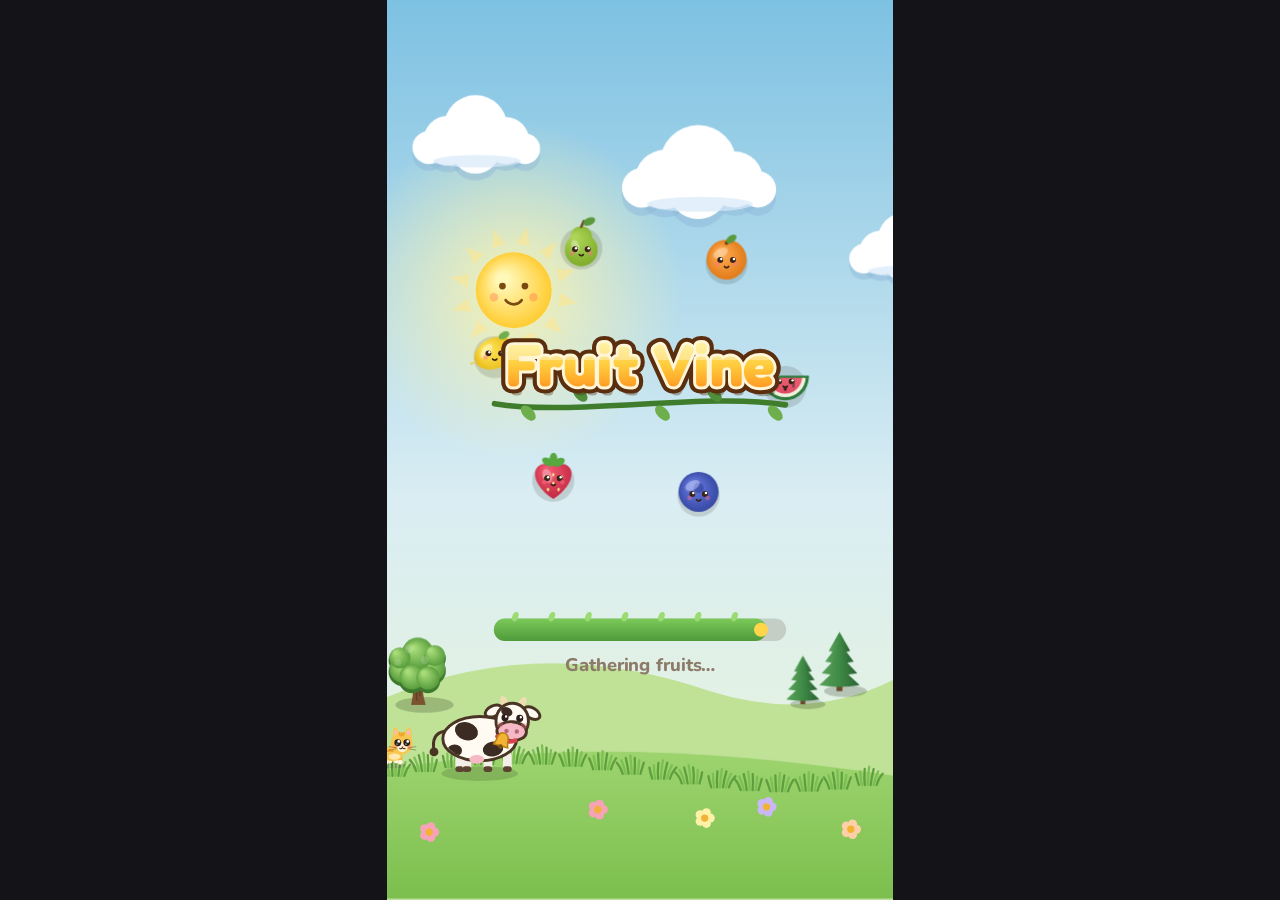
<file: index.html>
<!DOCTYPE html>
<html lang="tr">
<head>
<meta charset="utf-8">
<meta name="viewport" content="width=device-width, initial-scale=1, maximum-scale=1, user-scalable=no, viewport-fit=cover">
<meta name="apple-mobile-web-app-capable" content="yes">
<meta name="mobile-web-app-capable" content="yes">
<meta name="apple-mobile-web-app-status-bar-style" content="black-translucent">
<meta name="apple-mobile-web-app-title" content="Fruit Vine">
<meta name="theme-color" content="#58a23c">
<title>Fruit Vine</title>
<link rel="stylesheet" href="fonts/fonts.css">
<link rel="manifest" href="manifest.webmanifest">
<link rel="icon" type="image/png" href="icons/icon-192.png">
<link rel="apple-touch-icon" href="icons/apple-touch-icon.png">
<style>
:root{--bg:#141418;box-sizing:border-box;padding-top:env(safe-area-inset-top,0px);padding-bottom:env(safe-area-inset-bottom,0px)}
html{scroll-padding-top:env(safe-area-inset-top,0px)}
html,body{height:100%;margin:0;background:var(--bg)}
body{height:100vh;height:100dvh;overscroll-behavior:none;-webkit-touch-callout:none;-webkit-tap-highlight-color:transparent}
body{display:flex;align-items:center;justify-content:center;overflow:hidden;touch-action:none;user-select:none;-webkit-user-select:none}
canvas{display:block;touch-action:none}
</style>
</head>
<body>
<canvas id="cv"></canvas>
<script>
/* =================== CONSTANTS =================== */
let H=640,BY=136,EX=0;
const DEV=/[?&]test\b/.test(location.search); // PWA: ?test ile test modu // test kolaylığı: mağaza sürümünde false yapılacak
const W=360,COLS=7,ROWS=9,CS=44,BX=(W-COLS*CS)/2,FR=13,NREG=6,MAXL=5,REGEN=20*60*1000,KEY='fruit-vine-v9',BALE=8;
const INK='#4a3524',MUTE='#8d7b6a',GREEN='#58a23c',DF='Fredoka,"Baloo 2",Nunito,system-ui,sans-serif';
const JUICE=['#4b5fc4','#e0405a','#f4d03f','#9bc53d','#f28c28','#ef6a7c','#c81e3a','#a3203f'];
/* each tier has its own board RNG: bias = chance a fruit copies its neighbour (more clusters = easier) */
const TIERS=[
  {n:'Kolay',  c:'#4fa33a',bias:.26,brk:false},
  {n:'Orta',   c:'#e0952a',bias:.155,brk:true},
  {n:'Zor',    c:'#e0663a',bias:.085,brk:true},
  {n:'Çok Zor',c:'#c1344f',bias:.043,brk:true}
];
const tierOf=i=>{const w=Math.floor(i/4),p=i%4;return w===0?(p<2?0:1):p;};
const worldOf=i=>Math.floor(i/4);
const FUN=[{secs:45,nc:4,sp:0.025,pre:2,s:[2700,3400,4000]},{secs:50,nc:4,sp:0.028,pre:3,s:[3200,4000,4800]},{secs:55,nc:5,sp:0.03,pre:3,s:[3300,4100,4900]},{secs:60,nc:5,sp:0.032,pre:3,s:[3400,4300,5000]},{secs:60,nc:5,sp:0.034,pre:4,s:[3500,4400,5200]},
  {secs:65,nc:5,sp:0.036,pre:4,s:[3800,5200,6200]},{secs:70,nc:5,sp:0.038,pre:4,s:[4000,5300,6400]},{secs:70,nc:5,sp:0.04,pre:4,s:[4200,5600,7100]},{secs:75,nc:5,sp:0.042,pre:5,s:[4800,6400,7900]},{secs:75,nc:5,sp:0.044,pre:5,s:[4900,6500,8300]},
  {secs:80,nc:5,sp:0.046,pre:5,s:[5300,7100,9000]},{secs:80,nc:5,sp:0.048,pre:5,s:[5400,7200,9200]},{secs:85,nc:5,sp:0.05,pre:6,s:[6200,8300,11000]},{secs:90,nc:5,sp:0.052,pre:6,s:[6500,9100,11200]},{secs:90,nc:5,sp:0.055,pre:6,s:[6900,9600,12100]}];
let funMode=false,funK=0,funTime=0,funTotal=1,funEnd=false,funTick=0,funStars=0,funNewBest=false,funCoins=0,portal=null;
const FS=()=>save.fun||(save.fun={stars:[],best:[],unl:1});
const K5=()=>funMode?4:5,K7=()=>funMode?6:7;
const WORLDS=[
  {n:'Bahçe',       board:'#f3e3c0',bg:'#e8f1d8',map:'#cfe8b2',
   line:"Papatya, köyün Meyve Şenliği için sepet dolduracak. İlk durak güneşli bahçe. Aynı meyveleri sarmaşıkla bağla, sepeti doldur!"},
  {n:'Çayır',       board:'#ecefc6',bg:'#e6f0d0',map:'#bfe39a',
   line:"Bahçeden sonra yemyeşil çayır! Koyunlar otluyor, tavşanlar zıplıyor, yel değirmeni dönüyor. Saman balyalarının yanında eşleşme yap, balyalar sepete gitsin."},
  {n:'Orman',       board:'#c9dfc0',bg:'#d5e6cf',map:'#8fc282',
   line:"Yol sarmaşıklı, serin bir ormana uzanıyor. Ağaç kütükleri yolu kesmiş; yanlarında eşleşme yaparak yolu aç."},
  {n:'Nehir Kıyısı',board:'#d6e8ee',bg:'#e0eef2',map:'#bfe0c8',
   line:"Şırıl şırıl bir nehir! Papatya köprüden geçecek, ördekler selam veriyor. Bazı meyveler su balonlarında; yanlarında eşleşme yap, balonlar patlasın."},
  {n:'Karlı Dağ',   board:'#d7e6f2',bg:'#e3edf5',map:'#dcebf6',
   line:"Karlı dağa tırmanış! Buz kalın, hamleler sayılı. Zirveyi geçince yol yepyeni diyarlara uzanıyor."},
  {n:'Lav Çukuru',  board:'#f0ddd3',bg:'#f3e3db',map:'#c49a8b',
   line:"Dağın ardında sıcacık bir volkan vadisi! Yanardağlar hafif hafif püskürüyor. Kızgın kayaların yanında eşleşme yap, yolu aç."},
  {n:'Çöl',         board:'#f7e8c6',bg:'#fbf0d6',map:'#efd29a',
   line:"Lav Çukuru'nu geçince uçsuz bucaksız bir çöl! Kaktüsler yolu kapatmış, akrepler ve kertenkeleler etrafta. Kaktüslerin yanında eşleşme yap."},
  {n:'Kutup',       board:'#dcebf6',bg:'#e9f3fa',map:'#e2eff8',
   line:"Son durak buz gibi kutup! Penguenler kayıyor, kutup ayıları selam veriyor. Buzları kır; Papatya'nın zili çalsın, şenlik başlasın!"}
];
const LEVELS=[
  {nc:3,moves:8, goals:{0:18},tip:'Aynı meyveleri parmağınla sürükle'},
  {nc:3,moves:8, goals:{0:18,1:16}},
  {nc:4,moves:11,goals:{0:18,1:16}},
  {nc:4,moves:10,goals:{1:18,3:16}},
  {nc:4,moves:13,goals:{0:18,2:16},bale:4,tip:'Yeni: Saman balyası! Yanında eşleşme yap'},
  {nc:4,moves:13,goals:{1:18,3:16},bale:6},
  {nc:5,moves:17,goals:{0:18,4:16},bale:6},
  {nc:5,moves:16,goals:{2:18,3:16,4:16},bale:4},
  {nc:5,moves:18,goals:{0:18,2:16,4:16},bale:4,tip:'Yeni: Kütük! Yanında eşleşme yap'},
  {nc:5,moves:18,goals:{1:18,3:16,4:16},bale:5},
  {nc:5,moves:18,goals:{0:18,1:18,2:16},bale:6},
  {nc:5,moves:15,goals:{1:18,2:16},bale:7},
  {nc:6,moves:28,goals:{0:18,2:16,4:16},ice:3,lay:1,tip:'Yeni: karpuz dilimi ve su balonları!'},
  {nc:6,moves:23,goals:{1:18,3:16,5:14},ice:2,lay:1,bale:5},
  {nc:6,moves:23,goals:{0:18,1:16,5:14},ice:4,lay:2,tip:'Çift balon: iki kez patlatman gerek'},
  {nc:6,moves:22,goals:{2:18,4:16,5:14},ice:3,lay:2,bale:6},
  {nc:6,moves:28,goals:{0:18,2:16,4:16},ice:5,lay:2,tip:'Yeni: Buz! Kalın buz iki kez çözülür'},
  {nc:6,moves:25,goals:{1:18,3:16,4:16,5:14},ice:4,lay:2},
  {nc:6,moves:24,goals:{0:18,1:16,2:16,5:14},ice:5,lay:2},
  {nc:6,moves:24,goals:{0:18,1:18,3:16,5:16},ice:6,lay:2},
  {nc:6,moves:26,goals:{0:18,3:18,5:16},bale:6,tip:'Yeni: Volkanik kaya! Yanında eşleşme yap'},
  {nc:6,moves:27,goals:{1:20,2:18,4:18},bale:7},
  {nc:6,moves:23,goals:{0:18,1:18,5:16},bale:8},
  {nc:6,moves:25,goals:{2:20,3:18,4:18},bale:9},
  {nc:6,moves:26,goals:{0:20,4:18,5:16},bale:6,tip:'Yeni: Kaktüs! Yanında eşleşme yap'},
  {nc:6,moves:26,goals:{1:20,3:20,5:16},bale:8},
  {nc:6,moves:27,goals:{0:20,2:20,4:18},bale:9},
  {nc:6,moves:24,goals:{1:20,3:18,5:18},bale:10},
  {nc:6,moves:28,goals:{0:20,1:18,5:16},ice:6,lay:1,tip:'Yeni: Kutup buzu! Kalın buzlar iki kez kırılır'},
  {nc:6,moves:28,goals:{2:20,3:18,4:18},ice:7,lay:2},
  {nc:6,moves:28,goals:{0:20,4:20,5:16},ice:8,lay:2,bale:3},
  {nc:6,moves:27,goals:{1:20,2:20,3:18},ice:8,lay:2,bale:4}
];
const PRICE={wind:150,mel:220,bask:180,life:300,cont:180};
const PACKS=[{c:100,tl:10,n:'Bir avuç'},{c:280,tl:25,n:'Küçük kese'},{c:600,tl:50,n:'Dolu sepet',tag:'Popüler'},
  {c:1300,tl:100,n:'Meyve arabası',tag:'+%10'},{c:2800,tl:200,n:'Koca ambar',tag:'En iyi değer'},{c:6000,tl:400,n:'Şenlik sandığı',tag:'+%25'}];
const STARTER={c:200,tl:30,n:'Başlangıç paketi',starter:true};
const DAILY=[{c:5},{c:8},{c:10,b:'wind'},{c:12},{c:15},{c:20},{c:30,b:'bask'}];
const ACH=[
  {id:'first', n:'İlk Adım',        d:'İlk bölümü geç',               r:6, p:()=>[save.stats.wins,1]},
  {id:'chain8',n:'Uzun Sarmaşık',   d:'Tek hamlede 8 meyve bağla',    r:12,p:()=>[save.stats.maxChain,8]},
  {id:'sq5',   n:'Kare Ustası',     d:'5 kare kapat',                 r:12,p:()=>[save.stats.squares,5]},
  {id:'bale30',n:'Saman Toplayıcı', d:'30 saman balyası topla',       r:15,p:()=>[save.stats.bales,30]},
  {id:'ice20', n:'Engel Avcısı',    d:'20 engel temizle',                   r:15,p:()=>[save.stats.ice,20]},
  {id:'spec10',n:'Kiraz Bahçesi',   d:'10 özel meyve oluştur',        r:15,p:()=>[save.stats.specials,10]},
  {id:'star30',n:'Yıldız Avcısı',   d:'30 yıldız topla',              r:18,p:()=>[starsTotal(),30]},
  {id:'w1',    n:'Bahçe Tamam',     d:'Bahçe dünyasını bitir',        r:12,p:()=>[Math.min(save.unlocked-1,4),4]},
  {id:'w4',    n:'Nehri Geçtin',    d:'Nehir Kıyısı dünyasını bitir', r:25,p:()=>[Math.max(0,Math.min(4,save.unlocked-13)),4]},
  {id:'all',   n:'Şenlik Başladı',  d:'Tüm bölümleri bitir',          r:37,p:()=>[(save.stars[LEVELS.length-1]||0)>0?1:0,1]},
  {id:'moo',   n:'Möö!',            d:"Papatya'ya 10 kez dokun",      r:6, p:()=>[save.stats.cowTaps,10]},
  {id:'flee',  n:'Utangaç İnek',    d:"Papatya'yı kaçır",             r:6, p:()=>[save.stats.flees,1]},
  {id:'combo3',n:'Kombo Ustası',    d:'Tek hamlede KOMBO x3 yap',     r:15,p:()=>[save.stats.maxCombo||0,3]},
  {id:'super3',n:'Süper Güç',       d:'3 kez SÜPER BOOM yap',         r:15,p:()=>[save.stats.superB||0,3]},
  {id:'mega1', n:'Mega Patlama',    d:'Bir MEGA BOOM yap',            r:20,p:()=>[save.stats.mega||0,1]},
  {id:'fast',  n:'Şimşek Parmak',   d:'Bir bölümü 30 saniyede bitir', r:12,p:()=>[save.stats.fastWin||0,1]},
  {id:'stars60',n:'Yıldız Toplayıcı',d:'60 yıldız topla',             r:25,p:()=>[starsTotal(),60]},
  {id:'chest3',n:'Hazine Avcısı',   d:'3 yıldız sandığı aç',          r:20,p:()=>[save.stats.chests||0,3]},
  {id:'w6',    n:'Lav Ustası',      d:'Lav Çukuru dünyasını bitir',   r:25,p:()=>[worldDone(5),1]},
  {id:'w7',    n:'Çöl Gezgini',     d:'Çöl dünyasını bitir',          r:25,p:()=>[worldDone(6),1]},
  {id:'w8',    n:'Kutup Kâşifi',    d:'Kutup dünyasını bitir',        r:30,p:()=>[worldDone(7),1]},
  {id:'fun3',  n:'Lunapark Yıldızı',d:"Eğlence Diyarı'nda 3 yıldız al",r:15,p:()=>[FS().stars.some(v=>v>=3)?1:0,1]},
  {id:'fun15', n:'Eğlence Kralı',   d:"Eğlence Diyarı'nı bitir",      r:30,p:()=>[FS().stars.filter(v=>v>0).length,15]},
  {id:'pet20', n:'Kedi Dostu',      d:"Minik'i 20 kez sev",           r:10,p:()=>[save.stats.pets||0,20]}
];
const worldDone=w=>(save.stars[4*w+3]||0)>0?1:0;
const worldStars=w=>{let n=0;for(let i=4*w;i<4*w+4;i++)n+=save.stars[i]||0;return n;};
const CHEST_T=[{need:6,c:20,b:['wind']},{need:12,c:50,b:['mel','bask']}];
const chestReadyW=w=>{const cl=(save.starChest||{})[w]||0,ws=worldStars(w);return cl<2&&ws>=CHEST_T[cl].need;};

const EN={"Oyna": "Play", "Bölüm": "Level", "hamle": "moves", "puan": "points", "Devam": "Continue", "Devam et": "Resume", "Tekrar oyna": "Play again", "Tekrar dene": "Try again", "Haritaya dön": "Back to map", "Duraklatıldı": "Paused", "Yeniden başla": "Restart", "Çıkmak 1 can götürür": "Leaving costs 1 life", "Olmadı": "Out of moves", "Hamlelerin bitti": "You ran out of moves", "1 can gitti": "1 life lost", "devam edersen geri gelir": "continue to get it back", "Reklam izle: +5 hamle": "Watch ad: +5 moves", "Reklam hakkı bitti": "No ads left today", "Reklam izle": "Watch ad", "Bölüm geçildi": "Level complete", "Şenlik başladı!": "The festival begins!", "Yeni rekor!": "New record!", "Hedefler": "Goals", "Kolay": "Easy", "Orta": "Medium", "Zor": "Hard", "Çok Zor": "Very Hard", "Bahçe": "Garden", "Çayır": "Meadow", "Orman": "Forest", "Nehir Kıyısı": "Riverside", "Karlı Dağ": "Snowy Peak", "Mağaza": "Shop", "Başarımlar": "Achievements", "Profil": "Profile", "Ayarlar": "Settings", "Günlük": "Daily", "Sandık": "Chest", "Görevler": "Quests", "Ücretsiz": "Free", "Meyveleri birleştir": "Match the fruits", "Zeka oyunu": "Puzzle game", "Dolu": "Full", "Müzik": "Music", "Efektler": "Sound effects", "Titreşim": "Vibration", "Dil": "Language", "Nasıl oynanır": "How to play", "Hesap ve profil": "Account & profile", "Hesap oluştur": "Create account", "İlerlemeyi sıfırla": "Reset progress", "Gizlilik politikası": "Privacy policy", "Kullanım koşulları": "Terms of use", "Destek": "Support", "Simgeler: Font Awesome (CC BY 4.0)": "Icons: Font Awesome (CC BY 4.0)", "Rüzgar": "Wind", "Karpuz": "Watermelon", "Sepet": "Basket", "Can doldur": "Refill lives", "Meyveleri karıştırır": "Shuffles the fruits", "3×3 alanı patlatır": "Blasts a 3×3 area", "+3 hamle verir": "Gives +3 moves", "Tüm canlar dolar": "Refills all lives", "Güçler": "Boosters", "Altın paketleri": "Coin packs", "Başlangıç paketi": "Starter pack", "Tek seferlik özel teklif": "One-time special offer", "Alındı": "Owned", "Bir avuç": "A handful", "Küçük kese": "Small pouch", "Dolu sepet": "Full basket", "Meyve arabası": "Fruit cart", "Koca ambar": "Big barn", "Şenlik sandığı": "Festival chest", "Popüler": "Popular", "En iyi değer": "Best value", "Gerçek parayla satın almalar uygulama sürümünde Google Play ve App Store üzerinden yapılır.": "Real-money purchases are made through Google Play and the App Store in the app version.", "Ödeme uygulama sürümünde Google Play ve App Store üzerinden alınır. Bu önizlemede gerçek ödeme yapılmaz.": "Payment is handled by Google Play and the App Store in the app version. No real payment is taken in this preview.", "Tamam": "OK", "Kapat": "Close", "Al": "Claim", "Aç": "Open", "Evet": "Yes", "Vazgeç": "Cancel", "Başla": "Start", "Harika!": "Great!", "Anladım": "Got it", "Sıfırla": "Reset", "Çık": "Leave", "Yakında": "Soon", "İlk Adım": "First Step", "İlk bölümü geç": "Complete the first level", "Uzun Sarmaşık": "Long Vine", "Tek hamlede 8 meyve bağla": "Link 8 fruits in one move", "Kare Ustası": "Square Master", "5 kare kapat": "Close 5 squares", "Saman Toplayıcı": "Hay Collector", "30 saman balyası topla": "Collect 30 hay bales", "Buz Kıran": "Ice Breaker", "20 buz çöz": "Melt 20 ice", "Kiraz Bahçesi": "Cherry Orchard", "10 özel meyve oluştur": "Create 10 special fruits", "Yıldız Avcısı": "Star Hunter", "30 yıldız topla": "Collect 30 stars", "Bahçe Tamam": "Garden Done", "Bahçe dünyasını bitir": "Finish the Garden world", "Nehri Geçtin": "River Crossed", "Nehir Kıyısı dünyasını bitir": "Finish the Riverside world", "Şenlik Başladı": "Festival Time", "Tüm bölümleri bitir": "Finish all levels", "Möö!": "Moo!", "Papatya'ya 10 kez dokun": "Tap Daisy 10 times", "Utangaç İnek": "Shy Cow", "Papatya'yı kaçır": "Make Daisy run away", "60 meyve topla": "Collect 60 fruits", "2 bölüm geç": "Complete 2 levels", "6’lı zincir yap": "Make a chain of 6", "2 kare kapat": "Close 2 squares", "5 buz çöz": "Melt 5 ice", "2 özel meyve yap": "Make 2 special fruits", "6 saman balyası topla": "Collect 6 hay bales", "Günlük görevler": "Daily quests", "Günlük Ödül": "Daily Reward", "Ödülü al": "Claim reward", "Yarın gel": "Come back tomorrow", "Her gün gir, seriyi büyüt. 7. gün büyük ödül!": "Play every day to grow your streak. Big reward on day 7!", "Haftalık sandık": "Weekly chest", "İçinde: 1 can, 15 altın, 1 Rüzgar": "Inside: 1 life, 15 coins, 1 Wind", "Her pazartesi yeni sandık": "A new chest every Monday", "+1 can": "+1 life", "Ödüllü reklam": "Rewarded ad", "Önizleme: uygulamada burada": "Preview: in the app a real", "gerçek ödüllü reklam oynar": "rewarded ad plays here", "Bugünlük reklam hakkı bitti": "No more ads today", "Yarın yine gel": "Come back tomorrow", "Canlar": "Lives", "Canların dolu": "Your lives are full", "Her 20 dakikada 1 can dolar": "1 life refills every 20 minutes", "Hepsini doldur": "Refill all", "Aynı meyveleri sürükleyerek bağla. En az 2 meyve.": "Drag to link matching fruits. At least 2.", "Kare kapatırsan tüm küme toplanır.": "Close a square to collect the whole group.", "5+ zincir kiraz, 7+ nar yapar. Köşedeki meyveyle bağla, patlasın!": "5+ chain: cherry, 7+: pomegranate. Link it with the fruit in its corner!", "Buzlu meyvenin yanında eşleşme yap, buz çözülsün.": "Match next to a frozen fruit to melt the ice.", "Aynı meyveleri parmağınla sürükle": "Drag your finger across matching fruits", "Yeni: Saman balyası! Yanında eşleşme yap": "New: hay bales! Match next to them", "Yeni: Buz! Yanında eşleşme yap": "New: ice! Match next to it", "Yeni meyve: karpuz dilimi!": "New fruit: watermelon slice!", "Kalın buz: iki kez çözmek gerek": "Thick ice: melt it twice", "Aynı meyveleri sürükleyerek bağla!": "Drag to link matching fruits!", "Bölüm tamam!": "Level complete!", "Meyve yağmuru!": "Fruit shower!", "Son 3 hamle!": "Last 3 moves!", "Rüzgar!": "Wind!", "Muhteşem!": "Amazing!", "SÜPER!": "SUPER!", "Kiraz oluştu!": "Cherry made!", "Nar oluştu!": "Pomegranate made!", "Köşesindeki meyveyle bağla, patlasın": "Link it with the fruit shown in its corner", "Karpuz: bir yere dokun, 3×3 patlasın": "Watermelon: tap a spot to blast 3×3", "Hamle kalmadı": "No moves left", "Meyveler karıştırıldı": "Fruits shuffled", "Satın alındı": "Purchased", "Yetersiz altın": "Not enough coins", "Bölüm geçerek altın kazan": "Earn coins by completing levels", "Canlar doldu": "Lives refilled", "Giriş yapıldı": "Signed in", "İlerlemen bulutla eşitlendi": "Progress synced to the cloud", "Çıkış yapıldı": "Signed out", "Misafir olarak devam ediyorsun": "Continuing as a guest", "Günlük ödül alındı": "Daily reward claimed", "Bulut kaydı yüklendi": "Cloud save loaded", "İlerlemen bu cihaza geldi": "Your progress is now on this device", "Papatya yola devam ediyor": "Daisy keeps walking", "İlerleme sıfırlandı": "Progress reset", "Giriş tamamlanmadı": "Sign-in not completed", "Tekrar deneyebilirsin": "You can try again", "Hesabını oluştur": "Create your account", "İlerlemen bulutta güvende": "Progress saved to the cloud", "Tüm cihazlarında devam et": "Continue on all your devices", "Liderlik tablosunda yarış": "Compete on the leaderboard", "Hoş geldin: 60 altın + Rüzgar": "Welcome gift: 60 coins + Wind", "Claude hesabınla devam et": "Continue with Claude account", "Google ile giriş yap": "Sign in with Google", "Apple ile giriş yap": "Sign in with Apple", "E-postayla giriş bağlantısı al": "Get a sign-in link by email", "Giriş yapmadan devam et": "Continue without signing in", "Bu önizlemede bulut kaydı Claude hesabınla çalışır": "In this preview, cloud save uses your Claude account", "Google ve Apple girişi uygulama sürümünde çalışır": "Google and Apple sign-in work in the app version", "Bu önizleme bir web sayfası olduğu için bu yöntem burada çalışamaz. İlerlemen yine de bu cihazda kayıtlı.": "This preview is a web page, so this method can't work here. Your progress is still saved on this device.", "Claude hesabıyla bulut kaydı": "Cloud save with Claude", "Uygulama sürümünde telefonunda açık Google hesabınla tek dokunuşla girersin. Açık hesap yoksa hesabını seçer ya da e-postana gelen bağlantıyla girersin.": "In the app you sign in with one tap using the Google account on your phone. If none is signed in, pick an account or use the link sent to your email.", "Uygulama sürümünde iPhone’undaki Apple kimliğinle (iCloud) ve Game Center ile tek dokunuşla girersin.": "In the app you sign in with one tap using your iPhone's Apple ID (iCloud) and Game Center.", "Uygulama sürümünde e-posta adresini yazarsın; gelen tek kullanımlık bağlantıya dokununca hesabın açılır.": "In the app you enter your email, then tap the one-time link you receive to sign in.", "Hoş geldin!": "Welcome!", "ve 1 Rüzgar gücü": "and 1 Wind booster", "İlerlemen artık bulutta güvende.": "Your progress is now safe in the cloud.", "Misafir": "Guest", "Oyuncu": "Player", "İlerleme sadece bu cihazda": "Progress only on this device", "Yıldız": "Stars", "En uzun zincir": "Longest chain", "Kare": "Squares", "Saman balyası": "Hay bales", "Möö": "Moos", "Buz çözüldü": "Ice melted", "Çıkış yap": "Sign out", "Claude hesabı": "Claude account", "bağlantı bekleniyor": "waiting for connection", "bulutta kayıtlı": "saved to cloud", "Hesabından çıkmak istediğine emin misin? İlerlemen bu cihazda kalır ama artık buluta kaydedilmez.": "Are you sure you want to sign out? Your progress stays on this device but won't be saved to the cloud.", "Bölümden çık": "Leave level", "Bölümden çıkarsan 1 can gider.": "Leaving the level costs 1 life.", "Baştan başlamak 1 can götürür.": "Restarting costs 1 life.", "Tüm yıldızlar, altınlar, güçler ve açılan bölümler silinecek.": "All stars, coins, boosters and unlocked levels will be deleted.", "Emin misin?": "Are you sure?", "Bu işlem geri alınamaz.": "This can't be undone.", "Meyveler toplanıyor…": "Gathering fruits…", "Hazır!": "Ready!", "BENEKLİ": "SPOT", "hav!": "woof!", "Haftalık": "Weekly", "Papatya, köyün Meyve Şenliği için sepet dolduracak. İlk durak güneşli bahçe. Aynı meyveleri sarmaşıkla bağla, sepeti doldur!": "Daisy is filling a basket for the village Fruit Festival. First stop: the sunny garden. Link matching fruits with the vine and fill the basket!", "Bahçeden sonra yemyeşil çayır! Koyunlar otluyor, tavşanlar zıplıyor, yel değirmeni dönüyor. Saman balyalarının yanında eşleşme yap, balyalar sepete gitsin.": "After the garden comes a green meadow! Sheep are grazing, bunnies are hopping and the windmill turns. Match next to hay bales to collect them.", "Yol sarmaşıklı, serin bir ormana uzanıyor. Ağaç kütükleri yolu kesmiş; yanlarında eşleşme yaparak yolu aç.": "The road leads into a cool forest. Some fruits are frozen here. Match next to them to melt the ice.", "Şırıl şırıl bir nehir! Papatya köprüden geçecek, ördekler selam veriyor. Bazı meyveler su balonlarında; yanlarında eşleşme yap, balonlar patlasın.": "A babbling river! Daisy crosses the bridge while the ducks wave hello. Every fruit is here, so link carefully.", "Karlı dağa tırmanış! Buz kalın, hamleler sayılı. Zirveyi geçince yol yepyeni diyarlara uzanıyor.": "Last stop: the snowy peak. The ice is thick and moves are few. Ring Daisy's bell and let the festival begin!","Kirazı patlatmak için": "To pop the cherry", "Narı patlatmak için": "To pop the pomegranate", "yaban mersini": "a blueberry", "çilek": "a strawberry", "limon": "a lemon", "armut": "a pear", "portakal": "an orange", "karpuz": "a watermelon slice","Yeni: Sarmaşık! Yanında eşleşme yap": "New: vines! Match next to them", "Yeni: karpuz dilimi ve su balonları!": "New: watermelon slices and water bubbles!", "Çift balon: iki kez patlatman gerek": "Double bubble: pop it twice", "Yeni: Buz! Kalın buz iki kez çözülür": "New: ice! Thick ice melts in two hits", "Yol sarmaşıklı, serin bir ormana uzanıyor. Ağaç kütükleri yolu kesmiş; yanlarında eşleşme yaparak yolu aç.": "The road leads into a cool forest. Vines have wrapped around some fruits here. Match next to them to set them free.", "Şırıl şırıl bir nehir! Papatya köprüden geçecek, ördekler selam veriyor. Bazı meyveler su balonlarında; yanlarında eşleşme yap, balonlar patlasın.": "A babbling river! Daisy crosses the bridge while the ducks wave hello. Some fruits are inside water bubbles; match next to them to pop the bubbles.", "Engel Avcısı": "Obstacle Hunter", "20 engel temizle": "Clear 20 obstacles", "5 engel temizle": "Clear 5 obstacles", "Sarmaşık, balon ya da buzla kaplı meyvenin yanında eşleşme yap.": "Match next to fruits covered by vines, bubbles or ice.","Yeni: Kütük! Yanında eşleşme yap": "New: tree stumps! Match next to them", "Yol sarmaşıklı, serin bir ormana uzanıyor. Ağaç kütükleri yolu kesmiş; yanlarında eşleşme yaparak yolu aç.": "The road winds into a cool, vine-covered forest. Tree stumps block the way; match next to them to clear the path.","Test modu": "Test mode", "+10 Karpuz": "+10 Watermelon","5+ zincir kiraz, 7+ nar yapar. Yanındaki bir meyveyle bağla, patlasın!": "5+ chain: cherry, 7+: pomegranate. Link it with any neighbour to pop it!", "Yanındaki herhangi bir meyveyle bağla": "Link it with any fruit next to it", "yanındaki bir meyveyle bağla": "link it with any fruit next to it", "Aynı meyveleri sürükleyerek bağla, çapraz da olur.": "Drag to link matching fruits, diagonals too.","SÜPER BOOM!": "SUPER BOOM!", "ÇİFT BOOM!": "DOUBLE BOOM!", "ÜÇLÜ BOOM!": "TRIPLE BOOM!", "DÖRTLÜ BOOM!": "QUAD BOOM!", "KİRAZ KOMBOSU!": "CHERRY COMBO!", "NAR KOMBOSU!": "POMEGRANATE COMBO!", "Yeni rekor süre!": "New best time!","Volkan": "Volcano", "Lav Çukuru": "Lava Pit", "Büyük macera bitti!": "Adventure complete!", "Sıradaki macera:": "Next adventure:", "Yola çık!": "Let's go!", "Çiftliğe dön": "Back to the farm", "Papatya bahçedeki bütün meyveleri topladı, karnını da güzelce doyurdu. Ama canı taze, yemyeşil otlar istiyor! Uzaklarda rüzgârda dalgalanan kocaman bir çayır görünüyor.": "Daisy gathered every fruit in the garden and ate her fill. But now she's craving fresh, green grass! Far away, a huge meadow is rippling in the wind.", "Çayırın otları çok lezzetliydi ama koyunlar her köşeyi kapmıştı. Papatya kendine sakin, gölgeli bir yer arıyor. Ağaçların arasından serin bir esinti geliyor...": "The meadow grass was delicious, but the sheep had claimed every corner. Daisy is looking for a quiet, shady spot. A cool breeze is drifting out of the trees...", "Ormanın gölgesi güzeldi ama Papatya çok susadı! Kuşlar ona şırıl şırıl akan bir nehrin yolunu gösterdi. Nehir kıyısında otlar hem taze hem de bol.": "The forest shade was lovely, but Daisy got very thirsty! The birds showed her the way to a babbling river. The grass on the riverbank is fresh and plentiful.", "Papatya nehirden kana kana su içti. Karşı kıyıdan bakınca karla kaplı bir dağ gördü. 'Acaba zirvede otlar nasıldır?' diye merak etti, zili çınladı ve yola koyuldu.": "Daisy drank her fill from the river. Looking across, she spotted a snow-covered mountain. 'I wonder what the grass is like at the top?' Her bell jingled and off she went.", "Dağın tepesi buz gibiydi, Papatya'nın burnu bile üşüdü! Aşağıda sıcacık dumanlar tüten bir vadi var. 'Biraz ısınmak iyi gelir' dedi ve yokuş aşağı indi.": "The mountaintop was freezing; even Daisy's nose got cold! Down below lies a valley with warm smoke rising. 'A little warmth would be nice,' she said, and headed downhill.", "Lav Çukuru fazlasıyla sıcaktı, Papatya'nın zili bile ısındı! Uzakta güneşin altında uzanan altın rengi kumlar parlıyor. Belki bir vahada taze ot vardır...": "The Lava Pit was far too hot; even Daisy's bell warmed up! In the distance, golden sand shimmers under the sun. Maybe there's fresh grass at an oasis...", "Çölde kaktüsten başka ot yoktu ama vahanın suyu harikaydı. Papatya serinlemek istiyor. Kuzeyden buz gibi bir rüzgâr esti; penguenler onu çağırıyor!": "The desert had nothing but cacti, but the oasis water was wonderful. Daisy wants to cool off. An icy wind blows from the north; the penguins are calling her!", "Papatya bahçeleri, çayırları, ormanları, nehirleri, karlı dağları, Lav Çukuru'nu, çölü ve kutbu dolaştı; her yerde yeni arkadaşlar edindi. Ama hiçbir yerin otu çiftliğindeki kadar tatlı değildi. Artık vakti geldi: Papatya çiftliğine geri dönüyor ve en sevdiği çayırda mutlu mutlu otlamaya devam ediyor. Teşekkürler!": "Daisy roamed the gardens, meadows, forests, rivers, snowy peaks, the Lava Pit, the desert and the pole, making new friends everywhere. But nowhere was the grass as sweet as on her farm. Now the time has come: Daisy is heading back to her farm to happily graze in her favourite meadow. Thank you!", "Çöl": "Desert", "Kutup": "Polar", "Karlı dağa tırmanış! Buz kalın, hamleler sayılı. Zirveyi geçince yol yepyeni diyarlara uzanıyor.": "Up the snowy peak! The ice is thick and moves are few. Past the summit, the road leads to brand-new lands.", "Dağın ardında sıcacık bir volkan vadisi! Yanardağlar hafif hafif püskürüyor. Kızgın kayaların yanında eşleşme yap, yolu aç.": "Beyond the mountain lies a warm volcano valley! The volcanoes puff gently. Match next to the hot rocks to clear the way.", "Lav Çukuru'nu geçince uçsuz bucaksız bir çöl! Kaktüsler yolu kapatmış, akrepler ve kertenkeleler etrafta. Kaktüslerin yanında eşleşme yap.": "Past the Lava Pit, an endless desert! Cacti block the road, with scorpions and lizards all around. Match next to the cacti.", "Son durak buz gibi kutup! Penguenler kayıyor, kutup ayıları selam veriyor. Buzları kır; Papatya'nın zili çalsın, şenlik başlasın!": "Last stop: the icy pole! Penguins slide and polar bears wave hello. Break the ice; let Daisy's bell ring and the festival begin!", "Yeni: Volkanik kaya! Yanında eşleşme yap": "New: volcanic rocks! Match next to them", "Yeni: Kaktüs! Yanında eşleşme yap": "New: cacti! Match next to them", "Yeni: Kutup buzu! Kalın buzlar iki kez kırılır": "New: polar ice! Thick ice breaks in two hits", "Her şey dolduruldu": "Everything topped up","Eğlence Diyarı": "Fun Land", "Eğlence": "Fun", "Bol kiraz, bol nar, bol kombo!": "Loads of cherries, pomegranates and combos!", "Can harcamaz": "No lives needed", "Vazgeç": "Cancel", "Süre doldu!": "Time's up!", "Sonraki": "Next", "Tekrar": "Again", "Diyar": "Fun Land", "Diyara dön": "Back to Fun Land", "Kombo yap, puanı patlat!": "Combo up and blow up your score!", "sn": "s", "Eğlence Diyarı can harcamaz": "Fun Land never costs lives", "Bu dünyada": "In this world", "Bu bölümde:": "In this level:", "Aynı meyveleri parmağınla bağla, çapraz da olur. Hedefteki meyveleri topla!": "Link matching fruits with your finger, diagonals too. Collect the fruits in the goals!", "Saman balyasının yanında eşleşme yap. Kırılan balyalar hedefe sayılır.": "Match next to hay bales. Every bale you break counts toward the goal.", "Kütüklerin yanında eşleşme yap ve hepsini temizle.": "Match next to the stumps and clear them all.", "Su balonundaki meyvenin yanında eşleşme yap; balon patlar, meyve kurtulur.": "Match next to a fruit in a bubble; the bubble pops and the fruit is free.", "Buzlu meyvenin yanında eşleşme yap. Kalın buz iki kez çözülür.": "Match next to frozen fruits. Thick ice needs two hits.", "Kızgın kayaların yanında eşleşme yap, kayaları kır.": "Match next to the hot rocks to break them.", "Kaktüslerin yanında eşleşme yap, kaktüsleri topla.": "Match next to the cacti to collect them.", "Kutup buzunu kır, kar bloklarının yanında da eşleşme yap.": "Break the polar ice and match next to the snow blocks too.","Miyav!": "Meow!", "Minik": "Minik","Kombo Ustası": "Combo Master", "Tek hamlede KOMBO x3 yap": "Make a COMBO x3 in one move", "Süper Güç": "Super Power", "3 kez SÜPER BOOM yap": "Make 3 SUPER BOOMs", "Mega Patlama": "Mega Blast", "Bir MEGA BOOM yap": "Make a MEGA BOOM", "Şimşek Parmak": "Lightning Fingers", "Bir bölümü 30 saniyede bitir": "Finish a level in 30 seconds", "Yıldız Toplayıcı": "Star Collector", "60 yıldız topla": "Collect 60 stars", "Hazine Avcısı": "Treasure Hunter", "3 yıldız sandığı aç": "Open 3 star chests", "Lav Ustası": "Lava Master", "Lav Çukuru dünyasını bitir": "Finish the Lava Pit", "Çöl Gezgini": "Desert Wanderer", "Çöl dünyasını bitir": "Finish the Desert", "Kutup Kâşifi": "Polar Explorer", "Kutup dünyasını bitir": "Finish the Polar world", "Lunapark Yıldızı": "Funfair Star", "Eğlence Diyarı'nda 3 yıldız al": "Get 3 stars in Fun Land", "Eğlence Kralı": "King of Fun", "Eğlence Diyarı'nı bitir": "Finish Fun Land", "Kedi Dostu": "Cat Friend", "Minik'i 20 kez sev": "Pet Minik 20 times", "Tahtadaki bütün meyveleri karıştırır. Hamle harcamaz, sıkışınca kurtarır!": "Shuffles every fruit on the board. Costs no move and gets you unstuck!", "Önce karpuza, sonra tahtada bir meyveye dokun: etrafındaki 3x3 alanı patlatır.": "Tap the watermelon, then tap a fruit on the board: it blasts the 3x3 area around it.", "Anında +3 hamle verir. Bölümün sonunda kurtarıcıdır!": "Gives +3 moves instantly. A lifesaver at the end of a level!", "Kullan": "Use", "Sonra": "Later", "Elindeki": "You have", "Zorlanırsan güçlerini kullan!": "Stuck? Use your boosters!", "Rüzgar": "Wind", "Karpuz": "Watermelon", "Sepet": "Basket", "Alındı": "Claimed", "Kapat": "Close", "Aç": "Open", "Sandık açıldı!": "Chest opened!", "Yakında yeni diyarlar!": "New lands coming soon!", "Papatya yeni otlaklar arıyor…": "Daisy is looking for new pastures…", "Adını yaz": "Your name", "İsmin kaydedildi": "Name saved", "Misafir": "Guest", "Oyuncu": "Player", "Fruit Vine'ı sevdin mi?": "Enjoying Fruit Vine?", "Yıldızlara dokun": "Tap the stars", "Harika! Mağazada bizi değerlendirir misin? Çok yardımcı olur.": "Awesome! Would you rate us on the store? It helps a lot.", "Değerlendir": "Rate", "Neyi daha iyi yapabiliriz? Görüşün bizim için çok değerli.": "What could we do better? Your feedback means a lot.", "Görüş gönder": "Send feedback", "Daha sonra": "Later", "Teşekkürler!": "Thank you!", "Uygulama sürümünde mağaza sayfası açılır": "The store page opens in the app version", "Şans Çarkı": "Lucky Wheel", "Çark": "Wheel", "Çevir!": "Spin!", "Reklam izle: 1 çevirme daha": "Watch ad: 1 more spin", "Yarın yine gel": "Come back tomorrow", "Kazandın!": "You won!", "Her gün 1 bedava çevirme": "1 free spin every day", "Satın al": "Buy", "Satın alma tamamlandı": "Purchase complete", "Satın alma tamamlanamadı": "Purchase failed","Gizlilik ve koşullar": "Privacy & terms", "Fruit Vine kişisel veri satmaz. İlerlemen cihazında saklanır; hesap açarsan buluta yedeklenir. Reklamlar çocuklara uygun ve kişiselleştirilmemiştir. Ödemeler sadece Google Play ve App Store üzerinden yapılır.": "Fruit Vine never sells personal data. Your progress is stored on your device and backed up to the cloud if you create an account. Ads are child-safe and non-personalised. Payments go only through Google Play and the App Store.","Hesabımı sil": "Delete my account", "Hesabı sil": "Delete account", "Hesabın ve buluttaki ilerlemen kalıcı olarak silinir. Bu işlem geri alınamaz.": "Your account and cloud progress will be permanently deleted. This cannot be undone.", "Sil": "Delete", "Hesabın silindi": "Account deleted"};
const PAT=[
  [/^Bölüm (\d+)$/,m=>'Level '+m[1]],[/^(\d+) hamle$/,m=>m[1]+' moves'],[/^rekor (\d+)$/,m=>'best '+m[1]],[/^Gün (\d+)$/,m=>'Day '+m[1]],
  [/^(\d+)\. gün serisi$/,m=>'Day '+m[1]+' streak'],[/^(\d+)\/(\d+) açıldı$/,m=>m[1]+'/'+m[2]+' unlocked'],[/^(\d+) ödül bekliyor$/,m=>m[1]+' rewards waiting'],
  [/^Yeni dünya: (.+)$/,m=>'New world: '+tx(m[1])],[/^Yeni görevler: (.+)$/,m=>'New quests in '+tx(m[1])],[/^(\d+)s (\d+)d$/,m=>m[1]+'h '+m[2]+'m'],
  [/^(\d+) gün$/,m=>m[1]+(m[1]==='1'?' day':' days')],[/^Sonraki sandık (\d+) gün sonra$/,m=>'Next chest in '+m[1]+(m[1]==='1'?' day':' days')],
  [/^(.+) ile giriş$/,m=>tx(m[1])+' sign-in'],[/^(.+) ile bağlanılıyor…$/,m=>'Connecting with '+m[1]+'…'],[/^(.+) hesabı$/,m=>m[1]+' account'],
  [/^(.+) olarak devam et$/,m=>'Continue as '+m[1]],[/^Topla (\d+)$/,m=>'Claim '+m[1]],[/^\+(\d+) hamle$/,m=>'+'+m[1]+' moves'],
  [/^\+(\d+) altın( ve bir güç| ve tüm güçler)?$/,m=>'+'+m[1]+' coins'+(m[2]?(m[2].includes('tüm')?' and all boosters':' and a booster'):'')],
  [/^([\d.,]+) altın( \+ her güçten 2)?$/,m=>m[1]+' coins'+(m[2]?' + 2 of each booster':'')],[/^−(\d+) altın$/,m=>'−'+m[1]+' coins'],
  [/^Ödül için izle: (.+)$/,m=>'Watch for '+tx(m[1])],[/^Ödülü al: (.+)$/,m=>'Claim '+tx(m[1])],[/^Sonraki can: (.+)$/,m=>'Next life: '+m[1]],
  [/^kalan hamle: \+(\d+)$/,m=>'moves left: +'+m[1]],[/^(\d+) puan$/,m=>m[1]+' points'],[/^Fruit Vine · sürüm (.+)$/,m=>'Fruit Vine · version '+m[1]],[/^\+(\d+) can$/,m=>'+'+m[1]+' life'],[/^(\d+)\+ hamle kala$/,m=>m[1]+'+ moves left'],[/^(.+) ile bağla$/,m=>'link it with '+tx(m[1])],[/^(.+) tamamlandı!$/,m=>tx(m[1])+' complete!'],[/^(.+) Sandığı$/,m=>tx(m[1])+' Chest'],[/^(\d+) yıldız kaldı$/,m=>m[1]+' stars to go'],[/^(\d+) yıldızda açılır$/,m=>'Opens at '+m[1]+' stars'],[/^KOMBO x(\d+)!$/,m=>'COMBO x'+m[1]+'!'],[/^Kombo x(\d+)!$/,m=>'Combo x'+m[1]+'!'],[/^Eğlence (\d+)$/,m=>'Fun '+m[1]],[/^(\d+) sn · Puan topla!$/,m=>m[1]+' s · Score points!'],[/^En iyi: (\d+)$/,m=>'Best: '+m[1]],[/^1 yıldız için (\d+) puan gerek$/,m=>'You need '+m[1]+' points for 1 star'],[/^\+(\d+) hız bonusu$/,m=>'+'+m[1]+' speed bonus']];
const TXC=new Map();
function tx(v){
  if(v===null||v===undefined)return v;const s=String(v);if(save.lang!=='en'||!/[A-Za-zÇĞİÖŞÜçğıöşü]/.test(s))return s;
  const c=TXC.get(s);if(c!==undefined)return c;let r=EN[s];
  if(r===undefined)for(const[re,f]of PAT){const m=s.match(re);if(m){r=f(m);break;}}
  if(r===undefined&&s.includes('·'))r=s.split('·').map(q=>{const tt=q.trim();return tt?q.replace(tt,tx(tt)):q;}).join('·');
  if(r===undefined)r=s;TXC.set(s,r);return r;
}
/* =================== CANVAS =================== */
const cv=document.getElementById('cv');let ctx=cv.getContext('2d');
let QDPR=2;try{const q=parseFloat(localStorage.getItem('fv_q'));if(q>=1&&q<=2)QDPR=q;}catch(e){}
let perfAcc=0,perfN=0,SPR_RENDER=false,lastInputT=0,frameSkip=0,idleNow=false;const FSPR=new Map(),DSPR=new Map();let boardCache=null,landCache=null;
function clearSprites(){FSPR.clear();DSPR.clear();boardCache=null;landCache=null;}
function offCanvas(w,h){const c=document.createElement('canvas');c.width=Math.max(1,Math.ceil(w*scale));c.height=Math.max(1,Math.ceil(h*scale));return c;}
function renderTo(c,x0,y0,draw){const g=c.getContext('2d');g.setTransform(scale,0,0,scale,-x0*scale,-y0*scale);const pc=ctx;ctx=g;SPR_RENDER=true;try{draw();}finally{ctx=pc;SPR_RENDER=false;}}
function spr(key,w,h,ax,ay,draw,x,y){let c=DSPR.get(key);if(!c){c=offCanvas(w,h);renderTo(c,0,0,()=>draw(ax,ay));if(DSPR.size>260)DSPR.clear();DSPR.set(key,c);}ctx.drawImage(c,x-ax,y-ay,w,h);}
let scale=1;
function resize(){
  const aw=document.body.clientWidth||360,ah=document.body.clientHeight||640;
  H=Math.max(640,Math.min(800,Math.round(W*ah/aw)));EX=H-640;BY=136+Math.round(EX*.45);
  let w=aw,h=w*H/W;if(h>ah){h=ah;w=h*W/H;}
  const dpr=Math.min(window.devicePixelRatio||1,QDPR);clearSprites();cv.style.width=w+'px';cv.style.height=h+'px';cv.width=Math.round(w*dpr);cv.height=Math.round(h*dpr);scale=cv.width/W;
}
addEventListener('resize',resize);if(typeof window!=='undefined'&&window.visualViewport)window.visualViewport.addEventListener('resize',resize);addEventListener('orientationchange',()=>setTimeout(resize,250));resize();

/* =================== SAVE =================== */
const DEF={unlocked:1,stars:[],best:[],coins:40,lives:5,lifeT:0,inv:{wind:1,mel:1,bask:1},
  musicVol:.45,sfxVol:.8,vibe:true,account:null,loginSeen:false,welcomeGiven:false,avatar:1,
  storySeen:[],lastClaim:'',streak:0,ach:{},achClaimed:{},stats:{wins:0,maxChain:0,squares:0,ice:0,specials:0,cowTaps:0,bales:0,flees:0,fruits:0,chain6:0,maxCombo:0,mega:0,superB:0,fastWin:0,pets:0,chests:0},
  name:'',boostTut:{},boostHint:false,starChest:{},wheelDay:'',rated:false,ratePending:false,rateLater:false,
  tutDone:false,tipSpecial:false,cowAt:0,updated:0,starterBought:false,chestWeek:'',q:null,adDay:'',ads:{}};
let save=JSON.parse(JSON.stringify(DEF));
function mergeSave(s,old){
  const o=Object.assign(JSON.parse(JSON.stringify(DEF)),s);
  o.inv=Object.assign({},DEF.inv,s.inv||{});o.stats=Object.assign({},DEF.stats,s.stats||{});o.ach=s.ach||{};
  o.achClaimed=old?Object.assign({},s.ach||{}):(s.achClaimed||{});
  if(typeof o.musicVol!=='number')o.musicVol=DEF.musicVol;if(typeof o.sfxVol!=='number')o.sfxVol=DEF.sfxVol;
  if(old)o.account=null;
  return o;
}
try{let raw=localStorage.getItem(KEY),old=false;if(!raw){raw=localStorage.getItem('fruit-vine-v8');old=!!raw;}
  const s=JSON.parse(raw||'null');if(s)save=mergeSave(s,old);}catch(e){}
let CL={db:null,uid:null,name:'',ready:false,last:0,pushT:null};
if(!save.lifeT)save.lifeT=Date.now();
if(save.lang!=='tr'&&save.lang!=='en')save.lang=(typeof navigator!=='undefined'&&/^tr/i.test(navigator.language||''))?'tr':'en';
function persist(){save.updated=Date.now();persistLocal();cloudPush();}
function persistLocal(){try{localStorage.setItem(KEY,JSON.stringify(save));}catch(e){}}
/* ---- cloud save: real, runs on claude.ai via the artifact runtime (user + db) ---- */
async function initCloud(){
  try{
    if(typeof window==='undefined'||!window.claude||!window.claude.use)return;
    const [u,db]=await Promise.all([window.claude.use('user'),window.claude.use('db')]);
    if(!u||!db)return;const me=await u.me();if(!me||!me.id)return;
    CL.db=db;CL.uid=me.id;CL.name=me.name||'';CL.ready=true;
    if(save.account&&save.account.provider==='Claude')await cloudPull();
  }catch(e){}
}
const cloudDoc=()=>CL.db.doc('data/users/'+CL.uid+'/save');
async function cloudPull(){
  if(!CL.ready)return;
  try{const snap=await cloudDoc().get();
    if(snap.exists){const d=snap.data();if(d&&typeof d.json==='string'){const r=JSON.parse(d.json);
      const better=(r.unlocked||1)>save.unlocked||((r.unlocked||1)===save.unlocked&&(r.updated||0)>(save.updated||0));
      if(better){const keep={musicVol:save.musicVol,sfxVol:save.sfxVol,vibe:save.vibe,account:save.account};save=Object.assign(mergeSave(r,false),keep);dispCoins=save.coins;persistLocal();toast('Bulut kaydı yüklendi','İlerlemen bu cihaza geldi');}}}
    CL.last=Date.now();
  }catch(e){}
}
function cloudPush(){
  if(!CL.ready||!save.account||save.account.provider!=='Claude')return;
  clearTimeout(CL.pushT);
  CL.pushT=setTimeout(async()=>{try{await cloudDoc().set({json:JSON.stringify(save),updated:save.updated||Date.now()});CL.last=Date.now();}catch(e){}},1500);
}
const starsTotal=()=>save.stars.reduce((a,b)=>a+(b||0),0);
function tickLives(){
  if(save.lives>=MAXL){save.lifeT=Date.now();return;}
  const n=Math.floor((Date.now()-save.lifeT)/REGEN);
  if(n>0){save.lives=Math.min(MAXL,save.lives+n);save.lifeT+=n*REGEN;if(save.lives>=MAXL)save.lifeT=Date.now();persist();}
}
function lifeTimer(){const ms=Math.max(0,REGEN-(Date.now()-save.lifeT)),s=Math.ceil(ms/1000),m=Math.floor(s/60);return m+':'+String(s%60).padStart(2,'0');}
function loseLife(){if(save.lives>=MAXL)save.lifeT=Date.now();save.lives=Math.max(0,save.lives-1);persist();uiFx.push({t:'hb',x:W/2,y:H*.36,t0:now,l:1});sBreak();buzz([40,30,60]);lifeFlash=1;}
tickLives();
function dstr(d){const z=n=>(n<10?'0':'')+n;return d.getFullYear()+'-'+z(d.getMonth()+1)+'-'+z(d.getDate());}
const today=()=>dstr(new Date());
function yday(){const d=new Date();d.setDate(d.getDate()-1);return dstr(d);}
const dailyReady=()=>save.lastClaim!==today();
const nextDay=()=>save.lastClaim===yday()?(save.streak%7)+1:1;

/* =================== AUDIO =================== */
let ac=null,sfxG=null,musG=null,ambG=null,master=null,noiseBuf=null,mstep=0,stretch=null,musIn=null,KS={};
function initAudio(){
  if(ac)return;try{ac=new(window.AudioContext||window.webkitAudioContext)();}catch(e){ac=null;return;}
  master=ac.createDynamicsCompressor();master.threshold.value=-18;master.knee.value=12;master.ratio.value=5;master.attack.value=.003;master.release.value=.25;master.connect(ac.destination);
  sfxG=ac.createGain();sfxG.connect(master);musG=ac.createGain();musG.connect(master);ambG=ac.createGain();ambG.connect(master);applyVol();buildMusicBus();
  const nb=ac.createBuffer(1,ac.sampleRate,ac.sampleRate),d=nb.getChannelData(0);for(let i=0;i<d.length;i++)d[i]=Math.random()*2-1;noiseBuf=nb;
  setInterval(musicTick,30);setTimeout(ambient,14000);
}
function applyVol(){if(sfxG)sfxG.gain.value=save.sfxVol;if(musG)musG.gain.value=save.musicVol*.5;if(ambG)ambG.gain.value=save.musicVol*.8;}
function setMusicVol(v){save.musicVol=v;applyVol();}
function setSfxVol(v){save.sfxVol=v;applyVol();}
function tone(f,type,vol,len,dest,when=0){
  if(!ac)return;const t=ac.currentTime+when,o=ac.createOscillator(),g=ac.createGain();
  o.type=type;o.frequency.value=f;g.gain.setValueAtTime(.0001,t);g.gain.exponentialRampToValueAtTime(vol,t+.012);
  g.gain.exponentialRampToValueAtTime(.0001,t+len);o.connect(g);g.connect(dest||sfxG);o.start(t);o.stop(t+len+.05);
}
const SC=[0,2,4,7,9,12,14,16,19,21];
function note(s,vol=.08,len=.45){if(!ac||save.sfxVol<=0)return;tone(261.63*Math.pow(2,SC[Math.min(s,9)]/12),'sine',vol,len);}
function click(){if(!ac||save.sfxVol<=0)return;tone(500,'triangle',.045,.06);noiseHit(0,.015,'highpass',4200,.7,.018);}
function bell(){if(!ac||save.sfxVol<=0)return;[[1318,.045,.9],[1976,.022,.6],[2637,.012,.4]].forEach(([f,v,l])=>tone(f,'sine',v,l));tone(988,'triangle',.015,.3);}
function mooVoice(dest,vol,pitch,far){
  if(!ac)return;const t=ac.currentTime,o=ac.createOscillator();o.type='sawtooth';
  o.frequency.setValueAtTime(104*pitch,t);o.frequency.linearRampToValueAtTime(128*pitch,t+.25);
  o.frequency.linearRampToValueAtTime(121*pitch,t+.7);o.frequency.exponentialRampToValueAtTime(88*pitch,t+1.1);
  const v=ac.createOscillator(),vg=ac.createGain();v.frequency.value=5;vg.gain.value=2;v.connect(vg);vg.connect(o.frequency);
  const f1=ac.createBiquadFilter();f1.type='bandpass';f1.Q.value=4;f1.frequency.setValueAtTime(260,t);f1.frequency.linearRampToValueAtTime(420,t+.3);
  const f2=ac.createBiquadFilter();f2.type='bandpass';f2.Q.value=6;f2.frequency.setValueAtTime(700,t);f2.frequency.linearRampToValueAtTime(1450,t+.3);
  const lp=ac.createBiquadFilter();lp.type='lowpass';lp.frequency.setValueAtTime(380,t);lp.frequency.linearRampToValueAtTime(far?900:2200,t+.25);
  const g=ac.createGain();g.gain.setValueAtTime(.0001,t);g.gain.exponentialRampToValueAtTime(vol,t+.2);g.gain.setValueAtTime(vol,t+.75);g.gain.exponentialRampToValueAtTime(.0001,t+1.2);
  o.connect(f1);o.connect(f2);f1.connect(lp);f2.connect(lp);lp.connect(g);g.connect(dest);o.start(t);o.stop(t+1.3);v.start(t);v.stop(t+1.3);
}
function moo(){}
function pluck(f,vol,len,dest,type){
  const t=ac.currentTime,o=ac.createOscillator(),lp=ac.createBiquadFilter(),g=ac.createGain();o.type=type||'square';o.frequency.value=f;
  lp.type='lowpass';lp.frequency.setValueAtTime(2400,t);lp.frequency.exponentialRampToValueAtTime(700,t+len);
  g.gain.setValueAtTime(.0001,t);g.gain.exponentialRampToValueAtTime(vol,t+.008);g.gain.exponentialRampToValueAtTime(.0001,t+len);
  o.connect(lp);lp.connect(g);g.connect(dest);o.start(t);o.stop(t+len+.05);
}
function perc(vol,len,hp,dest){const t=ac.currentTime,sN=ac.createBufferSource(),f=ac.createBiquadFilter(),g=ac.createGain();sN.buffer=noiseBuf;f.type='highpass';f.frequency.value=hp;
  g.gain.setValueAtTime(vol,t);g.gain.exponentialRampToValueAtTime(.0001,t+len);sN.connect(f);f.connect(g);g.connect(dest);sN.start(t);sN.stop(t+len+.02);}
const SFX=()=>!!ac&&save.sfxVol>0&&!!noiseBuf;
function env(g,t,a,peak,dec){g.gain.setValueAtTime(.0001,t);g.gain.exponentialRampToValueAtTime(peak,t+a);g.gain.exponentialRampToValueAtTime(.0001,t+a+dec);}
function noiseHit(when,dur,type,freq,q,vol,dest){if(!ac||!noiseBuf)return;const t=ac.currentTime+when,sN=ac.createBufferSource(),f=ac.createBiquadFilter(),g=ac.createGain();
  sN.buffer=noiseBuf;f.type=type;f.frequency.value=freq;f.Q.value=q;env(g,t,.004,vol,dur);sN.connect(f);f.connect(g);g.connect(dest||sfxG);sN.start(t);sN.stop(t+dur+.05);}
function sPop(i,when){if(!SFX())return;const t=ac.currentTime+(when||0),o=ac.createOscillator(),g=ac.createGain(),f0=320+i*38;o.type='sine';
  o.frequency.setValueAtTime(f0,t);o.frequency.exponentialRampToValueAtTime(f0*2.6,t+.05);o.frequency.exponentialRampToValueAtTime(f0*1.8,t+.12);
  env(g,t,.005,.1,.13);o.connect(g);g.connect(sfxG);o.start(t);o.stop(t+.16);noiseHit(when||0,.05,'bandpass',2600,1.2,.035);}
const PENT=[0,2,4,7,9,12,14,16,19,21,24,26,28];
function sTwang(n){if(!SFX())return;const t=ac.currentTime,f=392*Math.pow(2,PENT[Math.min(n,12)]/12);
  const o=ac.createOscillator(),o2=ac.createOscillator(),g=ac.createGain(),g2=ac.createGain();o.type='sine';o.frequency.value=f;o2.type='sine';o2.frequency.value=f*3.93;
  env(g,t,.004,.07,.34);env(g2,t,.002,.02,.06);o.connect(g);o2.connect(g2);g.connect(sfxG);g2.connect(sfxG);o.start(t);o2.start(t);o.stop(t+.4);o2.stop(t+.1);
  const sN=ac.createBufferSource(),bp=ac.createBiquadFilter(),gn=ac.createGain();sN.buffer=noiseBuf;bp.type='bandpass';bp.Q.value=1.2;
  bp.frequency.setValueAtTime(900,t);bp.frequency.exponentialRampToValueAtTime(3200,t+.1);env(gn,t,.01,.028,.1);sN.connect(bp);bp.connect(gn);gn.connect(sfxG);sN.start(t);sN.stop(t+.14);}
function stretchStart(){}
function stretchSet(k){}
function stretchStop(snap){}
function sCrack(){if(!SFX())return;noiseHit(0,.07,'highpass',3500,.8,.07);tone(1900,'square',.012,.05);}
function sRustle(){if(!SFX())return;for(let i=0;i<3;i++)noiseHit(i*.05,.08,'bandpass',1300+i*300,.6,.05);}
function sCharge(){if(!SFX())return;const t=ac.currentTime,o=ac.createOscillator(),g=ac.createGain();o.type='sine';o.frequency.setValueAtTime(260,t);o.frequency.exponentialRampToValueAtTime(980,t+.3);env(g,t,.02,.04,.3);o.connect(g);g.connect(sfxG);o.start(t);o.stop(t+.35);}
function sBoom(big){if(!SFX())return;const t=ac.currentTime,o=ac.createOscillator(),g=ac.createGain();o.type='sine';o.frequency.setValueAtTime(140,t);o.frequency.exponentialRampToValueAtTime(36,t+.45);
  env(g,t,.005,big?.5:.38,.5);o.connect(g);g.connect(sfxG);o.start(t);o.stop(t+.56);
  const sN=ac.createBufferSource(),f=ac.createBiquadFilter(),g2=ac.createGain();sN.buffer=noiseBuf;f.type='lowpass';f.frequency.setValueAtTime(3200,t);f.frequency.exponentialRampToValueAtTime(180,t+.6);
  env(g2,t,.003,.24,.6);sN.connect(f);f.connect(g2);g2.connect(sfxG);sN.start(t);sN.stop(t+.7);
  if(musG){musG.gain.setTargetAtTime(save.musicVol*.08,t,.02);musG.gain.setTargetAtTime(save.musicVol*.5,t+.45,.35);}}
function sWind(){if(!SFX())return;const t=ac.currentTime,sN=ac.createBufferSource(),bp=ac.createBiquadFilter(),g=ac.createGain();sN.buffer=noiseBuf;sN.loop=true;
  bp.type='bandpass';bp.Q.value=1.1;bp.frequency.setValueAtTime(320,t);bp.frequency.linearRampToValueAtTime(1300,t+.45);bp.frequency.linearRampToValueAtTime(520,t+1.25);
  g.gain.setValueAtTime(.0001,t);g.gain.linearRampToValueAtTime(.17,t+.35);g.gain.linearRampToValueAtTime(.1,t+.75);g.gain.linearRampToValueAtTime(.0001,t+1.3);
  const lfo=ac.createOscillator(),lg=ac.createGain();lfo.frequency.value=3.1;lg.gain.value=280;lfo.connect(lg);lg.connect(bp.frequency);
  sN.connect(bp);bp.connect(g);g.connect(sfxG);sN.start(t);sN.stop(t+1.35);lfo.start(t);lfo.stop(t+1.35);
  const o=ac.createOscillator(),og=ac.createGain();o.type='sine';o.frequency.setValueAtTime(650,t);o.frequency.linearRampToValueAtTime(1050,t+.5);o.frequency.linearRampToValueAtTime(760,t+1.2);
  og.gain.setValueAtTime(.0001,t);og.gain.linearRampToValueAtTime(.011,t+.4);og.gain.linearRampToValueAtTime(.0001,t+1.2);o.connect(og);og.connect(sfxG);o.start(t);o.stop(t+1.25);}
function sGoal(){if(!SFX())return;tone(1568,'sine',.025,.09);tone(2093,'sine',.015,.08,null,.03);}
function sLevelStart(){if(!SFX())return;[0,4,7].forEach((q,i)=>tone(523*Math.pow(2,q/12),'triangle',.04,.3,null,.12+i*.09));}
function sLose(){if(!SFX())return;[7,4,0].forEach((q,i)=>tone(392*Math.pow(2,q/12),'triangle',.04,.38,null,i*.16));}
function sWarn(){if(!SFX())return;tone(660,'triangle',.035,.09);tone(660,'triangle',.035,.09,null,.14);}
function sModal(){if(!SFX())return;tone(784,'sine',.022,.08);tone(1175,'sine',.016,.1,null,.04);}
function sBasket(){if(!SFX())return;noiseHit(0,.06,'lowpass',700,.8,.08);[0,4,7,12].forEach((q,i)=>tone(659*Math.pow(2,q/12),'triangle',.035,.22,null,.05+i*.06));}
function sWood(){if(!SFX())return;tone(260,'triangle',.07,.12);tone(170,'sine',.05,.16,null,.02);noiseHit(0,.05,'bandpass',900,2,.07);}
const CSCALE=[0,2,4,5,7,9,11,12,14,16,17,19,21,23,24,26,28];
function sChain(n){if(!SFX())return;const t=ac.currentTime,f=784*Math.pow(2,CSCALE[Math.min(n-1,16)]/12),v=Math.min(.07,.042+n*.003);
  [[1,1,.28],[2,.32,.16],[4.01,.12,.05]].forEach(([m,a,len])=>{const o=ac.createOscillator(),g=ac.createGain();o.type='sine';o.frequency.value=f*m;g.gain.setValueAtTime(.0001,t);g.gain.exponentialRampToValueAtTime(v*a,t+.004);g.gain.exponentialRampToValueAtTime(.0001,t+len);o.connect(g);g.connect(sfxG);o.start(t);o.stop(t+len+.03);});
  const o2=ac.createOscillator(),g2=ac.createGain();o2.type='sine';o2.frequency.value=f*1.004;g2.gain.setValueAtTime(.0001,t+.012);g2.gain.exponentialRampToValueAtTime(v*.35,t+.016);g2.gain.exponentialRampToValueAtTime(.0001,t+.22);o2.connect(g2);g2.connect(sfxG);o2.start(t+.012);o2.stop(t+.25);
  if(n===K5()||n===K7()){(n===K5()?[0,4,7,12]:[0,4,7,12,16]).forEach((q,i)=>tone(1047*Math.pow(2,q/12),'sine',.03,.3,null,.05+i*.045));}}
function sChainBack(n){if(!SFX())return;tone(784*Math.pow(2,CSCALE[Math.max(0,Math.min(n-1,16))]/12)*.94,'sine',.025,.1);}
function sLoopForm(){if(!SFX())return;[0,4,7,12,16].forEach((q,i)=>tone(1047*Math.pow(2,q/12),'sine',.032,.28,null,i*.035));}
function sRock(){if(!SFX())return;noiseHit(0,.14,'lowpass',650,.7,.13);tone(105,'triangle',.06,.2);}
function sCoin(){if(!SFX())return;tone(1318,'sine',.035,.12);tone(1760,'sine',.03,.18,null,.06);}
function sStar(i){if(!SFX())return;const f=880*Math.pow(2,i*4/12);tone(f,'triangle',.05,.5);tone(f*2,'sine',.02,.4);}
function sChime(){if(!SFX())return;[0,7,12].forEach((q,i)=>tone(784*Math.pow(2,q/12),'triangle',.045,.4,null,i*.06));}
function sSuper(){if(!SFX())return;[0,4,7,12].forEach((q,i)=>tone(523*Math.pow(2,q/12),'triangle',.05,.35,null,i*.05));}
function sBreak(){if(!SFX())return;
  for(let i=0;i<8;i++){const w=i*.016+Math.random()*.008;noiseHit(w,.014,'highpass',2600+Math.random()*2800,.9,.045+Math.random()*.03);}
  tone(520,'triangle',.045,.1,null,.15);tone(390,'triangle',.04,.16,null,.23);}
function sBark(){if(!SFX())return;for(let i=0;i<2;i++){const t=ac.currentTime+i*.17,o=ac.createOscillator(),bp=ac.createBiquadFilter(),g=ac.createGain();o.type='sawtooth';
  o.frequency.setValueAtTime(820,t);o.frequency.exponentialRampToValueAtTime(480,t+.08);bp.type='bandpass';bp.frequency.value=1200;bp.Q.value=1.6;env(g,t,.005,.11,.09);o.connect(bp);bp.connect(g);g.connect(sfxG);o.start(t);o.stop(t+.13);}}
function rooster(){
  if(!ac)return;const t=ac.currentTime,o=ac.createOscillator(),g=ac.createGain();o.type='sawtooth';g.gain.value=.0001;
  [[0,.13,560,700],[.18,.13,620,760],[.36,.5,740,960]].forEach(([st,d,f0,f1])=>{o.frequency.setValueAtTime(f0,t+st);o.frequency.linearRampToValueAtTime(f1,t+st+d*.6);
    g.gain.setValueAtTime(.0001,t+st);g.gain.exponentialRampToValueAtTime(.05,t+st+.03);g.gain.setValueAtTime(.05,t+st+d*.7);g.gain.exponentialRampToValueAtTime(.0001,t+st+d);});
  o.frequency.linearRampToValueAtTime(620,t+.86);
  const bp=ac.createBiquadFilter();bp.type='bandpass';bp.frequency.value=1300;bp.Q.value=1.5;const out=ac.createGain();out.gain.value=.3;
  o.connect(bp);bp.connect(g);g.connect(out);out.connect(ambG);o.start(t);o.stop(t+.95);
}
function chicks(){if(!ac)return;for(let i=0;i<3;i++){const t=ac.currentTime+i*.14,o=ac.createOscillator(),g=ac.createGain();o.type='sine';
  o.frequency.setValueAtTime(3000,t);o.frequency.exponentialRampToValueAtTime(4300,t+.05);o.frequency.exponentialRampToValueAtTime(3400,t+.09);
  g.gain.setValueAtTime(.0001,t);g.gain.exponentialRampToValueAtTime(.012,t+.01);g.gain.exponentialRampToValueAtTime(.0001,t+.1);o.connect(g);g.connect(ambG);o.start(t);o.stop(t+.12);}}
function ambient(){
  if(ac&&save.musicVol>0&&screen!=='splash'){const r=Math.random();if(r<.4)rooster();else chicks();}
  setTimeout(ambient,22000+Math.random()*30000);
}
const MEL=[0,null,4,null,7,null,4,null, 9,7,4,null,2,null,0,null, 9,null,12,null,9,7,5,null, 4,null,2,null,0,null,null,null,
  0,0,4,4,7,null,9,null, 7,null,6,null,2,null,9,null, 12,null,9,7,4,null,2,null, 0,null,7,null,0,null,null,null];
const ROOTS=[0,0,5,0,0,7,0,0];
function musicStep(){}
const nf=(b,q)=>b*Math.pow(2,q/12);
function envAt(g,t,a,v,len){g.gain.setValueAtTime(.0001,t);g.gain.exponentialRampToValueAtTime(Math.max(.0002,v),t+a);g.gain.exponentialRampToValueAtTime(.0001,t+Math.max(a+.03,len));}
function inst(kind,f,t,vol,len){
  if(typeof mus!=='undefined'&&(mus.track==='menu'||(TRACKS[mus.track]&&TRACKS[mus.track].boost)))vol*=1.7;
  const dest=musIn||musG,g=ac.createGain();g.connect(dest);
  if(kind==='pluck'||kind==='banjo'){const o=ac.createOscillator(),lp=ac.createBiquadFilter();o.type=kind==='banjo'?'sawtooth':'square';o.frequency.value=f;
    lp.type='lowpass';lp.frequency.setValueAtTime(kind==='banjo'?3400:2400,t);lp.frequency.exponentialRampToValueAtTime(600,t+len);envAt(g,t,.005,vol,len);o.connect(lp);lp.connect(g);o.start(t);o.stop(t+len+.05);}
  else if(kind==='marimba'||kind==='harp'){const o=ac.createOscillator(),o2=ac.createOscillator(),g2=ac.createGain();g2.connect(dest);o.type=kind==='harp'?'triangle':'sine';o2.type='sine';o.frequency.value=f;o2.frequency.value=f*(kind==='harp'?2:3.93);
    envAt(g,t,.004,vol,len);envAt(g2,t,.002,vol*(kind==='harp'?.3:.22),kind==='harp'?len*.6:.07);o.connect(g);o2.connect(g2);o.start(t);o2.start(t);o.stop(t+len+.05);o2.stop(t+len+.05);}
  else if(kind==='flute'||kind==='fiddle'){const o=ac.createOscillator(),v=ac.createOscillator(),vg=ac.createGain(),lp=ac.createBiquadFilter();o.type=kind==='flute'?'sine':'sawtooth';o.frequency.value=f;
    v.frequency.value=kind==='flute'?4.5:5.5;vg.gain.value=f*(kind==='flute'?.008:.012);v.connect(vg);vg.connect(o.frequency);lp.type='lowpass';lp.frequency.value=kind==='flute'?2600:1700;
    g.gain.setValueAtTime(.0001,t);g.gain.exponentialRampToValueAtTime(vol,t+(kind==='flute'?.07:.09));g.gain.setValueAtTime(vol,t+len*.75);g.gain.exponentialRampToValueAtTime(.0001,t+len);
    o.connect(lp);lp.connect(g);o.start(t);o.stop(t+len+.05);v.start(t);v.stop(t+len+.05);}
  else if(kind==='bell'){const o=ac.createOscillator(),o2=ac.createOscillator(),g2=ac.createGain();g2.connect(dest);o.type='sine';o2.type='sine';o.frequency.value=f;o2.frequency.value=f*2.76;
    envAt(g,t,.003,vol,len);envAt(g2,t,.002,vol*.35,len*.5);o.connect(g);o2.connect(g2);o.start(t);o2.start(t);o.stop(t+len+.05);o2.stop(t+len+.05);}
  else if(kind==='bass'){const o=ac.createOscillator();o.type='triangle';o.frequency.value=f;envAt(g,t,.008,vol,len);o.connect(g);o.start(t);o.stop(t+len+.05);}
  else if(kind==='pad'){[0,.006].forEach(dt=>{const o=ac.createOscillator();o.type='triangle';o.frequency.value=f*(1+dt);o.connect(g);o.start(t);o.stop(t+len+.1);});
    g.gain.setValueAtTime(.0001,t);g.gain.linearRampToValueAtTime(vol,t+len*.35);g.gain.linearRampToValueAtTime(.0001,t+len);}
  else if(kind==='shaker'||kind==='wood'||kind==='jingle'){const sN=ac.createBufferSource(),fl=ac.createBiquadFilter();sN.buffer=noiseBuf;
    fl.type=kind==='wood'?'bandpass':'highpass';fl.frequency.value=kind==='wood'?1700:(kind==='jingle'?8000:6000);fl.Q.value=kind==='wood'?3:.7;
    envAt(g,t,.002,vol,len);sN.connect(fl);fl.connect(g);sN.start(t,Math.random()*.5);sN.stop(t+len+.02);
    if(kind==='jingle'){const o=ac.createOscillator(),g3=ac.createGain();g3.connect(dest);o.type='sine';o.frequency.value=5200+Math.random()*900;envAt(g3,t,.002,vol*.25,.05);o.connect(g3);o.start(t);o.stop(t+.08);}}
}
const _=null;
const TRACKS={
  menu:{bpm:120,play(st,t,d){const s2=st%64,bar=Math.floor(s2/8),b=s2%8,R=[0,0,5,0,0,7,0,0][bar],G=196,L=Math.floor(st/64);
    const M=[0,_,4,_,7,_,4,_,9,7,4,_,2,_,0,_,9,_,12,_,9,7,5,_,4,_,2,_,0,_,_,_,0,0,4,4,7,_,9,_,7,_,6,_,2,_,9,_,12,_,9,7,4,_,2,_,0,_,7,_,0,_,_,_];
    if(b===0||b===4)inst('bass',nf(G/2,R+(b===4?7:0)),t,.05,d*1.8);if(b===2||b===6)[0,4,7].forEach(q=>inst('pluck',nf(G,R+q),t,.011,d*.9));
    if(M[s2]!==_&&!(L%4===3&&bar>=4))inst('pluck',nf(G*2,M[s2]),t,.02,d*1.7);inst('shaker',0,t,b%2?.005:.01,.04);if(b===4)inst('wood',0,t,.02,.06);}},
  w0:{bpm:116,play(st,t,d){const s2=st%64,bar=Math.floor(s2/8),b=s2%8,R=[0,5,7,0,9,5,7,0][bar],C=261.63,q=[0,4,7][b%3];
    const M=[12,_,16,_,19,_,16,14,12,_,9,_,7,_,_,_,14,_,17,_,21,_,19,_,19,17,16,_,14,_,_,_,12,_,16,_,19,_,24,_,21,_,19,_,16,_,14,_,17,_,16,_,14,_,11,_,12,_,_,_,_,_,_,_];
    if(b===0)inst('bass',nf(C/2,R),t,.055,d*2.5);if(b===4)inst('bass',nf(C/2,R+7),t,.045,d*2);
    if(b%2===1)inst('pluck',nf(C,R+q),t,.009,d*.8);if(M[s2]!==_)inst('marimba',nf(C,M[s2]),t,.05,d*3);if(b===2||b===6)inst('wood',0,t,.014,.05);}},
  w1:{bpm:128,play(st,t,d){const s2=st%64,bar=Math.floor(s2/8),b=s2%8,R=[0,0,5,0,7,7,0,0][bar],G=196,ARP=[0,7,12,16,12,7,4,7];
    const F=[[0,19,4],[4,16,4],[8,17,4],[12,16,2],[14,14,2],[16,12,4],[20,14,4],[24,16,6],[32,19,4],[36,21,4],[40,19,4],[44,17,2],[46,16,2],[48,14,4],[52,16,4],[56,12,6]];
    inst('banjo',nf(G,R+ARP[b]),t,.017,d*1.2);if(b===0||b===4)inst('bass',nf(G/2,R+(b===4?7:0)),t,.055,d*1.6);
    for(const[a,n,l]of F)if(a===s2)inst('fiddle',nf(G*2,n-12+R*0),t,.018,d*l);if(b%2===1)inst('shaker',0,t,.009,.04);if(b===2||b===6)inst('wood',0,t,.016,.05);}},
  w2:{bpm:96,play(st,t,d){const s2=st%64,bar=Math.floor(s2/8),b=s2%8,R=[0,0,-4,-4,3,3,-2,-2][bar],A=220,CH=[0,3,7,12,7,3,0,7];
    const M=[[0,12,4],[4,15,4],[8,14,6],[16,10,4],[20,12,4],[24,7,8],[32,12,4],[36,15,4],[40,17,6],[48,15,4],[52,14,4],[56,12,8]];
    inst('harp',nf(A,R+CH[b]),t,.021,d*3);if(b===0)inst('pad',nf(A/2,R),t,.015,d*8);if(b===0)inst('bass',nf(A/2,R),t,.04,d*3);
    for(const[a,n,l]of M)if(a===s2)inst('flute',nf(A*2,n-12),t,.028,d*l);if(b===0)inst('wood',0,t,.008,.05);}},
  w3:{bpm:106,play(st,t,d){const s2=st%64,bar=Math.floor(s2/8),b=s2%8,R=[0,7,9,5,0,7,5,7][bar],D=293.66,AR=[0,4,7,12,16,12,7,4];
    inst('marimba',nf(D,R+AR[b]-12),t,.03,d*2.2);if(b===0)inst('bass',nf(D/2,R-12),t,.05,d*4);if(b===4)inst('bass',nf(D/2,R-5),t,.04,d*3);
    if((s2%16)===6)inst('bell',nf(D*2,R+12),t,.02,.6);if(b%2===1)inst('shaker',0,t,.006,.035);
    const M=[[0,16,6],[8,14,6],[16,12,4],[20,14,4],[24,9,8],[32,16,4],[36,19,4],[40,21,6],[48,19,4],[52,16,4],[56,14,8]];for(const[a,n,l]of M)if(a===s2)inst('flute',nf(D,n),t,.016,d*l);}},
  w4:{bpm:112,play(st,t,d){const s2=st%64,bar=Math.floor(s2/8),b=s2%8,R=[0,0,-4,-4,3,3,-2,-5][bar],E=329.63;
    const M=[12,_,15,_,19,_,15,_,14,_,12,_,10,_,_,_,12,_,15,_,19,_,22,_,19,_,_,_,_,_,_,_,17,_,15,_,14,_,12,_,10,_,12,_,15,_,_,_,14,_,12,_,10,_,7,_,_,_,_,_,_,_];
    if(b===0)inst('pad',nf(E/2,R),t,.02,d*8);if(b===0||b===4)inst('bass',nf(E/4,R+(b===4?7:0)),t,.04,d*2);
    if(M[s2]!==_)inst('bell',nf(E*2,M[s2]-12),t,.035,d*4);inst('jingle',0,t,b%2?.006:.011,.05);}}
};
function buildMusicBus(){
  musIn=ac.createGain();musIn.gain.value=.58;const lp=ac.createBiquadFilter();lp.type='lowpass';lp.frequency.value=3800;lp.Q.value=.5;musIn.connect(lp);lp.connect(musG);
  const sr=ac.sampleRate,len=Math.floor(sr*1.9),ir=ac.createBuffer(2,len,sr);for(let ch=0;ch<2;ch++){const d=ir.getChannelData(ch);for(let i=0;i<len;i++)d[i]=(Math.random()*2-1)*Math.pow(1-i/len,3.2);}
  const rv=ac.createConvolver();rv.buffer=ir;const wet=ac.createGain();wet.gain.value=.16;lp.connect(rv);rv.connect(wet);wet.connect(musG);
}
const mf=m=>440*Math.pow(2,(m-69)/12);
function ksBuf(m){const sr=ac.sampleRate,key=m+'@'+sr;if(KS[key])return KS[key];
  const f=mf(m),N=Math.max(2,Math.round(sr/f)),len=Math.floor(sr*1.7),b=ac.createBuffer(1,len,sr),o=b.getChannelData(0),ring=new Float32Array(N);
  for(let i=0;i<N;i++)ring[i]=Math.random()*2-1;for(let k=0;k<2;k++)for(let i=0;i<N;i++)ring[i]=.5*(ring[i]+ring[(i+1)%N]);
  let idx=0;const damp=.9965;for(let i=0;i<len;i++){const cur=ring[idx],nx=ring[(idx+1)%N];ring[idx]=damp*.5*(cur+nx);o[i]=cur;idx=(idx+1)%N;}
  let pk=0;for(let i=0;i<len;i++)pk=Math.max(pk,Math.abs(o[i]));for(let i=0;i<len;i++)o[i]/=(pk||1);return(KS[key]=b);}
function gtr(m,t,vol,len){const src=ac.createBufferSource();src.buffer=ksBuf(m);const lp=ac.createBiquadFilter();lp.type='lowpass';lp.frequency.value=2200;const g=ac.createGain();
  g.gain.setValueAtTime(vol,t);g.gain.setTargetAtTime(.0001,t+len,.09);src.connect(lp);lp.connect(g);g.connect(musIn||musG);src.start(t);src.stop(t+len+.7);}
function strum(ms,t,vol,len,up){ms.forEach((m,i)=>gtr(m,t+(up?ms.length-1-i:i)*.016,vol*(1-i*.07),len));}
function ubass(m,t,vol,len){const o=ac.createOscillator(),o2=ac.createOscillator(),g=ac.createGain(),g2=ac.createGain();o.type='sine';o2.type='triangle';o.frequency.value=mf(m);o2.frequency.value=mf(m);
  g2.gain.value=.22;o2.connect(g2);g2.connect(g);o.connect(g);envAt(g,t,.015,vol,len);g.connect(musIn||musG);o.start(t);o2.start(t);o.stop(t+len+.1);o2.stop(t+len+.1);}
function harp(m,t,len,vol){const f=mf(m),dest=musIn||musG,o1=ac.createOscillator(),o2=ac.createOscillator(),mx=ac.createGain();o1.type='sawtooth';o2.type='square';
  [o1,o2].forEach(o=>{o.frequency.setValueAtTime(f*.975,t);o.frequency.linearRampToValueAtTime(f,t+.07);});
  const v=ac.createOscillator(),vg=ac.createGain();v.frequency.value=5.2;vg.gain.setValueAtTime(0,t);vg.gain.linearRampToValueAtTime(f*.011,t+Math.min(.35,len*.6));v.connect(vg);vg.connect(o1.frequency);vg.connect(o2.frequency);
  mx.gain.value=.45;o1.connect(mx);o2.connect(mx);const bp=ac.createBiquadFilter();bp.type='bandpass';bp.frequency.value=1250;bp.Q.value=.8;const lp=ac.createBiquadFilter();lp.type='lowpass';lp.frequency.value=2200;
  const g=ac.createGain(),rel=Math.min(.12,len*.3);g.gain.setValueAtTime(.0001,t);g.gain.linearRampToValueAtTime(vol,t+.06);g.gain.setValueAtTime(vol*.85,t+Math.max(.07,len-rel));g.gain.linearRampToValueAtTime(.0001,t+len);
  mx.connect(bp);bp.connect(lp);lp.connect(g);g.connect(dest);
  const sN=ac.createBufferSource(),nb=ac.createBiquadFilter(),ng=ac.createGain();sN.buffer=noiseBuf;nb.type='bandpass';nb.frequency.value=2200;nb.Q.value=.6;ng.gain.setValueAtTime(.0001,t);ng.gain.linearRampToValueAtTime(vol*.18,t+.04);ng.gain.linearRampToValueAtTime(.0001,t+Math.min(len,.25));
  sN.connect(nb);nb.connect(ng);ng.connect(dest);[o1,o2,v].forEach(o=>{o.start(t);o.stop(t+len+.05);});sN.start(t,Math.random()*.6);sN.stop(t+.3);}
function mbox(m,t,len,vol){const f=mf(m),dest=musIn||musG,o=ac.createOscillator(),o2=ac.createOscillator(),g=ac.createGain(),g2=ac.createGain();o.type='sine';o2.type='sine';o.frequency.value=f;o2.frequency.value=f*4;
  envAt(g,t,.003,vol,len);envAt(g2,t,.002,vol*.12,.12);o.connect(g);o2.connect(g2);g.connect(dest);g2.connect(dest);o.start(t);o2.start(t);o.stop(t+len+.05);o2.stop(t+.2);}
function brush(t,vol){const sN=ac.createBufferSource(),f=ac.createBiquadFilter(),g=ac.createGain();sN.buffer=noiseBuf;f.type='bandpass';f.frequency.value=3200;f.Q.value=.5;
  g.gain.setValueAtTime(.0001,t);g.gain.linearRampToValueAtTime(vol,t+.03);g.gain.exponentialRampToValueAtTime(.0001,t+.22);sN.connect(f);f.connect(g);g.connect(musIn||musG);sN.start(t,Math.random()*.6);sN.stop(t+.25);}
function softKick(t,vol){const o=ac.createOscillator(),g=ac.createGain();o.type='sine';o.frequency.setValueAtTime(95,t);o.frequency.exponentialRampToValueAtTime(48,t+.14);envAt(g,t,.004,vol,.18);o.connect(g);g.connect(musIn||musG);o.start(t);o.stop(t+.22);}
function farmMoo(t){if(!ac)return;const d=musIn||musG,o=ac.createOscillator();o.type='sawtooth';o.frequency.setValueAtTime(118,t);o.frequency.linearRampToValueAtTime(132,t+.35);o.frequency.exponentialRampToValueAtTime(96,t+1.25);
  const f1=ac.createBiquadFilter();f1.type='bandpass';f1.Q.value=3;f1.frequency.setValueAtTime(300,t);f1.frequency.linearRampToValueAtTime(520,t+.4);const f2=ac.createBiquadFilter();f2.type='bandpass';f2.Q.value=4;f2.frequency.setValueAtTime(700,t);f2.frequency.linearRampToValueAtTime(950,t+.4);
  const lp=ac.createBiquadFilter();lp.type='lowpass';lp.frequency.setValueAtTime(320,t);lp.frequency.linearRampToValueAtTime(900,t+.3);const g=ac.createGain();g.gain.setValueAtTime(.0001,t);g.gain.linearRampToValueAtTime(.09,t+.3);g.gain.setValueAtTime(.09,t+.9);g.gain.linearRampToValueAtTime(.0001,t+1.35);
  o.connect(f1);o.connect(f2);f1.connect(lp);f2.connect(lp);lp.connect(g);g.connect(d);o.start(t);o.stop(t+1.4);}
function cluck(t){for(let i=0;i<3;i++){const tt=t+i*.13,o=ac.createOscillator(),bp=ac.createBiquadFilter(),g=ac.createGain();o.type='triangle';o.frequency.setValueAtTime(760,tt);o.frequency.exponentialRampToValueAtTime(520,tt+.05);
  bp.type='bandpass';bp.frequency.value=1100;bp.Q.value=2;envAt(g,tt,.004,.03,.06);o.connect(bp);bp.connect(g);g.connect(musIn||musG);o.start(tt);o.stop(tt+.08);}}
function birdie(t){for(let i=0;i<3;i++){const tt=t+i*.09,o=ac.createOscillator(),g=ac.createGain();o.type='sine';o.frequency.setValueAtTime(2600,tt);o.frequency.exponentialRampToValueAtTime(3600,tt+.05);envAt(g,tt,.005,.012,.07);o.connect(g);g.connect(musIn||musG);o.start(tt);o.stop(tt+.09);}}
function drip(t){const o=ac.createOscillator(),g=ac.createGain();o.type='sine';o.frequency.setValueAtTime(900,t);o.frequency.exponentialRampToValueAtTime(1900,t+.07);envAt(g,t,.003,.025,.14);o.connect(g);g.connect(musIn||musG);o.start(t);o.stop(t+.16);}
const MAJ=[0,2,4,5,7,9,11],MIN=[0,2,3,5,7,8,10];
const dsemi=(n,sc)=>sc[((n-1)%7+7)%7]+12*Math.floor((n-1)/7);
/* songs: 32 bars = A, A', B, A'' (about 80 s per pass), each pass varies slightly */
const SONGS={
  w0:{bpm:114,key:55,mel:67,sc:MAJ,style:'strum',lead:'harp',groove:1,prog:[1,1,4,1,5,4,5,1],animal:'cluck',
    A:[[0,5,2],[2,6,2],[4,5,2],[6,3,2],[8,1,4],[12,3,4],[16,4,2],[18,6,2],[20,8,3],[23,6,1],[24,5,6],[32,5,2],[34,6,2],[36,7,2],[38,8,2],[40,6,4],[44,4,4],[48,5,2],[50,3,2],[52,2,4],[56,1,7]],
    B:[[0,8,6],[8,7,2],[10,6,2],[12,5,4],[16,6,6],[24,5,8],[32,10,4],[36,9,2],[38,8,2],[40,6,8],[48,5,4],[52,6,2],[54,7,2],[56,8,7]]},
  w1:{bpm:110,key:48,mel:72,sc:MAJ,style:'strum',lead:'whistle',groove:.8,prog:[1,4,1,5,1,4,5,1],animal:'bird',
    A:[[0,3,4],[4,2,2],[6,1,2],[8,5,8],[16,6,4],[20,5,2],[22,3,2],[24,2,8],[32,3,4],[36,5,4],[40,6,6],[46,5,2],[48,3,4],[52,2,4],[56,1,8]],
    B:[[8,5,6],[24,6,6],[40,8,6],[56,5,8]]},
  w2:{bpm:102,key:45,mel:69,sc:MIN,style:'flow',lead:'harp',groove:.7,prog:[1,1,6,6,3,3,7,7],animal:'bird',
    A:[[0,5,6],[8,4,2],[10,3,6],[16,1,7],[24,3,4],[28,4,4],[32,5,6],[40,7,2],[42,6,6],[48,5,7],[56,3,7]],
    B:[[0,8,7],[8,7,7],[16,6,7],[24,5,7],[32,3,7],[40,4,7],[48,5,7],[56,5,7]]},
  w3:{bpm:106,key:50,mel:74,sc:MAJ,style:'flow',lead:'mar',groove:.9,prog:[1,5,6,4,1,5,4,5],animal:'drip',
    A:[[0,3,4],[4,5,4],[8,6,2],[10,5,6],[16,3,4],[20,2,4],[24,1,7],[32,3,4],[36,5,4],[40,8,4],[44,7,4],[48,6,4],[52,5,4],[56,5,7]],
    B:[[0,8,7],[8,9,4],[12,8,4],[16,6,7],[24,5,7],[32,6,7],[40,4,7],[48,5,7],[56,2,7]]},
  w4:{bpm:106,key:52,mel:64,sc:MIN,style:'pick',lead:'mbox',groove:.8,prog:[1,6,3,7,1,6,4,5],animal:'jingle',
    A:[[0,8,2],[2,10,2],[4,12,4],[8,10,2],[10,9,2],[12,8,4],[16,6,4],[20,8,4],[24,5,7],[32,8,2],[34,10,2],[36,12,4],[40,13,4],[44,12,4],[48,10,4],[52,9,4],[56,8,7]],
    B:[[0,5,7],[8,3,7],[16,4,7],[24,5,7],[32,8,7],[40,6,7],[48,5,7],[56,4,7]]}
};
function songPlay(S,st,t,d){
  const s2=st%256,pass=Math.floor(st/256),sec=Math.floor(s2/64),ss=s2%64,bar=Math.floor(ss/8),b=ss%8,tt=t+((b%2)?d*(S.swing||0):0);
  const deg=S.prog[bar],rootSemi=dsemi(deg,S.sc),third=((dsemi(deg+2,S.sc)-rootSemi)%12+12)%12,fifth=((dsemi(deg+4,S.sc)-rootSemi)%12+12)%12;
  let r=S.key+rootSemi;while(r>S.key+5)r-=12;const g0=r+12,ch=[g0,g0+fifth,g0+12,g0+12+third];
  const breather=(pass%2===1&&sec===0);
  if(S.style==='strum'){if(b===0)ubass(r,t,.09,d*1.8);if(b===4)ubass(r+fifth,t,.075,d*1.6);if(b===2||b===6)strum(ch,tt,.05,d*1.7,false);if(b===7&&sec>0)strum(ch.slice(1),tt,.025,d*.8,true);}
  else if(S.style==='boom'){if(b===0)ubass(r,t,.09,d*1.6);if(b===4)ubass(r+fifth,t,.08,d*1.4);if(b===2||b===6)strum(ch.slice(1),tt,.045,d*.9,false);if(b===7)strum(ch.slice(1),tt,.02,d*.5,true);}
  else if(S.style==='travis'){if(b===0){gtr(g0,tt,.042,d*3);ubass(r,t,.05,d*3);}if(b===4){gtr(g0+fifth,tt,.038,d*3);ubass(r+fifth,t,.042,d*3);}
    if(b===2)gtr(g0+12+third,tt,.027,d*2.5);if(b===3)gtr(g0+12,tt,.018,d*2);if(b===6)gtr(g0+12+fifth,tt,.024,d*2.5);}
  else{const P=S.style==='flow'?[0,1,2,3,4,3,2,1]:[0,1,2,3,2,1,2,3],tones=[g0,g0+fifth,g0+12,g0+12+third,g0+12+fifth];gtr(tones[P[b]],tt,.05,d*3.2);if(b===0)ubass(r,t,.08,d*4);if(b===4&&S.style==='flow')ubass(r+fifth,t,.06,d*3);}
  if(S.groove&&!breather){const gv=S.groove;if(b===0||b===4)softKick(t,.055*gv);if(b===2||b===6)brush(tt,.011*gv);inst('shaker',0,tt,(b%2?.006:.01)*gv,.035);
    if(sec===1||sec===3){if(b===7)inst('wood',0,tt,.012*gv,.04);if(S.style==='strum'&&b===3)strum(ch.slice(1),tt,.02,d*.6,true);}}
  else if(!S.noDrums&&sec>0&&sec!==2){if(b===2||b===6)brush(tt,.007);if(b===0||b===4)softKick(t,.05);}
  if(!breather){const mel=(sec===2?S.B:S.A);for(const[a,n,l]of mel)if(a===ss){let m=S.mel+dsemi(n,S.sc);if(sec===1&&pass%2===0&&(a%16===0))m+=0;
      if(S.lead==='mar')inst('marimba',mf(m),tt,sec===2?.03:.04,d*Math.max(2,l)*.9);else if(S.lead==='whistle')inst('flute',mf(m),tt,sec===2?.019:.026,d*l*.95);else if(S.lead==='mbox'&&sec!==2)mbox(m+12,tt,d*l*.9,.032);else harp(m,tt,d*l*.95,sec===2?.032:.04);
      if(sec===3&&a===56&&pass%3===2)harp(m+12,tt+d*2,d*4,.02);}}
  if(ss===0&&sec===2&&b===0){if(S.animal==='moo'&&pass%2===0)farmMoo(t+d*2);else if(S.animal==='cluck')cluck(t+d*3);else if(S.animal==='bird'){birdie(t+d*2);birdie(t+d*20);}
    else if(S.animal==='drip'){drip(t+d*3);drip(t+d*9);}else if(S.animal==='jingle')for(let q=0;q<6;q++)inst('jingle',0,t+q*d*.5,.006,.05);}
  if(S.animal==='moo'&&ss===40&&sec===0&&pass%2===1)farmMoo(t);
  if(S.animal==='cluck'&&sec===3&&ss===24)cluck(t);
}
function steel(f,t,vol,len){const dest=musIn||musG;[[1,1],[2,.42],[3,.16],[4.2,.06]].forEach(([m,a])=>{const o=ac.createOscillator(),g=ac.createGain();o.type='sine';o.frequency.value=f*m;
  g.gain.setValueAtTime(.0001,t);g.gain.exponentialRampToValueAtTime(vol*a,t+.007);g.gain.exponentialRampToValueAtTime(.0001,t+len*(m===1?1:.45));o.connect(g);g.connect(dest);o.start(t);o.stop(t+len+.05);});}
function bongo(hi,t,vol){const o=ac.createOscillator(),g=ac.createGain(),f=hi?340:235;o.type='sine';o.frequency.setValueAtTime(f*1.35,t);o.frequency.exponentialRampToValueAtTime(f,t+.03);envAt(g,t,.002,vol,.13);o.connect(g);g.connect(musIn||musG);o.start(t);o.stop(t+.16);}
function gtrB(m,t,vol,len){const src=ac.createBufferSource();src.buffer=ksBuf(m);const lp=ac.createBiquadFilter();lp.type='lowpass';lp.frequency.value=3600;const g=ac.createGain();
  g.gain.setValueAtTime(vol,t);g.gain.setTargetAtTime(.0001,t+len,.05);src.connect(lp);lp.connect(g);g.connect(musIn||musG);src.start(t);src.stop(t+len+.5);}
function ukeStrum(ms,t,vol,up){ms.forEach((m,i)=>gtrB(m,t+(up?ms.length-1-i:i)*.012,vol*(1-i*.08),.2));}
const MELP=str=>str.replace(/\|/g,' ').trim().split(/\s+/).map(x=>x==='.'?null:+x);
const HAPPY={
  garden:{bpm:116,key:72,bassKey:48,prog:[0,5,7,0,9,5,7,0,5,7,4,9,2,7,0,0],lead:'mar',comp:'pizz',wood:true,
    mel:MELP("7 . 7 9 7 . 4 .|5 . 9 . 12 . 9 .|7 . 11 . 14 . 11 .|12 . . . 7 . . .|9 . 9 12 9 . 4 .|5 . 9 . 12 . 14 .|11 . 9 . 7 . 2 .|0 . . . . . . .|9 . 12 . 9 . 5 .|7 . 11 . 14 . 11 .|7 . 4 . 7 . 11 .|9 . . . 4 . . .|2 . 5 . 9 . 5 .|7 . 11 . 14 . 17 .|16 . 14 . 12 . 7 .|12 . . . . . . .")},
  meadow:{bpm:108,key:67,bassKey:43,prog:[0,0,5,0,7,5,7,0,5,5,0,9,2,7,0,0],lead:'flute',comp:'pizz',
    mel:MELP("12 . 11 . 9 . 7 .|4 . 7 . 9 . . .|12 . . 9 12 . 16 .|14 . . . . . . .|14 . 12 . 11 . 9 .|12 . 9 . 5 . 4 .|2 . 6 . 9 . 6 .|7 . . . . . . .|4 . 7 . 12 . 9 .|9 . 7 . 4 . . .|7 . 11 . 14 . 11 .|9 . . . 4 . . .|9 . 14 . 17 . 14 .|14 . 11 . 9 . 6 .|7 . 11 . 14 . 11 .|7 . . . . . . .")},
  forest:{bpm:118,key:77,bassKey:41,prog:[0,7,9,5,0,7,5,0,5,0,7,9,5,7,0,0],lead:'steel',comp:'uke',bongo:true,harm:true,island:true,
    mel:MELP("0 . 4 . 7 . 9 7|7 . . 5 4 . 2 .|4 . 0 . 4 . 7 .|5 . . . 9 . 7 .|0 . 4 . 7 . 12 .|11 . 9 . 7 . . .|9 . 7 . 5 . 4 .|0 . . . . . . .|5 . 9 . 12 . 9 .|7 . 4 . 0 . 4 .|2 . 7 . 11 . 7 .|9 . . . 4 . . .|5 . 9 . 12 . 14 .|12 . 11 . 7 . . .|4 . 7 . 12 . 7 .|0 . . . . . . .")},
  river:{bpm:112,key:74,bassKey:38,prog:[0,9,5,7,0,9,5,7,4,9,2,7,0,7,0,0],lead:'mar',comp:'arp',
    mel:MELP("4 . 7 . 9 . 7 .|4 . 2 . 0 . . .|5 . 9 . 12 . 9 .|7 . . . . . . .|4 . 7 . 9 . 12 .|14 . 12 . 9 . . .|9 . 12 . 14 . 12 .|11 . . . 7 . . .|11 . 9 . 7 . 4 .|9 . 7 . 4 . . .|2 . 5 . 9 . 5 .|7 . . . 11 . . .|12 . 11 . 9 . 7 .|7 . 11 . 14 . 11 .|12 . . . 7 . 4 .|0 . . . . . . .")},
  volcano:{bpm:122,key:76,bassKey:40,prog:[0,0,5,7,0,0,10,7,5,5,0,0,5,7,0,0],lead:'mar',comp:'pizz',toms:true,
    mel:MELP("0 . 4 . 7 . 4 .|9 . 7 . 4 . . .|5 . 9 . 12 . 9 .|7 . . . 11 . . .|12 . 11 . 9 . 7 .|10 . 9 . 7 . . .|5 . 7 . 9 . 10 .|7 . . . . . . .|0 . 4 . 7 . 12 .|10 . 9 . 7 . 4 .|5 . 9 . 12 . 14 .|12 . . . 7 . . .|9 . 12 . 14 . 12 .|11 . 9 . 7 . 4 .|7 . 4 . 2 . 4 .|0 . . . . . . .")},
  desert:{bpm:108,key:74,bassKey:38,prog:[0,1,0,0,10,1,0,0,5,1,0,10,5,1,0,0],minorRoots:[5,10],lead:'flute',comp:'uke',bongo:true,
    mel:MELP("7 . 8 7 5 . 4 .|5 . 4 . 1 . 0 .|4 . 5 . 7 . 8 .|7 . . . . . . .|12 . 10 . 8 . 7 .|8 . 7 . 5 . 4 .|5 . 4 . 1 . 4 .|0 . . . . . . .|7 . 7 . 8 . 10 .|12 . 10 . 8 . 7 .|5 . 7 . 8 . 7 .|5 . 4 . . . . .|4 . 5 . 7 . 8 .|10 . 8 . 7 . 5 .|4 . 1 . 4 . 5 .|4 . . . 0 . . .")},
  polar:{bpm:114,key:79,bassKey:43,prog:[0,0,5,7,9,2,7,0,5,7,2,9,0,7,0,0],lead:'mar',comp:'pizz',wood:true,
    mel:MELP("0 . 0 4 7 . 7 .|9 . 7 . 4 . . .|5 . 5 9 12 . 12 .|11 . 9 . 7 . . .|4 . 4 7 9 . 9 .|11 . 12 . 14 . . .|12 . 11 . 9 . 7 .|7 . . . . . . .|12 . 12 . 11 . 9 .|7 . 9 . 11 . . .|9 . 9 . 7 . 5 .|4 . 5 . 7 . . .|0 . 4 . 7 . 12 .|11 . 9 . 7 . 2 .|4 . 7 . 5 . 2 .|0 . . . . . . .")},
  fun:{bpm:132,key:72,bassKey:48,prog:[0,0,7,7,0,0,5,7,5,5,0,9,2,7,0,0],lead:'calliope',comp:'pizz',wood:true,jingle:true,
    mel:MELP("7 . 7 . 9 7 5 4|2 . 4 . 5 . 7 .|11 . 11 . 12 11 9 7|5 . 7 . 9 . 11 .|12 . 12 . 14 12 11 9|7 . 4 . 0 . 4 .|9 . 7 . 5 . 2 .|0 . . . . . . .|5 . 5 . 9 . 12 .|14 . 12 . 9 . 5 .|7 . 7 . 12 . 16 .|14 . 12 . 9 . 7 .|5 . 9 . 12 . 9 .|7 . 11 . 14 . 11 .|12 . 7 . 4 . 2 .|0 . . . . . . .")},
  snow:{bpm:112,key:79,bassKey:43,prog:[0,0,5,0,7,5,7,0,9,5,0,7,9,7,0,0],lead:'mbox',comp:'pizz',jingle:true,
    mel:MELP("7 . 7 . 9 . 7 .|4 . . . 0 . . .|5 . 5 . 9 . 5 .|4 . . . . . . .|2 . 2 . 7 . 5 .|4 . 0 . 4 . 7 .|9 . 7 . 5 . 2 .|0 . . . . . . .|9 . 9 . 12 . 9 .|5 . . . 9 . . .|7 . 7 . 4 . 7 .|11 . . . 7 . . .|9 . 12 . 16 . 12 .|14 . 11 . 7 . . .|4 . 7 . 12 . 7 .|12 . . . . . . .")}
};
const MAJS=[0,2,4,5,7,9,11];
function playHappy(S,st,t,d){
  const s2=st%128,pass=Math.floor(st/128),bar=Math.floor(s2/8),b=s2%8,root=S.prog[bar],third=(S.minorRoots||[2,4,9]).includes(((root%12)+12)%12)?3:4;
  let bm=S.bassKey+root;if(bm>S.bassKey+6)bm-=12;
  if(S.island){if(b===0)ubass(bm,t,.1,d*1.3);if(b===3)ubass(bm+7,t,.075,d*.9);if(b===4)ubass(bm,t,.09,d*1.3);if(b===6)ubass(bm+12,t,.05,d*.8);}
  else{if(b===0)ubass(bm,t,.1,d*1.8);if(b===4)ubass(bm+7,t,.085,d*1.6);}
  const cm=S.bassKey+12+root,tri=[cm,cm+third,cm+7,cm+12];
  if(S.comp==='uke'){if(b===2||b===6)ukeStrum(tri.map(x=>x+12),t,.042,false);if(b===3||b===7)ukeStrum(tri.slice(1).map(x=>x+12),t,.022,true);}
  else if(S.comp==='pizz'){if(b===2||b===6)tri.slice(0,3).forEach(m=>inst('pluck',mf(m+12),t,.011,d*.9));}
  else if(S.comp==='arp'){const A=[0,1,2,3,2,1,2,1];inst('marimba',mf(tri[A[b]]+12),t,.02,d*1.6);}
  const n=S.mel[s2];
  if(n!==null){let len=1;while(s2+len<128&&S.mel[s2+len]===null&&len<4)len++;const m=S.key+n,f=mf(m);
    if(S.lead==='calliope'){inst('pluck',f,t,.026,d*len*1.05);inst('pluck',f*2,t,.008,d*len*.9);}else if(S.lead==='steel')steel(f,t,.055,d*len*1.3);else if(S.lead==='mar')inst('marimba',f,t,.05,d*len*1.3);else if(S.lead==='flute')inst('flute',f,t,.032,d*len*.95);else mbox(m,t,d*len*1.1,.04);
    if(S.harm&&pass%2===1){let h=n-3;if(!MAJS.includes(((h%12)+12)%12))h=n-4;inst('marimba',mf(S.key+h-12),t,.026,d*len*1.2);}
    if(!S.harm&&pass%2===1&&b===0)inst('bell',mf(m+12),t,.012,.5);}
  inst('shaker',0,t,b%2?.006:.01,.035);if(b===0||b===4)softKick(t,.045);if(b===2||b===6)brush(t,.009);
  if(S.bongo&&b%2===1)bongo(b%4===1,t,.05);if(S.toms&&(b===0||b===3||b===6))bongo(false,t,.075);if(S.wood&&b===4)inst('wood',0,t,.015,.05);if(S.jingle&&(b===2||b===6))inst('jingle',0,t,.008,.05);
}
function playLively(S,st,t,d){const s2=st%128,pass=Math.floor(st/128),bar=Math.floor(s2/8),b=s2%8,root=S.prog[bar],third=(S.minorRoots||[2,4,9]).includes(((root%12)+12)%12)?3:4,K=S.lk;
  if(b===0||b===4)inst('bass',mf(K-24+root+(b===4?7:0)),t,.05,d*1.8);if(b===6&&S.walk)inst('bass',mf(K-24+root+12),t,.035,d*.9);
  if(b===2||b===6)[0,third,7].forEach(q=>inst('pluck',mf(K-12+root+q),t,.011,d*.9));if(S.skank&&(b===3||b===7))[third,7].forEach(q=>inst('pluck',mf(K-12+root+q),t,.006,d*.5));
  const n=S.mel[s2];if(n!==null){let len=1;while(s2+len<128&&S.mel[s2+len]===null&&len<3)len++;inst('pluck',mf(K+n),t,.02,d*Math.max(1.7,len*1.15));if(pass%2===1&&b%4===0)inst('pluck',mf(K+n+12),t,.006,d*1.2);}
  inst('shaker',0,t,b%2?.005:.01,.04);if(b===4)inst('wood',0,t,.02,.06);if(S.drive&&(b===0||b===4))softKick(t,.035);
  if(S.toms&&(b===3||b===7))bongo(false,t,.05);if(S.bongo&&b%2===1)bongo(b%4===1,t,.04);if(S.jingle&&(b===2||b===6))inst('jingle',0,t,.006,.05);}
const LIVELY={w0:['garden',67,126,{drive:1}],w1:['meadow',65,124,{walk:1}],w2:['forest',65,128,{bongo:1,skank:1}],w3:['river',62,124,{walk:1}],w4:['snow',67,122,{jingle:1}],
  w5:['volcano',64,132,{toms:1,drive:1}],w6:['desert',62,120,{bongo:1}],w7:['polar',67,128,{jingle:1,drive:1}]};
['w0','w1','w2','w3','w4'].forEach(k=>{TRACKS[k]={bpm:SONGS[k].bpm,play:(st,t,d)=>songPlay(SONGS[k],st,t,d)};});
TRACKS.w0={bpm:HAPPY.garden.bpm,play:(st,t,d)=>playHappy(HAPPY.garden,st,t,d)};TRACKS.w1={bpm:HAPPY.meadow.bpm,play:(st,t,d)=>playHappy(HAPPY.meadow,st,t,d)};
TRACKS.w2={bpm:HAPPY.forest.bpm,play:(st,t,d)=>playHappy(HAPPY.forest,st,t,d)};TRACKS.w3={bpm:HAPPY.river.bpm,play:(st,t,d)=>playHappy(HAPPY.river,st,t,d)};
TRACKS.w4={bpm:HAPPY.snow.bpm,play:(st,t,d)=>playHappy(HAPPY.snow,st,t,d)};
TRACKS.fun={bpm:HAPPY.fun.bpm,play:(st,t,d)=>playHappy(HAPPY.fun,st,t,d)};
TRACKS.w5={bpm:HAPPY.volcano.bpm,play:(st,t,d)=>playHappy(HAPPY.volcano,st,t,d)};TRACKS.w6={bpm:HAPPY.desert.bpm,play:(st,t,d)=>playHappy(HAPPY.desert,st,t,d)};TRACKS.w7={bpm:HAPPY.polar.bpm,play:(st,t,d)=>playHappy(HAPPY.polar,st,t,d)};
Object.keys(LIVELY).forEach(k=>{const[n,lk,bpm,ex]=LIVELY[k],S=Object.assign({},HAPPY[n],ex,{lk});TRACKS[k]={bpm,boost:true,play:(st,t,d)=>playLively(S,st,t,d)};});
let mus={track:null,step:0,next:0};
function musicTarget(){return(screen==='funmap'||(screen==='game'&&funMode))?'fun':screen==='game'?'w'+worldOf(lvl):'menu';}
function musTempo(){if(screen==='game'&&funMode)return 1+(1-funTime/funTotal)*.07+(funTime<10000?.04:0);if(screen!=='game'||!movesStart)return 1;const used=Math.max(0,Math.min(1,(movesStart-moves)/movesStart));return 1+used*.06+((moves<=3&&gstate==='play')?.03:0);}
function musicTick(){
  if(!ac||!noiseBuf)return;const now2=ac.currentTime,tg=musicTarget();
  if(tg!==mus.track){mus.track=tg;mus.step=0;mus.next=now2+.12;if(musG){musG.gain.cancelScheduledValues(now2);musG.gain.setValueAtTime(.0001,now2);musG.gain.linearRampToValueAtTime(Math.max(.0001,save.musicVol*.5),now2+1);}}
  if(save.musicVol<=0||(typeof document!=='undefined'&&document.hidden)){mus.next=now2+.05;return;}
  if(mus.next<now2-.3)mus.next=now2+.05;
  const T=TRACKS[mus.track],d=60/T.bpm/2/musTempo();
  while(mus.next<now2+.15){try{T.play(mus.step,mus.next,d);}catch(e){}mus.step++;mus.next+=d;}
}
function setMusic(on){setMusicVol(on?.45:0);persist();}
function buzz(p){if(save.vibe&&typeof navigator!=='undefined'&&navigator.vibrate){try{navigator.vibrate(p);}catch(e){}}}

/* =================== GAME CORE =================== */
let RND=Math.random,introT=-9999,warned=false;
const skinFor=w=>w===2?'log':w===5?'rock':w===6?'cactus':w===7?'snow':'bale';
let blockSkin='bale',chainQ=[],comboN=0,elapsed=0,timeBonus=0,newBestTime=false,blasts=[],INSTANT=false,flashA=0,lifeFlash=0,windFx=null,movesBump=0,hudMoves=-1,goalBump={};
let L=null,grid=[],total={},prog={},moves=0,movesStart=0,score=0,gstate='idle',pending=false,lvl=0,reason='';
let path=[],loop=false,drawing=false,fx=[],bigs=[],melArm=false,winStars=0,coinsEarned=0,newBest=false,celebT=0,contUsed=false,shake=0,vineTip=null,lastPtr=null,tut=null;
const rc=()=>Math.floor(RND()*L.nc);
const baseOf=d=>d.c===BALE?-1:d.c>=NREG?d.base:d.c;
const sel=d=>!!d&&d.ice===0&&d.c!==BALE;
const goalsOf=Lv=>Object.entries(Lv.goals).concat(Lv.bale?[['b',Lv.bale]]:[]);

function build(i,LV){
  lvl=i;L=LV||LEVELS[i];const T=TIERS[LV?0:tierOf(i)];grid=[];funMode=false;
  for(let r=0;r<ROWS;r++){grid[r]=[];for(let c=0;c<COLS;c++){
    let col=rc();
    if(RND()<T.bias){const o=[];if(r>0)o.push(grid[r-1][c].c);if(c>0)o.push(grid[r][c-1].c);if(o.length)col=o[Math.floor(RND()*o.length)];}
    grid[r][c]={c:col,y:r-ROWS-c*.15,v:0,sq:0,ice:0};}}
  if(T.brk)for(let pass=0;pass<3;pass++)for(let r=0;r<ROWS;r++)for(let c=0;c<COLS;c++){const d=grid[r][c];
    if((c+2<COLS&&grid[r][c+1].c===d.c&&grid[r][c+2].c===d.c)||(r+2<ROWS&&grid[r+1][c].c===d.c&&grid[r+2][c].c===d.c))d.c=rc();}
  let need=L.ice||0,g=0;
  while(need>0&&g++<300){const r=1+Math.floor(RND()*(ROWS-1)),c=Math.floor(RND()*COLS);if(!grid[r][c].ice){grid[r][c].ice=L.lay||1;need--;}}
  let nbl=L.bale||0;g=0;while(nbl>0&&g++<300){const r=2+Math.floor(RND()*(ROWS-2)),c=Math.floor(RND()*COLS),d=grid[r][c];if(!d.ice&&d.c!==BALE){d.c=BALE;nbl--;}}
  total={};prog={};goalsOf(L).forEach(([k,n])=>{total[k]=n;prog[k]=0;});
  moves=movesStart=L.moves;score=0;path=[];loop=false;fx=[];bigs=[];pending=false;melArm=false;
  chainQ=[];comboN=0;elapsed=0;timeBonus=0;newBestTime=false;boostHintUntil=(i===2&&!save.boostHint)?1:0;gstate='play';contUsed=false;celebT=0;shake=0;tut=null;goalDone={};lastAct=now;hintCells=null;introT=now;warned=false;windFx=null;hudMoves=-1;goalBump={};sLevelStart();
}
const busy=()=>blasts.length>0||!!windFx||grid.some((row,r)=>row.some(d=>d&&Math.abs(d.y-r)>.001));
function hasMove(){
  for(let r=0;r<ROWS;r++)for(let c=0;c<COLS;c++){const d=grid[r][c];if(!sel(d))continue;
    for(const[dr,dc]of[[0,1],[1,0],[1,1],[1,-1]]){const e=grid[r+dr]&&grid[r+dr][c+dc];if(!sel(e))continue;
      if(d.c===6||d.c===7||e.c===6||e.c===7||baseOf(e)===baseOf(d))return true;}}
  return false;
}
const gc=p=>{const d=grid[p[0]][p[1]];return sel(d)?baseOf(d):-2;};
const cellXY=(r,c)=>[BX+(c+.5)*CS,BY+(grid[r][c].y+.5)*CS];
function compOf(p0){
  const col=baseOf(grid[p0[0]][p0[1]]),cells=[p0.slice()],seen=new Set([p0[0]*COLS+p0[1]]);
  for(let i=0;i<cells.length;i++){const[a,b]=cells[i];
    [[a-1,b],[a+1,b],[a,b-1],[a,b+1]].forEach(([x,y])=>{
      if(y<0||y>=COLS)return;const e=grid[x]&&grid[x][y];
      if(sel(e)&&baseOf(e)===col&&!seen.has(x*COLS+y)){seen.add(x*COLS+y);cells.push([x,y]);}});}
  return cells;
}
function fmtTime(ms){const s=Math.max(0,ms)/1000,m=Math.floor(s/60),r=s-m*60;return(m>0?m+':'+(r<10?'0':''):'')+r.toFixed(2);}
function monoTxt(str,x,y,size,col){const adv=size*.62,w0=adv*str.length;ctx.font=`800 ${size}px ${DF}`;ctx.fillStyle=col;ctx.textAlign='center';ctx.textBaseline='middle';
  for(let i=0;i<str.length;i++){const ch=str[i],aw=(ch===':'||ch==='.')?adv*.55:adv;}let xx=x-w0/2;for(let i=0;i<str.length;i++){ctx.fillText(str[i],xx+adv/2,y);xx+=adv;}}
function stopwatchIcon(x,y,r){dot(x,y+1,r,'rgba(0,0,0,.18)');dot(x,y,r,'#fffaf0');ctx.strokeStyle='#7f5329';ctx.lineWidth=1.8;ctx.beginPath();ctx.arc(x,y,r,0,6.283);ctx.stroke();
  ctx.fillStyle='#7f5329';ctx.fillRect(x-2,y-r-4,4,3.5);ctx.lineCap='round';ctx.beginPath();ctx.moveTo(x,y);ctx.lineTo(x,y-r*.6);ctx.stroke();const a=(elapsed/1000)*Math.PI/30*6;ctx.strokeStyle='#e0405a';ctx.beginPath();ctx.moveTo(x,y);ctx.lineTo(x+Math.sin(a)*r*.7,y-Math.cos(a)*r*.7);ctx.stroke();}
function goalPos(k){const ks=Object.keys(total),i=ks.indexOf(String(k));if(i<0)return null;const gw=50,gx0=(W/2-6)-(ks.length-1)*gw/2;return[gx0+i*gw,56];}
function clearAndRefill(list){let flyN=0;
  const set=new Set();list.forEach(([r,c])=>{if(r>=0&&r<ROWS&&c>=0&&c<COLS&&grid[r][c]&&grid[r][c].ice===0)set.add(r*COLS+c);});
  const adj=(r,c)=>[[r-1,c],[r+1,c],[r,c-1],[r,c+1]].some(([a,b])=>a>=0&&a<ROWS&&b>=0&&b<COLS&&set.has(a*COLS+b));
  const extra=[];
  for(let r=0;r<ROWS;r++)for(let c=0;c<COLS;c++){const d=grid[r][c];if(!d||set.has(r*COLS+c)||!adj(r,c))continue;
    if(d.ice>0){d.ice--;save.stats.ice++;const[x,y]=cellXY(r,c),wo=worldOf(lvl);if(wo===2)sRustle();else if(wo===3)sBubble();else sCrack();
      const pc=wo===2?['#5fae45','#3f7d2c']:wo===3?['#bfe6fb','#ffffff']:['#d6efff','#ffffff'];
      for(let k=0;k<7;k++){const a=RND()*6.28;fx.push({t:'drop',x,y,vx:Math.cos(a)*1.7,vy:Math.sin(a)*1.7-.6,l:1,col:pc[k%2],s:wo===2?2.6:2.2});}}
    else if(d.c===BALE)extra.push(r*COLS+c);}
  extra.forEach(i=>set.add(i));
  let pi=0,rus=false;
  set.forEach(idx=>{const r=(idx/COLS)|0,c=idx%COLS,d=grid[r][c],[x,y]=cellXY(r,c);if((d.c===6||d.c===7)&&!d.fired&&gstate==='play'){d.fired=true;chainQ.push({k:d.c,r,c});}if(d.c===BALE){if(!rus){rus=true;const sk0=skinFor(worldOf(lvl));sk0==='log'?sWood():sk0==='rock'?sRock():sk0==='snow'?sCrack():sRustle();}}else if(pi<8){sPop(pi,pi*.028);pi++;}
    if(d.c===BALE){if(prog.b!==undefined&&prog.b<total.b&&flyN<10){const gp=goalPos('b');if(gp)uiFx.push({t:'fly',k:8,kk:'b',x,y,tx:gp[0],ty:gp[1],d:flyN*40,l:1});flyN++;}if(prog.b!==undefined)prog.b=Math.min(total.b,prog.b+1);save.stats.bales++;const PCOL={log:['#d9a066','#6d4826'],rock:['#ff7a2a','#4a3a36'],cactus:['#5fae45','#e8d9a0'],snow:['#ffffff','#cfe3f2'],bale:['#e9c46a','#c9962f']}[skinFor(worldOf(lvl))];fx.push({t:'ring',x,y,l:1,col:PCOL[1]});
      for(let k=0;k<10;k++){const a=RND()*6.28,sp=.8+RND()*2;fx.push({t:'drop',x,y,vx:Math.cos(a)*sp,vy:Math.sin(a)*sp-1,l:1,col:PCOL[k%2],s:1.4+RND()*1.4});}}
    else{const b=baseOf(d),col=JUICE[b];save.stats.fruits++;fx.push({t:'ghost',k:d.c,x,y,l:1});fx.push({t:'ring',x,y,l:1,col});if(!INSTANT)burstFx(x,y,1,col,set.size>=5?1.3:.8);
      for(let k=0;k<8;k++){const a=RND()*6.28,sp=1+RND()*2.4;fx.push({t:'drop',x,y,vx:Math.cos(a)*sp,vy:Math.sin(a)*sp-1,l:1,col,s:1.8+RND()*2});}
      if(prog[b]!==undefined&&prog[b]<total[b]&&flyN<10){const gp=goalPos(b);if(gp)uiFx.push({t:'fly',k:b,kk:String(b),x,y,tx:gp[0],ty:gp[1],d:flyN*40,l:1});flyN++;}
      if(prog[b]!==undefined)prog[b]=Math.min(total[b],prog[b]+1);}
    grid[r][c]=null;});
  const bias=TIERS[tierOf(lvl)].bias;
  for(let c=0;c<COLS;c++){
    const keep=[];for(let r=ROWS-1;r>=0;r--)if(grid[r][c])keep.push(grid[r][c]);
    const nn=ROWS-keep.length;for(let r=0;r<ROWS;r++)grid[r][c]=null;keep.forEach((d,i)=>grid[ROWS-1-i][c]=d);
    let below=nn<ROWS?baseOf(grid[nn][c]):null;if(below!==null&&below<0)below=null;
    for(let k=nn-1;k>=0;k--){let col=rc();if(below!==null&&RND()<bias)col=below;grid[k][c]={c:col,y:k-nn-1-c*.1,v:0,sq:0,ice:0};if(funMode&&RND()<FUN[funK].sp){const o=grid[k][c];o.base=col;o.c=RND()<.3?7:6;}below=col;}
  }
  pending=true;if(set.size)buzz(10);return set.size;
}
function blastCells(r,c){const d=grid[r][c],out=[[r,c]];for(let cc=0;cc<COLS;cc++)out.push([r,cc]);if(d.c===7)for(let rr_=0;rr_<ROWS;rr_++)out.push([rr_,c]);return out;}
function bigText(s,col,arc,big){if(arc&&typeof kit!=='undefined'&&screen==='game'&&kit.state!=='sleep')kit.jump=.01;bigs.push({s:tx(s),col,l:1,arc:!!arc,big:!!big});if(bigs.length>2)bigs.shift();}
function commit(p,isLoop){
  const chain=isLoop?compOf(p[0]):p;
  const specials=chain.filter(([r,c])=>grid[r][c].c===6||grid[r][c].c===7);
  let clear=chain.filter(([r,c])=>grid[r][c].c<NREG);
  const[lr,lc]=p[p.length-1],[ex,ey]=cellXY(lr,lc);
  save.stats.maxChain=Math.max(save.stats.maxChain,chain.length);if(chain.length>=6)save.stats.chain6++;
  if(specials.length===0&&!isLoop&&p.length>=K5()){
    const sd=grid[lr][lc];sd.base=sd.c;sd.c=p.length>=K7()?7:6;sd.sq=1;clear=p.slice(0,-1);save.stats.specials++;
    if(!INSTANT)megaPop(ex,ey,p.length,JUICE[sd.base]);
    for(let q=0;q<12;q++){const an=q*.5236;fx.push({t:'drop',x:ex,y:ey,vx:Math.cos(an)*2.5,vy:Math.sin(an)*2.5,l:1,col:'#ffd54a',s:2.4});}
    bigText(p.length>=K7()?'Muhteşem!':'Harika!',p.length>=K7()?'#c1344f':'#e0952a');sChime();
    if(!save.tipSpecial){save.tipSpecial=true;toast(p.length>=K7()?'Nar oluştu!':'Kiraz oluştu!','Yanındaki herhangi bir meyveyle bağla');}
    const pts=clear.length*10+40;score+=pts;fx.push({t:'txt',x:ex,y:ey-16,s:'+'+pts,l:1});
    moves--;clearAndRefill(clear);afterMove();return;
  }
  const all=clear.slice();let blast=0;comboN=0;
  const pts=clear.length*10+(isLoop?80:0)+(!isLoop&&p.length>=3?(p.length-2)*10:0)+blast*15;
  score+=pts;moves--;fx.push({t:'txt',x:ex,y:ey-16,s:'+'+pts,l:1});
  if(isLoop){save.stats.squares++;let mx=0,my=0;p.forEach(([r,c])=>{const[a2,b2]=cellXY(r,c);mx+=a2;my+=b2;});
    fx.push({t:'rainbow',x:mx/p.length,y:my/p.length,l:1});if(!INSTANT)megaPop(mx/p.length,my/p.length,K5(),'#7bd389');bigText('SÜPER!',GREEN,true);sSuper();buzz(20);}
  if(specials.length){specials.forEach(([r,c])=>{grid[r][c].fired=true;});const P=blastPlan(specials),[ar,ac2]=specials[specials.length-1],[sx,sy]=cellXY(ar,ac2);
    if(P.kind==='row'&&P.rows.length>1){const L=['BOOM!','ÇİFT BOOM!','ÜÇLÜ BOOM!','DÖRTLÜ BOOM!'];
      P.rows.forEach((row,i)=>detonatePlan({kind:'row',rows:[row],cols:[],x:sx,y:cellXY(row,0)[1],label:L[i],col:'#c81e3a',extra:i===0?clear.concat(specials):[],delay:i*300,big:i===P.rows.length-1}));}
    else{P.x=sx;P.y=sy;P.extra=clear.concat(specials);detonatePlan(P);}}
  else clearAndRefill(all);
  if(INSTANT){let g=0;while(chainQ.length&&g++<20)fireChain();}
  afterMove();
}
function detonate(cells,kind,x,y,label,col){if(INSTANT){clearAndRefill(cells);return;}blasts.push({cells,kind,x,y,label,col,t:now});sCharge();}
function cellsOf(rows,cols){const o=[];(rows||[]).forEach(r=>{for(let c=0;c<COLS;c++)o.push([r,c]);});(cols||[]).forEach(c=>{for(let r=0;r<ROWS;r++)o.push([r,c]);});return o;}
function pickLines(anchor,pref,n,max){const out=[],add=v=>{if(v>=0&&v<max&&!out.includes(v)&&out.length<n)out.push(v);};add(anchor);pref.forEach(add);for(let k=1;out.length<n&&k<max;k++){add(anchor+k);add(anchor-k);}return out;}
function blastPlan(sp){const nN=sp.filter(([r,c])=>grid[r][c].c===7).length,nK=sp.length-nN,[ar,ac]=sp[sp.length-1],rs=sp.map(q=>q[0]),cs=sp.map(q=>q[1]);
  if(nN>=2)return{kind:'mega',rows:pickLines(ar,rs,4,ROWS),cols:pickLines(ac,cs,4,COLS),label:'MEGA BOOM!',col:'#7a1030',big:true};
  if(nN===1&&nK>=1)return{kind:'super',rows:pickLines(ar,rs,2,ROWS),cols:pickLines(ac,cs,2,COLS),label:'SÜPER BOOM!',col:'#a3203f',big:true};
  if(nN===1)return{kind:'cross',rows:[ar],cols:[ac],label:'KA-BOOM!',col:'#a3203f'};
  return{kind:'row',rows:pickLines(ar,rs,Math.min(4,nK),ROWS),cols:[],label:'BOOM!',col:'#c81e3a'};}
function detonatePlan(b){b.extra=b.extra||[];if(INSTANT){const ln=cellsOf(b.rows,b.cols);score+=new Set(ln.map(([r,c])=>r*COLS+c)).size*15+(b.combo?Math.min(5,b.combo)*100:0);clearAndRefill(b.extra.concat(ln));return;}
  b.t=now+(b.delay||0);blasts.push(b);if(!b.delay)sCharge();else setTimeout(()=>{if(screen==='game')sCharge();},b.delay);}
function fireChain(){const q=chainQ.shift();if(!q)return;comboN++;save.stats.maxCombo=Math.max(save.stats.maxCombo||0,comboN+1);if(comboN>=8){chainQ=[];}const[x,y]=cellXY(q.r,q.c);
  const label=comboN===1?(q.k===7?'NAR KOMBOSU!':'KİRAZ KOMBOSU!'):'KOMBO x'+(comboN+1)+'!';
  detonatePlan({kind:q.k===7?'cross':'row',rows:[q.r],cols:q.k===7?[q.c]:[],x,y,label,col:q.k===7?'#a3203f':'#c81e3a',combo:comboN});}
function updateBlasts(){
  for(const b of blasts){if(now-b.t<300)continue;b.done=true;
    const line=b.cells?b.cells:cellsOf(b.rows,b.cols),cells=b.cells?b.cells:b.extra.concat(line);
    if(!b.cells){const n=new Set(line.map(([r,c])=>r*COLS+c)).size,pts=n*15+(b.combo?Math.min(5,b.combo)*100:0);score+=pts;fx.push({t:'txt',x:b.x,y:b.y-18,s:'+'+pts,l:1});}
    clearAndRefill(cells);
    const K=b.kind;if(K==='mega')save.stats.mega=(save.stats.mega||0)+1;if(K==='super')save.stats.superB=(save.stats.superB||0)+1;sBoom(K!=='row');if(K==='mega'||K==='super')setTimeout(()=>sBoom(true),150);
    shake=K==='mega'?24:K==='super'?17:K==='cross'?13:10;flashA=K==='mega'?.8:K==='super'?.6:.45;
    bigText(b.label,b.col,true,b.big);buzz(K==='mega'?[60,30,80,30,60]:[30,20,40]);
    fx.push({t:'shock',x:b.x,y:b.y,l:1,col:b.col});fx.push({t:'rays',x:b.x,y:b.y,l:1,n:K==='mega'?22:14,col:'#fff1c2',R:K==='mega'?320:200});punch=K==='mega'?1.4:.8;
    for(let q=0;q<(K==='mega'?26:12);q++){const an=Math.random()*6.28,sp=2+Math.random()*5;fx.push({t:'star',x:b.x,y:b.y,vx:Math.cos(an)*sp,vy:Math.sin(an)*sp-1,l:1,s:3+Math.random()*4,col:q%3?'#ffe066':'#fff',rot:Math.random()*3});}
    (b.rows||[]).forEach(r=>{const yy=cellXY(r,0)[1];for(let q=0;q<5;q++)fx.push({t:'star',x:BX+Math.random()*COLS*CS,y:yy+(Math.random()-.5)*10,vx:(Math.random()-.5)*2,vy:-1-Math.random()*1.5,l:1,s:2.5+Math.random()*2,col:'#fff7c2',rot:0});});
    if(K==='mega'||K==='super'){setTimeout(()=>fx.push({t:'shock',x:b.x,y:b.y,l:1,col:'#ffd54a'}),110);if(K==='mega')setTimeout(()=>fx.push({t:'shock',x:b.x,y:b.y,l:1,col:'#ffffff'}),230);
      for(let q=0;q<(K==='mega'?36:20);q++){const an=Math.random()*6.28,sp=2+Math.random()*4;fx.push({t:'drop',x:b.x,y:b.y,vx:Math.cos(an)*sp,vy:Math.sin(an)*sp-1.5,l:1,col:q%3?'#c81e3a':'#ffd54a',s:2.6});}}
    (b.rows||[]).forEach(r=>fx.push({t:'beamH',y:cellXY(r,0)[1],l:1,col:b.col}));
    (b.cols||[]).forEach(c=>fx.push({t:'beamV',x:cellXY(0,c)[0],l:1,col:b.col}));
    if(K==='melon')for(let q=0;q<18;q++){const an=Math.random()*6.28,sp=2+Math.random()*3;fx.push({t:'drop',x:b.x,y:b.y,vx:Math.cos(an)*sp,vy:Math.sin(an)*sp-1.5,l:1,col:q%3?'#ef6a7c':'#2b1d1a',s:q%3?3:1.6});}}
  blasts=blasts.filter(b=>!b.done);
}
function drawBlasts(t){
  for(const b of blasts){if(now<b.t)continue;const p=Math.min(1,(now-b.t)/300),big=b.kind==='mega'||b.kind==='super',k=1+p*p*(b.kind==='mega'?2.4:big?2:1.6),w=Math.sin(now/25)*p*(big?5:3);
    ctx.fillStyle=`rgba(255,240,200,${(.4*p).toFixed(3)})`;
    (b.rows||[]).forEach(r=>{const yy=cellXY(r,0)[1];ctx.fillRect(BX-8,yy-CS/2,COLS*CS+16,CS);});
    (b.cols||[]).forEach(c=>{const xx=cellXY(0,c)[0];ctx.fillRect(xx-CS/2,BY-8,CS,ROWS*CS+16);});
    if(b.kind==='melon'){ctx.fillStyle=`rgba(255,190,190,${.4*p})`;rr(b.x-CS*1.5,b.y-CS*1.5,CS*3,CS*3,10);ctx.fill();}
    dot(b.x,b.y,FR*k*1.35,`rgba(255,230,120,${(.5*p).toFixed(3)})`);
    if(b.kind==='mega'){fruit(7,b.x+w-FR*.55,b.y,FR*k*.85);fruit(7,b.x+w+FR*.55,b.y-FR*.2,FR*k*.85);}
    else if(b.kind==='super'){fruit(7,b.x+w-FR*.45,b.y,FR*k*.85);fruit(6,b.x+w+FR*.6,b.y-FR*.25,FR*k*.7);}
    else fruit(b.kind==='melon'?5:b.kind==='cross'?7:6,b.x+w,b.y,FR*k);}
}
function afterMove(){if(tut){tut=null;save.tutDone=true;}persist();checkAch();}
function shuffle(){
  const ds=grid.flat().filter(d=>d&&d.ice===0&&d.c<NREG),cs=ds.map(d=>d.c);
  for(let i=cs.length-1;i>0;i--){const j=Math.floor(RND()*(i+1));[cs[i],cs[j]]=[cs[j],cs[i]];}
  ds.forEach((d,i)=>{d.c=cs[i];d.y-=windFx?.9:.3;d.v=0;d.rot=windFx?(Math.random()-.5)*7:0;});[0,4,7].forEach((s,i)=>setTimeout(()=>note(s+3,.07,.5),i*70));pending=true;
}
function evaluate(){
  if(gstate!=='play')return;
  if(funMode){if(!hasMove())windShuffle();return;}
  if(Object.keys(total).every(k=>prog[k]>=total[k]))return onWin();
  if(moves<=0){gstate='lose';reason='Hamlelerin bitti';loseLife();sLose();openModal('lose');return;}
  if(!hasMove()){windShuffle();toast('Hamle kalmadı','Meyveler karıştırıldı');}
}
function onWin(){
  gstate='celebrate';celebT=-700;const f=moves/movesStart;winStars=f>=.25?3:f>=.1?2:1;
  bigText('Bölüm tamam!',GREEN);[0,2,4,7].forEach((s,i)=>setTimeout(()=>note(s+5,.09,.9),i*130));buzz([20,40,20]);
  if(moves>0)setTimeout(()=>bigText('Meyve yağmuru!','#e0952a'),600);
}
function updateCelebrate(){
  celebT+=dt;if(celebT<150)return;celebT=0;
  if(moves>0){
    moves--;const cand=[];
    grid.forEach((row,r)=>row.forEach((d,c)=>{if(d&&d.ice===0&&Math.abs(d.y-r)<.01)cand.push([r,c]);}));
    if(cand.length){const q=cand[Math.floor(Math.random()*cand.length)],[x,y]=cellXY(q[0],q[1]);score+=40;
      fx.push({t:'txt',x,y:y-14,s:'+40',l:1});note(5+(moves%4),.06,.3);clearAndRefill([q]);}
  }else if(!busy()&&!fx.some(f=>f.t==='ring'))finishWin();
}
function finishWin(){
  gstate='win';const first=!(save.stars[lvl]>0);if(elapsed>0&&elapsed<30000)save.stats.fastWin=(save.stats.fastWin||0)+1;if(lvl===7&&first&&!save.rated)save.ratePending=true;if(lvl===19&&first&&save.rateLater&&!save.rated)save.ratePending=true;
  {const par=movesStart*3.5;timeBonus=Math.min(400,Math.round(Math.max(0,par-elapsed/1000)*8));score+=timeBonus;save.bestTime=save.bestTime||{};const bt=save.bestTime[lvl];newBestTime=!!bt&&elapsed<bt;if(!bt||elapsed<bt)save.bestTime[lvl]=Math.round(elapsed);}
  coinsEarned=2+winStars*2+(first?3:0);save.coins+=coinsEarned;coinPending+=coinsEarned;coinDeferred+=coinsEarned;
  newBest=(save.best[lvl]||0)>0&&score>save.best[lvl];save.best[lvl]=Math.max(save.best[lvl]||0,score);
  save.stars[lvl]=Math.max(save.stars[lvl]||0,winStars);
  save.unlocked=Math.max(save.unlocked,Math.min(lvl+2,LEVELS.length));save.stats.wins++;persist();checkAch();
  openModal('win');confetti(70);for(let q=0;q<4;q++)uiFx.push({t:'fw',x:60+Math.random()*240,y:110+Math.random()*180,d:250+q*380,l:1,col:['#ffd54a','#e0405a','#58a23c','#4b5fc4'][q]});
}
function windShuffle(){if(INSTANT){shuffle();return;}if(windFx)return;windFx={t0:now,done:false};sWind();buzz([15,30,15]);}
function updateWind(){if(!windFx)return;const a=now-windFx.t0;if(!windFx.done&&a>480){windFx.done=true;shuffle();}if(a>1350)windFx=null;}
function drawWind(t){if(!windFx)return;const a=now-windFx.t0,p=a/1350,cx=BX+COLS*CS/2,cy=BY+ROWS*CS/2,fade=Math.min(1,a/200)*Math.min(1,(1350-a)/300);
  ctx.save();ctx.globalAlpha=.22*fade;ctx.fillStyle='#dff3ff';ctx.fillRect(0,0,W,H);ctx.restore();
  ctx.save();ctx.lineCap='round';
  for(let k=0;k<9;k++){const dl=k*.06,q=Math.max(0,Math.min(1,(p-dl)/.7));if(q<=0||q>=1)continue;const y0=BY+20+k*(ROWS*CS-40)/8,x0=-160+q*(W+320);
    ctx.globalAlpha=Math.sin(q*Math.PI)*.85*fade;ctx.strokeStyle='#ffffff';ctx.lineWidth=3.2-k%3*.6;ctx.beginPath();ctx.moveTo(x0-120,y0+Math.sin(q*6+k)*10);
    ctx.bezierCurveTo(x0-70,y0-26+Math.sin(k)*8,x0-30,y0+22,x0,y0+Math.sin(q*6+k+1)*10);ctx.stroke();
    if(k%3===0){ctx.beginPath();ctx.arc(x0+10,y0-8,10,Math.PI*.6,Math.PI*2.1);ctx.stroke();}}
  for(let r=0;r<3;r++){const rad=40+r*38+p*30,rot=a/180+r*2;ctx.globalAlpha=.5*fade*(1-r*.25);ctx.strokeStyle='#eaf8ff';ctx.lineWidth=3;ctx.beginPath();ctx.arc(cx,cy,rad,rot,rot+2.1);ctx.stroke();ctx.beginPath();ctx.arc(cx,cy,rad,rot+Math.PI,rot+Math.PI+1.6);ctx.stroke();}
  for(let k=0;k<12;k++){const q=(p*1.2+k*.083)%1,x=-20+q*(W+40),y=BY+((k*53)%(ROWS*CS))+Math.sin(a/120+k)*18;ctx.globalAlpha=fade;leaf(x,y,a/90+k,10,k%3?'#79b05a':'#e0952a');}
  ctx.restore();}
function useBoost(k){
  if(screen!=='game'||gstate!=='play')return;
  if(!(save.boostTut||{})[k]){openModal('boostinfo',{k});return;}
  if(save.inv[k]<=0){
    if(save.coins>=PRICE[k]){save.coins-=PRICE[k];save.inv[k]++;sCoin();toast('Satın alındı','−'+PRICE[k]+' altın');}
    else{toast('Yetersiz altın','Bölüm geçerek altın kazan');return;}
  }
  if(k==='wind'){if(busy())return;save.inv.wind--;melArm=false;windShuffle();bigText('Rüzgar!','#4b5fc4');}
  else if(k==='mel'){melArm=!melArm;}
  else if(k==='bask'){save.inv.bask--;moves+=3;bigText('+3 hamle',GREEN);sBasket();uiFx.push({t:'basketFly',x:168,y:583+EX,tx:W-46,ty:60,l:1});}
  persist();
}
function checkAch(){let ch=false;ACH.forEach(a=>{const[c,m]=a.p();if(!save.ach[a.id]&&c>=m){save.ach[a.id]=true;ch=true;}});if(ch)persist();}
function claimAch(a){if(!save.ach[a.id]||save.achClaimed[a.id])return;save.achClaimed[a.id]=true;award(a.r,W-70,H/2);sChime();}

/* =================== UI STATE =================== */
let screen='splash',modal=null,fadeA=1,splashT=0,now=0,dt=16,lastTick=0,hits=[],levelHits=[],toasts=[],uiFx=[];
let dispCoins=save.coins,mapScroll=0,mapScrollT=0,cowAnim=null,cowJump=0,cowHit=null,storyLvl=0,confirmReset=false;
let press=null,pressHit=null,pd=null,sliders=[],dragSl=null;
let ctrans=null,mapVel=0,scr={shop:0,ach:0},scrMax={shop:0,ach:0},sd=null,scrVel=0,lastAct=0,hintCells=null,goalDone={},coinBump=0,coinPending=0,coinDeferred=0,coinGlow=0,coinPos=[W-183,36],tinkN=0,tinkT=0,punch=0;
function sliderAt(x,y){for(const q of sliders)if(y>q.y-20&&y<q.y+20&&x>q.x0-14&&x<q.x1+14)return q;return null;}
const GAP=112,TOP=150;
const mapMax=()=>TOP+(LEVELS.length-1)*GAP+170-H;
function go(s){screen=s;fadeA=ctrans?0:1;scrVel=0;uiFx=uiFx.filter(f=>f.t!=='leafF');modal=null;confirmReset=false;melArm=false;}
function openModal(type,data){modal=Object.assign({type,t:now},data||{});if(type!=='connecting'&&type!=='ad')sModal();}
function toast(title,sub){toasts.push({title,sub,t:null});if(toasts.length>3)toasts.shift();}
let boostHintUntil=0,signHits=[];
const BDESC={"wind": "Tahtadaki bütün meyveleri karıştırır. Hamle harcamaz, sıkışınca kurtarır!", "mel": "Önce karpuza, sonra tahtada bir meyveye dokun: etrafındaki 3x3 alanı patlatır.", "bask": "Anında +3 hamle verir. Bölümün sonunda kurtarıcıdır!"},BNAME={wind:'Rüzgar',mel:'Karpuz',bask:'Sepet'};
function claimChest(w,i){const T=CHEST_T[i];save.starChest=save.starChest||{};if(((save.starChest[w]||0)!==i)||worldStars(w)<T.need)return;save.starChest[w]=i+1;save.stats.chests=(save.stats.chests||0)+1;
  T.b.forEach(k=>save.inv[k]++);award(T.c,W/2,H/2);sChime();confetti(50);checkAch();toast('Sandık açıldı!',`+${T.c} altın · `+T.b.map(k=>tx(BNAME[k])).join(' + '));}
const WHEEL=[{c:5,w:24},{c:10,w:20},{b:'wind',w:12},{c:15,w:14},{b:'bask',w:10},{c:25,w:9},{b:'mel',w:8},{c:50,w:3}],WCOL=['#ff8fb0','#ffd166','#8fd694','#7cc4f0','#ffb36b','#c9a6ff','#ff9a9a','#ffe066'];
const wheelFree=()=>save.wheelDay!==today();
function drawWheel(cx,cy,R,ang){const sg=6.283/WHEEL.length;ctx.save();ctx.translate(cx,cy);dot(0,4,R+10,'rgba(0,0,0,.18)');dot(0,0,R+9,'#8a5e33');dot(0,0,R+5,'#ffd54a');ctx.rotate(ang);
  WHEEL.forEach((S,i)=>{ctx.fillStyle=WCOL[i];ctx.beginPath();ctx.moveTo(0,0);ctx.arc(0,0,R,i*sg,(i+1)*sg);ctx.closePath();ctx.fill();ctx.strokeStyle='rgba(255,255,255,.85)';ctx.lineWidth=2;ctx.stroke();
    ctx.save();ctx.rotate(i*sg+sg/2);ctx.translate(R*.66,0);ctx.rotate(Math.PI/2);if(S.c){coinIcon(0,-6,7.5);otxt(String(S.c),0,9,12,'#fff','#6b4220',3.5);}else{dot(0,0,12,'#fff');if(S.b==='wind')windIcon(0,0,'#4b5fc4');else if(S.b==='mel')fruit(5,0,0,9);else basketIcon(0,0);}ctx.restore();});
  ctx.restore();for(let i=0;i<16;i++){const a=i*6.283/16;dot(cx+Math.cos(a)*(R+7),cy+Math.sin(a)*(R+7),2.2,(Math.floor(now/250)+i)%2?'#fff':'#ffe9a0');}
  dot(cx,cy,15,'#fff');dot(cx,cy,11,'#e0405a');dot(cx-3,cy-3,3,'rgba(255,255,255,.6)');
  ctx.fillStyle='#e0405a';ctx.beginPath();ctx.moveTo(cx-11,cy-R-14);ctx.lineTo(cx+11,cy-R-14);ctx.lineTo(cx,cy-R+6);ctx.closePath();ctx.fill();ctx.strokeStyle='#fff';ctx.lineWidth=2;ctx.stroke();}
function spinWheel(m,viaAd){const tot=WHEEL.reduce((a,b)=>a+b.w,0);let r=Math.random()*tot,idx=0;for(;idx<WHEEL.length;idx++){r-=WHEEL[idx].w;if(r<0)break;}idx=Math.min(idx,WHEEL.length-1);
  if(!viaAd)save.wheelDay=today();persist();const sg=6.283/WHEEL.length,fin=-Math.PI/2-idx*sg-sg/2+(Math.random()-.5)*sg*.6;let to=fin;while(to<(m.ang||0)+6.283*6)to+=6.283;
  m.spin={t0:now,from:m.ang||0,to,idx,last:-1};m.res=null;whoosh();}
function wheelReward(S){if(S.c)award(S.c,W/2,H/2-30);else{save.inv[S.b]++;persist();toast('Kazandın!',tx(BNAME[S.b])+' +1');}sChime();confetti(45);}
function grantPack(P){save.coins+=P.c;flyCoins(P.c,W/2,H/2);if(P.starter){['wind','mel','bask'].forEach(k=>save.inv[k]+=2);save.starterBought=true;}persist();sChime();confetti(50);toast('Satın alma tamamlandı','+'+P.c+' altın');}
function buildFun(k){const F=FUN[k];build(0,{nc:F.nc,moves:999,goals:{}});funMode=true;funK=k;funTotal=funTime=F.secs*1000;funEnd=false;funTick=0;moves=movesStart=999;total={};prog={};
  let n=F.pre,g=0;while(n>0&&g++<300){const r=Math.floor(RND()*ROWS),c=Math.floor(RND()*COLS),d=grid[r][c];if(d.c<6&&d.c!==BALE){d.base=d.c;d.c=n%3===0?7:6;n--;}}}
function finishFun(){gstate='funover';const F=FUN[funK],fs=FS(),st=score>=F.s[2]?3:score>=F.s[1]?2:score>=F.s[0]?1:0,old=fs.stars[funK]||0;
  funStars=st;funNewBest=score>(fs.best[funK]||0);fs.best[funK]=Math.max(fs.best[funK]||0,score);funCoins=Math.max(0,st-old)*3;save.coins+=funCoins;coinPending+=funCoins;coinDeferred+=funCoins;fs.stars[funK]=Math.max(old,st);
  if(st>=1)fs.unl=Math.max(fs.unl,Math.min(FUN.length,funK+2));persist();sChime();if(st>0)confetti(60);openModal('funend');}
function portalTo(fn,x,y){if(portal||ctrans)return;portal={t0:now,x,y,fn,fired:false};whoosh();[0,4,7,12,16,19].forEach((q,i)=>tone(523*Math.pow(2,q/12),'sine',.035,.25,null,i*.06));}
function drawPortal(){if(!portal)return;const a=now-portal.t0,cols=['#ff5fa2','#ffb347','#ffe066','#7bd389','#5bc0eb','#9b6bff'];
  if(a<520){const R=Math.pow(a/520,1.6)*900;for(let i=0;i<6;i++){const r=R-i*42;if(r>0){ctx.fillStyle=cols[i];ctx.beginPath();ctx.arc(portal.x,portal.y,r,0,6.283);ctx.fill();}}}
  else{if(!portal.fired){portal.fired=true;portal.fn();fadeA=0;confetti(50);}const q=Math.min(1,(a-520)/520),R=(1-q)*900;ctx.save();ctx.globalAlpha=1-q*q;
    for(let i=0;i<6;i++){const r=R-i*42;if(r>0){ctx.fillStyle=cols[i];ctx.beginPath();ctx.arc(W/2,H/2,r,0,6.283);ctx.fill();}}ctx.restore();if(a>1040)portal=null;}}
function startLevel(i){
  tickLives();
  if(save.lives<=0){openModal('nolives');return;}
  const w=worldOf(i);
  if(!save.storySeen[w]){storyLvl=i;go('story');return;}
  build(i);go('game');
}
function openMap(fromWin){
  go('map');const target=Math.min(save.unlocked-1,LEVELS.length-1);
  if(save.cowAt<target)cowAnim={from:save.cowAt,to:target,p:0,lb:-1,open:!!fromWin};
  mapScroll=mapScrollT=Math.max(0,Math.min(mapMax(),TOP+save.cowAt*GAP-H*.45));
}
async function finishLogin(prov,name){
  if(prov==='Claude')await cloudPull();
  save.account={provider:prov};save.loginSeen=true;
  const gift=!save.welcomeGiven;
  if(gift){save.welcomeGiven=true;save.coins+=60;coinPending+=60;coinDeferred+=60;save.inv.wind++;}
  persist();go('menu');if(gift)openModal('welcome');else toast('Giriş yapıldı',prov==='Claude'?'İlerlemen bulutla eşitlendi':'');
}
function signIn(prov){
  if(typeof window!=='undefined'&&window.FruitAuth&&window.FruitAuth.signIn){
    openModal('connecting',{prov,real:true});
    window.FruitAuth.signIn(prov).then(u=>{modal=null;finishLogin(prov,u&&u.name);}).catch(()=>{modal=null;toast('Giriş tamamlanmadı','Tekrar deneyebilirsin');});
  }else openModal('apponly',{prov});
}
function hm(ms){const d=new Date(ms);return String(d.getHours()).padStart(2,'0')+':'+String(d.getMinutes()).padStart(2,'0');}
const ADCAP={coins:3,moves:5,life:3,wheel:1};
function adsLeft(kind){if(save.adDay!==today()){save.adDay=today();save.ads={};}return ADCAP[kind]-(save.ads[kind]||0);}
function watchAd(kind,onReward){
  if(adsLeft(kind)<=0){toast('Bugünlük reklam hakkı bitti','Yarın yine gel');return;}
  const ok=()=>{save.ads[kind]=(save.ads[kind]||0)+1;persist();onReward();};
  if(typeof window!=='undefined'&&window.FruitAds&&window.FruitAds.showRewarded){window.FruitAds.showRewarded(kind).then(r=>{if(r)ok();}).catch(()=>{});}
  else openModal('ad',{kind,ok});
}
function weekKey(){const d=new Date();d.setDate(d.getDate()-((d.getDay()+6)%7));return dstr(d);}
function daysToMonday(){const g=(8-new Date().getDay())%7;return g===0?7:g;}
function tillMidnight(){const d=new Date(),m=new Date(d);m.setHours(24,0,0,0);const q=Math.floor((m-d)/1000);return Math.floor(q/3600)+'s '+Math.floor(q%3600/60)+'d';}
function openChest(m){m.lifeFull=save.lives>=MAXL;save.chestWeek=weekKey();if(save.lives<MAXL)save.lives++;else save.coins+=10;save.coins+=15;flyCoins(m.lifeFull?25:15,W/2,H/2+20,750);save.inv.wind++;persist();m.open=now;
  setTimeout(()=>{sChime();confetti(30);},600);}
const QPOOL=[{id:'fruits',n:'60 meyve topla',k:'fruits',g:60,r:{c:8}},{id:'wins',n:'2 bölüm geç',k:'wins',g:2,r:{c:10}},{id:'chain6',n:'6’lı zincir yap',k:'chain6',g:1,r:{b:'wind'}},
  {id:'sq',n:'2 kare kapat',k:'squares',g:2,r:{c:8}},{id:'ice',n:'5 engel temizle',k:'ice',g:5,r:{c:8}},{id:'spec',n:'2 özel meyve yap',k:'specials',g:2,r:{b:'bask'}},{id:'bales',n:'6 saman balyası topla',k:'bales',g:6,r:{c:8}}];
function quests(){const d=today();if(!save.q||save.q.day!==d){let h=0;for(const ch of d)h=(h*31+ch.charCodeAt(0))>>>0;const ids=[];let i=0;
  while(ids.length<3&&i<60){const q=QPOOL[(h+i*3)%QPOOL.length];if(!ids.includes(q.id))ids.push(q.id);i++;}save.q={day:d,ids,base:Object.assign({},save.stats),cl:{}};persist();}
  return save.q.ids.map(id=>QPOOL.find(q=>q.id===id));}
const qProg=q=>Math.max(0,Math.min(q.g,(save.stats[q.k]||0)-(save.q.base[q.k]||0)));
function claimQuest(q){if(save.q.cl[q.id]||qProg(q)<q.g)return;save.q.cl[q.id]=1;if(q.r.c){save.coins+=q.r.c;flyCoins(q.r.c,W/2,H/2);}if(q.r.b)save.inv[q.r.b]++;persist();sChime();}
function claimDaily(){
  if(!dailyReady())return;const d=nextDay(),R=DAILY[d-1];
  save.coins+=R.c;flyCoins(R.c,W/2,H/2+100);if(R.b==='all')['wind','mel','bask'].forEach(k=>save.inv[k]++);else if(R.b)save.inv[R.b]++;
  save.streak=d;save.lastClaim=today();persist();bell();
  toast('Günlük ödül alındı','+'+R.c+' altın'+(R.b?(R.b==='all'?' ve tüm güçler':' ve bir güç'):''));modal=null;
}
function buy(k){
  if(k==='life'){if(save.lives>=MAXL)return;if(save.coins<PRICE.life){toast('Yetersiz altın','');return;}save.coins-=PRICE.life;save.lives=MAXL;save.lifeT=Date.now();persist();toast('Canlar doldu','−'+PRICE.life+' altın');bell();return;}
  if(save.coins<PRICE[k]){toast('Yetersiz altın','Bölüm geçerek altın kazan');note(1,.06,.3);return;}
  save.coins-=PRICE[k];save.inv[k]++;persist();note(7,.08,.4);toast('Satın alındı','−'+PRICE[k]+' altın');
}
let cowFlee=null,cowTapLog=[];
function tapCow(x,y,dir){
  if(cowFlee)return;bell();note(9,.035,.15);cowJump=1;save.stats.cowTaps++;
  for(let k=0;k<4;k++)uiFx.push({t:'heart',x:x+(Math.random()-.5)*34,y:y-24,vy:-.6-Math.random()*.6,l:1});
  cowTapLog=cowTapLog.filter(q=>now-q<3000);cowTapLog.push(now);
  if(cowTapLog.length>=4){cowTapLog=[];cowFlee={t:now,dir:dir||-1};save.stats.flees++;whoosh();}
  buzz(15);checkAch();
}
function fleeState(){
  if(!cowFlee)return{dx:0,walk:false,face:0,run:false};const a=now-cowFlee.t,d=cowFlee.dir;
  if(a<900){const p=a/900;return{dx:d*p*p*430,walk:true,face:d,run:true};}
  if(a<4200)return{dx:d*430,walk:false,face:d,run:false};
  if(a<6000){const p=(a-4200)/1800;return{dx:d*430*(1-p),walk:true,face:-d,run:false};}
  cowFlee=null;return{dx:0,walk:false,face:0,run:false};
}
function coinTink(){if(now-tinkT>450)tinkN=0;tinkT=now;tinkN++;if(!SFX())return;const f=1320*Math.pow(2,Math.min(tinkN,16)/24);tone(f,'sine',.028,.08);tone(f*1.5,'triangle',.012,.06,null,.018);}
function flyCoins(amount,x,y,delay,already){amount=Math.round(amount);if(amount<=0)return;if(!already)coinPending+=amount;const n=Math.min(amount,24),base=Math.floor(amount/n);let rem=amount-base*n;const gap=Math.max(32,Math.min(70,700/n));
  for(let i=0;i<n;i++){const v=base+(rem>0?1:0);if(rem>0)rem--;const a=Math.random()*6.283,r=10+Math.random()*26;uiFx.push({t:'coinF',x,y,ox:Math.cos(a)*r,oy:Math.sin(a)*r-10,v,d:(delay||0)+i*gap,sw:(Math.random()-.5)*110,ph:Math.random()*6,l:1,trail:[]});}}
function award(amount,x,y,delay){save.coins+=amount;persist();flyCoins(amount,x,y,delay);}
function coinBurst(x,y,n){for(let i=0;i<n;i++)uiFx.push({t:'coin',x,y,tx:W-184,ty:34,d:i*45,sw:(Math.random()-.5)*70,l:1});}
function confetti(n){const cols=['#e0405a','#f4d03f','#58a23c','#4b5fc4','#f28c28'];
  for(let i=0;i<n;i++)uiFx.push({t:'conf',x:Math.random()*W,y:-10-Math.random()*120,vx:(Math.random()-.5)*1.5,vy:1+Math.random()*2,rot:Math.random()*6,vr:(Math.random()-.5)*.2,col:cols[i%5],l:1});}

/* =================== INPUT =================== */
function pos(e){const b=cv.getBoundingClientRect();return[(e.clientX-b.left)/b.width*W,(e.clientY-b.top)/b.height*H];}
function hitAt(x,y){for(let i=hits.length-1;i>=0;i--){const h=hits[i];if(x>=h.x&&x<=h.x+h.w&&y>=h.y&&y<=h.y+h.h)return h;}return null;}
function cellAt(x,y){const c=Math.floor((x-BX)/CS),r=Math.floor((y-BY)/CS);
  if(r<0||c<0||r>=ROWS||c>=COLS||!grid[r]||!grid[r][c])return null;
  const[cx,cy]=cellXY(r,c);if(Math.hypot(x-cx,y-cy)>CS*.38)return null;return[r,c];}
const same=(a,b)=>a[0]===b[0]&&a[1]===b[1];
function chainCol(pa){for(const q of pa){const d=grid[q[0]][q[1]];if(d&&d.c!==6&&d.c!==7)return gc(q);}return null;}
function chainPop(cell,n){const d=grid[cell[0]][cell[1]];if(!d)return;d.pop=1;const[x,y]=cellXY(cell[0],cell[1]);fx.push({t:'cpop',x,y:y-16,n,l:1,kind:n>=K7()?2:n>=K5()?1:0,morph:n===K5()||n===K7()});}
const FRUITN=['yaban mersini','çilek','limon','armut','portakal','karpuz'];let lastSpecHint=-9999;
function specHint(d){if(!d||now-lastSpecHint<2200)return;lastSpecHint=now;d.sq=1;tone(220,'triangle',.04,.12);toast(d.c===6?'Kirazı patlatmak için':'Narı patlatmak için','yanındaki bir meyveyle bağla');}
cv.addEventListener('pointerdown',e=>{
  initAudio();if(ac&&ac.state==='suspended'){try{ac.resume();}catch(_){}}const[x,y]=pos(e);press={x,y};
  if(ctrans||portal){press=null;return;}lastAct=now;hintCells=null;
  if((screen==='shop'||screen==='ach')&&!modal)sd={sy:y,s0:scr[screen],moved:false,v:0};
  const sl=sliderAt(x,y);if(sl){dragSl=sl;sl.set(clamp((x-sl.x0)/(sl.x1-sl.x0),0,1));return;}
  const h=hitAt(x,y);if(h){pressHit=h;return;}
  if(modal)return;
  if(screen==='map'){pd={sx:x,sy:y,s0:mapScroll,moved:false};return;}
  if(screen!=='game'||gstate!=='play'||busy()||(funMode&&funEnd))return;
  const p=cellAt(x,y);if(!p)return;
  if(melArm){
    melArm=false;save.inv.mel--;moves--;
    const cells=[];for(let dr=-1;dr<=1;dr++)for(let dc=-1;dc<=1;dc++){const r2=p[0]+dr,c2=p[1]+dc;if(r2>=0&&r2<ROWS&&c2>=0&&c2<COLS&&grid[r2][c2]&&grid[r2][c2].ice===0)cells.push([r2,c2]);}
    const[mx2,my2]=cellXY(p[0],p[1]);detonate(cells,'melon',mx2,my2,'BOOM!','#e0405a');afterMove();return;
  }
  if(gc(p)<0)return;
  path=[p];loop=false;drawing=true;{const[vx,vy]=cellXY(p[0],p[1]);vineTip={x:vx,y:vy};}lastPtr={x,y};sChain(1);chainPop(p,1);
});
cv.addEventListener('pointermove',e=>{
  const[x,y]=pos(e);if(press){press.x=x;press.y=y;}
  if(dragSl){dragSl.set(clamp((x-dragSl.x0)/(dragSl.x1-dragSl.x0),0,1));return;}
  if(sd){const dy=y-sd.sy;if(Math.abs(dy)>8){sd.moved=true;pressHit=null;}if(sd.moved){const ns=clamp(sd.s0-dy,0,scrMax[screen]);sd.v=ns-scr[screen];scr[screen]=ns;}return;}
  if(pd){const ny=Math.max(0,Math.min(mapMax(),pd.s0-(y-pd.sy)));pd.v=ny-mapScroll;mapScroll=mapScrollT=ny;if(Math.hypot(x-pd.sx,y-pd.sy)>8)pd.moved=true;return;}
  if(!drawing)return;lastPtr={x,y};const p=cellAt(x,y);if(!p)return;
  const h=path[path.length-1];if(same(p,h))return;
  if(Math.max(Math.abs(p[0]-h[0]),Math.abs(p[1]-h[1]))!==1)return;
  if(gc(p)<0)return;{const dp=grid[p[0]][p[1]],pc=chainCol(path);if(!(dp.c===6||dp.c===7)&&pc!==null&&gc(p)!==pc)return;}
  if(path.length>1&&same(p,path[path.length-2])){path.pop();loop=false;sChainBack(path.length);return;}
  if(loop)return;
  if(path.some(q=>same(q,p))){if(path.length>=4){loop=true;sLoopForm();buzz(15);const[lx,ly]=cellXY(p[0],p[1]);fx.push({t:'rainbow',x:lx,y:ly,l:.6});}return;}
  path.push(p);sChain(path.length);chainPop(p,path.length);buzz(6);
});
function release(e){
  const[x,y]=e&&e.clientX!==undefined?pos(e):[press?press.x:-1,press?press.y:-1];
  if(dragSl){dragSl=null;press=null;persist();note(5,.08,.3);return;}
  if(sd){const q=sd;sd=null;if(q.moved){scrVel=q.v;press=null;pressHit=null;return;}}
  if(pressHit){const h=pressHit;pressHit=null;press=null;
    if(x>=h.x-8&&x<=h.x+h.w+8&&y>=h.y-8&&y<=h.y+h.h+8){click();h.fn();}return;}
  press=null;
  if(pd){const t=pd;pd=null;if(t.moved)mapVel=t.v||0;if(!t.moved){
      for(const n of levelHits)if(Math.hypot(t.sx-n.cx,t.sy-n.cy)<n.r){click();n.fn();return;}
      if(cowHit&&Math.hypot(t.sx-cowHit.x,t.sy-cowHit.y)<32){tapCow(cowHit.x,cowHit.y,cowHit.x<W/2?-1:1);return;}
      if(dogHit&&Math.hypot(t.sx-dogHit.x,t.sy-dogHit.y)<26){tapDog();return;}
      if(kennelHit&&Math.hypot(t.sx-kennelHit.x,t.sy-(kennelHit.y+8))<36){tapKennel();return;}
      for(const bh of bushHits)if(Math.hypot(t.sx-bh.x,t.sy-bh.y)<26){tapBush(bh);return;}}
    return;}
  if(!drawing)return;drawing=false;stretchStop(path.length>=2);
  if(path.length>=2)commit(path,loop);else if(path.length===1){const d1=grid[path[0][0]][path[0][1]];if(d1&&(d1.c===6||d1.c===7))specHint(d1);}
  path=[];loop=false;vineTip=null;lastPtr=null;
}
addEventListener('pointerup',release);
addEventListener('pointercancel',()=>{pressHit=null;press=null;pd=null;drawing=false;path=[];loop=false;vineTip=null;stretchStop(false);});
cv.addEventListener('wheel',e=>{if(e.cancelable)e.preventDefault();if(modal||ctrans)return;const d=e.deltaY*(e.deltaMode===1?16:1)*.6;
  if(screen==='map'){mapVel=0;mapScrollT=Math.max(0,Math.min(mapMax(),mapScrollT+d));}
  else if(screen==='shop'||screen==='ach'){scrVel=0;scr[screen]=clamp(scr[screen]+d,0,scrMax[screen]);}},{passive:false});

/* =================== ICONS: Font Awesome Free 6 (CC BY 4.0, fontawesome.com) =================== */
const FA={"gear": [512, 512, "M495.9 166.6c3.2 8.7 .5 18.4-6.4 24.6l-43.3 39.4c1.1 8.3 1.7 16.8 1.7 25.4s-.6 17.1-1.7 25.4l43.3 39.4c6.9 6.2 9.6 15.9 6.4 24.6c-4.4 11.9-9.7 23.3-15.8 34.3l-4.7 8.1c-6.6 11-14 21.4-22.1 31.2c-5.9 7.2-15.7 9.6-24.5 6.8l-55.7-17.7c-13.4 10.3-28.2 18.9-44 25.4l-12.5 57.1c-2 9.1-9 16.3-18.2 17.8c-13.8 2.3-28 3.5-42.5 3.5s-28.7-1.2-42.5-3.5c-9.2-1.5-16.2-8.7-18.2-17.8l-12.5-57.1c-15.8-6.5-30.6-15.1-44-25.4L83.1 425.9c-8.8 2.8-18.6 .3-24.5-6.8c-8.1-9.8-15.5-20.2-22.1-31.2l-4.7-8.1c-6.1-11-11.4-22.4-15.8-34.3c-3.2-8.7-.5-18.4 6.4-24.6l43.3-39.4C64.6 273.1 64 264.6 64 256s.6-17.1 1.7-25.4L22.4 191.2c-6.9-6.2-9.6-15.9-6.4-24.6c4.4-11.9 9.7-23.3 15.8-34.3l4.7-8.1c6.6-11 14-21.4 22.1-31.2c5.9-7.2 15.7-9.6 24.5-6.8l55.7 17.7c13.4-10.3 28.2-18.9 44-25.4l12.5-57.1c2-9.1 9-16.3 18.2-17.8C227.3 1.2 241.5 0 256 0s28.7 1.2 42.5 3.5c9.2 1.5 16.2 8.7 18.2 17.8l12.5 57.1c15.8 6.5 30.6 15.1 44 25.4l55.7-17.7c8.8-2.8 18.6-.3 24.5 6.8c8.1 9.8 15.5 20.2 22.1 31.2l4.7 8.1c6.1 11 11.4 22.4 15.8 34.3zM256 336a80 80 0 1 0 0-160 80 80 0 1 0 0 160z"], "bag-shopping": [448, 512, "M160 112c0-35.3 28.7-64 64-64s64 28.7 64 64l0 48-128 0 0-48zm-48 48l-64 0c-26.5 0-48 21.5-48 48L0 416c0 53 43 96 96 96l256 0c53 0 96-43 96-96l0-208c0-26.5-21.5-48-48-48l-64 0 0-48C336 50.1 285.9 0 224 0S112 50.1 112 112l0 48zm24 48a24 24 0 1 1 0 48 24 24 0 1 1 0-48zm152 24a24 24 0 1 1 48 0 24 24 0 1 1 -48 0z"], "trophy": [576, 512, "M400 0L176 0c-26.5 0-48.1 21.8-47.1 48.2c.2 5.3 .4 10.6 .7 15.8L24 64C10.7 64 0 74.7 0 88c0 92.6 33.5 157 78.5 200.7c44.3 43.1 98.3 64.8 138.1 75.8c23.4 6.5 39.4 26 39.4 45.6c0 20.9-17 37.9-37.9 37.9L192 448c-17.7 0-32 14.3-32 32s14.3 32 32 32l192 0c17.7 0 32-14.3 32-32s-14.3-32-32-32l-26.1 0C337 448 320 431 320 410.1c0-19.6 15.9-39.2 39.4-45.6c39.9-11 93.9-32.7 138.2-75.8C542.5 245 576 180.6 576 88c0-13.3-10.7-24-24-24L446.4 64c.3-5.2 .5-10.4 .7-15.8C448.1 21.8 426.5 0 400 0zM48.9 112l84.4 0c9.1 90.1 29.2 150.3 51.9 190.6c-24.9-11-50.8-26.5-73.2-48.3c-32-31.1-58-76-63-142.3zM464.1 254.3c-22.4 21.8-48.3 37.3-73.2 48.3c22.7-40.3 42.8-100.5 51.9-190.6l84.4 0c-5.1 66.3-31.1 111.2-63 142.3z"], "user": [448, 512, "M224 256A128 128 0 1 0 224 0a128 128 0 1 0 0 256zm-45.7 48C79.8 304 0 383.8 0 482.3C0 498.7 13.3 512 29.7 512l388.6 0c16.4 0 29.7-13.3 29.7-29.7C448 383.8 368.2 304 269.7 304l-91.4 0z"], "gift": [512, 512, "M190.5 68.8L225.3 128l-1.3 0-72 0c-22.1 0-40-17.9-40-40s17.9-40 40-40l2.2 0c14.9 0 28.8 7.9 36.3 20.8zM64 88c0 14.4 3.5 28 9.6 40L32 128c-17.7 0-32 14.3-32 32l0 64c0 17.7 14.3 32 32 32l448 0c17.7 0 32-14.3 32-32l0-64c0-17.7-14.3-32-32-32l-41.6 0c6.1-12 9.6-25.6 9.6-40c0-48.6-39.4-88-88-88l-2.2 0c-31.9 0-61.5 16.9-77.7 44.4L256 85.5l-24.1-41C215.7 16.9 186.1 0 154.2 0L152 0C103.4 0 64 39.4 64 88zm336 0c0 22.1-17.9 40-40 40l-72 0-1.3 0 34.8-59.2C329.1 55.9 342.9 48 357.8 48l2.2 0c22.1 0 40 17.9 40 40zM32 288l0 176c0 26.5 21.5 48 48 48l144 0 0-224L32 288zM288 512l144 0c26.5 0 48-21.5 48-48l0-176-192 0 0 224z"], "clipboard-list": [384, 512, "M192 0c-41.8 0-77.4 26.7-90.5 64L64 64C28.7 64 0 92.7 0 128L0 448c0 35.3 28.7 64 64 64l256 0c35.3 0 64-28.7 64-64l0-320c0-35.3-28.7-64-64-64l-37.5 0C269.4 26.7 233.8 0 192 0zm0 64a32 32 0 1 1 0 64 32 32 0 1 1 0-64zM72 272a24 24 0 1 1 48 0 24 24 0 1 1 -48 0zm104-16l128 0c8.8 0 16 7.2 16 16s-7.2 16-16 16l-128 0c-8.8 0-16-7.2-16-16s7.2-16 16-16zM72 368a24 24 0 1 1 48 0 24 24 0 1 1 -48 0zm88 0c0-8.8 7.2-16 16-16l128 0c8.8 0 16 7.2 16 16s-7.2 16-16 16l-128 0c-8.8 0-16-7.2-16-16z"], "tv": [640, 512, "M64 64l0 288 512 0 0-288L64 64zM0 64C0 28.7 28.7 0 64 0L576 0c35.3 0 64 28.7 64 64l0 288c0 35.3-28.7 64-64 64L64 416c-35.3 0-64-28.7-64-64L0 64zM128 448l384 0c17.7 0 32 14.3 32 32s-14.3 32-32 32l-384 0c-17.7 0-32-14.3-32-32s14.3-32 32-32z"], "music": [512, 512, "M499.1 6.3c8.1 6 12.9 15.6 12.9 25.7l0 72 0 264c0 44.2-43 80-96 80s-96-35.8-96-80s43-80 96-80c11.2 0 22 1.6 32 4.6L448 147 192 223.8 192 432c0 44.2-43 80-96 80s-96-35.8-96-80s43-80 96-80c11.2 0 22 1.6 32 4.6L128 200l0-72c0-14.1 9.3-26.6 22.8-30.7l320-96c9.7-2.9 20.2-1.1 28.3 5z"], "volume-high": [640, 512, "M533.6 32.5C598.5 85.2 640 165.8 640 256s-41.5 170.7-106.4 223.5c-10.3 8.4-25.4 6.8-33.8-3.5s-6.8-25.4 3.5-33.8C557.5 398.2 592 331.2 592 256s-34.5-142.2-88.7-186.3c-10.3-8.4-11.8-23.5-3.5-33.8s23.5-11.8 33.8-3.5zM473.1 107c43.2 35.2 70.9 88.9 70.9 149s-27.7 113.8-70.9 149c-10.3 8.4-25.4 6.8-33.8-3.5s-6.8-25.4 3.5-33.8C475.3 341.3 496 301.1 496 256s-20.7-85.3-53.2-111.8c-10.3-8.4-11.8-23.5-3.5-33.8s23.5-11.8 33.8-3.5zm-60.5 74.5C434.1 199.1 448 225.9 448 256s-13.9 56.9-35.4 74.5c-10.3 8.4-25.4 6.8-33.8-3.5s-6.8-25.4 3.5-33.8C393.1 284.4 400 271 400 256s-6.9-28.4-17.7-37.3c-10.3-8.4-11.8-23.5-3.5-33.8s23.5-11.8 33.8-3.5zM301.1 34.8C312.6 40 320 51.4 320 64l0 384c0 12.6-7.4 24-18.9 29.2s-25 3.1-34.4-5.3L131.8 352 64 352c-35.3 0-64-28.7-64-64l0-64c0-35.3 28.7-64 64-64l67.8 0L266.7 40.1c9.4-8.4 22.9-10.4 34.4-5.3z"], "mobile-screen-button": [384, 512, "M16 64C16 28.7 44.7 0 80 0L304 0c35.3 0 64 28.7 64 64l0 384c0 35.3-28.7 64-64 64L80 512c-35.3 0-64-28.7-64-64L16 64zM224 448a32 32 0 1 0 -64 0 32 32 0 1 0 64 0zM304 64L80 64l0 320 224 0 0-320z"], "language": [640, 512, "M0 128C0 92.7 28.7 64 64 64l192 0 48 0 16 0 256 0c35.3 0 64 28.7 64 64l0 256c0 35.3-28.7 64-64 64l-256 0-16 0-48 0L64 448c-35.3 0-64-28.7-64-64L0 128zm320 0l0 256 256 0 0-256-256 0zM178.3 175.9c-3.2-7.2-10.4-11.9-18.3-11.9s-15.1 4.7-18.3 11.9l-64 144c-4.5 10.1 .1 21.9 10.2 26.4s21.9-.1 26.4-10.2l8.9-20.1 73.6 0 8.9 20.1c4.5 10.1 16.3 14.6 26.4 10.2s14.6-16.3 10.2-26.4l-64-144zM160 233.2L179 276l-38 0 19-42.8zM448 164c11 0 20 9 20 20l0 4 44 0 16 0c11 0 20 9 20 20s-9 20-20 20l-2 0-1.6 4.5c-8.9 24.4-22.4 46.6-39.6 65.4c.9 .6 1.8 1.1 2.7 1.6l18.9 11.3c9.5 5.7 12.5 18 6.9 27.4s-18 12.5-27.4 6.9l-18.9-11.3c-4.5-2.7-8.8-5.5-13.1-8.5c-10.6 7.5-21.9 14-34 19.4l-3.6 1.6c-10.1 4.5-21.9-.1-26.4-10.2s.1-21.9 10.2-26.4l3.6-1.6c6.4-2.9 12.6-6.1 18.5-9.8l-12.2-12.2c-7.8-7.8-7.8-20.5 0-28.3s20.5-7.8 28.3 0l14.6 14.6 .5 .5c12.4-13.1 22.5-28.3 29.8-45L448 228l-72 0c-11 0-20-9-20-20s9-20 20-20l52 0 0-4c0-11 9-20 20-20z"], "circle-question": [512, 512, "M256 512A256 256 0 1 0 256 0a256 256 0 1 0 0 512zM169.8 165.3c7.9-22.3 29.1-37.3 52.8-37.3l58.3 0c34.9 0 63.1 28.3 63.1 63.1c0 22.6-12.1 43.5-31.7 54.8L280 264.4c-.2 13-10.9 23.6-24 23.6c-13.3 0-24-10.7-24-24l0-13.5c0-8.6 4.6-16.5 12.1-20.8l44.3-25.4c4.7-2.7 7.6-7.7 7.6-13.1c0-8.4-6.8-15.1-15.1-15.1l-58.3 0c-3.4 0-6.4 2.1-7.5 5.3l-.4 1.2c-4.4 12.5-18.2 19-30.6 14.6s-19-18.2-14.6-30.6l.4-1.2zM224 352a32 32 0 1 1 64 0 32 32 0 1 1 -64 0z"], "rotate-left": [512, 512, "M48.5 224L40 224c-13.3 0-24-10.7-24-24L16 72c0-9.7 5.8-18.5 14.8-22.2s19.3-1.7 26.2 5.2L98.6 96.6c87.6-86.5 228.7-86.2 315.8 1c87.5 87.5 87.5 229.3 0 316.8s-229.3 87.5-316.8 0c-12.5-12.5-12.5-32.8 0-45.3s32.8-12.5 45.3 0c62.5 62.5 163.8 62.5 226.3 0s62.5-163.8 0-226.3c-62.2-62.2-162.7-62.5-225.3-1L185 183c6.9 6.9 8.9 17.2 5.2 26.2s-12.5 14.8-22.2 14.8L48.5 224z"], "chevron-left": [320, 512, "M9.4 233.4c-12.5 12.5-12.5 32.8 0 45.3l192 192c12.5 12.5 32.8 12.5 45.3 0s12.5-32.8 0-45.3L77.3 256 246.6 86.6c12.5-12.5 12.5-32.8 0-45.3s-32.8-12.5-45.3 0l-192 192z"], "chevron-up": [512, 512, "M233.4 105.4c12.5-12.5 32.8-12.5 45.3 0l192 192c12.5 12.5 12.5 32.8 0 45.3s-32.8 12.5-45.3 0L256 173.3 86.6 342.6c-12.5 12.5-32.8 12.5-45.3 0s-12.5-32.8 0-45.3l192-192z"], "chevron-down": [512, 512, "M233.4 406.6c12.5 12.5 32.8 12.5 45.3 0l192-192c12.5-12.5 12.5-32.8 0-45.3s-32.8-12.5-45.3 0L256 338.7 86.6 169.4c-12.5-12.5-32.8-12.5-45.3 0s-12.5 32.8 0 45.3l192 192z"], "xmark": [384, 512, "M342.6 150.6c12.5-12.5 12.5-32.8 0-45.3s-32.8-12.5-45.3 0L192 210.7 86.6 105.4c-12.5-12.5-32.8-12.5-45.3 0s-12.5 32.8 0 45.3L146.7 256 41.4 361.4c-12.5 12.5-12.5 32.8 0 45.3s32.8 12.5 45.3 0L192 301.3 297.4 406.6c12.5 12.5 32.8 12.5 45.3 0s12.5-32.8 0-45.3L237.3 256 342.6 150.6z"], "pause": [320, 512, "M48 64C21.5 64 0 85.5 0 112L0 400c0 26.5 21.5 48 48 48l32 0c26.5 0 48-21.5 48-48l0-288c0-26.5-21.5-48-48-48L48 64zm192 0c-26.5 0-48 21.5-48 48l0 288c0 26.5 21.5 48 48 48l32 0c26.5 0 48-21.5 48-48l0-288c0-26.5-21.5-48-48-48l-32 0z"], "lock": [448, 512, "M144 144l0 48 160 0 0-48c0-44.2-35.8-80-80-80s-80 35.8-80 80zM80 192l0-48C80 64.5 144.5 0 224 0s144 64.5 144 144l0 48 16 0c35.3 0 64 28.7 64 64l0 192c0 35.3-28.7 64-64 64L64 512c-35.3 0-64-28.7-64-64L0 256c0-35.3 28.7-64 64-64l16 0z"], "heart": [512, 512, "M47.6 300.4L228.3 469.1c7.5 7 17.4 10.9 27.7 10.9s20.2-3.9 27.7-10.9L464.4 300.4c30.4-28.3 47.6-68 47.6-109.5v-5.8c0-69.9-50.5-129.5-119.4-141C347 36.5 300.6 51.4 268 84L256 96 244 84c-32.6-32.6-79-47.5-124.6-39.9C50.5 55.6 0 115.2 0 185.1v5.8c0 41.5 17.2 81.2 47.6 109.5z"], "star": [576, 512, "M316.9 18C311.6 7 300.4 0 288.1 0s-23.4 7-28.8 18L195 150.3 51.4 171.5c-12 1.8-22 10.2-25.7 21.7s-.7 24.2 7.9 32.7L137.8 329 113.2 474.7c-2 12 3 24.2 12.9 31.3s23 8 33.8 2.3l128.3-68.5 128.3 68.5c10.8 5.7 23.9 4.9 33.8-2.3s14.9-19.3 12.9-31.3L438.5 329 542.7 225.9c8.6-8.5 11.7-21.2 7.9-32.7s-13.7-19.9-25.7-21.7L381.2 150.3 316.9 18z"], "bone": [576, 512, "M153.7 144.8c6.9 16.3 20.6 31.2 38.3 31.2l192 0c17.7 0 31.4-14.9 38.3-31.2C434.4 116.1 462.9 96 496 96c44.2 0 80 35.8 80 80c0 30.4-17 56.9-42 70.4c-3.6 1.9-6 5.5-6 9.6s2.4 7.7 6 9.6c25 13.5 42 40 42 70.4c0 44.2-35.8 80-80 80c-33.1 0-61.6-20.1-73.7-48.8C415.4 350.9 401.7 336 384 336l-192 0c-17.7 0-31.4 14.9-38.3 31.2C141.6 395.9 113.1 416 80 416c-44.2 0-80-35.8-80-80c0-30.4 17-56.9 42-70.4c3.6-1.9 6-5.5 6-9.6s-2.4-7.7-6-9.6C17 232.9 0 206.4 0 176c0-44.2 35.8-80 80-80c33.1 0 61.6 20.1 73.7 48.8z"], "paw": [512, 512, "M226.5 92.9c14.3 42.9-.3 86.2-32.6 96.8s-70.1-15.6-84.4-58.5s.3-86.2 32.6-96.8s70.1 15.6 84.4 58.5zM100.4 198.6c18.9 32.4 14.3 70.1-10.2 84.1s-59.7-.9-78.5-33.3S-2.7 179.3 21.8 165.3s59.7 .9 78.5 33.3zM69.2 401.2C121.6 259.9 214.7 224 256 224s134.4 35.9 186.8 177.2c3.6 9.7 5.2 20.1 5.2 30.5l0 1.6c0 25.8-20.9 46.7-46.7 46.7c-11.5 0-22.9-1.4-34-4.2l-88-22c-15.3-3.8-31.3-3.8-46.6 0l-88 22c-11.1 2.8-22.5 4.2-34 4.2C84.9 480 64 459.1 64 433.3l0-1.6c0-10.4 1.6-20.8 5.2-30.5zM421.8 282.7c-24.5-14-29.1-51.7-10.2-84.1s54-47.3 78.5-33.3s29.1 51.7 10.2 84.1s-54 47.3-78.5 33.3zM310.1 189.7c-32.3-10.6-46.9-53.9-32.6-96.8s52.1-69.1 84.4-58.5s46.9 53.9 32.6 96.8s-52.1 69.1-84.4 58.5z"], "check": [448, 512, "M438.6 105.4c12.5 12.5 12.5 32.8 0 45.3l-256 256c-12.5 12.5-32.8 12.5-45.3 0l-128-128c-12.5-12.5-12.5-32.8 0-45.3s32.8-12.5 45.3 0L160 338.7 393.4 105.4c12.5-12.5 32.8-12.5 45.3 0z"], "cloud": [640, 512, "M0 336c0 79.5 64.5 144 144 144l368 0c70.7 0 128-57.3 128-128c0-61.9-44-113.6-102.4-125.4c4.1-10.7 6.4-22.4 6.4-34.6c0-53-43-96-96-96c-19.7 0-38.1 6-53.3 16.2C367 64.2 315.3 32 256 32C167.6 32 96 103.6 96 192c0 2.7 .1 5.4 .2 8.1C40.2 219.8 0 273.2 0 336z"], "crown": [576, 512, "M309 106c11.4-7 19-19.7 19-34c0-22.1-17.9-40-40-40s-40 17.9-40 40c0 14.4 7.6 27 19 34L209.7 220.6c-9.1 18.2-32.7 23.4-48.6 10.7L72 160c5-6.7 8-15 8-24c0-22.1-17.9-40-40-40S0 113.9 0 136s17.9 40 40 40c.2 0 .5 0 .7 0L86.4 427.4c5.5 30.4 32 52.6 63 52.6l277.2 0c30.9 0 57.4-22.1 63-52.6L535.3 176c.2 0 .5 0 .7 0c22.1 0 40-17.9 40-40s-17.9-40-40-40s-40 17.9-40 40c0 9 3 17.3 8 24l-89.1 71.3c-15.9 12.7-39.5 7.5-48.6-10.7L309 106z"]};
const FAP={};
function fa(n,x,y,size,col){const d=FA[n];if(!d||typeof Path2D==='undefined')return;if(!FAP[n])FAP[n]=new Path2D(d[2]);const sc=size/Math.max(d[0],d[1]);
  ctx.save();ctx.translate(x-d[0]*sc/2,y-d[1]*sc/2);ctx.scale(sc,sc);ctx.fillStyle=col;ctx.fill(FAP[n]);ctx.restore();}
function fas(n,x,y,size,col){fa(n,x,y+Math.max(1,size*.06),size,'rgba(40,20,5,.32)');fa(n,x,y,size,col);}
/* =================== DRAW HELPERS =================== */
const clamp=(v,a,b)=>Math.max(a,Math.min(b,v));
function easeOutBack(x){const c1=1.70158,c3=c1+1;return 1+c3*Math.pow(x-1,3)+c1*Math.pow(x-1,2);}
function tint(hex,f){const n=parseInt(hex.slice(1),16),m=v=>Math.round(v+(255-v)*f);return `rgb(${m(n>>16)},${m((n>>8)&255)},${m(n&255)})`;}
function shade(hex,f){const n=parseInt(hex.slice(1),16);return `rgb(${((n>>16)*f)|0},${(((n>>8)&255)*f)|0},${((n&255)*f)|0})`;}
function rr(x,y,w,h,r){r=Math.min(r,w/2,h/2);ctx.beginPath();ctx.moveTo(x+r,y);ctx.arcTo(x+w,y,x+w,y+h,r);ctx.arcTo(x+w,y+h,x,y+h,r);ctx.arcTo(x,y+h,x,y,r);ctx.arcTo(x,y,x+w,y,r);ctx.closePath();}
function txt(s,x,y,size,col,al='center',wt=800){ctx.font=(wt===900||(wt===800&&size>=18))?`700 ${size}px ${DF}`:`${wt} ${size}px Nunito,system-ui,sans-serif`;ctx.fillStyle=col;ctx.textAlign=al;ctx.textBaseline='middle';ctx.fillText(tx(s),x,y);}
function otxt(s,x,y,size,col,stroke,lw){s=tx(s);ctx.font=`700 ${size}px ${DF}`;ctx.textAlign='center';ctx.textBaseline='middle';ctx.lineJoin='round';ctx.lineWidth=lw;ctx.strokeStyle=stroke;ctx.strokeText(s,x,y);ctx.fillStyle=col;ctx.fillText(s,x,y);}
function wrap(str,x,y,maxw,size,col,al='center',lh=1.4){ctx.font=`700 ${size}px Nunito,system-ui,sans-serif`;ctx.fillStyle=col;ctx.textAlign=al;ctx.textBaseline='middle';
  const words=String(tx(str)).split(' ');let line='',yy=y;for(const w of words){const t=line?line+' '+w:w;if(ctx.measureText(t).width>maxw&&line){ctx.fillText(line,x,yy);line=w;yy+=size*lh;}else line=t;}ctx.fillText(line,x,yy);return yy;}
function dot(x,y,r,col){ctx.fillStyle=col;ctx.beginPath();ctx.arc(x,y,r,0,6.283);ctx.fill();}
function star(x,y,r,col){ctx.fillStyle=col;ctx.beginPath();for(let i=0;i<10;i++){const a=-1.5708+i*.6283,q=i%2?r*.45:r;ctx.lineTo(x+Math.cos(a)*q,y+Math.sin(a)*q);}ctx.closePath();ctx.fill();}
function leaf(x,y,a,l,col='#5a9a3c'){ctx.save();ctx.translate(x,y);ctx.rotate(a);ctx.fillStyle=col;ctx.beginPath();ctx.ellipse(l/2,0,l/2,l*.3,0,0,6.283);ctx.fill();ctx.restore();}
function btn(x,y,w,h,label,col,fn,size=18,o={}){label=tx(label);
  const pr=(!o.dis&&press&&pressHit&&press.x>=x&&press.x<=x+w&&press.y>=y&&press.y<=y+h)?3:0,rad=o.rad||h/2;
  ctx.save();if(o.dis)ctx.globalAlpha=.45;
  ctx.save();ctx.shadowColor='rgba(0,0,0,.18)';ctx.shadowBlur=6;ctx.shadowOffsetY=3;rr(x,y+4,w,h,rad);ctx.fillStyle=shade(col,.7);ctx.fill();ctx.restore();
  const gg=ctx.createLinearGradient(0,y+pr,0,y+pr+h);gg.addColorStop(0,tint(col,.28));gg.addColorStop(1,col);rr(x,y+pr,w,h,rad);ctx.fillStyle=gg;ctx.fill();
  if(o.border){ctx.strokeStyle=o.border;ctx.lineWidth=1.5;ctx.stroke();}
  rr(x+5,y+pr+3,w-10,h*.36,rad);ctx.fillStyle='rgba(255,255,255,.22)';ctx.fill();
  const tc=o.tc||'#fff';
  const lab=(s2,xx,yy,al)=>{ctx.font=`700 ${size}px ${DF}`;ctx.textAlign=al;ctx.textBaseline='middle';ctx.lineJoin='round';
    if(tc==='#fff'){ctx.lineWidth=Math.max(2.5,size*.2);ctx.strokeStyle=shade(col,.5);ctx.strokeText(s2,xx,yy);}ctx.fillStyle=tc;ctx.fillText(s2,xx,yy);};
  if(o.coin){ctx.font=`700 ${size}px ${DF}`;const lw=ctx.measureText(label).width,sx=x+w/2-(lw+22)/2;lab(label,sx,y+h/2+pr+1,'left');coinIcon(sx+lw+13,y+h/2+pr,size*.52);}
  else lab(label,x+w/2,y+h/2+pr+1,'center');
  ctx.restore();if(!o.dis)hits.push({x,y,w,h,fn});
}
function rg(r,c1,c2){const g=ctx.createRadialGradient(-r*.32,-r*.36,r*.1,0,0,r*1.08);g.addColorStop(0,c1);g.addColorStop(1,c2);return g;}
function gloss(r){ctx.fillStyle='rgba(255,255,255,.34)';ctx.beginPath();ctx.ellipse(-r*.32,-r*.34,r*.42,r*.24,-.5,0,6.283);ctx.fill();}
const FACE=[[.1,.36],[.06,.34],[0,.26],[.22,.46],[.02,.32],[-.08,.14]];
function kawaii(k,x,y,r,ex){const ey=FACE[k][0]*r,my=FACE[k][1]*r,dx=r*.3,er=Math.max(1,r*.14),bl=((now/1000+x*.37+y*.11)%4.6+4.6)%4.6<.13;
  if(bl){ctx.strokeStyle='#3a2416';ctx.lineWidth=Math.max(1,r*.09);ctx.lineCap='round';ctx.beginPath();ctx.moveTo(-dx-er,ey);ctx.lineTo(-dx+er,ey);ctx.moveTo(dx-er,ey);ctx.lineTo(dx+er,ey);ctx.stroke();}
  else{dot(-dx,ey,er,'#3a2416');dot(dx,ey,er,'#3a2416');dot(-dx+er*.35,ey-er*.35,er*.42,'#fff');dot(dx+er*.35,ey-er*.35,er*.42,'#fff');}
  dot(-dx-r*.13,ey+r*.19,r*.11,'rgba(255,110,140,.45)');dot(dx+r*.13,ey+r*.19,r*.11,'rgba(255,110,140,.45)');
  if(ex){ctx.fillStyle='#5a2a1a';ctx.beginPath();ctx.ellipse(0,my,r*.13,r*.11,0,0,6.283);ctx.fill();}
  else{ctx.strokeStyle='#3a2416';ctx.lineWidth=Math.max(1,r*.08);ctx.lineCap='round';ctx.beginPath();ctx.arc(0,my-r*.06,r*.12,.2*Math.PI,.8*Math.PI);ctx.stroke();}}
function fruitDraw(k,x,y,r,sx=1,sy=1,ex=false){
  ctx.save();ctx.translate(x,y);ctx.scale(sx,sy);
  dot(0,r*.18,r*1.0,'rgba(40,28,16,.14)');
  if(k===0){ctx.fillStyle=rg(r*.95,'#6c7ee6','#33469f');ctx.beginPath();ctx.arc(0,0,r*.95,0,6.283);ctx.fill();dot(0,-r*.18,r*.24,'rgba(40,60,150,.55)');gloss(r*.9);}
  else if(k===1){
    ctx.fillStyle=rg(r,'#f15a72','#c22742');ctx.beginPath();ctx.moveTo(0,r*1.05);ctx.bezierCurveTo(r*1.3,r*.2,r,-r*.9,0,-r*.55);ctx.bezierCurveTo(-r,-r*.9,-r*1.3,r*.2,0,r*1.05);ctx.fill();
    [[-.4,0],[.4,0],[0,.3],[-.25,.6],[.25,.6],[0,-.1]].forEach(([a,b])=>{ctx.fillStyle='#ffe38a';ctx.beginPath();ctx.ellipse(a*r,b*r,r*.055,r*.085,a*.6,0,6.283);ctx.fill();});
    [-2.6,-1.55,-.5].forEach(an=>leaf(0,-r*.55,an,r*.6,'#57a83f'));
    ctx.fillStyle='rgba(255,255,255,.32)';ctx.beginPath();ctx.ellipse(-r*.28,-r*.05,r*.22,r*.34,-.4,0,6.283);ctx.fill();
  }else if(k===2){
    ctx.rotate(-.42);
    ctx.fillStyle='#f0c516';ctx.beginPath();ctx.moveTo(r*.98,0);ctx.lineTo(r*1.24,-r*.05);ctx.lineTo(r*1.24,r*.05);ctx.closePath();ctx.fill();
    ctx.beginPath();ctx.moveTo(-r*.98,0);ctx.lineTo(-r*1.24,-r*.05);ctx.lineTo(-r*1.24,r*.05);ctx.closePath();ctx.fill();
    ctx.fillStyle=rg(r,'#ffe75c','#e6b40c');ctx.beginPath();ctx.ellipse(0,0,r*1.0,r*.72,0,0,6.283);ctx.fill();
    ctx.fillStyle='rgba(255,255,255,.42)';ctx.beginPath();ctx.ellipse(-r*.32,-r*.26,r*.4,r*.2,-.5,0,6.283);ctx.fill();
    ctx.rotate(.42);leaf(r*.2,-r*.72,-.5,r*.55,'#6fae4c');
  }else if(k===3){
    ctx.fillStyle=rg(r,'#aed558','#7cab28');ctx.beginPath();ctx.arc(0,-r*.35,r*.52,0,6.283);ctx.fill();ctx.beginPath();ctx.arc(0,r*.25,r*.78,0,6.283);ctx.fill();
    ctx.strokeStyle='#6b4a2b';ctx.lineWidth=r*.12;ctx.lineCap='round';ctx.beginPath();ctx.moveTo(0,-r*.85);ctx.lineTo(r*.12,-r*1.12);ctx.stroke();
    leaf(r*.1,-r*.98,-.4,r*.6);ctx.fillStyle='rgba(255,255,255,.35)';ctx.beginPath();ctx.ellipse(-r*.28,r*.08,r*.18,r*.3,-.3,0,6.283);ctx.fill();
  }else if(k===4){ctx.fillStyle=rg(r*.95,'#ffae55','#e07816');ctx.beginPath();ctx.arc(0,0,r*.95,0,6.283);ctx.fill();dot(0,-r*.78,r*.09,'#6f4318');leaf(0,-r*.82,-.6,r*.55);gloss(r*.9);}
  else if(k===5){const cy=-r*.3;
    ctx.fillStyle='#2f7a3c';ctx.beginPath();ctx.arc(0,cy,r*1.12,0,Math.PI);ctx.fill();
    ctx.fillStyle='#eef3dd';ctx.beginPath();ctx.arc(0,cy,r*.97,0,Math.PI);ctx.fill();
    const g=ctx.createLinearGradient(0,cy-r,0,cy+r*.8);g.addColorStop(0,'#ff7d8f');g.addColorStop(1,'#df4a61');ctx.fillStyle=g;ctx.beginPath();ctx.arc(0,cy,r*.8,0,Math.PI);ctx.fill();
    ctx.strokeStyle='#2f7a3c';ctx.lineWidth=r*.1;ctx.beginPath();ctx.moveTo(-r*1.12,cy);ctx.lineTo(r*1.12,cy);ctx.stroke();
    [[-.4,.4],[0,.55],[.4,.4]].forEach(([a,b])=>{ctx.fillStyle='#2b1d1a';ctx.beginPath();ctx.ellipse(a*r,cy+b*r,r*.07,r*.12,0,0,6.283);ctx.fill();});
  }else if(k===6){
    ctx.strokeStyle='#5a8a3a';ctx.lineWidth=r*.12;ctx.lineCap='round';ctx.beginPath();ctx.moveTo(-r*.45,r*.3);ctx.quadraticCurveTo(-r*.3,-r*.6,r*.1,-r*1.05);ctx.moveTo(r*.45,r*.35);ctx.quadraticCurveTo(r*.3,-r*.6,r*.1,-r*1.05);ctx.stroke();
    ctx.fillStyle=rg(r*.5,'#e34363','#a5152f');ctx.beginPath();ctx.arc(-r*.45,r*.4,r*.5,0,6.283);ctx.fill();ctx.beginPath();ctx.arc(r*.45,r*.45,r*.5,0,6.283);ctx.fill();
    dot(-r*.6,r*.24,r*.13,'rgba(255,255,255,.55)');dot(r*.3,r*.3,r*.13,'rgba(255,255,255,.55)');leaf(r*.1,-r*1.05,-.3,r*.6);
  }else if(k===7){
    ctx.fillStyle=rg(r*.92,'#cf4060','#7c122c');ctx.beginPath();ctx.arc(0,r*.05,r*.92,0,6.283);ctx.fill();
    ctx.fillStyle='#7a1530';ctx.beginPath();ctx.moveTo(-r*.4,-r*.7);ctx.lineTo(-r*.25,-r*1.15);ctx.lineTo(0,-r*.85);ctx.lineTo(r*.25,-r*1.15);ctx.lineTo(r*.4,-r*.7);ctx.closePath();ctx.fill();
    gloss(r*.85);
  }else if(blockSkin==='rock'){
    const g=ctx.createRadialGradient(-r*.3,-r*.4,1,0,0,r*1.1);g.addColorStop(0,'#7a6660');g.addColorStop(1,'#3e302d');ctx.fillStyle=g;ctx.beginPath();
    ctx.moveTo(-r*.9,r*.5);ctx.lineTo(-r*.95,-r*.2);ctx.lineTo(-r*.45,-r*.85);ctx.lineTo(r*.35,-r*.8);ctx.lineTo(r*.95,-r*.25);ctx.lineTo(r*.85,r*.55);ctx.lineTo(r*.2,r*.85);ctx.lineTo(-r*.5,r*.8);ctx.closePath();ctx.fill();
    ctx.strokeStyle='#ff7a2a';ctx.lineWidth=r*.13;ctx.lineCap='round';ctx.beginPath();ctx.moveTo(-r*.5,-r*.3);ctx.lineTo(-r*.1,r*.05);ctx.lineTo(-r*.25,r*.45);ctx.moveTo(-r*.1,r*.05);ctx.lineTo(r*.45,-r*.15);ctx.stroke();
    ctx.strokeStyle='#ffd166';ctx.lineWidth=r*.05;ctx.stroke();ctx.fillStyle='rgba(255,255,255,.18)';ctx.beginPath();ctx.ellipse(-r*.35,-r*.5,r*.3,r*.14,-.5,0,6.283);ctx.fill();
  }else if(blockSkin==='cactus'){
    ctx.fillStyle='#c8673a';ctx.beginPath();ctx.moveTo(-r*.7,r*.25);ctx.lineTo(r*.7,r*.25);ctx.lineTo(r*.55,r*.95);ctx.lineTo(-r*.55,r*.95);ctx.closePath();ctx.fill();ctx.fillStyle='#e07b47';rr(-r*.8,r*.12,r*1.6,r*.28,r*.1);ctx.fill();
    const g=ctx.createRadialGradient(-r*.25,-r*.45,1,0,-r*.2,r*.9);g.addColorStop(0,'#86c95e');g.addColorStop(1,'#3f8a30');ctx.fillStyle=g;ctx.beginPath();ctx.ellipse(0,-r*.22,r*.68,r*.62,0,0,6.283);ctx.fill();
    ctx.strokeStyle='rgba(30,70,25,.45)';ctx.lineWidth=r*.06;[-.35,0,.35].forEach(q=>{ctx.beginPath();ctx.ellipse(q*r*.9,-r*.22,r*.12,r*.58,0,0,6.283);ctx.stroke();});
    dot(0,-r*.84,r*.17,'#ff7aa2');dot(0,-r*.84,r*.07,'#ffe08a');
  }else if(blockSkin==='snow'){
    const g=ctx.createLinearGradient(0,-r,0,r);g.addColorStop(0,'#ffffff');g.addColorStop(1,'#cfe3f2');rr(-r*.9,-r*.8,r*1.8,r*1.65,r*.35);ctx.fillStyle=g;ctx.fill();ctx.strokeStyle='#9cc3e0';ctx.lineWidth=r*.08;ctx.stroke();
    ctx.strokeStyle='rgba(140,180,215,.6)';ctx.lineWidth=r*.06;ctx.beginPath();ctx.moveTo(-r*.9,0);ctx.lineTo(r*.9,0);ctx.moveTo(0,-r*.8);ctx.lineTo(0,0);ctx.moveTo(-r*.4,0);ctx.lineTo(-r*.4,r*.85);ctx.moveTo(r*.45,0);ctx.lineTo(r*.45,r*.85);ctx.stroke();
    ctx.fillStyle='#fff';ctx.beginPath();ctx.ellipse(-r*.3,-r*.62,r*.35,r*.15,-.2,0,6.283);ctx.fill();
  }else if(blockSkin==='log'){
    ctx.fillStyle='#5e3d20';rr(-r*.95,-r*.3,r*1.9,r*1.15,r*.3);ctx.fill();ctx.fillStyle='#7a5230';rr(-r*.95,-r*.3,r*1.9,r*1.05,r*.3);ctx.fill();
    ctx.strokeStyle='rgba(40,25,10,.35)';ctx.lineWidth=r*.07;for(let q=-2;q<=2;q++){ctx.beginPath();ctx.moveTo(q*r*.38,-r*.1);ctx.lineTo(q*r*.38+r*.05,r*.7);ctx.stroke();}
    const tg=ctx.createRadialGradient(-r*.2,-r*.45,1,0,-r*.3,r);tg.addColorStop(0,'#f1cf98');tg.addColorStop(1,'#cf9a5c');ctx.fillStyle=tg;ctx.beginPath();ctx.ellipse(0,-r*.32,r*.95,r*.52,0,0,6.283);ctx.fill();
    ctx.strokeStyle='rgba(140,90,45,.6)';ctx.lineWidth=r*.06;[.68,.42,.18].forEach(q=>{ctx.beginPath();ctx.ellipse(0,-r*.32,r*.95*q,r*.52*q,0,0,6.283);ctx.stroke();});
    ctx.fillStyle='#6fae4c';ctx.beginPath();ctx.ellipse(-r*.62,-r*.05,r*.28,r*.16,-.4,0,6.283);ctx.fill();
  }else{
    const g=ctx.createLinearGradient(0,-r,0,r);g.addColorStop(0,'#f6dc8a');g.addColorStop(1,'#d6a43f');
    rr(-r,-r*.82,r*2,r*1.64,r*.35);ctx.fillStyle=g;ctx.fill();ctx.strokeStyle='#b0832a';ctx.lineWidth=r*.08;ctx.stroke();
    ctx.strokeStyle='rgba(176,131,42,.55)';ctx.lineWidth=r*.06;ctx.beginPath();
    for(let i=0;i<5;i++){const yy=-r*.55+i*r*.27;ctx.moveTo(-r*.8,yy);ctx.lineTo(-r*.2,yy+r*.05);ctx.moveTo(r*.15,yy+r*.04);ctx.lineTo(r*.8,yy);}ctx.stroke();
    ctx.fillStyle='#8a5e33';ctx.fillRect(-r*.52,-r*.82,r*.16,r*1.64);ctx.fillRect(r*.36,-r*.82,r*.16,r*1.64);
  }
  if(!SPR_RENDER&&k<=5&&r>=7&&(screen==='menu'||screen==='splash'))kawaii(k,x,y,r,false);
  ctx.restore();
}
function fruit(k,x,y,r,sx=1,sy=1,ex=false){
  if(r<2.5||r>70){fruitDraw(k,x,y,r,sx,sy,ex);return;}
  const rq=Math.max(3,Math.round(r)),key=k+'|'+rq+'|'+(k===8?blockSkin:'');let c=FSPR.get(key);
  if(!c){const hf=rq*1.8;c=offCanvas(hf*2,hf*2);renderTo(c,0,0,()=>fruitDraw(k,hf,hf,rq,1,1,false));c.hf=hf;if(FSPR.size>500)FSPR.clear();FSPR.set(key,c);}
  const h=c.hf*r/rq;
  if(sx!==1||sy!==1){ctx.save();ctx.translate(x,y);ctx.scale(sx,sy);ctx.drawImage(c,-h,-h,2*h,2*h);ctx.restore();}else ctx.drawImage(c,x-h,y-h,2*h,2*h);
  if(k<=5&&r>=7&&(screen==='menu'||screen==='splash')){ctx.save();ctx.translate(x,y);ctx.scale(sx,sy);kawaii(k,x,y,r,false);ctx.restore();}
}
function vineCover(x,y,layers){ctx.save();ctx.translate(x,y);ctx.lineCap='round';
  ctx.fillStyle='rgba(60,110,40,.18)';ctx.beginPath();ctx.arc(0,0,FR+2,0,6.283);ctx.fill();
  ctx.strokeStyle='#3f7d2c';ctx.lineWidth=2.8;ctx.beginPath();ctx.moveTo(-FR-2,-6);ctx.bezierCurveTo(-4,-FR-4,4,FR+4,FR+2,5);ctx.stroke();
  ctx.beginPath();ctx.moveTo(-FR-1,8);ctx.bezierCurveTo(-2,-2,6,-FR,FR+1,-8);ctx.stroke();
  ctx.strokeStyle='#6fbf52';ctx.lineWidth=1;ctx.beginPath();ctx.moveTo(-FR-2,-6);ctx.bezierCurveTo(-4,-FR-4,4,FR+4,FR+2,5);ctx.stroke();
  leaf(-7,-7,-.9,8,'#5fae45');leaf(5,4,.5,8,'#4f9a3a');leaf(-3,9,2.5,7,'#6fbf52');leaf(8,-9,-2.3,7,'#5fae45');
  if(layers>1){ctx.strokeStyle='#2e6a22';ctx.lineWidth=3.4;ctx.beginPath();ctx.moveTo(-FR-2,1);ctx.quadraticCurveTo(0,-11,FR+2,1);ctx.stroke();leaf(-1,-6,-1.57,8,'#3f8a30');leaf(-9,2,3,6,'#3f8a30');}
  ctx.restore();}
function bubbleCover(x,y,layers){ctx.save();ctx.translate(x,y);const g=ctx.createRadialGradient(-5,-6,2,0,0,FR+4);g.addColorStop(0,'rgba(255,255,255,.6)');g.addColorStop(.7,'rgba(170,220,250,.22)');g.addColorStop(1,'rgba(110,185,240,.55)');
  ctx.fillStyle=g;ctx.beginPath();ctx.arc(0,0,FR+3,0,6.283);ctx.fill();ctx.strokeStyle='rgba(80,155,215,.9)';ctx.lineWidth=1.6;ctx.stroke();
  ctx.fillStyle='rgba(255,255,255,.9)';ctx.beginPath();ctx.ellipse(-6,-7,4,2.3,-.6,0,6.283);ctx.fill();dot(6,6,1.4,'rgba(255,255,255,.75)');
  if(layers>1){ctx.strokeStyle='rgba(80,155,215,.75)';ctx.lineWidth=1.4;ctx.beginPath();ctx.arc(0,0,FR+6,0,6.283);ctx.stroke();}
  ctx.restore();}
function cover(x,y,layers){const w=worldOf(lvl);if(w===2)vineCover(x,y,layers);else if(w===3)bubbleCover(x,y,layers);else ice(x,y,layers);}
function sBubble(){if(!SFX())return;const t=ac.currentTime,o=ac.createOscillator(),g=ac.createGain();o.type='sine';o.frequency.setValueAtTime(520,t);o.frequency.exponentialRampToValueAtTime(1500,t+.07);env(g,t,.004,.07,.1);o.connect(g);g.connect(sfxG);o.start(t);o.stop(t+.13);noiseHit(0,.03,'highpass',3500,.7,.02);}
function ice(x,y,layers){ctx.save();ctx.translate(x,y);
  ctx.fillStyle='rgba(200,232,255,.62)';ctx.strokeStyle='rgba(120,180,225,.95)';ctx.lineWidth=2;
  rr(-FR-2,-FR-2,(FR+2)*2,(FR+2)*2,7);ctx.fill();ctx.stroke();
  ctx.strokeStyle='rgba(255,255,255,.85)';ctx.lineWidth=1.5;ctx.beginPath();ctx.moveTo(-6,-9);ctx.lineTo(2,-2);ctx.lineTo(-3,6);ctx.moveTo(8,-6);ctx.lineTo(1,0);ctx.stroke();
  if(layers>1)for(let i=0;i<layers;i++)dot(-FR+4+i*7,-FR+2,2.5,'#4a86b8');
  ctx.restore();}
/* icons */
function coinIcon(x,y,r){
  const g=ctx.createRadialGradient(x-r*.3,y-r*.3,r*.1,x,y,r);g.addColorStop(0,'#fff0a0');g.addColorStop(.6,'#f6c52e');g.addColorStop(1,'#d99a10');ctx.fillStyle=g;ctx.beginPath();ctx.arc(x,y,r,0,6.283);ctx.fill();
  ctx.strokeStyle='#c68a0c';ctx.lineWidth=Math.max(1,r*.16);ctx.beginPath();ctx.arc(x,y,r*.66,0,6.283);ctx.stroke();
  const gp=((now/1700+(x*.013+y*.007))%1.8+1.8)%1.8;
  if(gp<1){ctx.save();ctx.beginPath();ctx.arc(x,y,r,0,6.283);ctx.clip();ctx.fillStyle='rgba(255,255,255,.7)';const gx=x-r*1.4+gp*r*2.8;
    ctx.beginPath();ctx.moveTo(gx-r*.25,y-r);ctx.lineTo(gx+r*.15,y-r);ctx.lineTo(gx-r*.15,y+r);ctx.lineTo(gx-r*.55,y+r);ctx.closePath();ctx.fill();ctx.restore();}
  const ts=1-Math.abs(gp-1.68)*8;if(r>=8&&ts>0)star(x+r*.6,y-r*.65,r*.45*ts,'#fff');
  dot(x-r*.3,y-r*.35,r*.16,'rgba(255,255,255,.75)');
}
function cartoonHeart(x,y,s,col,outline){ctx.save();ctx.translate(x,y);ctx.scale(s/20,s/20);
  const path=()=>{ctx.beginPath();ctx.moveTo(0,16);ctx.bezierCurveTo(-4,12,-20,4,-20,-6);ctx.bezierCurveTo(-20,-15,-9,-19,0,-10);ctx.bezierCurveTo(9,-19,20,-15,20,-6);ctx.bezierCurveTo(20,4,4,12,0,16);ctx.closePath();};
  path();ctx.fillStyle=col||'#ff4d6d';ctx.fill();if(outline!==false){ctx.lineWidth=3;ctx.strokeStyle='#8a1a2c';ctx.lineJoin='round';ctx.stroke();}
  ctx.fillStyle='rgba(255,255,255,.75)';ctx.beginPath();ctx.ellipse(-10,-8,4.5,3,-.6,0,6.283);ctx.fill();ctx.restore();}
function heartIcon(x,y,s,col){ctx.fillStyle=col;ctx.beginPath();ctx.moveTo(x,y+s*.95);ctx.bezierCurveTo(x-s*1.5,y-s*.1,x-s*.75,y-s*1.2,x,y-s*.4);ctx.bezierCurveTo(x+s*.75,y-s*1.2,x+s*1.5,y-s*.1,x,y+s*.95);ctx.fill();}
function gearIcon(x,y,r,col){fas('gear',x,y,r*2.1,col);}
function bagIcon(x,y){fas('bag-shopping',x,y,24,'#fff');}
function trophyIcon(x,y,col='#e6b40c'){ctx.fillStyle=col;ctx.beginPath();ctx.moveTo(x-10,y-11);ctx.lineTo(x+10,y-11);ctx.quadraticCurveTo(x+10,y+3,x,y+4);ctx.quadraticCurveTo(x-10,y+3,x-10,y-11);ctx.fill();
  ctx.strokeStyle=col;ctx.lineWidth=2.5;ctx.beginPath();ctx.arc(x-10,y-5,4,Math.PI*.5,Math.PI*1.5);ctx.stroke();ctx.beginPath();ctx.arc(x+10,y-5,4,-Math.PI*.5,Math.PI*.5);ctx.stroke();
  ctx.fillRect(x-2,y+3,4,5);rr(x-7,y+8,14,4,2);ctx.fill();}
function cloudIcon(x,y,col='#6fb4ef'){ctx.fillStyle=col;[[-6,2,6],[1,-3,8],[8,2,6]].forEach(([a,b,r])=>{ctx.beginPath();ctx.arc(x+a,y+b,r,0,6.283);ctx.fill();});ctx.fillRect(x-6,y+2,14,6);}
function phoneIcon(x,y,col='#4b5fc4'){rr(x-7,y-11,14,22,3);ctx.fillStyle=col;ctx.fill();rr(x-5,y-8,10,14,1.5);ctx.fillStyle='#fff';ctx.fill();dot(x,y+8,1.4,'#fff');}
function crownIcon(x,y,col='#e6b40c'){ctx.fillStyle=col;ctx.beginPath();ctx.moveTo(x-11,y+7);ctx.lineTo(x-11,y-6);ctx.lineTo(x-5,y);ctx.lineTo(x,y-9);ctx.lineTo(x+5,y);ctx.lineTo(x+11,y-6);ctx.lineTo(x+11,y+7);ctx.closePath();ctx.fill();}
function lockIcon(x,y,col){fa('lock',x,y,17,col);}
function giftIcon(x,y){ctx.save();ctx.translate(x,y);ctx.fillStyle='#e0405a';rr(-11,-4,22,15,3);ctx.fill();ctx.fillStyle='#c22f48';rr(-12,-9,24,7,3);ctx.fill();ctx.fillStyle='#f4d03f';ctx.fillRect(-2,-9,4,20);dot(-4,-11,3.5,'#f4d03f');dot(4,-11,3.5,'#f4d03f');ctx.restore();}
function windIcon(x,y,col=INK){ctx.strokeStyle=col;ctx.lineWidth=2.4;ctx.lineCap='round';
  ctx.beginPath();ctx.moveTo(x-10,y-5);ctx.lineTo(x+3,y-5);ctx.arc(x+3,y-8.5,3.5,Math.PI/2,-Math.PI*.9,true);ctx.stroke();
  ctx.beginPath();ctx.moveTo(x-11,y+1);ctx.lineTo(x+6,y+1);ctx.arc(x+6,y-2.8,3.8,Math.PI/2,-Math.PI*.85,true);ctx.stroke();
  ctx.beginPath();ctx.moveTo(x-7,y+7);ctx.lineTo(x+1,y+7);ctx.arc(x+1,y+10.2,3.2,-Math.PI/2,Math.PI*.85,false);ctx.stroke();}
function basketIcon(x,y){ctx.strokeStyle='#8a5e33';ctx.lineWidth=2.4;ctx.beginPath();ctx.arc(x,y-1,7,Math.PI,0);ctx.stroke();rr(x-10,y-1,20,11,4);ctx.fillStyle='#b98752';ctx.fill();txt('+3',x,y+4.5,8,'#fff');}
function noteIcon(x,y,col){ctx.fillStyle=col;ctx.strokeStyle=col;ctx.lineWidth=2.2;dot(x-4,y+6,4,col);ctx.beginPath();ctx.moveTo(x-.5,y+6);ctx.lineTo(x-.5,y-8);ctx.lineTo(x+7,y-5);ctx.stroke();}
function speakerIcon(x,y,col){ctx.fillStyle=col;ctx.beginPath();ctx.moveTo(x-9,y-4);ctx.lineTo(x-4,y-4);ctx.lineTo(x+2,y-9);ctx.lineTo(x+2,y+9);ctx.lineTo(x-4,y+4);ctx.lineTo(x-9,y+4);ctx.closePath();ctx.fill();ctx.strokeStyle=col;ctx.lineWidth=2;ctx.beginPath();ctx.arc(x+3,y,6,-.8,.8);ctx.stroke();}
function slash(x,y){ctx.strokeStyle='#c1344f';ctx.lineWidth=3;ctx.lineCap='round';ctx.beginPath();ctx.moveTo(x-11,y-11);ctx.lineTo(x+11,y+11);ctx.stroke();}
function check(x,y,s,col){ctx.strokeStyle=col;ctx.lineWidth=s*.28;ctx.lineCap='round';ctx.lineJoin='round';ctx.beginPath();ctx.moveTo(x-s*.5,y);ctx.lineTo(x-s*.12,y+s*.4);ctx.lineTo(x+s*.55,y-s*.4);ctx.stroke();}
function backBtn(x,y,fn){dot(x,y+3,19,'#c9a36b');dot(x,y,19,'#fff');fa('chevron-left',x-1,y,15,INK);hits.push({x:x-24,y:y-24,w:48,h:48,fn});}
function closeX(x,y,fn){dot(x,y+2,15,'#a8243b');dot(x,y,15,'#e0405a');fa('xmark',x,y,13,'#fff');hits.push({x:x-20,y:y-20,w:40,h:40,fn});}

function giftBox(x,y,s){ctx.save();ctx.translate(x,y);ctx.scale(s,s);
  ctx.fillStyle='#c22f48';rr(-12,-3,24,17,3);ctx.fill();ctx.fillStyle='#ff5a76';rr(-14,-9,28,8,3);ctx.fill();ctx.fillStyle='rgba(255,255,255,.28)';ctx.fillRect(-11,-2,4,15);
  ctx.fillStyle='#ffd54a';ctx.fillRect(-2.5,-9,5,23);ctx.beginPath();ctx.ellipse(-6,-12,6,4,-.5,0,6.283);ctx.fill();ctx.beginPath();ctx.ellipse(6,-12,6,4,.5,0,6.283);ctx.fill();dot(0,-11,3,'#f2b233');ctx.restore();}
function chestIcon(x,y,s,open){ctx.save();ctx.translate(x,y);ctx.scale(s,s);
  if(open){ctx.fillStyle='#ffe58a';rr(-13,-4,26,6,2);ctx.fill();ctx.save();ctx.translate(0,-3);ctx.rotate(-.35);ctx.fillStyle='#b8733c';ctx.beginPath();ctx.moveTo(-14,-14);ctx.lineTo(-14,-20);ctx.quadraticCurveTo(0,-29,14,-20);ctx.lineTo(14,-14);ctx.closePath();ctx.fill();ctx.restore();}
  ctx.fillStyle='#9a5b2c';rr(-14,-2,28,16,3);ctx.fill();ctx.fillStyle='#f2b233';ctx.fillRect(-14,2,28,3);ctx.fillRect(-2,-2,4,16);
  if(!open){ctx.fillStyle='#b8733c';ctx.beginPath();ctx.moveTo(-14,-2);ctx.lineTo(-14,-8);ctx.quadraticCurveTo(0,-17,14,-8);ctx.lineTo(14,-2);ctx.closePath();ctx.fill();ctx.fillStyle='#f2b233';ctx.fillRect(-2,-12,4,10);}
  dot(0,4,2.6,'#ffe58a');ctx.restore();}
function tvIcon(x,y){ctx.strokeStyle='#2b2140';ctx.lineWidth=2;ctx.lineCap='round';ctx.beginPath();ctx.moveTo(x-5,y-14);ctx.lineTo(x,y-9);ctx.lineTo(x+5,y-14);ctx.stroke();
  rr(x-13,y-9,26,19,4);ctx.fillStyle='#2b2140';ctx.fill();rr(x-10,y-6,20,13,2);ctx.fillStyle='#6fd0ff';ctx.fill();ctx.fillStyle='#fff';ctx.beginPath();ctx.moveTo(x-3,y-3.5);ctx.lineTo(x+5,y);ctx.lineTo(x-3,y+3.5);ctx.closePath();ctx.fill();}
function scrollIcon(x,y){rr(x-11,y-13,22,26,4);ctx.fillStyle='#fff6e0';ctx.fill();ctx.strokeStyle='#b98752';ctx.lineWidth=2;ctx.stroke();
  [-6,0,6].forEach((d,i)=>{dot(x-5,y+d,2.3,i<2?GREEN:'#d9c9a8');ctx.fillStyle='#cdb892';ctx.fillRect(x-1,y+d-1.2,9,2.4);});}
function sideTile(x,y,col,icon,label,badge,sub,fn,t,glow){
  const b=1+.035*Math.sin(t/300+x*.05);
  if(glow){ctx.globalAlpha=.3+.25*Math.sin(t/200);dot(x,y,38,glow);ctx.globalAlpha=1;}
  ctx.save();ctx.translate(x,y);ctx.scale(b,b);
  rr(-28,-25,56,56,17);ctx.fillStyle=shade(col,.62);ctx.fill();
  const g=ctx.createLinearGradient(0,-29,0,27);g.addColorStop(0,tint(col,.35));g.addColorStop(1,col);rr(-28,-29,56,54,17);ctx.fillStyle=g;ctx.fill();
  ctx.strokeStyle='rgba(255,255,255,.55)';ctx.lineWidth=2;rr(-28,-29,56,54,17);ctx.stroke();rr(-23,-25,46,16,9);ctx.fillStyle='rgba(255,255,255,.25)';ctx.fill();
  icon(0,-3);ctx.restore();
  otxt(label,x,y+38,12,'#fff','#4a3524',4);
  if(sub){rr(x-27,y+14,54,16,8);ctx.fillStyle='rgba(40,25,10,.78)';ctx.fill();txt(sub,x,y+22,9.5,'#fff');}
  if(badge){dot(x+24,y-25,10,'#e0405a');otxt(String(badge),x+24,y-24,12,'#fff','#8a1a2c',3);}
  hits.push({x:x-32,y:y-32,w:64,h:80,fn});
}
function playButton(t){
  const n=Math.min(save.unlocked,LEVELS.length),x=W/2-120,y=248+Math.round(EX*.3),w=240,h=80,ps=1+.03*Math.sin(t/260);
  ctx.save();ctx.translate(W/2,y+h/2);ctx.scale(ps,ps);ctx.translate(-W/2,-(y+h/2));
  ctx.globalAlpha=.35+.2*Math.sin(t/260);rr(x-8,y-6,w+16,h+16,34);ctx.fillStyle='#fff6a8';ctx.fill();ctx.globalAlpha=1;
  btn(x,y,w,h,'',GREEN,()=>cloudTo(()=>openMap(false)),30,{rad:30});
  ctx.save();rr(x,y,w,h,30);ctx.clip();const sp=((t/7)%(w+360))-180;ctx.fillStyle='rgba(255,255,255,.3)';ctx.beginPath();ctx.moveTo(x+sp,y);ctx.lineTo(x+sp+34,y);ctx.lineTo(x+sp-6,y+h);ctx.lineTo(x+sp-40,y+h);ctx.closePath();ctx.fill();ctx.restore();
  otxt('Oyna',W/2,y+32,34,'#fff','#2a6a1c',7);txt(`Bölüm ${n} · ${WORLDS[worldOf(n-1)].n}`,W/2,y+62,12.5,'#effed8','center',800);
  ctx.restore();
}
function dock(t,unc){
  const y0=566+EX;ctx.save();ctx.shadowColor='rgba(0,0,0,.25)';ctx.shadowBlur=10;ctx.shadowOffsetY=-2;
  const g=ctx.createLinearGradient(0,y0,0,H);g.addColorStop(0,'#dcb178');g.addColorStop(1,'#a87542');rr(0,y0,W,H-y0+30,26);ctx.fillStyle=g;ctx.fill();ctx.restore();
  rr(0,y0,W,10,8);ctx.fillStyle='rgba(255,255,255,.22)';ctx.fill();
  const items=[['Mağaza','#f28c28',(x,y)=>fas('bag-shopping',x,y,22,'#fff'),()=>go('shop'),0],['Başarımlar','#8a63d2',(x,y)=>fas('trophy',x,y,22,'#fff'),()=>go('ach'),unc],
    ['Profil','#3f9fd8',(x,y)=>fruit(save.avatar,x,y,12),()=>go('profile'),save.account?0:'!'],['Ayarlar','#7d8a8f',(x,y)=>fas('gear',x,y,22,'#fff'),()=>go('settings'),0]];
  items.forEach(([l,col,ic,fn,bd],i)=>{const x=45+i*90,y=y0+31,p=press&&pressHit&&Math.abs(press.x-x)<40&&press.y>y0?2:0;
    rr(x-27,y-20,54,44,14);ctx.fillStyle=shade(col,.62);ctx.fill();const tg=ctx.createLinearGradient(0,y-24,0,y+20);tg.addColorStop(0,tint(col,.35));tg.addColorStop(1,col);
    rr(x-27,y-24+p,54,42,14);ctx.fillStyle=tg;ctx.fill();rr(x-23,y-21+p,46,13,8);ctx.fillStyle='rgba(255,255,255,.25)';ctx.fill();ic(x,y-3+p);
    otxt(l,x,y+30,11,'#fff','#5a3a1a',3.5);if(bd){dot(x+22,y-22,9,'#e0405a');otxt(String(bd),x+22,y-21,11,'#fff','#8a1a2c',3);}
    hits.push({x:x-40,y:y0+2,w:80,h:H-y0,fn});});
}
/* =================== COW (Papatya) =================== */
function cow(x,y,s,t,walking,jump,face=1,eat=false){
  ctx.save();ctx.translate(x,y-(jump>0?Math.sin((1-jump)*Math.PI)*22*s:0));ctx.scale(s*face,s);
  ctx.fillStyle='rgba(0,0,0,.14)';ctx.beginPath();ctx.ellipse(0,27,26,5,0,0,6.283);ctx.fill();
  [-16,-7,8,17].forEach((lx,i)=>{const sw=walking?Math.sin(t/110+i*Math.PI/2)*3:0;ctx.fillStyle='#f4efe6';rr(lx-3+sw,12,6,13,3);ctx.fill();ctx.fillStyle='#5b4332';rr(lx-3+sw,22,6,4,2);ctx.fill();});
  const bob=walking?-Math.abs(Math.sin(t/110))*2:Math.sin(t/700)*.8;ctx.translate(0,bob);
  ctx.strokeStyle=INK;ctx.lineWidth=2;ctx.lineCap='round';ctx.beginPath();ctx.moveTo(-24,0);ctx.quadraticCurveTo(-33,4+Math.sin(t/300)*3,-31,13);ctx.stroke();dot(-31,14,3,INK);
  ctx.fillStyle='#fffaf2';ctx.beginPath();ctx.ellipse(0,5,25,15,0,0,6.283);ctx.fill();ctx.stroke();
  ctx.save();ctx.beginPath();ctx.ellipse(0,5,24,14,0,0,6.283);ctx.clip();ctx.fillStyle='#3b2b22';
  ctx.beginPath();ctx.ellipse(-9,0,8,6,.3,0,6.283);ctx.fill();ctx.beginPath();ctx.ellipse(9,12,7,5,-.2,0,6.283);ctx.fill();ctx.beginPath();ctx.ellipse(-17,13,5,4,0,0,6.283);ctx.fill();ctx.restore();
  ctx.fillStyle='#f6b8c4';ctx.beginPath();ctx.ellipse(-2,19,5,3,0,0,6.283);ctx.fill();
  ctx.save();const ea=eat?Math.max(0,Math.sin(t/1500))*.5:0;ctx.translate(22+ea*4,-7+ea*13);ctx.rotate(Math.sin(t/800)*.06+ea);
  ctx.fillStyle='#efdcb0';ctx.beginPath();ctx.ellipse(-6,-12,2.5,5,-.4,0,6.283);ctx.fill();ctx.beginPath();ctx.ellipse(6,-12,2.5,5,.4,0,6.283);ctx.fill();
  ctx.fillStyle='#fffaf2';ctx.strokeStyle=INK;ctx.lineWidth=2;
  ctx.beginPath();ctx.ellipse(-13,-6,6,3.5,-.5,0,6.283);ctx.fill();ctx.stroke();ctx.beginPath();ctx.ellipse(13,-6,6,3.5,.5,0,6.283);ctx.fill();ctx.stroke();
  ctx.fillStyle='#fffaf2';ctx.beginPath();ctx.ellipse(0,0,11,12,0,0,6.283);ctx.fill();ctx.stroke();
  ctx.fillStyle='#3b2b22';ctx.beginPath();ctx.ellipse(-4,-6,4,3,.4,0,6.283);ctx.fill();
  ctx.fillStyle='#f6b8c4';ctx.beginPath();ctx.ellipse(0,7,10,6.5,0,0,6.283);ctx.fill();ctx.stroke();
  dot(-3.5,7,1.5,'#b36b7a');dot(3.5,7,1.5,'#b36b7a');
  if(Math.floor(t/2600)%3===0&&(t%2600)<140){ctx.strokeStyle='#2b1d1a';ctx.lineWidth=1.6;ctx.beginPath();ctx.moveTo(-7,-2);ctx.lineTo(-3,-2);ctx.moveTo(3,-2);ctx.lineTo(7,-2);ctx.stroke();}
  else{dot(-5,-2,2.4,'#2b1d1a');dot(5,-2,2.4,'#2b1d1a');dot(-4.3,-2.8,.8,'#fff');dot(5.7,-2.8,.8,'#fff');}
  dot(-8,3,2,'rgba(240,120,140,.35)');dot(8,3,2,'rgba(240,120,140,.35)');
  ctx.restore();
  ctx.strokeStyle='#d8434f';ctx.lineWidth=3;ctx.beginPath();ctx.arc(20,-4,11,1.2,2.4);ctx.stroke();
  ctx.save();ctx.translate(15,7);ctx.rotate(Math.sin(t/(walking?120:400))*.35);
  ctx.fillStyle='#f2b233';ctx.beginPath();ctx.moveTo(-4,0);ctx.quadraticCurveTo(-4,-6,0,-6);ctx.quadraticCurveTo(4,-6,4,0);ctx.lineTo(5,3);ctx.lineTo(-5,3);ctx.closePath();ctx.fill();
  ctx.strokeStyle='#b77d10';ctx.lineWidth=1;ctx.stroke();dot(0,3.5,1.6,'#7a5210');ctx.restore();
  ctx.restore();
}

/* =================== FARM LIFE =================== */
function slider(x0,x1,y,val,set){
  rr(x0,y-4,x1-x0,8,4);ctx.fillStyle='#e6dccb';ctx.fill();rr(x0,y-4,Math.max(8,(x1-x0)*val),8,4);ctx.fillStyle=GREEN;ctx.fill();
  const kx=x0+(x1-x0)*val;dot(kx,y+2,11,'rgba(0,0,0,.15)');dot(kx,y,11,'#fff');ctx.strokeStyle=GREEN;ctx.lineWidth=2.5;ctx.beginPath();ctx.arc(kx,y,11,0,6.283);ctx.stroke();
  sliders.push({x0,x1,y,set});
}
function goat(x,y,t,face){
  const graze=Math.max(0,Math.sin(t/1100)),walk=Math.sin(t/5200)*12,mv=Math.abs(Math.cos(t/5200))>.35,st=mv?Math.sin(t/180)*2:0;
  ctx.save();ctx.translate(x+walk,y);ctx.scale(face*.74,.74);
  ctx.fillStyle='rgba(0,0,0,.15)';ctx.beginPath();ctx.ellipse(0,19,21,4.5,0,0,6.283);ctx.fill();
  [-11,-5,6,12].forEach((lx,i)=>{const sw=(i%2?1:-1)*st;ctx.fillStyle='#9a8d7e';rr(lx-2+sw,5,4,13,2);ctx.fill();ctx.fillStyle='#3b2f2a';rr(lx-2.3+sw,16,4.6,3,1);ctx.fill();});
  const g=ctx.createLinearGradient(0,-9,0,13);g.addColorStop(0,'#ffffff');g.addColorStop(1,'#d9d1c4');ctx.fillStyle=g;ctx.strokeStyle='#8a7d70';ctx.lineWidth=1.3;
  ctx.beginPath();ctx.ellipse(0,2,17,10.5,0,0,6.283);ctx.fill();ctx.stroke();
  ctx.fillStyle='#c9a27a';ctx.beginPath();ctx.ellipse(-5,-1,6,4,0,0,6.283);ctx.fill();
  ctx.fillStyle='#f3efe8';ctx.beginPath();ctx.moveTo(-16,-3);ctx.lineTo(-21,-10);ctx.lineTo(-14,-6);ctx.closePath();ctx.fill();
  ctx.save();ctx.translate(14,-5);ctx.rotate(graze*.95);
  ctx.fillStyle=g;ctx.beginPath();ctx.ellipse(2,1,6,7,0,0,6.283);ctx.fill();ctx.beginPath();ctx.ellipse(9,0,7.5,5.5,.35,0,6.283);ctx.fill();ctx.stroke();
  ctx.strokeStyle='#9b8f80';ctx.lineWidth=2.2;ctx.lineCap='round';ctx.beginPath();ctx.moveTo(5,-5);ctx.quadraticCurveTo(1,-13,-5,-12);ctx.moveTo(8,-5);ctx.quadraticCurveTo(5,-13,0,-14);ctx.stroke();
  ctx.fillStyle='#e8dccb';ctx.beginPath();ctx.ellipse(2,-3,4.5,2,-.5,0,6.283);ctx.fill();
  dot(10,-1.5,1.9,'#fff');dot(10.5,-1.5,1.1,'#2b1d1a');dot(15,2,1.2,'#a89c8e');
  ctx.fillStyle='#d9d0c4';ctx.beginPath();ctx.moveTo(11,4);ctx.lineTo(13,11);ctx.lineTo(8.5,6);ctx.closePath();ctx.fill();
  ctx.restore();ctx.restore();
}
function sheep(x,y,t,face){
  const graze=Math.max(0,Math.sin(t/1300)),walk=Math.sin(t/6000)*10;
  ctx.save();ctx.translate(x+walk,y);ctx.scale(face*.72,.72);
  ctx.fillStyle='rgba(0,0,0,.15)';ctx.beginPath();ctx.ellipse(0,19,22,5,0,0,6.283);ctx.fill();
  [-10,-4,5,11].forEach(lx=>{ctx.fillStyle='#3b2f2a';rr(lx-2,6,4,12,2);ctx.fill();});
  const blobs=[[-12,0,9],[-4,-6,10],[6,-6,10],[13,0,9],[4,4,10],[-6,4,10],[0,-1,10]];
  ctx.fillStyle='#ddd5c7';blobs.forEach(([a,b,r])=>{ctx.beginPath();ctx.arc(a,b+2,r,0,6.283);ctx.fill();});
  ctx.fillStyle='#fdfbf6';blobs.forEach(([a,b,r])=>{ctx.beginPath();ctx.arc(a,b,r*.92,0,6.283);ctx.fill();});
  ctx.save();ctx.translate(15,-2);ctx.rotate(graze*.9);
  ctx.fillStyle='#3b2f2a';ctx.beginPath();ctx.ellipse(1,-2,4,2,-.6,0,6.283);ctx.fill();ctx.beginPath();ctx.ellipse(6,2,6,7.5,.2,0,6.283);ctx.fill();
  dot(8,0,1.7,'#fff');dot(8.4,0,1,'#111');dot(3,-5,4.2,'#fdfbf6');dot(7,-6,3.4,'#fdfbf6');
  ctx.restore();ctx.restore();
}
function oak(x,y,s,apples){
  ctx.fillStyle='rgba(30,40,20,.22)';ctx.beginPath();ctx.ellipse(x+6*s,y+20*s,26*s,7*s,0,0,6.283);ctx.fill();
  ctx.fillStyle='#7a5230';ctx.beginPath();ctx.moveTo(x-6*s,y+20*s);ctx.quadraticCurveTo(x-3*s,y+6*s,x-3.5*s,y-8*s);ctx.lineTo(x+3.5*s,y-8*s);ctx.quadraticCurveTo(x+3*s,y+6*s,x+7*s,y+20*s);ctx.closePath();ctx.fill();
  ctx.strokeStyle='rgba(60,35,15,.45)';ctx.lineWidth=1*s;ctx.beginPath();ctx.moveTo(x-1*s,y+16*s);ctx.lineTo(x-1*s,y);ctx.moveTo(x+2*s,y+12*s);ctx.lineTo(x+1.5*s,y+2*s);ctx.stroke();
  const C=[[-13,-12,13],[12,-13,13],[0,-26,15],[-5,-5,12],[9,-4,11],[-16,-22,10],[15,-24,10]];
  ctx.fillStyle='#3e7a2e';C.forEach(([a,b,r])=>{ctx.beginPath();ctx.arc(x+a*s,y+(b+2.5)*s,r*s,0,6.283);ctx.fill();});
  C.forEach(([a,b,r])=>{const g=ctx.createRadialGradient(x+(a-4)*s,y+(b-5)*s,1,x+a*s,y+b*s,r*s);g.addColorStop(0,'#a9de7a');g.addColorStop(1,'#559a3a');ctx.fillStyle=g;ctx.beginPath();ctx.arc(x+a*s,y+b*s,r*.94*s,0,6.283);ctx.fill();});
  ctx.fillStyle='rgba(255,255,255,.14)';[[-8,-30,4],[-18,-18,3],[6,-20,3.5]].forEach(([a,b,r])=>{ctx.beginPath();ctx.arc(x+a*s,y+b*s,r*s,0,6.283);ctx.fill();});
  if(apples)[[-10,-10],[8,-18],[-2,-24],[14,-6],[-16,-20]].forEach(([a,b])=>{dot(x+a*s,y+b*s,2.4*s,'#d8304a');dot(x+(a-.8)*s,y+(b-.8)*s,.8*s,'#fff');});
}
let bushHits=[],bushSt={},dog=null,dogHit=null,kennelHit=null,kennelSt={n:0,t:-9999},dogAway=0;
function bushShake(id){const q=bushSt[id];if(!q)return 0;const a=now-q.t;return a<450?Math.sin(a/22)*5*(1-a/450):0;}
function tapBush(bh){const q=bushSt[bh.id]||(bushSt[bh.id]={n:0,t:0});q.n++;q.t=now;sRustle();buzz(10);
  for(let k=0;k<5;k++)uiFx.push({t:'leafB',x:bh.x,y:bh.y-6,vx:(Math.random()-.5)*3,vy:-2-Math.random()*2,rot:Math.random()*6,l:1,col:Math.random()<.5?'#6fae4c':'#4d8a34'});
}
function tapDog(){sBark();for(let k=0;k<3;k++)uiFx.push({t:'heart',x:dogHit.x+(Math.random()-.5)*20,y:dogHit.y-16,vy:-.7,l:1});}
function tapKennel(){kennelSt.n++;kennelSt.t=now;sRustle();buzz(10);if(kennelSt.n>=3&&!dog&&kennelHit&&now>dogAway){kennelSt.n=0;dog={x0:kennelHit.x-8,wy:kennelHit.y+24+mapScroll,t0:now,dir:-1,b:0};dogAway=now+9000;}}
function hayPile(x,y){ctx.fillStyle='rgba(0,0,0,.15)';ctx.beginPath();ctx.ellipse(x,y+6,19,4,0,0,6.283);ctx.fill();
  const g=ctx.createLinearGradient(0,y-13,0,y+6);g.addColorStop(0,'#f6dc8a');g.addColorStop(1,'#d6a43f');ctx.fillStyle=g;ctx.beginPath();ctx.moveTo(x-19,y+5);ctx.quadraticCurveTo(x-12,y-13,x,y-14);ctx.quadraticCurveTo(x+12,y-13,x+19,y+5);ctx.closePath();ctx.fill();
  ctx.strokeStyle='rgba(176,131,42,.75)';ctx.lineWidth=1;for(let i=0;i<10;i++){const a=x-15+i*3.4;ctx.beginPath();ctx.moveTo(a,y+3);ctx.lineTo(a+((i%3)-1)*4,y-9+(i%2)*3);ctx.stroke();}}
function bone(x,y){ctx.fillStyle='#f6f1e6';ctx.strokeStyle='#cbbfa8';ctx.lineWidth=1;rr(x-6,y-1.6,12,3.2,1.5);ctx.fill();[[-6,-1.6],[-6,1.6],[6,-1.6],[6,1.6]].forEach(([a,b])=>{ctx.beginPath();ctx.arc(x+a,y+b,2.2,0,6.283);ctx.fill();ctx.stroke();});rr(x-6,y-1.6,12,3.2,1.5);ctx.fill();}
function sleepyDog(x,y,t){ctx.save();ctx.translate(x,y);const br=Math.sin(t/650)*.7;
  ctx.fillStyle='rgba(0,0,0,.16)';ctx.beginPath();ctx.ellipse(1,7,19,4,0,0,6.283);ctx.fill();
  ctx.strokeStyle='#fdfbf7';ctx.lineWidth=3.4;ctx.lineCap='round';ctx.beginPath();ctx.moveTo(-14,2);ctx.quadraticCurveTo(-19,8,-9,7);ctx.stroke();
  ctx.fillStyle='#fdfbf7';ctx.strokeStyle='#cfc6b8';ctx.lineWidth=1;ctx.beginPath();ctx.ellipse(0,-.5,15,7+br*.5,0,0,6.283);ctx.fill();ctx.stroke();
  dot(-6,-3,2.3,'#2b2b2b');dot(2,-5,1.8,'#2b2b2b');dot(7,1,2,'#2b2b2b');dot(-11,2,1.5,'#2b2b2b');dot(-1,2,1.3,'#2b2b2b');
  ctx.fillStyle='#fdfbf7';ctx.beginPath();ctx.ellipse(12,4.5,5,2.4,0,0,6.283);ctx.fill();ctx.stroke();
  ctx.beginPath();ctx.ellipse(15,-1.5,6.5,5,-.15,0,6.283);ctx.fill();ctx.stroke();
  ctx.beginPath();ctx.ellipse(20.5,.5,3.2,2.3,0,0,6.283);ctx.fill();dot(23.3,0,1.1,'#2b1d1a');
  ctx.fillStyle='#2b2b2b';ctx.beginPath();ctx.ellipse(12.2,-3.6,2.3,4.6,.85,0,6.283);ctx.fill();dot(17.5,-4.4,1.2,'#2b2b2b');
  ctx.strokeStyle='#2b1d1a';ctx.lineWidth=1;ctx.beginPath();ctx.arc(16.6,-2.2,1.6,.15*Math.PI,.85*Math.PI);ctx.stroke();
  for(let i=0;i<3;i++){const ph=((t/1300)+i/3)%1;ctx.globalAlpha=1-ph;txt('z',20+ph*12,-10-ph*20,6+ph*6,'#5d6fa8');}ctx.globalAlpha=1;
  ctx.restore();}
function kennel(x,y){const a=now-kennelSt.t,sh=a<450?Math.sin(a/22)*4*(1-a/450):0;
  ctx.save();ctx.translate(x+sh,y);
  ctx.fillStyle='rgba(0,0,0,.18)';ctx.beginPath();ctx.ellipse(0,16,28,6,0,0,6.283);ctx.fill();
  const g=ctx.createLinearGradient(0,-8,0,16);g.addColorStop(0,'#d6a066');g.addColorStop(1,'#a8703a');ctx.fillStyle=g;ctx.fillRect(-21,-8,42,24);
  ctx.strokeStyle='rgba(90,55,25,.35)';ctx.lineWidth=1;for(let i=-8;i<16;i+=5){ctx.beginPath();ctx.moveTo(-21,i);ctx.lineTo(21,i);ctx.stroke();}
  ctx.fillStyle='#7d2219';ctx.beginPath();ctx.moveTo(-27,-5);ctx.lineTo(0,-30);ctx.lineTo(27,-5);ctx.lineTo(22,-1);ctx.lineTo(0,-23);ctx.lineTo(-22,-1);ctx.closePath();ctx.fill();
  ctx.fillStyle='#b8342a';ctx.beginPath();ctx.moveTo(-22,-1);ctx.lineTo(0,-23);ctx.lineTo(22,-1);ctx.closePath();ctx.fill();
  ctx.strokeStyle='rgba(90,20,15,.4)';ctx.lineWidth=1;for(let i=1;i<4;i++){ctx.beginPath();ctx.moveTo(-27+i*6.5,-5-i*6);ctx.lineTo(27-i*6.5,-5-i*6);ctx.stroke();}
  ctx.fillStyle='#2e1b10';ctx.beginPath();ctx.moveTo(-8,16);ctx.lineTo(-8,4);ctx.arc(0,4,8,Math.PI,0);ctx.lineTo(8,16);ctx.closePath();ctx.fill();
  rr(-18,-16,36,10,3);ctx.fillStyle='#f6e3c8';ctx.fill();ctx.strokeStyle='#8a5e33';ctx.lineWidth=1;ctx.stroke();txt('BENEKLİ',0,-10.8,7,'#7a4a20','center',800);
  ctx.fillStyle='#9fb0b8';ctx.beginPath();ctx.ellipse(27,15,6.5,2.6,0,0,6.283);ctx.fill();dot(27,14,3.2,'#c98a4b');
  ctx.restore();
  bone(x+22,y+28);if(!dog&&now>dogAway)sleepyDog(x-8,y+24,now);
}
function puppy(x,y,s,t,face,run){ctx.save();ctx.translate(x,y);ctx.scale(face*s,s);
  ctx.fillStyle='rgba(0,0,0,.16)';ctx.beginPath();ctx.ellipse(0,10,14,3,0,0,6.283);ctx.fill();
  ctx.strokeStyle='#e9e3d8';ctx.lineWidth=2.8;ctx.lineCap='round';
  [-7,-3,5,9].forEach((lx,i)=>{const sw=run?Math.sin(t/45+i*Math.PI*.5+(i>1?Math.PI:0))*2.6:0;ctx.beginPath();ctx.moveTo(lx,2);ctx.lineTo(lx+sw,9.5);ctx.stroke();});
  ctx.save();ctx.translate(-10,-2);ctx.rotate(-.6+Math.sin(t/70)*.5);ctx.strokeStyle='#fdfbf7';ctx.beginPath();ctx.moveTo(0,0);ctx.quadraticCurveTo(-4,-3,-4,-8);ctx.stroke();ctx.restore();
  ctx.fillStyle='#fdfbf7';ctx.strokeStyle='#cfc6b8';ctx.lineWidth=1;ctx.beginPath();ctx.ellipse(0,-1,11,5.5,0,0,6.283);ctx.fill();ctx.stroke();
  dot(-5,-2.5,2,'#2b2b2b');dot(1,-4,1.5,'#2b2b2b');dot(5,0,1.7,'#2b2b2b');dot(-8,1.5,1.3,'#2b2b2b');
  ctx.fillStyle='#fdfbf7';ctx.beginPath();ctx.ellipse(10,-5,3.4,4.5,-.4,0,6.283);ctx.fill();dot(12,-8,5,'#fdfbf7');ctx.beginPath();ctx.arc(12,-8,5,0,6.283);ctx.stroke();
  ctx.fillStyle='#fdfbf7';ctx.beginPath();ctx.ellipse(16,-6.8,3.4,2.4,0,0,6.283);ctx.fill();dot(19,-7.4,1.2,'#2b1d1a');dot(13,-9.5,1.05,'#2b1d1a');dot(13.3,-9.9,.35,'#fff');dot(15,-11,1,'#2b2b2b');
  ctx.save();ctx.translate(10,-11);ctx.rotate(.45+Math.sin(t/90)*.25);ctx.fillStyle='#2b2b2b';ctx.beginPath();ctx.ellipse(0,3,2,4.2,0,0,6.283);ctx.fill();ctx.restore();
  ctx.fillStyle='#e0405a';ctx.fillRect(8.3,-6,2.2,4.5);dot(9.4,-1.2,1,'#ffd54a');
  if(run){ctx.fillStyle='#e86a7a';ctx.beginPath();ctx.ellipse(17.5,-4.6,1.1,1.8,0,0,6.283);ctx.fill();}
  ctx.restore();}
function drawDog(t){
  dogHit=null;if(!dog)return;const a=now-dog.t0;let x=dog.x0,y=dog.wy-mapScroll,sc=1,run=true;
  if(a<420){sc=.35+.65*(a/420);run=false;x+=dog.dir*(a/420)*10;}
  else{const u=(a-420)/1000;x+=dog.dir*(10+u*115);y+=-Math.abs(Math.sin(a/85))*3;}
  if(x<-40||x>W+40){dog=null;return;}
  if(dog.b===0&&a>320){dog.b=1;sBark();}if(dog.b===1&&a>1500){dog.b=2;sBark();}
  puppy(x,y,sc,t,dog.dir,run);dogHit={x,y};
  if((a>320&&a<850)||(a>1500&&a<2000)){rr(x-15,y-32,30,16,8);ctx.fillStyle='#fff';ctx.fill();txt('hav!',x,y-24,10,INK);}
}
function chicken(x,y,t,face){
  const peck=Math.sin(t/380)>.85;ctx.save();ctx.translate(x,y);ctx.scale(face*.8,.8);
  ctx.fillStyle='rgba(0,0,0,.12)';ctx.beginPath();ctx.ellipse(0,9,9,2.5,0,0,6.283);ctx.fill();
  ctx.strokeStyle='#e0952a';ctx.lineWidth=1.5;ctx.beginPath();ctx.moveTo(-2,4);ctx.lineTo(-3,9);ctx.moveTo(2,4);ctx.lineTo(3,9);ctx.stroke();
  ctx.fillStyle='#fff';ctx.beginPath();ctx.ellipse(0,0,8,6,0,0,6.283);ctx.fill();ctx.beginPath();ctx.moveTo(-6,-2);ctx.lineTo(-11,-7);ctx.lineTo(-8,1);ctx.fill();
  const hx=6,hy=peck?2:-6;dot(hx,hy,4,'#fff');dot(hx+1,hy-4,2,'#e0405a');ctx.fillStyle='#f2b233';ctx.beginPath();ctx.moveTo(hx+3,hy);ctx.lineTo(hx+7,hy+1);ctx.lineTo(hx+3,hy+2);ctx.fill();dot(hx+1,hy-.5,.9,'#2b1d1a');
  ctx.restore();
}
function barn(x,y,s){ctx.save();ctx.translate(x,y);ctx.scale(s,s);
  ctx.fillStyle='rgba(0,0,0,.17)';ctx.beginPath();ctx.ellipse(4,25,46,7,0,0,6.283);ctx.fill();
  ctx.fillStyle='#9c958a';ctx.fillRect(-34,16,68,8);ctx.strokeStyle='rgba(60,50,40,.35)';ctx.lineWidth=1;for(let i=-30;i<34;i+=9){ctx.strokeRect(i,16,9,8);}
  const wall=()=>{ctx.beginPath();ctx.moveTo(-32,16);ctx.lineTo(-32,-12);ctx.lineTo(-22,-29);ctx.lineTo(0,-39);ctx.lineTo(22,-29);ctx.lineTo(32,-12);ctx.lineTo(32,16);ctx.closePath();};
  const wg=ctx.createLinearGradient(-32,0,32,0);wg.addColorStop(0,'#c0402f');wg.addColorStop(1,'#8f2a22');wall();ctx.fillStyle=wg;ctx.fill();
  ctx.save();wall();ctx.clip();ctx.strokeStyle='rgba(60,15,10,.32)';ctx.lineWidth=1;for(let i=-29;i<32;i+=5){ctx.beginPath();ctx.moveTo(i,-40);ctx.lineTo(i,16);ctx.stroke();}ctx.restore();
  ctx.strokeStyle='#4b3f3a';ctx.lineWidth=6;ctx.lineJoin='round';ctx.lineCap='round';ctx.beginPath();ctx.moveTo(-36,-10);ctx.lineTo(-24,-31);ctx.lineTo(0,-42);ctx.lineTo(24,-31);ctx.lineTo(36,-10);ctx.stroke();
  ctx.strokeStyle='#fff6ea';ctx.lineWidth=2.4;ctx.beginPath();ctx.moveTo(-31,16);ctx.lineTo(-31,-11);ctx.moveTo(31,16);ctx.lineTo(31,-11);ctx.stroke();
  rr(-12,-4,24,20,1);ctx.fillStyle='#7d2219';ctx.fill();ctx.strokeStyle='#fff6ea';ctx.lineWidth=2.2;ctx.strokeRect(-12,-4,24,20);ctx.beginPath();ctx.moveTo(-12,-4);ctx.lineTo(12,16);ctx.moveTo(12,-4);ctx.lineTo(-12,16);ctx.moveTo(0,-4);ctx.lineTo(0,16);ctx.stroke();
  ctx.fillStyle='#3b2416';ctx.fillRect(-7,-28,14,11);ctx.fillStyle='#e9c46a';ctx.beginPath();ctx.moveTo(-7,-17);ctx.lineTo(-5,-22);ctx.lineTo(-1,-19);ctx.lineTo(3,-23);ctx.lineTo(7,-17);ctx.closePath();ctx.fill();
  ctx.strokeStyle='#fff6ea';ctx.lineWidth=1.8;ctx.strokeRect(-7,-28,14,11);
  [[-23,-2],[23,-2]].forEach(([a,b])=>{ctx.fillStyle='#bfe3f2';ctx.fillRect(a-4.5,b-4.5,9,9);ctx.strokeStyle='#fff6ea';ctx.lineWidth=1.6;ctx.strokeRect(a-4.5,b-4.5,9,9);ctx.beginPath();ctx.moveTo(a,b-4.5);ctx.lineTo(a,b+4.5);ctx.moveTo(a-4.5,b);ctx.lineTo(a+4.5,b);ctx.stroke();});
  ctx.strokeStyle='#5a4a3a';ctx.lineWidth=1.2;ctx.beginPath();ctx.moveTo(0,-42);ctx.lineTo(0,-50);ctx.stroke();ctx.fillStyle='#5a4a3a';ctx.beginPath();ctx.moveTo(0,-50);ctx.lineTo(6,-48);ctx.lineTo(0,-46);ctx.fill();
  ctx.restore();}
function duck(x,y,t){ctx.save();ctx.translate(x,y+Math.sin(t/400+x)*1);
  ctx.fillStyle='#fff';ctx.beginPath();ctx.ellipse(0,0,8,4.5,0,0,6.283);ctx.fill();ctx.beginPath();ctx.moveTo(-7,-1);ctx.lineTo(-11,-4);ctx.lineTo(-8,1);ctx.fill();
  dot(5,-5,3.5,'#3f8f4a');ctx.fillStyle='#f2b233';ctx.beginPath();ctx.moveTo(8,-5);ctx.lineTo(12,-4);ctx.lineTo(8,-3);ctx.fill();dot(6,-6,.8,'#111');
  ctx.strokeStyle='rgba(255,255,255,.6)';ctx.lineWidth=1;ctx.beginPath();ctx.ellipse(0,4,11,2,0,0,6.283);ctx.stroke();ctx.restore();}
function butterfly(x,y,t,col){const f=Math.abs(Math.sin(t/90));ctx.save();ctx.translate(x,y);ctx.fillStyle=col;
  ctx.beginPath();ctx.ellipse(-3*f,-1,4*f+.5,3,-.4,0,6.283);ctx.fill();ctx.beginPath();ctx.ellipse(3*f,-1,4*f+.5,3,.4,0,6.283);ctx.fill();ctx.fillStyle='#3a2a1a';ctx.fillRect(-.6,-3,1.2,6);ctx.restore();}
function mushroom(x,y){ctx.fillStyle='#f3e9d7';rr(x-2.5,y-2,5,8,2);ctx.fill();ctx.fillStyle='#d94b3a';ctx.beginPath();ctx.arc(x,y-1,7,Math.PI,0);ctx.fill();dot(x-3,y-4,1.3,'#fff');dot(x+2.5,y-5,1.1,'#fff');}
function reeds(x,y){ctx.strokeStyle='#5a8a3a';ctx.lineWidth=1.6;[-5,0,5].forEach((d,i)=>{ctx.beginPath();ctx.moveTo(x+d,y+8);ctx.quadraticCurveTo(x+d+2,y-4,x+d+(i-1)*2,y-12-i*2);ctx.stroke();});ctx.fillStyle='#8a5e33';ctx.beginPath();ctx.ellipse(x+1,y-10,1.8,4,0,0,6.283);ctx.fill();}
function tuft(x,y){const sw=Math.sin(now/900+x*.13)*1.4;ctx.lineCap='round';
  for(let i=-3;i<=3;i++){ctx.strokeStyle=i%2?'#5f9e3f':'#7cbf52';ctx.lineWidth=1.6;ctx.beginPath();ctx.moveTo(x+i*2.1,y);ctx.quadraticCurveTo(x+i*2.6,y-5,x+i*3.2+sw,y-8-(3-Math.abs(i))*1.7);ctx.stroke();}}
function windmill(x,y,t,sc=1){ctx.save();ctx.translate(x,y);ctx.scale(sc,sc);
  ctx.fillStyle='rgba(0,0,0,.15)';ctx.beginPath();ctx.ellipse(3,21,14,4,0,0,6.283);ctx.fill();
  const g=ctx.createLinearGradient(-9,0,9,0);g.addColorStop(0,'#fbf3e6');g.addColorStop(1,'#d9cbb4');ctx.fillStyle=g;ctx.beginPath();ctx.moveTo(-9,20);ctx.lineTo(-5,-14);ctx.lineTo(5,-14);ctx.lineTo(9,20);ctx.closePath();ctx.fill();
  ctx.fillStyle='#8a5e33';rr(-2.5,9,5,11,2);ctx.fill();ctx.fillStyle='#9fd0ee';ctx.fillRect(-1.6,-4,3.2,4);
  ctx.fillStyle='#8e2a20';ctx.beginPath();ctx.moveTo(-7.5,-13);ctx.lineTo(0,-22);ctx.lineTo(7.5,-13);ctx.closePath();ctx.fill();
  ctx.save();ctx.translate(0,-14);ctx.rotate(t/900);for(let i=0;i<4;i++){ctx.rotate(Math.PI/2);ctx.fillStyle='#b98752';ctx.fillRect(-1.2,-24,2.4,22);ctx.fillStyle='rgba(250,240,220,.92)';ctx.fillRect(1.2,-23,5,17);
    ctx.strokeStyle='rgba(120,80,40,.5)';ctx.lineWidth=.7;for(let q=0;q<4;q++){ctx.beginPath();ctx.moveTo(1.2,-21+q*4.5);ctx.lineTo(6.2,-21+q*4.5);ctx.stroke();}}ctx.restore();
  dot(0,-14,2.4,'#6b4a2b');ctx.restore();}
function bridge(x,y,ang){ctx.save();ctx.translate(x,y);ctx.rotate(ang);
  ctx.fillStyle='rgba(0,0,0,.15)';ctx.fillRect(-36,-12,72,30);ctx.fillStyle='#b98752';ctx.fillRect(-36,-15,72,30);
  ctx.strokeStyle='#7f5329';ctx.lineWidth=1.5;for(let i=-30;i<=30;i+=8){ctx.beginPath();ctx.moveTo(i,-15);ctx.lineTo(i,15);ctx.stroke();}
  ctx.fillStyle='#7f5329';ctx.fillRect(-38,-18,76,4);ctx.fillRect(-38,14,76,4);ctx.restore();}
function bunny(x,y,t){const ph=(t%2600)/2600,hop=ph<.25?Math.sin(ph/.25*Math.PI)*7:0;ctx.save();ctx.translate(x+(ph<.25?ph/.25*6:6)-3,y-hop);
  ctx.fillStyle='rgba(0,0,0,.14)';ctx.beginPath();ctx.ellipse(0,7+hop,8,2,0,0,6.283);ctx.fill();
  ctx.fillStyle='#f4efe8';ctx.beginPath();ctx.ellipse(0,1,7,5.5,0,0,6.283);ctx.fill();dot(6,-3,4,'#f4efe8');ctx.beginPath();ctx.ellipse(5,-9,1.6,4.5,-.2,0,6.283);ctx.fill();ctx.beginPath();ctx.ellipse(8,-9,1.6,4.5,.25,0,6.283);ctx.fill();
  ctx.fillStyle='#f6b8c4';ctx.beginPath();ctx.ellipse(5,-9,.7,3,-.2,0,6.283);ctx.fill();dot(7.5,-3.5,.9,'#2b1d1a');dot(9.6,-2.2,.8,'#e58aa0');dot(-6.5,0,2.2,'#fff');ctx.restore();}
function snowman(x,y){ctx.fillStyle='rgba(0,0,0,.12)';ctx.beginPath();ctx.ellipse(x+2,y+14,13,3.5,0,0,6.283);ctx.fill();dot(x,y+6,10,'#fff');dot(x,y-7,7.5,'#fff');
  ctx.strokeStyle='#d5e3ef';ctx.lineWidth=1;ctx.beginPath();ctx.arc(x,y+6,10,0,6.283);ctx.stroke();ctx.beginPath();ctx.arc(x,y-7,7.5,0,6.283);ctx.stroke();
  dot(x-2.5,y-9,1,'#2b1d1a');dot(x+2.5,y-9,1,'#2b1d1a');ctx.fillStyle='#f28c28';ctx.beginPath();ctx.moveTo(x,y-7);ctx.lineTo(x+7,y-6);ctx.lineTo(x,y-5);ctx.fill();
  ctx.fillStyle='#e0405a';ctx.fillRect(x-7,y-1.5,14,3);ctx.fillRect(x+3,y-1.5,3,7);dot(x,y+3,1.1,'#2b1d1a');dot(x,y+7,1.1,'#2b1d1a');
  ctx.fillStyle='#2b2140';ctx.fillRect(x-6,y-15,12,2.5);ctx.fillRect(x-4,y-22,8,8);ctx.strokeStyle='#7a5230';ctx.lineWidth=1.5;ctx.beginPath();ctx.moveTo(x-9,y+3);ctx.lineTo(x-16,y-3);ctx.moveTo(x+9,y+3);ctx.lineTo(x+16,y-4);ctx.stroke();}
function skyBirds(t){for(let k=0;k<3;k++){const x=((t*.03*(1+k*.2)+k*190)%(W+120))-60,y=110+k*26+Math.sin(t/700+k)*6,fl=Math.sin(t/120+k)*3;
  ctx.strokeStyle='rgba(60,50,60,.6)';ctx.lineWidth=1.4;ctx.lineCap='round';ctx.beginPath();ctx.moveTo(x-6,y-fl);ctx.quadraticCurveTo(x-3,y-3,x,y);ctx.quadraticCurveTo(x+3,y-3,x+6,y-fl);ctx.stroke();}}
function volcanoCone(x,y,t,s,seed){ctx.save();ctx.translate(x,y);ctx.scale(s,s);
  ctx.fillStyle='rgba(0,0,0,.18)';ctx.beginPath();ctx.ellipse(2,24,42,7,0,0,6.283);ctx.fill();
  const gl=.32+.12*Math.sin(t/320+seed),hg=ctx.createRadialGradient(0,-20,2,0,-20,34);hg.addColorStop(0,`rgba(255,140,50,${gl.toFixed(3)})`);hg.addColorStop(1,'rgba(255,140,50,0)');ctx.fillStyle=hg;ctx.beginPath();ctx.arc(0,-20,34,0,6.283);ctx.fill();
  const g=ctx.createLinearGradient(-40,0,40,0);g.addColorStop(0,'#94695a');g.addColorStop(.45,'#734d40');g.addColorStop(1,'#4a2f28');ctx.fillStyle=g;
  ctx.beginPath();ctx.moveTo(-42,24);ctx.bezierCurveTo(-27,18,-17,2,-12,-17);ctx.quadraticCurveTo(0,-21,12,-17);ctx.bezierCurveTo(17,2,27,18,42,24);ctx.closePath();ctx.fill();
  ctx.strokeStyle='rgba(40,20,15,.32)';ctx.lineWidth=1.6;ctx.lineCap='round';[[-7,-15,-19,21],[2,-16,6,23],[9,-14,25,21]].forEach(([a,b,c,d])=>{ctx.beginPath();ctx.moveTo(a,b);ctx.quadraticCurveTo((a+c)/2+3,(b+d)/2,c,d);ctx.stroke();});
  ctx.fillStyle='rgba(255,255,255,.12)';ctx.beginPath();ctx.moveTo(-11,-15);ctx.bezierCurveTo(-16,2,-24,14,-36,22);ctx.lineTo(-28,22);ctx.bezierCurveTo(-20,12,-13,0,-9,-15);ctx.closePath();ctx.fill();
  ctx.fillStyle='#3a2420';ctx.beginPath();ctx.ellipse(0,-17.5,12.5,4.2,0,0,6.283);ctx.fill();
  const cg=ctx.createRadialGradient(0,-18,1,0,-18,11);cg.addColorStop(0,'#fff1a8');cg.addColorStop(.5,'#ffb238');cg.addColorStop(1,'#e2541b');ctx.fillStyle=cg;ctx.beginPath();ctx.ellipse(0,-17.8,9.5,2.9,0,0,6.283);ctx.fill();
  const flow=(pts,w)=>{ctx.lineJoin='round';ctx.strokeStyle='#d9481a';ctx.lineWidth=w;ctx.beginPath();pts.forEach(([px,py],i)=>i?ctx.lineTo(px,py):ctx.moveTo(px,py));ctx.stroke();ctx.strokeStyle='#ffb238';ctx.lineWidth=w*.42;ctx.stroke();};
  flow([[-4,-16],[-7,-8],[-5,-1],[-10,8],[-9,15]],3.6);flow([[5,-16],[8,-9],[13,-3],[16,6]],2.8);
  for(let k=0;k<4;k++){const ph=((t/2600)+k/4+seed*.13)%1,sx=Math.sin(ph*4+k+seed)*5+ph*10,sy=-24-ph*46,r=5+ph*11;ctx.globalAlpha=(1-ph)*.55;
    const sg=ctx.createRadialGradient(sx,sy,1,sx,sy,r);sg.addColorStop(0,'#ece6e3');sg.addColorStop(1,'rgba(165,155,152,0)');ctx.fillStyle=sg;ctx.beginPath();ctx.arc(sx,sy,r,0,6.283);ctx.fill();}ctx.globalAlpha=1;
  const ep=((t+seed*1300)%5600)/5600;if(ep<.13){const q=ep/.13;for(let k=0;k<9;k++){const vx=(k-4)*2.8;ctx.globalAlpha=1-q*.7;dot(vx*q*6,-20-(42*q-40*q*q)*1.4,2.2,k%2?'#ffd166':'#ff5a1f');}ctx.globalAlpha=1;}
  ctx.restore();}
function rockPile(x,y){[[0,0,9],[10,4,7],[-9,5,6]].forEach(([dx,dy,r])=>{dot(x+dx,y+dy+2,r,'rgba(0,0,0,.15)');dot(x+dx,y+dy,r,'#4a3a36');dot(x+dx-r*.3,y+dy-r*.35,r*.35,'rgba(255,255,255,.15)');});ctx.strokeStyle='#ff7a2a';ctx.lineWidth=1.4;ctx.beginPath();ctx.moveTo(x-3,y-3);ctx.lineTo(x+1,y+1);ctx.lineTo(x-1,y+5);ctx.stroke();}
function deadTree(x,y,fc){ctx.strokeStyle='#3b2a24';ctx.lineCap='round';ctx.lineWidth=4;ctx.beginPath();ctx.moveTo(x,y+18);ctx.lineTo(x,y-10);ctx.stroke();ctx.lineWidth=2.4;ctx.beginPath();ctx.moveTo(x,y-2);ctx.lineTo(x+fc*12,y-12);ctx.moveTo(x,y-8);ctx.lineTo(x-fc*9,y-18);ctx.moveTo(x+fc*8,y-9);ctx.lineTo(x+fc*12,y-19);ctx.stroke();}
function lavaPool(x,y,t){ctx.fillStyle='#4a3a36';ctx.beginPath();ctx.ellipse(x,y,16,7,0,0,6.283);ctx.fill();const g=ctx.createRadialGradient(x,y,1,x,y,13);g.addColorStop(0,'#ffd166');g.addColorStop(1,'#ff5a1f');ctx.fillStyle=g;ctx.beginPath();ctx.ellipse(x,y,13,5,0,0,6.283);ctx.fill();
  const ph=(t%1600)/1600;ctx.globalAlpha=1-ph;dot(x-4+ph*3,y-1-ph*6,2+ph*2,'#ffe08a');ctx.globalAlpha=1;}
function cactus(x,y,s){ctx.save();ctx.translate(x,y);ctx.scale(s,s);ctx.fillStyle='rgba(0,0,0,.15)';ctx.beginPath();ctx.ellipse(2,20,12,3,0,0,6.283);ctx.fill();
  ctx.fillStyle='#4f9a3a';rr(-5,-20,10,40,5);ctx.fill();rr(-15,-8,7,16,3.5);ctx.fill();rr(-15,4,10,6,3);ctx.fill();rr(8,-14,7,14,3.5);ctx.fill();rr(5,-4,10,6,3);ctx.fill();
  ctx.fillStyle='#79c25a';rr(-3.5,-19,3,30,1.5);ctx.fill();ctx.strokeStyle='rgba(30,70,25,.35)';ctx.lineWidth=1;ctx.beginPath();ctx.moveTo(1.5,-17);ctx.lineTo(1.5,18);ctx.stroke();dot(0,-21,3,'#ff7aa2');dot(0,-21,1.2,'#ffe08a');ctx.restore();}
function pyramid(x,y,s){ctx.save();ctx.translate(x,y);ctx.scale(s,s);ctx.fillStyle='rgba(0,0,0,.14)';ctx.beginPath();ctx.ellipse(4,20,32,5,0,0,6.283);ctx.fill();
  ctx.fillStyle='#e9c27a';ctx.beginPath();ctx.moveTo(-30,20);ctx.lineTo(0,-24);ctx.lineTo(30,20);ctx.closePath();ctx.fill();ctx.fillStyle='#c99a52';ctx.beginPath();ctx.moveTo(0,-24);ctx.lineTo(30,20);ctx.lineTo(6,20);ctx.closePath();ctx.fill();
  ctx.strokeStyle='rgba(150,105,50,.4)';ctx.lineWidth=1;for(let k=1;k<5;k++){const yy2=-24+k*9;ctx.beginPath();ctx.moveTo(-30*(yy2+24)/44,yy2);ctx.lineTo(30*(yy2+24)/44,yy2);ctx.stroke();}ctx.restore();}
function dune(x,y){ctx.fillStyle='rgba(214,170,100,.55)';ctx.beginPath();ctx.moveTo(x-22,y+6);ctx.quadraticCurveTo(x-4,y-10,x+22,y+6);ctx.closePath();ctx.fill();}
function palmOasis(x,y,t){ctx.fillStyle='#7cc4e4';ctx.beginPath();ctx.ellipse(x,y+16,22,7,0,0,6.283);ctx.fill();ctx.strokeStyle='rgba(255,255,255,.6)';ctx.lineWidth=1.2;ctx.beginPath();ctx.ellipse(x-4,y+15,8,2,0,0,6.283);ctx.stroke();
  ctx.strokeStyle='#8a5e33';ctx.lineWidth=4;ctx.lineCap='round';ctx.beginPath();ctx.moveTo(x+8,y+12);ctx.quadraticCurveTo(x+4,y-6,x+12,y-22);ctx.stroke();const sw=Math.sin(t/900)*.12;
  for(let k=0;k<5;k++)leaf(x+12,y-22,-2.9+k*.7+sw,16,k%2?'#4f9a3a':'#6fbf52');dot(x+12,y-20,2.4,'#7a5230');}
function tumbleweed(x,y,t){ctx.save();ctx.translate(x,y);ctx.rotate(t/180);ctx.strokeStyle='#b08850';ctx.lineWidth=1.3;for(let k=0;k<6;k++){ctx.beginPath();ctx.arc(0,0,7-k%3,k,k+3.6);ctx.stroke();}ctx.restore();}
function scorpion(x,y,t,fc){const ph=(t%6000)/6000,dx=Math.sin(ph*6.283)*16,dir=Math.cos(ph*6.283)>=0?1:-1,leg=Math.sin(t/70)*1.5;
  ctx.save();ctx.translate(x+dx,y);ctx.scale(dir,1);ctx.fillStyle='rgba(0,0,0,.15)';ctx.beginPath();ctx.ellipse(0,5,11,2.5,0,0,6.283);ctx.fill();
  ctx.strokeStyle='#8a4b1f';ctx.lineWidth=1.3;for(let k=0;k<3;k++){const lx=-4+k*4;ctx.beginPath();ctx.moveTo(lx,1);ctx.lineTo(lx-2+(k%2?leg:-leg),5);ctx.moveTo(lx,1);ctx.lineTo(lx+2+(k%2?-leg:leg),5);ctx.stroke();}
  ctx.fillStyle='#c46a2a';ctx.beginPath();ctx.ellipse(0,0,7,3.6,0,0,6.283);ctx.fill();
  const curl=.55+.15*Math.sin(t/300);let tx=-6,ty=-1;for(let k=0;k<4;k++){const a=Math.PI-(k+1)*curl;tx+=Math.cos(a)*3.4;ty-=Math.abs(Math.sin(a))*3.4;dot(tx,ty,2.3-k*.25,'#b65d22');}
  ctx.fillStyle='#3a2a20';ctx.beginPath();ctx.moveTo(tx,ty);ctx.lineTo(tx+3.2,ty+1.5);ctx.lineTo(tx+1,ty+3.2);ctx.closePath();ctx.fill();
  ctx.strokeStyle='#b65d22';ctx.lineWidth=1.6;ctx.beginPath();ctx.moveTo(5,-1);ctx.lineTo(9,-3);ctx.moveTo(5,1);ctx.lineTo(9,2);ctx.stroke();dot(10,-3.5,2,'#c46a2a');dot(10,2.5,2,'#c46a2a');dot(5.5,-1.2,.8,'#2b1d1a');ctx.restore();}
function lizard(x,y,t){const c=t%3600;let dx,dir;if(c<500){dx=-14+28*(c/500);dir=1;}else if(c<1800){dx=14;dir=1;}else if(c<2300){dx=14-28*((c-1800)/500);dir=-1;}else{dx=-14;dir=-1;}
  const mv=c<500||(c>=1800&&c<2300),wig=mv?Math.sin(t/40)*2.2:0,bob=(!mv&&(c%1300)<200)?-1.4:0;
  ctx.save();ctx.translate(x+dx,y);ctx.scale(dir,1);ctx.fillStyle='rgba(0,0,0,.14)';ctx.beginPath();ctx.ellipse(0,3.5,12,2,0,0,6.283);ctx.fill();
  ctx.strokeStyle='#5aa83a';ctx.lineCap='round';ctx.lineWidth=2.6;ctx.beginPath();ctx.moveTo(-6,0);ctx.quadraticCurveTo(-11,wig+2,-17,-wig);ctx.stroke();
  ctx.lineWidth=1.4;[[-3,1],[4,1]].forEach(([lx],i)=>{ctx.beginPath();ctx.moveTo(lx,0);ctx.lineTo(lx-2+(mv?Math.sin(t/40+i)*2:0),3.5);ctx.moveTo(lx,0);ctx.lineTo(lx+2-(mv?Math.sin(t/40+i)*2:0),-3.5);ctx.stroke();});
  ctx.fillStyle='#6dbb45';ctx.beginPath();ctx.ellipse(0,0,7,2.8,0,0,6.283);ctx.fill();ctx.beginPath();ctx.ellipse(8,bob,3.4,2.4,0,0,6.283);ctx.fill();dot(-2,-.5,.9,'#3f8a30');dot(2,.6,.8,'#3f8a30');dot(9,bob-.8,.8,'#2b1d1a');ctx.restore();}
function iceberg(x,y,s){ctx.save();ctx.translate(x,y);ctx.scale(s,s);ctx.fillStyle='rgba(90,150,200,.25)';ctx.beginPath();ctx.ellipse(0,16,28,5,0,0,6.283);ctx.fill();
  ctx.fillStyle='#ffffff';ctx.beginPath();ctx.moveTo(-24,16);ctx.lineTo(-16,-4);ctx.lineTo(-6,-20);ctx.lineTo(4,-10);ctx.lineTo(12,-16);ctx.lineTo(24,16);ctx.closePath();ctx.fill();
  ctx.fillStyle='#bcdcf2';ctx.beginPath();ctx.moveTo(-6,-20);ctx.lineTo(4,-10);ctx.lineTo(0,16);ctx.lineTo(-10,16);ctx.closePath();ctx.fill();ctx.beginPath();ctx.moveTo(12,-16);ctx.lineTo(24,16);ctx.lineTo(14,16);ctx.closePath();ctx.fill();ctx.restore();}
function igloo(x,y){ctx.fillStyle='rgba(0,0,0,.1)';ctx.beginPath();ctx.ellipse(x+2,y+16,26,5,0,0,6.283);ctx.fill();ctx.fillStyle='#fbfdff';ctx.beginPath();ctx.arc(x,y+14,22,Math.PI,0);ctx.closePath();ctx.fill();
  ctx.strokeStyle='#b7d3ea';ctx.lineWidth=1.2;[7,0,-7].forEach(dy=>{const h=14-(y+14-(y+dy))+0,r=Math.sqrt(Math.max(0,484-Math.pow(14-dy,2)));ctx.beginPath();ctx.moveTo(x-r,y+dy);ctx.lineTo(x+r,y+dy);ctx.stroke();});
  ctx.fillStyle='#e3eef8';ctx.beginPath();ctx.arc(x+12,y+14,8,Math.PI,0);ctx.closePath();ctx.fill();ctx.fillStyle='#3a4a5c';ctx.beginPath();ctx.arc(x+12,y+14,5,Math.PI,0);ctx.closePath();ctx.fill();}
function polarBear(x,y,t){const ph=(t%9000)/9000,dx=Math.sin(ph*6.283)*22,dir=Math.cos(ph*6.283)>=0?1:-1,lg=Math.sin(t/160)*2;
  ctx.save();ctx.translate(x+dx,y);ctx.scale(dir,1);ctx.fillStyle='rgba(80,120,160,.2)';ctx.beginPath();ctx.ellipse(0,12,18,3.5,0,0,6.283);ctx.fill();
  ctx.fillStyle='#eef1ee';[[-9,lg],[-4,-lg],[5,-lg],[10,lg]].forEach(([lx,o])=>{rr(lx-2.5,2,5,9+o*.3,2);ctx.fill();});
  ctx.fillStyle='#fbfbf7';ctx.beginPath();ctx.ellipse(0,0,15,9,0,0,6.283);ctx.fill();ctx.strokeStyle='#d8dde3';ctx.lineWidth=1;ctx.stroke();
  dot(14,-5,6.5,'#fbfbf7');dot(11,-10.5,2.2,'#fbfbf7');dot(16,-11,2.2,'#fbfbf7');dot(11,-10.5,1,'#d8c8c0');ctx.fillStyle='#f0f0ea';ctx.beginPath();ctx.ellipse(19,-4,3.4,2.5,0,0,6.283);ctx.fill();
  dot(21.5,-4.6,1.4,'#222');dot(15.5,-7,1,'#222');dot(-15,-3,2.2,'#fbfbf7');ctx.restore();}
function penguin(x,y,t,k){const c=(t+k*2100)%8000,slide=c<900,q=c/900,sd=k%2?1:-1;let dx=Math.sin(t/900+k)*5,rot=Math.sin(t/140+k)*.14;
  if(slide){dx+=sd*Math.sin(q*Math.PI)*26;rot=sd*1.3*Math.sin(q*Math.PI);}
  ctx.save();ctx.translate(x+dx,y);ctx.fillStyle='rgba(80,120,160,.2)';ctx.beginPath();ctx.ellipse(0,5,8,2,0,0,6.283);ctx.fill();ctx.rotate(rot);
  ctx.fillStyle='#ff9a2a';ctx.beginPath();ctx.ellipse(-3,4,2.6,1.4,0,0,6.283);ctx.fill();ctx.beginPath();ctx.ellipse(3,4,2.6,1.4,0,0,6.283);ctx.fill();
  ctx.fillStyle='#22263a';ctx.beginPath();ctx.ellipse(0,-6,7,10,0,0,6.283);ctx.fill();const fl=Math.sin(t/120+k)*.3;
  ctx.save();ctx.translate(-6,-6);ctx.rotate(.35+fl);ctx.beginPath();ctx.ellipse(0,3,2,6,0,0,6.283);ctx.fill();ctx.restore();ctx.save();ctx.translate(6,-6);ctx.rotate(-.35-fl);ctx.beginPath();ctx.ellipse(0,3,2,6,0,0,6.283);ctx.fill();ctx.restore();
  ctx.fillStyle='#fff';ctx.beginPath();ctx.ellipse(0,-4,4.6,7.5,0,0,6.283);ctx.fill();dot(0,-15,5.6,'#22263a');dot(-1.7,-14.2,2.7,'#fff');dot(1.7,-14.2,2.7,'#fff');dot(0,-12.6,2.4,'#fff');dot(-1.6,-14.9,1.05,'#1c1c24');dot(1.6,-14.9,1.05,'#1c1c24');dot(-1.25,-15.25,.4,'#fff');dot(1.95,-15.25,.4,'#fff');
  ctx.fillStyle='#ff9a2a';ctx.beginPath();ctx.moveTo(-1.6,-13);ctx.lineTo(1.6,-13);ctx.lineTo(0,-10.6);ctx.closePath();ctx.fill();dot(-3.4,-12.6,1,'rgba(255,140,160,.6)');dot(3.4,-12.6,1,'rgba(255,140,160,.6)');ctx.restore();}
function stoneBridge(x,y,ang){ctx.save();ctx.translate(x,y);ctx.rotate(ang);ctx.fillStyle='rgba(0,0,0,.28)';rr(-38,-12,76,32,6);ctx.fill();
  ctx.fillStyle='#a8a097';rr(-38,-16,76,32,6);ctx.fill();ctx.strokeStyle='rgba(85,76,70,.5)';ctx.lineWidth=1.1;
  for(let r=0;r<3;r++){const yy=-16+r*10.67;if(r){ctx.beginPath();ctx.moveTo(-38,yy);ctx.lineTo(38,yy);ctx.stroke();}for(let i=-38+(r%2?7:0);i<38;i+=14){ctx.beginPath();ctx.moveTo(i,yy);ctx.lineTo(i,yy+10.67);ctx.stroke();}}
  ctx.fillStyle='rgba(255,255,255,.14)';rr(-36,-15,72,5,3);ctx.fill();
  ctx.fillStyle='#776e66';rr(-40,-21,80,6,3);ctx.fill();rr(-40,15,80,6,3);ctx.fill();ctx.fillStyle='#8d847b';[-33,-11,11,33].forEach(px=>{rr(px-3.5,-24,7,9,2.5);ctx.fill();rr(px-3.5,15,7,9,2.5);ctx.fill();});ctx.restore();}
function iceBridge(x,y,ang){ctx.save();ctx.translate(x,y);ctx.rotate(ang);ctx.fillStyle='rgba(40,90,140,.22)';rr(-38,-12,76,32,6);ctx.fill();
  const g=ctx.createLinearGradient(0,-16,0,16);g.addColorStop(0,'#ffffff');g.addColorStop(1,'#d6eaf8');ctx.fillStyle=g;rr(-38,-16,76,32,6);ctx.fill();
  ctx.strokeStyle='rgba(150,195,230,.7)';ctx.lineWidth=1.2;for(let i=-30;i<=30;i+=10){ctx.beginPath();ctx.moveTo(i,-16);ctx.lineTo(i+2,16);ctx.stroke();}
  ctx.fillStyle='#bcdcf2';rr(-40,-21,80,6,3);ctx.fill();rr(-40,15,80,6,3);ctx.fill();ctx.fillStyle='#fff';[-30,0,30].forEach(px=>{ctx.beginPath();ctx.ellipse(px,-20,6,2.5,0,0,6.283);ctx.fill();});ctx.restore();}
function waterBand(wy,t,cols,glints,bridgeFn,extra){const y0=wy-mapScroll;if(y0<-70||y0>H+70)return;const yy=x=>y0+Math.sin(x*.022+wy*.01)*12;
  const line=(lw,col,dash,off,dy)=>{ctx.lineWidth=lw;ctx.strokeStyle=col;ctx.lineCap='round';ctx.setLineDash(dash||[]);ctx.lineDashOffset=off||0;ctx.beginPath();
    for(let x=-20;x<=W+20;x+=10){const y=yy(x)+(dy||0);x>-20?ctx.lineTo(x,y):ctx.moveTo(x,y);}ctx.stroke();ctx.setLineDash([]);ctx.lineDashOffset=0;};
  cols.forEach(([lw,c])=>line(lw,c));line(2.5,glints,[14,26],-t*.04,-8);line(2,glints,[8,30],-t*.06+11,7);
  if(extra)extra(yy);
  const i=Math.floor((wy-TOP)/GAP),fr=(wy-TOP)/GAP-i,x1=nodeX(i),x2=nodeX(i+1),bx=x1+(x2-x1)*fr;bridgeFn(bx,yy(bx),Math.atan2(GAP,2*(x2-x1)));}
function lavaRiver(wy,t){waterBand(wy,t,[[70,'rgba(255,110,40,'+(.18+.08*Math.sin(t/400)).toFixed(3)+')'],[54,'#3a2a28'],[44,'#e2541b'],[28,'#ff8a2a'],[12,'#ffc04a']],'rgba(255,240,180,.75)',stoneBridge,yy=>{
  for(let k=0;k<5;k++){const ph=((t/1400)+k*.37)%1,bx=(k*83+40)%W;ctx.globalAlpha=1-ph;dot(bx,yy(bx)-ph*8,2+ph*3,'#ffe08a');ctx.globalAlpha=1;}});}
function iceSea(wy,t){waterBand(wy,t,[[56,'#e8f4fb'],[46,'#3f87bf'],[28,'#5aa3d6']],'rgba(255,255,255,.7)',iceBridge,yy=>{
  for(let k=0;k<3;k++){const fx2=((t*.008+k*140)%(W+60))-30;ctx.fillStyle='#f6fbff';ctx.beginPath();ctx.ellipse(fx2,yy(fx2)+3,12,5,0,0,6.283);ctx.fill();ctx.strokeStyle='#bcdcf2';ctx.lineWidth=1;ctx.stroke();}
  const px=((t*.02+90)%(W+60))-30;dot(px,yy(px),4,'#22263a');dot(px+1.6,yy(px)-.4,2,'#fff');dot(px+2,yy(px)-.7,.8,'#1c1c24');ctx.fillStyle='#ff9a2a';ctx.beginPath();ctx.moveTo(px+4,yy(px)-1);ctx.lineTo(px+7,yy(px));ctx.lineTo(px+4,yy(px)+1);ctx.fill();
  ctx.strokeStyle='rgba(255,255,255,.6)';ctx.lineWidth=1;ctx.beginPath();ctx.ellipse(px-3,yy(px)+3,7,2,0,0,6.283);ctx.stroke();});}
function river(wy,t){
  const y0=wy-mapScroll;if(y0<-70||y0>H+70)return;const yy=x=>y0+Math.sin(x*.022+wy*.01)*12;
  const line=(lw,col,dash,off,dy)=>{ctx.lineWidth=lw;ctx.strokeStyle=col;ctx.lineCap='round';ctx.setLineDash(dash||[]);ctx.lineDashOffset=off||0;ctx.beginPath();
    for(let x=-20;x<=W+20;x+=10){const y=yy(x)+(dy||0);x>-20?ctx.lineTo(x,y):ctx.moveTo(x,y);}ctx.stroke();ctx.setLineDash([]);ctx.lineDashOffset=0;};
  line(54,'#c9b48a');line(46,'#4f9fcd');line(28,'#74bde4');
  line(2.5,'rgba(255,255,255,.75)',[14,26],-t*.05,-8);line(2,'rgba(255,255,255,.55)',[8,30],-t*.07+11,7);line(1.6,'rgba(255,255,255,.4)',[5,40],-t*.09+23,0);
  reeds(14,yy(14)-24);reeds(W-16,yy(W-16)+26);
  for(let k=0;k<2;k++){const dx=((t*.011+k*200+wy*.3)%(W+80))-40;duck(dx,yy(dx),t);}
  {const cyc=Math.floor((t+wy)/3800),ph=((t+wy)%3800)/3800;if(ph<.22){const q=ph/.22,fx0=40+((cyc*97+wy)%260),jx=fx0+q*34,jy=yy(fx0)-Math.sin(q*Math.PI)*26;
    ctx.save();ctx.translate(jx,jy);ctx.rotate(-1.1+q*2.2);ctx.fillStyle='#f28c28';ctx.beginPath();ctx.ellipse(0,0,6,3,0,0,6.283);ctx.fill();ctx.beginPath();ctx.moveTo(-5,0);ctx.lineTo(-10,-3);ctx.lineTo(-10,3);ctx.closePath();ctx.fill();dot(3,-1,.8,'#2b1d1a');ctx.restore();}
    else if(ph<.32){const q=(ph-.22)/.1,fx0=40+((cyc*97+wy)%260)+34;ctx.strokeStyle=`rgba(255,255,255,${(1-q).toFixed(2)})`;ctx.lineWidth=1.5;ctx.beginPath();ctx.ellipse(fx0,yy(fx0),4+q*12,2+q*4,0,0,6.283);ctx.stroke();}}
  const i=Math.floor((wy-TOP)/GAP),fr=(wy-TOP)/GAP-i,x1=nodeX(i),x2=nodeX(i+1),bx=x1+(x2-x1)*fr;bridge(bx,yy(bx),Math.atan2(GAP,2*(x2-x1)));
}
function decor(w,a,b,t,RIV){
  const top=TOP+(4*w-.5)*GAP;
  for(let j=0;j<11;j++){const wy=top+26+j*42,y=wy-mapScroll;if(y<a-50||y>b+50)continue;if(RIV.some(r=>Math.abs(r-wy)<50))continue;
    const left=j%2===0,x=left?24+((j*37+w*11)%26):W-24-((j*29+w*7)%26),fc=left?1:-1,id=w*20+j,bx=x+bushShake(id);
    if(w===0){if(j===1)barn(W-34,y,1);else if(j===3||j===7)chicken(x,y,t+j*517,fc);else if(j===5){kennel(W-48,y);kennelHit={x:W-48,y};}
      else if(j%4===0){bush(bx,y);bushHits.push({id,x,y});}else if(j===9){flower(x-6,y,'#f7a3b7');flower(x+6,y+4,'#fff1a8');flower(x,y+10,'#c9b8f5');tuft(x+12,y+12);}else oak(x,y,1.05,true);}
    else if(w===1){if(j===8){bunny(x,y+4,t+j*400);bunny(x+fc*16,y+12,t+j*400+1300);}else if(j===2)windmill(x+(x<W/2?6:-6),y,t,1.55);else if(j===6)oak(x,y,1.05);else{tuft(x+fc*10,y+12);if(j%2)sheep(x,y,t+j*733,fc);else goat(x,y,t+j*733,fc);}}
    else if(w===2){const ox=left?-1:1;pine(x-ox*-0+(left?-16:16),y+12,1.3,false);
      if(j%4===1){mushroom(x+fc*6,y+18);bush(x+fc*22+bushShake(id),y+4);bushHits.push({id,x:x+fc*22,y:y+4});pine(x,y-6,.95,false);}
      else if(j%5===2){oak(x+fc*4,y,.95);ctx.fillStyle='#7a5230';rr(x+fc*14-12,y+18,24,7,3);ctx.fill();dot(x+fc*14+(left?12:-12),y+21.5,3.5,'#d9a066');}
      else pine(x+fc*4,y-4,1.1+((j*13)%5)/14,false);
      tuft(x+fc*24,y+20);
      if(j%2===0){ctx.strokeStyle='#3f7d2c';ctx.lineWidth=1.8;ctx.lineCap='round';const vx=x+fc*10,sw=Math.sin(t/1300+j)*2;ctx.beginPath();ctx.moveTo(vx,y-28);ctx.bezierCurveTo(vx+fc*14,y-14,vx+fc*6+sw,y-2,vx+fc*16+sw,y+8);ctx.stroke();
        leaf(vx+fc*9,y-18,fc>0?-.4:-2.7,7,'#5fae45');leaf(vx+fc*10+sw,y-3,fc>0?.3:2.8,7,'#79c25a');leaf(vx+fc*16+sw,y+8,fc>0?-.8:-2.3,6,'#4f9a3a');}
      if(j%3===1){const fx3=x+fc*30+Math.sin(t/700+j)*8,fy3=y-10+Math.cos(t/900+j)*6;ctx.globalAlpha=.5+.5*Math.sin(t/300+j);dot(fx3,fy3,4,'rgba(230,255,120,.35)');dot(fx3,fy3,1.6,'#f4ffb0');ctx.globalAlpha=1;}}
    else if(w===3){if(j%3===0)reeds(x,y);else if(j%3===1)oak(x,y,1);else{bush(bx,y);bushHits.push({id,x,y});}}
    else if(w===4){if(j===4)snowman(x,y);else if(j%3===0)peak(x,y);else pine(x,y,1,true);}
    else if(w===5){if(j===1||j===2)volcanoCone(x-fc*4,y,t,.95,j);else if(j===9)volcanoCone(x-fc*2,y,t,.75,j);else if(j===6)lavaPool(x+fc*8,y+8,t);else if(j%3===0)rockPile(x,y);else if(j%3===2)deadTree(x,y,fc);else lavaPool(x+fc*8,y+8,t);}
    else if(w===6){if(j===2){pyramid(x-fc*12,y+2,1.75);pyramid(x+fc*30,y+16,.85);}else if(j===7){pyramid(x-fc*10,y+4,1.5);}else if(j===3||j===8)scorpion(x+fc*10,y+10,t+j*700,fc);else if(j===6)lizard(x+fc*8,y+8,t+j*500);else if(j===10)lizard(x+fc*6,y+6,t+1700);else if(j===9)palmOasis(x,y,t);else if(j%2===0)cactus(x,y,1);else{cactus(x,y+4,.7);dune(x+fc*14,y+16);}}
    else{if(j===3||j===8)polarBear(x+fc*10,y+4,t+j*900);else if(j===5){penguin(x,y,t,0);penguin(x+fc*14,y+6,t,1);penguin(x+fc*26,y+2,t,2);}else if(j===1)igloo(x,y);else if(j===10){penguin(x,y,t,3);penguin(x+fc*12,y+5,t,4);}else iceberg(x,y,.9+((j*7)%4)/10);}
  }
  if(w===5){for(let k=0;k<18;k++){const ex=(k*61+Math.sin(t/900+k)*12)%W,ey=b-((t*.025*(1+k%3)+k*67)%Math.max(1,b-a));ctx.globalAlpha=.4+.4*Math.sin(t/200+k);dot(ex,ey,1.6,k%2?'#ffb703':'#ff6a1f');}ctx.globalAlpha=1;}
  if(w===6){const ty=top+3.1*GAP-mapScroll,tx=((t*.06)%(W+80))-40;if(ty>a-20&&ty<b+20)tumbleweed(tx,ty-Math.abs(Math.sin(t/220))*7,t);}
  if(w===4||w===7){for(let k=0;k<26;k++){const sx=(k*53+t*.02*(1+k%3))%W,sy=a+((k*97+t*.04*(1+k%2))%Math.max(1,b-a));dot(sx,sy,1.8+(k%3)*.6,'#fff');}}
}
/* =================== TRANSITIONS & HERO =================== */
const CPUFFS=(()=>{const a=[];for(let r=0;r<7;r++)for(let c=0;c<4;c++)a.push({x:-20+c*130+(r%2)*55,y:-30+r*130,s:1+((r*3+c*7)%5)/10});return a;})();
function whoosh(){if(!ac||save.sfxVol<=0||!noiseBuf)return;const t=ac.currentTime,sN=ac.createBufferSource(),f=ac.createBiquadFilter(),g=ac.createGain();sN.buffer=noiseBuf;
  f.type='bandpass';f.Q.value=.8;f.frequency.setValueAtTime(400,t);f.frequency.exponentialRampToValueAtTime(1800,t+.28);
  g.gain.setValueAtTime(.0001,t);g.gain.exponentialRampToValueAtTime(.07,t+.1);g.gain.exponentialRampToValueAtTime(.0001,t+.29);sN.connect(f);f.connect(g);g.connect(sfxG);sN.start(t);sN.stop(t+.3);}
function cloudTo(fn,cx,cy){if(ctrans)return;ctrans={ph:0,t:now,fn,cx:cx===undefined?W/2:cx,cy:cy===undefined?H/2:cy};whoosh();}
function puff(x,y,s){ctx.save();ctx.translate(x,y);ctx.scale(s,s);
  ctx.fillStyle='#d5e7f6';[[-40,18,46],[10,24,52],[52,16,40]].forEach(([a,b,r])=>{ctx.beginPath();ctx.arc(a,b,r,0,6.283);ctx.fill();});
  ctx.fillStyle='#ffffff';[[-44,0,46],[0,-22,58],[48,-4,44],[14,12,50],[-20,16,40]].forEach(([a,b,r])=>{ctx.beginPath();ctx.arc(a,b,r,0,6.283);ctx.fill();});ctx.restore();}
function drawClouds(){
  if(!ctrans)return;const a=now-ctrans.t;let p;
  if(ctrans.ph===0){p=Math.min(1,a/450);if(p>=1){ctrans.ph=1;ctrans.t=now;const f=ctrans.fn;try{f();}catch(e){}}}
  else if(ctrans.ph===1){p=1;if(a>200){ctrans.ph=2;ctrans.t=now;whoosh();}}
  else{p=1-Math.min(1,a/620);if(p<=0){ctrans=null;return;}}
  const e=ctrans.ph===2?p*p:1-Math.pow(1-p,3),ox=ctrans.ph===2?W/2:ctrans.cx,oy=ctrans.ph===2?H/2:ctrans.cy;
  ctx.fillStyle=`rgba(255,255,255,${Math.max(0,(e-.8)/.2)})`;ctx.fillRect(0,0,W,H);
  CPUFFS.forEach(q=>{let dx=q.x-ox,dy=q.y-oy;const d=Math.hypot(dx,dy)||1;dx/=d;dy/=d;puff(q.x+dx*560*(1-e),q.y+dy*560*(1-e),q.s*(.7+.3*e));});
}
function ribbon(cx,cy,w,label,col){
  const d=shade(col,.6);ctx.fillStyle=d;
  ctx.beginPath();ctx.moveTo(cx-w/2+8,cy-10);ctx.lineTo(cx-w/2-26,cy-10);ctx.lineTo(cx-w/2-14,cy+6);ctx.lineTo(cx-w/2-26,cy+24);ctx.lineTo(cx-w/2+8,cy+24);ctx.closePath();ctx.fill();
  ctx.beginPath();ctx.moveTo(cx+w/2-8,cy-10);ctx.lineTo(cx+w/2+26,cy-10);ctx.lineTo(cx+w/2+14,cy+6);ctx.lineTo(cx+w/2+26,cy+24);ctx.lineTo(cx+w/2-8,cy+24);ctx.closePath();ctx.fill();
  ctx.save();ctx.shadowColor='rgba(0,0,0,.2)';ctx.shadowBlur=6;ctx.shadowOffsetY=3;rr(cx-w/2,cy-20,w,40,8);ctx.fillStyle=col;ctx.fill();ctx.restore();
  rr(cx-w/2,cy-20,w,16,8);ctx.fillStyle='rgba(255,255,255,.2)';ctx.fill();otxt(label,cx,cy+1,21,'#fff',shade(col,.5),5);
}
function heroBase(c1,c2){const g=ctx.createLinearGradient(0,0,0,186);g.addColorStop(0,c1);g.addColorStop(1,c2);ctx.fillStyle=g;ctx.fillRect(0,0,W,186);
  ctx.save();ctx.globalAlpha=.13;ctx.translate(W/2,150);ctx.rotate(now/9000);ctx.fillStyle='#fff';
  for(let i=0;i<12;i++){ctx.rotate(Math.PI/6);ctx.beginPath();ctx.moveTo(0,0);ctx.lineTo(-22,-320);ctx.lineTo(22,-320);ctx.closePath();ctx.fill();}ctx.restore();}
function scallop(){ctx.fillStyle='#f4efe3';ctx.fillRect(0,184,W,8);for(let x=-10;x<=W+20;x+=26){ctx.beginPath();ctx.arc(x,186,14,Math.PI,0);ctx.fill();}}
function card(x,y,w,h,col='#fff',glow){ctx.save();if(glow){ctx.shadowColor=glow;ctx.shadowBlur=14;}else{ctx.shadowColor='rgba(60,40,20,.14)';ctx.shadowBlur=8;ctx.shadowOffsetY=3;}rr(x,y,w,h,18);ctx.fillStyle=col;ctx.fill();ctx.restore();}
function coinPile(x,y,n){for(let i=0;i<n;i++){const a=i*2.399,r=Math.sqrt(i)*6;coinIcon(x+Math.cos(a)*r,y+Math.sin(a)*r*.55-i*.7,10);}}
function fence(y,gx){ctx.strokeStyle='#8a5e33';ctx.lineWidth=3;
  [[0,gx-34],[gx+34,W]].forEach(([x0,x1])=>{if(x1<=x0)return;ctx.beginPath();ctx.moveTo(x0,y-6);ctx.lineTo(x1,y-6);ctx.moveTo(x0,y+3);ctx.lineTo(x1,y+3);ctx.stroke();
    for(let x=x0+8;x<x1;x+=18){ctx.fillStyle='#a9773f';rr(x-2.5,y-15,5,24,2);ctx.fill();}});}
function nodeArt(w,x,y,ok,T){
  const lk=v=>ok?v:'#c9c1b4';
  if(w===0){for(let i=0;i<8;i++){const a=i*Math.PI/4;ctx.fillStyle=ok?(i%2?'#ff9fb8':'#ffd36b'):'#d8d0c3';ctx.beginPath();ctx.ellipse(x+Math.cos(a)*23,y+Math.sin(a)*23,11,8,a,0,6.283);ctx.fill();}
    dot(x,y+3,21,ok?shade(T.c,.7):'#a99d8b');dot(x,y,21,lk(T.c));return y;}
  if(w===1){rr(x-27,y-21,54,46,12);ctx.fillStyle=ok?'#b0832a':'#a99d8b';ctx.fill();const hg=ctx.createLinearGradient(0,y-25,0,y+20);hg.addColorStop(0,ok?'#f6dc8a':'#ddd5c7');hg.addColorStop(1,ok?'#d6a43f':'#bfb6a6');
    rr(x-27,y-25,54,44,12);ctx.fillStyle=hg;ctx.fill();ctx.strokeStyle=ok?'rgba(176,131,42,.55)':'rgba(0,0,0,.1)';ctx.lineWidth=1.5;for(let i=0;i<4;i++){ctx.beginPath();ctx.moveTo(x-22,y-16+i*10);ctx.lineTo(x+22,y-14+i*10);ctx.stroke();}
    ctx.fillStyle=ok?'#8a5e33':'#a99d8b';ctx.fillRect(x-17,y-25,5,44);ctx.fillRect(x+12,y-25,5,44);dot(x,y-3,15,lk(T.c));return y-3;}
  if(w===2){ctx.fillStyle=ok?'#6d4826':'#a99d8b';rr(x-26,y-10,52,32,9);ctx.fill();ctx.fillStyle=ok?'#d9a066':'#d6cdbf';ctx.beginPath();ctx.ellipse(x,y-10,26,14,0,0,6.283);ctx.fill();
    ctx.strokeStyle=ok?'rgba(122,82,48,.55)':'rgba(0,0,0,.12)';ctx.lineWidth=1.5;[19,13,7].forEach(r=>{ctx.beginPath();ctx.ellipse(x,y-10,r,r*.54,0,0,6.283);ctx.stroke();});
    if(ok){ctx.fillStyle='#57a83f';ctx.beginPath();ctx.ellipse(x+20,y-2,6,3,-.6,0,6.283);ctx.fill();}dot(x,y-10,13,lk(T.c));return y-10;}
  if(w===3){ctx.fillStyle=ok?'#6f7d82':'#a99d8b';ctx.beginPath();ctx.ellipse(x,y+5,29,21,0,0,6.283);ctx.fill();const sg=ctx.createRadialGradient(x-8,y-10,3,x,y,30);sg.addColorStop(0,ok?'#e1e8ea':'#e2ddd4');sg.addColorStop(1,ok?'#98a7ad':'#c2bbb0');
    ctx.fillStyle=sg;ctx.beginPath();ctx.ellipse(x,y,29,21,0,0,6.283);ctx.fill();if(ok){ctx.fillStyle='#7fb85a';ctx.beginPath();ctx.ellipse(x-15,y-9,9,5,-.4,0,6.283);ctx.fill();ctx.beginPath();ctx.ellipse(x+16,y+9,7,4,.3,0,6.283);ctx.fill();}
    dot(x,y,14,lk(T.c));return y;}
  if(w===5){ctx.fillStyle=ok?'#2f2422':'#a99d8b';ctx.beginPath();ctx.ellipse(x,y+6,31,21,0,0,6.283);ctx.fill();const rg=ctx.createRadialGradient(x-9,y-10,3,x,y,32);rg.addColorStop(0,ok?'#7a6660':'#e2ddd4');rg.addColorStop(1,ok?'#3e302d':'#c2bbb0');
    ctx.fillStyle=rg;ctx.beginPath();ctx.ellipse(x,y,31,21,0,0,6.283);ctx.fill();if(ok){ctx.strokeStyle='#ff7a2a';ctx.lineWidth=2.4;ctx.lineCap='round';ctx.beginPath();ctx.moveTo(x-24,y+2);ctx.lineTo(x-16,y+8);ctx.lineTo(x-10,y+4);ctx.moveTo(x+18,y-10);ctx.lineTo(x+24,y-2);ctx.stroke();}
    dot(x,y-1,14,lk(T.c));return y-1;}
  if(w===6){ctx.fillStyle=ok?'#b97f3c':'#a99d8b';rr(x-27,y-18,54,42,10);ctx.fill();const sg2=ctx.createLinearGradient(0,y-24,0,y+16);sg2.addColorStop(0,ok?'#f6d9a2':'#e6e2db');sg2.addColorStop(1,ok?'#d9a95e':'#c9c3b8');
    rr(x-27,y-24,54,40,10);ctx.fillStyle=sg2;ctx.fill();ctx.strokeStyle=ok?'rgba(185,127,60,.45)':'rgba(0,0,0,.08)';ctx.lineWidth=1.4;for(let k=0;k<3;k++){ctx.beginPath();ctx.moveTo(x-22,y-12+k*9);ctx.lineTo(x+22,y-12+k*9);ctx.stroke();}
    if(ok)cactus(x+27,y-14,.32);dot(x,y-4,14,lk(T.c));return y-4;}
  if(w===7){ctx.fillStyle=ok?'#5aa3d6':'#a99d8b';ctx.beginPath();ctx.ellipse(x,y+8,38,17,0,0,6.283);ctx.fill();ctx.fillStyle=ok?'#f6fbff':'#e6e2db';ctx.beginPath();ctx.moveTo(x-30,y+4);ctx.quadraticCurveTo(x-32,y-16,x-12,y-20);ctx.quadraticCurveTo(x+6,y-26,x+24,y-16);ctx.quadraticCurveTo(x+36,y-4,x+26,y+8);ctx.quadraticCurveTo(x,y+16,x-30,y+4);ctx.fill();
    ctx.strokeStyle=ok?'#a9cfe9':'rgba(0,0,0,.1)';ctx.lineWidth=1.6;ctx.stroke();dot(x,y-4,14,lk(T.c));return y-4;}
  rr(x-25,y-21,50,46,12);ctx.fillStyle=ok?'#7fa8c9':'#a99d8b';ctx.fill();const ig=ctx.createLinearGradient(0,y-25,0,y+20);ig.addColorStop(0,ok?'#f2faff':'#e6e2db');ig.addColorStop(1,ok?'#a9d1ef':'#c9c3b8');
  rr(x-25,y-25,50,44,12);ctx.fillStyle=ig;ctx.fill();ctx.fillStyle='#fff';ctx.beginPath();ctx.moveTo(x-25,y-13);ctx.quadraticCurveTo(x-20,y-31,x,y-28);ctx.quadraticCurveTo(x+20,y-31,x+25,y-13);ctx.quadraticCurveTo(x+12,y-18,x+4,y-12);ctx.quadraticCurveTo(x-10,y-19,x-25,y-13);ctx.fill();
  dot(x,y-2,14,lk(T.c));return y-2;
}
function mapName(n){return save.lang==='en'?n:String(n).replace(/ğ/g,'g');}
let devTaps=[];
function devGrantAll(){FS().unl=FUN.length;save.coins+=5000;['wind','mel','bask'].forEach(k=>{save.inv[k]=(save.inv[k]||0)+20;});save.lives=MAXL;save.lifeT=Date.now();save.unlocked=LEVELS.length;persist();}
function devTap(){if(!DEV)return;devTaps=devTaps.filter(q=>now-q<2500);devTaps.push(now);if(devTaps.length>=5){devTaps=[];devGrantAll();sChime();toast('Test modu','Her şey dolduruldu');}}
function goWorld(w){mapVel=0;mapScrollT=Math.max(0,Math.min(mapMax(),TOP+(4*w)*GAP-H*.3));whoosh();}
function findHint(){let best=null,bv=0;const seen=new Set();
  for(let r=0;r<ROWS;r++)for(let c=0;c<COLS;c++){const d=grid[r][c];if(!sel(d)||seen.has(r*COLS+c))continue;const comp=compOf([r,c]);comp.forEach(([a,b])=>seen.add(a*COLS+b));
    if(comp.length<2)continue;const b=baseOf(d);let v=comp.length*(total[b]!==undefined&&prog[b]<total[b]?2:1);
    const wantB=total.b!==undefined&&prog.b<total.b,near=new Set();comp.forEach(([a,c2])=>[[a-1,c2],[a+1,c2],[a,c2-1],[a,c2+1]].forEach(([y,x])=>{const e=grid[y]&&grid[y][x];if(!e)return;if((e.c===BALE&&wantB)||e.ice>0)near.add(y*COLS+x);}));
    v+=near.size*8;if(v>bv){bv=v;best=comp;}}
  return new Set((best||[]).map(([a,b])=>a*COLS+b));}
function heroShop(t){heroBase('#ffd884','#f4ad4a');
  for(let i=0;i<10;i++){ctx.fillStyle=i%2?'#fff':'#e0405a';ctx.fillRect(i*40-10,0,40,38);ctx.beginPath();ctx.arc(i*40+10,38,20,0,Math.PI);ctx.fill();}
  [[66,0],[180,2],[294,4]].forEach(([x,k],i)=>{rr(x-42,124,84,40,6);ctx.fillStyle='#b98752';ctx.fill();ctx.strokeStyle='#8a5e33';ctx.lineWidth=2;ctx.stroke();
    ctx.beginPath();ctx.moveTo(x-42,144);ctx.lineTo(x+42,144);ctx.stroke();for(let j=0;j<5;j++)fruit((k+j)%6,x-30+j*15,118-(j%2)*5,10);});
  ctx.fillStyle='#7f5329';ctx.fillRect(0,162,W,10);
  for(let k=0;k<5;k++){const x=40+k*70,y=96+Math.sin(now/400+k)*4;if(k%2)coinIcon(x,y,7);}
  ribbon(W/2,82,150,'Mağaza','#e0405a');
  rr(W-112,50,96,28,14);ctx.fillStyle='rgba(255,255,255,.95)';ctx.fill();coinPos=[W-96,64];if(coinGlow>0){ctx.globalAlpha=coinGlow*.55;dot(W-96,64,16*coinGlow+6,'#ffe066');ctx.globalAlpha=1;}coinIcon(W-96,64,10*(1+.35*coinBump));txt(Math.round(dispCoins),W-82,65,14,INK,'left');
  scallop();backBtn(30,60,()=>go('menu'));
}
function heroAch(t){heroBase('#6b4fc8','#a982e2');
  ctx.save();ctx.translate(W/2,112);
  for(const sd2 of[-1,1])for(let i=0;i<7;i++){const a=Math.PI/2+sd2*(.55+i*.3),x=Math.cos(a)*48,y=Math.sin(a)*44;leaf(x,y,a+sd2*1.3,15,i%2?'#6fae4c':'#58a23c');}
  ctx.scale(2.5,2.5);trophyIcon(0,0,'#ffcf3f');ctx.restore();
  for(let k=0;k<9;k++){const x=30+k*38,y=70+((k*53)%70);star(x,y,2+2*Math.abs(Math.sin(now/350+k)),'rgba(255,255,255,.85)');}
  ribbon(W/2,40,180,'Başarımlar','#e0952a');
  const op=ACH.filter(a=>save.ach[a.id]).length,wa=ACH.filter(a=>save.ach[a.id]&&!save.achClaimed[a.id]).length;
  rr(W/2-96,150,192,24,12);ctx.fillStyle='rgba(255,255,255,.92)';ctx.fill();txt(`${op}/${ACH.length} açıldı`+(wa?` · ${wa} ödül bekliyor`:''),W/2,162,11.5,INK);
  scallop();backBtn(30,40,()=>go('menu'));
}
function heroSettings(t){heroBase('#9fd3ef','#cdebb8');
  ctx.fillStyle='#a6d67f';ctx.beginPath();ctx.moveTo(0,186);ctx.lineTo(0,150);ctx.quadraticCurveTo(110,118,220,146);ctx.quadraticCurveTo(300,166,W,140);ctx.lineTo(W,186);ctx.closePath();ctx.fill();
  barn(62,136,.62);windmill(304,128,now);
  ctx.save();ctx.translate(W/2,112);dot(0,5,40,'rgba(0,0,0,.14)');dot(0,0,40,'#caa06a');ctx.strokeStyle='#7f5329';ctx.lineWidth=3;ctx.beginPath();ctx.arc(0,0,40,0,6.283);ctx.stroke();
  ctx.rotate(now/3000);gearIcon(0,0,27,'#7f5329');ctx.restore();
  ribbon(W/2,40,150,'Ayarlar',GREEN);scallop();backBtn(30,40,()=>go('menu'));
}
/* =================== BACKGROUNDS =================== */
function cloud(x,y,s){const P=[[0,0,18],[20,-10,23],[42,0,17],[20,6,18],[-14,5,12],[56,6,11]];
  ctx.fillStyle='rgba(140,180,215,.42)';P.forEach(([a,b,r])=>{ctx.beginPath();ctx.arc(x+a*s,y+(b+5)*s,r*s,0,6.283);ctx.fill();});
  ctx.fillStyle='#ffffff';P.forEach(([a,b,r])=>{ctx.beginPath();ctx.arc(x+a*s,y+b*s,r*s,0,6.283);ctx.fill();});
  ctx.fillStyle='rgba(215,233,248,.7)';ctx.beginPath();ctx.ellipse(x+21*s,y+15*s,32*s,4.5*s,0,0,6.283);ctx.fill();}
function pine(x,y,s,snow){
  ctx.fillStyle='rgba(30,40,20,.22)';ctx.beginPath();ctx.ellipse(x+5*s,y+17*s,18*s,5*s,0,0,6.283);ctx.fill();
  ctx.fillStyle='#6b4a2b';ctx.fillRect(x-2.5*s,y+7*s,5*s,10*s);
  [[0,-22,9],[0,-13,12],[0,-3,15],[0,7,17]].forEach(([a,b,w])=>{const g=ctx.createLinearGradient(x-w*s,0,x+w*s,0);g.addColorStop(0,'#5aa35c');g.addColorStop(.5,'#3f8a46');g.addColorStop(1,'#2a6233');ctx.fillStyle=g;
    ctx.beginPath();ctx.moveTo(x,y+b*s-11*s);ctx.lineTo(x+w*s,y+b*s+5*s);ctx.quadraticCurveTo(x,y+b*s+8*s,x-w*s,y+b*s+5*s);ctx.closePath();ctx.fill();
    if(snow){ctx.fillStyle='#fff';ctx.beginPath();ctx.moveTo(x,y+b*s-11*s);ctx.lineTo(x+w*s*.5,y+b*s-2*s);ctx.quadraticCurveTo(x,y+b*s,x-w*s*.5,y+b*s-2*s);ctx.closePath();ctx.fill();}});
}
function flower(x,y,col){for(let i=0;i<5;i++){const a=i*1.2566;dot(x+Math.cos(a)*4,y+Math.sin(a)*4,3.2,col);}dot(x,y,2.6,'#f2b233');}
function bush(x,y){
  ctx.fillStyle='rgba(30,40,20,.18)';ctx.beginPath();ctx.ellipse(x+2,y+9,19,4.5,0,0,6.283);ctx.fill();
  const C=[[-9,1,9],[9,1,9],[0,-6,10.5],[-3,3,8],[5,-1,8]];
  ctx.fillStyle='#3f7a2f';C.forEach(([a,b,r])=>{ctx.beginPath();ctx.arc(x+a,y+b+2,r,0,6.283);ctx.fill();});
  C.forEach(([a,b,r])=>{const g=ctx.createRadialGradient(x+a-3,y+b-4,1,x+a,y+b,r);g.addColorStop(0,'#9ad86d');g.addColorStop(1,'#559a3a');ctx.fillStyle=g;ctx.beginPath();ctx.arc(x+a,y+b,r*.93,0,6.283);ctx.fill();});
  [[-6,-3],[5,-8],[8,2],[-10,3]].forEach(([a,b])=>{dot(x+a,y+b,1.9,'#e0405a');dot(x+a-.6,y+b-.6,.6,'#fff');});
}
function peak(x,y){ctx.fillStyle='#9fb6cc';ctx.beginPath();ctx.moveTo(x-26,y+14);ctx.lineTo(x,y-22);ctx.lineTo(x+26,y+14);ctx.closePath();ctx.fill();
  ctx.fillStyle='#fff';ctx.beginPath();ctx.moveTo(x-10,y-8);ctx.lineTo(x,y-22);ctx.lineTo(x+10,y-8);ctx.lineTo(x+4,y-5);ctx.lineTo(x,y-9);ctx.lineTo(x-4,y-5);ctx.closePath();ctx.fill();}
function mixc(a,b,f){const A=parseInt(a.slice(1),16),B=parseInt(b.slice(1),16),m=q=>Math.round(((A>>q)&255)*(1-f)+((B>>q)&255)*f);return `rgb(${m(16)},${m(8)},${m(0)})`;}
function sunState(t){const p=((t+30000)/120000)%1,h=Math.sin(p*Math.PI);return{p,h,x:-10+p*(W+20),y:560-h*480,warm:Math.pow(1-h,1.4)};}
/* cached decorations */
{const _pine=pine;pine=(x,y,s=1,snow)=>{spr('pine'+s+'|'+!!snow,86*s,124*s,43*s,100*s,(a,b)=>_pine(a,b,s,snow),x,y);};}
{const _bush=bush;bush=(x,y)=>{spr('bush',76,64,38,42,(a,b)=>_bush(a,b),x,y);};}
{const _peak=peak;peak=(x,y)=>{spr('peak',96,84,48,60,(a,b)=>_peak(a,b),x,y);};}
{const _cactus=cactus;cactus=(x,y,s=1)=>{spr('cac'+s,64*s,74*s,32*s,48*s,(a,b)=>_cactus(a,b,s),x,y);};}
{const _pyramid=pyramid;pyramid=(x,y,s=1)=>{spr('pyr'+s,96*s,74*s,48*s,46*s,(a,b)=>_pyramid(a,b,s),x,y);};}
{const _iceberg=iceberg;iceberg=(x,y,s=1)=>{spr('ice'+s,84*s,64*s,42*s,42*s,(a,b)=>_iceberg(a,b,s),x,y);};}
{const _igloo=igloo;igloo=(x,y)=>{spr('igloo',76,54,38,34,(a,b)=>_igloo(a,b),x,y);};}
{const _rockPile=rockPile;rockPile=(x,y)=>{spr('rock',56,44,28,26,(a,b)=>_rockPile(a,b),x,y);};}
{const _deadTree=deadTree;deadTree=(x,y,fc)=>{spr('dt'+fc,56,64,28,42,(a,b)=>_deadTree(a,b,fc),x,y);};}
{const _snowman=snowman;snowman=(x,y)=>{spr('snowman',54,66,27,44,(a,b)=>_snowman(a,b),x,y);};}
{const _barn=barn;barn=(x,y,s=1)=>{spr('barn'+s,130*s,120*s,65*s,82*s,(a,b)=>_barn(a,b,s),x,y);};}
{const _oak=oak;oak=(x,y,s=1,apples)=>spr('oak'+s+'|'+!!apples,110*s,124*s,55*s,92*s,(a,b)=>_oak(a,b,s,apples),x,y);}
{const _cloud=cloud;cloud=(x,y,s=1)=>spr('cl'+s,170*s,90*s,85*s,55*s,(a,b)=>_cloud(a,b,s),x,y);}
function skyBg(t){
  const S=sunState(t),e=EX,g=ctx.createLinearGradient(0,0,0,H);
  g.addColorStop(0,mixc('#6fc3ef','#ffab70',S.warm*.65));g.addColorStop(.55,mixc('#d4effb','#ffe0b0',S.warm*.7));g.addColorStop(1,mixc('#eaf6d8','#fff0c8',S.warm*.5));ctx.fillStyle=g;ctx.fillRect(0,0,W,H);
  const sg=ctx.createRadialGradient(S.x,S.y,12,S.x,S.y,120);sg.addColorStop(0,`rgba(255,244,170,${(.25+.55*Math.min(1,S.h*1.6)).toFixed(3)})`);sg.addColorStop(1,'rgba(255,244,170,0)');ctx.fillStyle=sg;ctx.fillRect(S.x-120,S.y-120,240,240);
  ctx.save();ctx.translate(S.x,S.y);ctx.rotate(t/8000);ctx.fillStyle='rgba(255,230,140,.55)';
  for(let i=0;i<12;i++){ctx.rotate(Math.PI/6);ctx.beginPath();ctx.moveTo(-5,-33);ctx.lineTo(0,-46);ctx.lineTo(5,-33);ctx.closePath();ctx.fill();}ctx.restore();
  const dg=ctx.createRadialGradient(S.x-8,S.y-8,4,S.x,S.y,28);dg.addColorStop(0,'#fff8b8');dg.addColorStop(1,S.warm>.55?'#ff9a3c':'#ffcb2e');ctx.fillStyle=dg;ctx.beginPath();ctx.arc(S.x,S.y,27,0,6.283);ctx.fill();
  dot(S.x-8,S.y-3,2.4,'#7a4a12');dot(S.x+8,S.y-3,2.4,'#7a4a12');ctx.strokeStyle='#7a4a12';ctx.lineWidth=2;ctx.lineCap='round';ctx.beginPath();ctx.arc(S.x,S.y+3,7,.2*Math.PI,.8*Math.PI);ctx.stroke();
  dot(S.x-14,S.y+5,3,'rgba(255,120,80,.4)');dot(S.x+14,S.y+5,3,'rgba(255,120,80,.4)');
  for(let i=0;i<5;i++){const sp=.006+i*.0025,x=((t*sp+i*150)%(W+240))-120,y=48+i*40+(i%2)*12;cloud(x,y,.78+((i*37)%5)/10);}
  {const y0=400+e,key=e+'|'+scale;if(!landCache||landCache.key!==key){const c=offCanvas(W,H-y0);renderTo(c,0,y0,()=>{
    ctx.fillStyle='#bfe297';ctx.beginPath();ctx.moveTo(0,H);ctx.lineTo(0,496+e);ctx.quadraticCurveTo(110,450+e,230,492+e);ctx.quadraticCurveTo(300,514+e,W,484+e);ctx.lineTo(W,H);ctx.closePath();ctx.fill();
    pine(322,478+e,.85);pine(296,490+e,.7);oak(22,486+e,.8);
    const hg=ctx.createLinearGradient(0,530+e,0,H);hg.addColorStop(0,'#9fd570');hg.addColorStop(1,'#7cbf4e');ctx.fillStyle=hg;
    ctx.beginPath();ctx.moveTo(0,H);ctx.lineTo(0,548+e);ctx.quadraticCurveTo(150,520+e,W,552+e);ctx.lineTo(W,H);ctx.closePath();ctx.fill();});landCache={c,key,y0};}
    ctx.drawImage(landCache.c,0,landCache.y0,W,H-landCache.y0);}
  for(let x=6;x<W;x+=21)tuft(x,553+e-Math.sin(x/60)*10+(x%3)*2);
  flower(150,576+e,'#f7a3b7');flower(226,582+e,'#fff1a8');flower(270,574+e,'#c9b8f5');flower(30,592+e,'#f7a3b7');flower(330,590+e,'#ffd0a8');
  const dawn=Math.pow(Math.max(0,1-S.h*1.8),1.5);if(dawn>.01){ctx.fillStyle=`rgba(70,45,90,${(.16*dawn).toFixed(3)})`;ctx.fillRect(0,0,W,H);}
}
function paperBg(){ctx.fillStyle='#f4efe3';ctx.fillRect(0,0,W,H);ctx.fillStyle='rgba(90,154,60,.05)';for(let x=0;x<W;x+=36)ctx.fillRect(x,0,18,H);for(let y=0;y<H;y+=36)ctx.fillRect(0,y,W,18);
  leaf(-10,H-10,-.55,110,'#79b05a');leaf(-10,H-10,-1.05,90,'#4d8a34');leaf(W+10,H-10,-2.6,110,'#79b05a');}
function header(title,back){ctx.fillStyle='rgba(255,255,255,.85)';ctx.fillRect(0,0,W,66);ctx.fillStyle='rgba(74,53,36,.08)';ctx.fillRect(0,66,W,3);backBtn(32,36,back);txt(title,W/2,37,22,INK);}
function resPills(y){
  const cx=W-198;rr(cx,y-15,90,30,15);ctx.fillStyle='rgba(255,255,255,.95)';ctx.fill();coinPos=[cx+15,y];if(coinGlow>0){ctx.globalAlpha=coinGlow*.55;dot(cx+15,y,18*coinGlow+6,'#ffe066');ctx.globalAlpha=1;}coinIcon(cx+15,y,11*(1+.35*coinBump));{const cs=String(Math.round(dispCoins));ctx.font=`900 15px ${DF}`;const fz=Math.min(15,15*35/Math.max(1,ctx.measureText(cs).width));txt(cs,cx+29,y+1,fz,INK,'left');}
  dot(cx+78,y,10,GREEN);txt('+',cx+78,y,15,'#fff');hits.push({x:cx,y:y-16,w:90,h:32,fn:()=>go('shop')});
  const lx=W-102;rr(lx,y-15,92,30,15);ctx.fillStyle='rgba(255,255,255,.95)';ctx.fill();heartIcon(lx+16,y,11*(1+.4*lifeFlash),lifeFlash>0?'#ff2d55':'#e0405a');txt(save.lives,lx+16,y,11,'#fff');
  txt(save.lives>=MAXL?'Dolu':lifeTimer(),lx+32,y+1,14,INK,'left');hits.push({x:lx,y:y-16,w:92,h:32,fn:()=>openModal('nolives')});
}
function avatarBtn(x,y){dot(x,y+3,21,'#7f5329');dot(x,y,21,'#fff');fruit(save.avatar,x,y,12);star(x+16,y+14,9,'#ffd54a');otxt(String(Math.min(save.unlocked,LEVELS.length)),x+16,y+15,9,'#fff','#b77d10',2.5);
  if(!save.account){dot(x+15,y-15,6,'#e0405a');}hits.push({x:x-24,y:y-24,w:48,h:48,fn:()=>go('profile')});}
function drawTitle(cx,cy,t,size){
  const s2='Fruit Vine';ctx.save();ctx.font=`700 ${size}px ${DF}`;ctx.textAlign='center';ctx.textBaseline='middle';ctx.lineJoin='round';
  const w=ctx.measureText(s2).width;
  ctx.strokeStyle='#3f7d2c';ctx.lineWidth=4;ctx.lineCap='round';ctx.beginPath();ctx.moveTo(cx-w/2-8,cy+size*.6);ctx.bezierCurveTo(cx-w/4,cy+size*.82,cx+w/4,cy+size*.4,cx+w/2+8,cy+size*.62);ctx.stroke();
  [[-.44,1],[-.2,-1],[.06,1],[.3,-1],[.48,1]].forEach(([f,sd])=>leaf(cx+w*f,cy+size*.6+(sd>0?2:-2),sd>0?.8:-2.3,13,sd>0?'#6fae4c':'#4f8f3a'));
  ctx.fillStyle='rgba(70,35,10,.35)';ctx.fillText(s2,cx+2,cy+6);
  ctx.lineWidth=size*.24;ctx.strokeStyle='#5a2e0e';ctx.strokeText(s2,cx,cy);
  ctx.lineWidth=size*.1;ctx.strokeStyle='#fff6d8';ctx.strokeText(s2,cx,cy);
  const g=ctx.createLinearGradient(0,cy-size*.5,0,cy+size*.45);g.addColorStop(0,'#fff27a');g.addColorStop(.5,'#ffc93a');g.addColorStop(1,'#ff8a1c');ctx.fillStyle=g;ctx.fillText(s2,cx,cy);
  ctx.save();ctx.beginPath();ctx.rect(cx-w/2-10,cy-size*.6,w+20,size*.46);ctx.clip();ctx.fillStyle='rgba(255,255,255,.35)';ctx.fillText(s2,cx,cy);ctx.restore();
  ctx.restore();
}

/* =================== SCREENS =================== */
function drawSplash(t){
  splashT+=dt;skyBg(t);const e=EX;
  for(let k=0;k<6;k++){const a=t/1400+k*1.047;fruit(k,W/2+Math.cos(a)*104,262+e/2+Math.sin(a)*96,15);}
  const k=easeOutBack(Math.min(1,splashT/650));ctx.save();ctx.translate(W/2,262+e/2);ctx.scale(k,k);drawTitle(0,0,t,42);ctx.restore();
  const cx=-60+((splashT*.09)%(W+160)),gy=H-118+e*.2;cow(cx,gy,1.05,t,true,0,1);kitten(cx-62,gy+14,t,1,1,0,0);
  const p=Math.min(1,splashT/1500),by=440+e/2;rr(W/2-104,by,208,16,8);ctx.fillStyle='rgba(74,53,36,.18)';ctx.fill();
  const fw=Math.max(16,208*p);rr(W/2-104,by,fw,16,8);const vg=ctx.createLinearGradient(0,by,0,by+16);vg.addColorStop(0,'#7cc95a');vg.addColorStop(1,'#4f9a3a');ctx.fillStyle=vg;ctx.fill();
  for(let q=14;q<fw-6;q+=26)leaf(W/2-104+q,by+(q%52?2:14),q%52?-1.2:1.2,7,'#9bdc72');dot(W/2-104+fw-4,by+8,5,'#ffd54a');
  txt(p<1?'Meyveler toplanıyor…':'Hazır!',W/2,by+34,13,MUTE);
  if(splashT>1750)go(save.loginSeen?'menu':'login');
}
function drawLogin(t){
  skyBg(t);drawTitle(W/2,78,t,34);
  rr(24,124,W-48,440,28);ctx.fillStyle='rgba(255,250,240,.97)';ctx.fill();
  txt('Hesabını oluştur',W/2,154,20,INK);
  const perks=[[cloudIcon,'İlerlemen bulutta güvende'],[phoneIcon,'Tüm cihazlarında devam et'],[crownIcon,'Liderlik tablosunda yarış'],[(x,y)=>giftIcon(x,y),'Hoş geldin: 60 altın + Rüzgar']];
  perks.forEach(([ic,s2],i)=>{const y=190+i*34;dot(58,y,14,'#f3ead8');ctx.save();ctx.translate(58,y);ctx.scale(.85,.85);ic(0,0);ctx.restore();txt(s2,82,y+1,13.5,INK,'left',700);});
  let y=334;
  if(CL.ready){btn(44,y,W-88,46,CL.name?`${CL.name.slice(0,16)} olarak devam et`:'Claude hesabınla devam et',GREEN,()=>openModal('connecting',{prov:'Claude'}),15,{rad:14});y+=56;}
  btn(44,y,W-88,44,'Google ile giriş yap','#ffffff',()=>signIn('Google'),15,{rad:14,tc:INK,border:'#d8cfc0'});y+=52;
  btn(44,y,W-88,44,'Apple ile giriş yap','#1d1d1f',()=>signIn('Apple'),15,{rad:14});y+=52;
  btn(44,y,W-88,40,'E-postayla giriş bağlantısı al','#e9e1d1',()=>signIn('E-posta'),14,{rad:14,tc:INK});
  txt('Giriş yapmadan devam et',W/2,588,15,INK);ctx.fillStyle=INK;ctx.fillRect(W/2-86,598,172,1.5);
  hits.push({x:W/2-110,y:568,w:220,h:40,fn:()=>{save.loginSeen=true;persist();go('menu');}});
  {const ny=Math.min(622,H-20);rr(20,ny-11,W-40,22,11);ctx.fillStyle='rgba(255,255,255,.82)';ctx.fill();txt(CL.ready?'Bu önizlemede bulut kaydı Claude hesabınla çalışır':'Google ve Apple girişi uygulama sürümünde çalışır',W/2,ny,11,MUTE,'center',700);}
}
function roundIcon(x,y,label,ic,fn,badge){
  const p=press&&pressHit&&Math.hypot(press.x-x,press.y-y)<30?3:0;
  dot(x,y+4,28,'#c9a36b');dot(x,y+p,28,'#fff');ic(x,y+p);txt(label,x,y+44,12,INK);
  if(badge){dot(x+21,y-20,9,'#e0405a');txt(badge,x+21,y-19,11,'#fff');}
  hits.push({x:x-30,y:y-30,w:60,h:66,fn});
}
function drawMenu(t){
  const e=EX;skyBg(t);if(Math.random()<.01)uiFx.push({t:'leafF',x:Math.random()*W,y:-10,vx:.25,vy:.5+Math.random()*.4,l:1,col:Math.random()<.5?'#79b05a':'#e0952a'});
  barn(254,492+e,.96);fruit(8,292,532+e,12);hayPile(176,548+e);
  const fs=fleeState();cow(132+fs.dx,528+e,1.05,t,fs.walk,cowJump,fs.face||1,!cowFlee);
  if(fs.run&&Math.random()<.35)uiFx.push({t:'dust',x:132+fs.dx-fs.face*22,y:554+e,l:1,r:3});
  if(!cowFlee)hits.push({x:90,y:492+e,w:86,h:66,fn:()=>tapCow(132,518+e,-1)});
  chicken(228,560+e,t,1);chicken(318,558+e,t+900,-1);
  ctx.save();ctx.shadowColor='rgba(0,0,0,.2)';ctx.shadowBlur=8;ctx.shadowOffsetY=3;const pg=ctx.createLinearGradient(0,6,0,62);pg.addColorStop(0,'#dcb178');pg.addColorStop(1,'#a87542');rr(6,6,W-12,56,22);ctx.fillStyle=pg;ctx.fill();ctx.restore();
  rr(6,6,W-12,10,8);ctx.fillStyle='rgba(255,255,255,.2)';ctx.fill();
  avatarBtn(36,34);resPills(34);
  for(let k=0;k<6;k++){const a=t/700+k*1.05;fruit(k,W/2+(k-2.5)*50,98+Math.sin(a)*6,15,1,1,Math.sin(a)>.6);}
  drawTitle(W/2,160,t,50);txt('Meyveleri birleştir · Zeka oyunu',W/2,210,13,'#4a3524');
  playButton(t);
  const unc=ACH.filter(a=>save.ach[a.id]&&!save.achClaimed[a.id]).length,qs=quests(),qn=qs.filter(q=>qProg(q)>=q.g&&!save.q.cl[q.id]).length,chestReady=save.chestWeek!==weekKey(),dr=dailyReady(),sy=Math.round(e*.5);
  sideTile(40,356+sy,'#e0405a',(x,y)=>giftBox(x,y,1.3),'Günlük',dr?'!':0,dr?null:tillMidnight(),()=>openModal('daily'),t,dr?'#ffd54a':null);
  sideTile(40,434+sy,'#b8733c',(x,y)=>chestIcon(x,y+2,1.25,false),'Sandık',chestReady?'!':0,chestReady?null:daysToMonday()+' gün',()=>openModal('chest'),t,chestReady?'#ffd54a':null);
  sideTile(W-40,356+sy,'#2f9e9e',(x,y)=>fas('clipboard-list',x,y,26,'#fff'),'Görevler',qn||0,null,()=>openModal('quests'),t,qn?'#ffd54a':null);
  sideTile(W-40,434+sy,'#8a63d2',(x,y)=>fas('tv',x,y,26,'#fff'),'Ücretsiz',0,`+10 · ${adsLeft('coins')}/3`,()=>watchAd('coins',()=>{award(10,W-40,434+sy);}),t,null);
  {const wf=wheelFree();sideTile(40,512+sy,'#2f7fd0',(x,y)=>{ctx.save();ctx.translate(x,y);ctx.rotate(t/(wf?500:2400));const sg=6.283/8;for(let i=0;i<8;i++){ctx.fillStyle=WCOL[i];ctx.beginPath();ctx.moveTo(0,0);ctx.arc(0,0,15,i*sg,(i+1)*sg);ctx.closePath();ctx.fill();}ctx.restore();dot(x,y,4.5,'#fff');ctx.fillStyle='#fff';ctx.beginPath();ctx.moveTo(x-4,y-19);ctx.lineTo(x+4,y-19);ctx.lineTo(x,y-11);ctx.closePath();ctx.fill();},'Çark',wf?'!':0,wf?null:tillMidnight(),()=>openModal('wheel',{ang:0}),t,wf?'#ffd54a':null);}
  dock(t,unc);
}
const nodeX=i=>W/2+Math.sin(i*.9)*80;
const nodeY=i=>TOP+i*GAP-mapScroll;
const cowX=f=>nodeX(f)-54*Math.tanh(Math.sin(f*.9)*3);
let kit={x:72,y:520,tx:72,ty:520,face:1,spd:0,last:0,jump:0,say:0},kitPtr=null;
function kitten(x,y,t,face,run,jump,tilt){const ls=run===2?58:run?108:0,bob=ls?-Math.abs(Math.sin(t/ls))*(run===2?2:1.1):Math.sin(t/650)*.4,lg=ls?Math.sin(t/ls)*(run===2?2.8:2.2):0,jy=-Math.sin(Math.min(1,jump)*Math.PI)*12;
  ctx.save();ctx.translate(x,y+jy);ctx.fillStyle='rgba(0,0,0,.15)';ctx.beginPath();ctx.ellipse(0,8.5-jy,9.5*(1+jy/50),2.2,0,0,6.283);ctx.fill();ctx.scale(face,1);ctx.rotate(tilt||0);
  const tw=Math.sin(t/(run===2?95:run?160:520));ctx.lineCap='round';ctx.strokeStyle='#f2b13a';ctx.lineWidth=3.2;ctx.beginPath();ctx.moveTo(-6.5,1+bob);ctx.quadraticCurveTo(-13,-1+bob,-11.5+tw*2.4,-8.5+bob);ctx.stroke();
  [[-4.6,lg],[-1.8,-lg],[2.6,-lg],[5.4,lg]].forEach(([lx,o])=>{const h=4.6+(run?o*.3:0);ctx.fillStyle='#f2b13a';rr(lx-1.5,2+bob,3,h,1.5);ctx.fill();dot(lx,2+bob+h,1.7,'#fff3d6');});
  ctx.fillStyle='#f8c74f';ctx.beginPath();ctx.ellipse(0,1+bob,7.4,5.2,0,0,6.283);ctx.fill();ctx.fillStyle='#ffe9b0';ctx.beginPath();ctx.ellipse(1.4,3+bob,4.2,2.2,0,0,6.283);ctx.fill();
  ctx.strokeStyle='#e9a22b';ctx.lineWidth=1.3;[-3.5,-.5].forEach(sx=>{ctx.beginPath();ctx.arc(sx,-3.6+bob,2.6,.3*Math.PI,.7*Math.PI);ctx.stroke();});
  const hx=6.5,hy=-6.5+bob,hr=7.8;ctx.fillStyle='#f8c74f';
  ctx.beginPath();ctx.moveTo(hx-6.6,hy-2.5);ctx.quadraticCurveTo(hx-6.4,hy-11.5,hx-4.6,hy-11.8);ctx.quadraticCurveTo(hx-2.4,hy-9,hx-.6,hy-6.6);ctx.closePath();ctx.fill();
  ctx.beginPath();ctx.moveTo(hx+.8,hy-6.6);ctx.quadraticCurveTo(hx+3,hy-9.2,hx+5.4,hy-11.8);ctx.quadraticCurveTo(hx+7,hy-11.2,hx+7.2,hy-2.5);ctx.closePath();ctx.fill();
  ctx.fillStyle='#ffb8c6';ctx.beginPath();ctx.moveTo(hx-5.4,hy-4);ctx.quadraticCurveTo(hx-5.2,hy-9.6,hx-4.4,hy-9.8);ctx.lineTo(hx-2,hy-6.4);ctx.closePath();ctx.fill();
  ctx.beginPath();ctx.moveTo(hx+2.2,hy-6.4);ctx.lineTo(hx+5,hy-9.8);ctx.quadraticCurveTo(hx+6,hy-9.4,hx+6,hy-4);ctx.closePath();ctx.fill();
  dot(hx,hy,hr,'#f8c74f');ctx.strokeStyle='#e9a22b';ctx.lineWidth=1.1;[-1.6,0,1.6].forEach(q=>{ctx.beginPath();ctx.moveTo(hx+q,hy-7.4);ctx.lineTo(hx+q*.7,hy-5.4);ctx.stroke();});
  dot(hx+.4,hy+2.9,3.5,'#fff3d6');const bl=(t%3600)<130;
  if(bl){ctx.strokeStyle='#3a2a1a';ctx.lineWidth=1.2;ctx.beginPath();ctx.arc(hx-2.8,hy-.2,1.8,.15*Math.PI,.85*Math.PI);ctx.moveTo(hx+5.4,hy-.2);ctx.arc(hx+3.6,hy-.2,1.8,.15*Math.PI,.85*Math.PI);ctx.stroke();}
  else{dot(hx-2.8,hy-.4,2.45,'#2e2018');dot(hx+3.6,hy-.4,2.45,'#2e2018');dot(hx-2.1,hy-1.3,1,'#fff');dot(hx+4.3,hy-1.3,1,'#fff');dot(hx-3.4,hy+.6,.45,'#fff');dot(hx+3,hy+.6,.45,'#fff');}
  ctx.fillStyle='#ff8fa3';ctx.beginPath();ctx.moveTo(hx-.4,hy+2);ctx.lineTo(hx+1.4,hy+2);ctx.lineTo(hx+.5,hy+3);ctx.closePath();ctx.fill();
  ctx.strokeStyle='#3a2a1a';ctx.lineWidth=.8;ctx.beginPath();ctx.moveTo(hx+.5,hy+3);ctx.quadraticCurveTo(hx-.5,hy+4.4,hx-1.3,hy+3.7);ctx.moveTo(hx+.5,hy+3);ctx.quadraticCurveTo(hx+1.5,hy+4.4,hx+2.3,hy+3.7);ctx.stroke();
  ctx.fillStyle='rgba(255,130,155,.45)';ctx.beginPath();ctx.ellipse(hx-4.8,hy+2.6,1.7,1.1,0,0,6.283);ctx.fill();ctx.beginPath();ctx.ellipse(hx+5.8,hy+2.6,1.7,1.1,0,0,6.283);ctx.fill();
  ctx.strokeStyle='rgba(90,60,30,.5)';ctx.lineWidth=.6;ctx.beginPath();ctx.moveTo(hx+5,hy+3.2);ctx.lineTo(hx+10,hy+2.4);ctx.moveTo(hx+5,hy+4);ctx.lineTo(hx+10,hy+4.8);ctx.moveTo(hx-4,hy+3.2);ctx.lineTo(hx-9,hy+2.4);ctx.moveTo(hx-4,hy+4);ctx.lineTo(hx-9,hy+4.8);ctx.stroke();
  ctx.restore();}
function sMeow(){if(!SFX())return;const t=ac.currentTime;
  [[0,.11,[700,820,920,1000]],[.15,.17,[980,900,800,700,620]]].forEach(([d0,len,fs])=>{const o=ac.createOscillator(),bp=ac.createBiquadFilter(),g=ac.createGain();o.type='square';
    fs.forEach((f,i)=>o.frequency.setValueAtTime(f,t+d0+i*len/fs.length));bp.type='bandpass';bp.frequency.value=1400;bp.Q.value=1.4;env(g,t+d0,.004,.1,len);o.connect(bp);bp.connect(g);g.connect(sfxG);o.start(t+d0);o.stop(t+d0+len+.03);});}
function kitHead(hx,hy,t,happy){const hr=7.8;ctx.fillStyle='#f8c74f';
  ctx.beginPath();ctx.moveTo(hx-7.4,hy-1.5);ctx.quadraticCurveTo(hx-7.6,hy-11,hx-5.6,hy-11.6);ctx.quadraticCurveTo(hx-3.2,hy-9,hx-1.6,hy-6.6);ctx.closePath();ctx.fill();
  ctx.beginPath();ctx.moveTo(hx+1.6,hy-6.6);ctx.quadraticCurveTo(hx+3.2,hy-9,hx+5.6,hy-11.6);ctx.quadraticCurveTo(hx+7.6,hy-11,hx+7.4,hy-1.5);ctx.closePath();ctx.fill();
  ctx.fillStyle='#ffb8c6';ctx.beginPath();ctx.moveTo(hx-6.2,hy-3.5);ctx.quadraticCurveTo(hx-6.3,hy-9.6,hx-5.4,hy-9.8);ctx.lineTo(hx-3,hy-6.6);ctx.closePath();ctx.fill();
  ctx.beginPath();ctx.moveTo(hx+3,hy-6.6);ctx.lineTo(hx+5.4,hy-9.8);ctx.quadraticCurveTo(hx+6.3,hy-9.6,hx+6.2,hy-3.5);ctx.closePath();ctx.fill();
  dot(hx,hy,hr,'#f8c74f');ctx.strokeStyle='#e9a22b';ctx.lineWidth=1.1;[-1.6,0,1.6].forEach(q=>{ctx.beginPath();ctx.moveTo(hx+q,hy-7.4);ctx.lineTo(hx+q*.7,hy-5.4);ctx.stroke();});
  dot(hx,hy+3,3.6,'#fff3d6');const bl=happy||(t%3600)<130;
  if(bl){ctx.strokeStyle='#3a2a1a';ctx.lineWidth=1.2;ctx.beginPath();ctx.arc(hx-3.2,hy-.6,1.8,(happy?1.15:.15)*Math.PI,(happy?1.85:.85)*Math.PI);ctx.stroke();ctx.beginPath();ctx.arc(hx+3.2,hy-.6,1.8,(happy?1.15:.15)*Math.PI,(happy?1.85:.85)*Math.PI);ctx.stroke();}
  else{dot(hx-3.2,hy-.5,2.45,'#2e2018');dot(hx+3.2,hy-.5,2.45,'#2e2018');dot(hx-2.5,hy-1.4,1,'#fff');dot(hx+3.9,hy-1.4,1,'#fff');dot(hx-3.8,hy+.5,.45,'#fff');dot(hx+2.6,hy+.5,.45,'#fff');}
  ctx.fillStyle='#ff8fa3';ctx.beginPath();ctx.moveTo(hx-.9,hy+2.1);ctx.lineTo(hx+.9,hy+2.1);ctx.lineTo(hx,hy+3.1);ctx.closePath();ctx.fill();
  ctx.strokeStyle='#3a2a1a';ctx.lineWidth=.8;ctx.beginPath();ctx.moveTo(hx,hy+3.1);ctx.quadraticCurveTo(hx-1,hy+4.5,hx-1.8,hy+3.8);ctx.moveTo(hx,hy+3.1);ctx.quadraticCurveTo(hx+1,hy+4.5,hx+1.8,hy+3.8);ctx.stroke();
  ctx.fillStyle='rgba(255,130,155,.45)';ctx.beginPath();ctx.ellipse(hx-5.2,hy+2.5,1.6,1.05,0,0,6.283);ctx.fill();ctx.beginPath();ctx.ellipse(hx+5.2,hy+2.5,1.6,1.05,0,0,6.283);ctx.fill();
  ctx.strokeStyle='rgba(90,60,30,.5)';ctx.lineWidth=.6;ctx.beginPath();ctx.moveTo(hx+4.6,hy+3.2);ctx.lineTo(hx+9.6,hy+2.4);ctx.moveTo(hx+4.6,hy+4);ctx.lineTo(hx+9.6,hy+4.8);ctx.moveTo(hx-4.6,hy+3.2);ctx.lineTo(hx-9.6,hy+2.4);ctx.moveTo(hx-4.6,hy+4);ctx.lineTo(hx-9.6,hy+4.8);ctx.stroke();}
function kittenFront(x,y,t,mode,happy){const ls=mode===2?60:mode?115:0,st=ls?Math.sin(t/ls):0,bob=ls?-Math.abs(st)*(mode===2?2:1.1):Math.sin(t/650)*.4;
  ctx.save();ctx.translate(x,y);ctx.fillStyle='rgba(0,0,0,.15)';ctx.beginPath();ctx.ellipse(0,8.5,9,2.2,0,0,6.283);ctx.fill();
  const tw=Math.sin(t/(mode===2?95:mode?170:560));ctx.lineCap='round';ctx.strokeStyle='#f2b13a';ctx.lineWidth=3.2;ctx.beginPath();ctx.moveTo(3,4+bob);ctx.quadraticCurveTo(10,3+bob,9+tw*2.6,-6+bob);ctx.stroke();
  [-5,5].forEach((hx2,i)=>{dot(hx2,5.6+bob+(ls?(i?st:-st)*.8:0),2.6,'#f2b13a');});
  ctx.fillStyle='#f8c74f';ctx.beginPath();ctx.ellipse(0,2+bob,6.4,5.6,0,0,6.283);ctx.fill();ctx.fillStyle='#ffe9b0';ctx.beginPath();ctx.ellipse(0,3.4+bob,3.6,3.2,0,0,6.283);ctx.fill();
  [-2.4,2.4].forEach((px,i)=>{const o=ls?(i?-st:st)*1.6:0;ctx.fillStyle='#f2b13a';rr(px-1.5,3+bob+Math.min(0,o),3,4.6,1.5);ctx.fill();dot(px,7.6+bob+o*.6,1.8,'#fff3d6');});
  kitHead(0,-7+bob,t,happy);ctx.restore();}
function kittenBack(x,y,t,mode){const ls=mode===2?60:115,st=Math.sin(t/ls),bob=-Math.abs(st)*(mode===2?2:1.1);
  ctx.save();ctx.translate(x,y);ctx.fillStyle='rgba(0,0,0,.15)';ctx.beginPath();ctx.ellipse(0,8.5,9,2.2,0,0,6.283);ctx.fill();
  [-2.6,2.6].forEach((px,i)=>{const o=(i?st:-st)*1.7;ctx.fillStyle='#f2b13a';rr(px-1.6,2.5+bob,3.2,5+Math.max(0,o)*.5,1.6);ctx.fill();dot(px,7.4+bob+Math.max(0,o)*.5,1.9,'#fff3d6');dot(px,7.9+bob+Math.max(0,o)*.5,.8,'#ffb8c6');});
  ctx.fillStyle='#f8c74f';ctx.beginPath();ctx.ellipse(0,1.5+bob,6.8,5.6,0,0,6.283);ctx.fill();ctx.strokeStyle='#e9a22b';ctx.lineWidth=1.3;[-.5,2.2].forEach(yy=>{ctx.beginPath();ctx.arc(0,yy+bob-6,5.2,.32*Math.PI,.68*Math.PI);ctx.stroke();});
  const hx=0,hy=-7+bob;ctx.fillStyle='#f2b13a';ctx.beginPath();ctx.moveTo(hx-7.4,hy-1.5);ctx.quadraticCurveTo(hx-7.6,hy-11,hx-5.6,hy-11.6);ctx.quadraticCurveTo(hx-3.2,hy-9,hx-1.6,hy-6.6);ctx.closePath();ctx.fill();
  ctx.beginPath();ctx.moveTo(hx+1.6,hy-6.6);ctx.quadraticCurveTo(hx+3.2,hy-9,hx+5.6,hy-11.6);ctx.quadraticCurveTo(hx+7.6,hy-11,hx+7.4,hy-1.5);ctx.closePath();ctx.fill();
  dot(hx,hy,7.8,'#f8c74f');ctx.strokeStyle='#e9a22b';ctx.lineWidth=1.3;[-2.6,0,2.6].forEach(q=>{ctx.beginPath();ctx.moveTo(hx+q,hy-7);ctx.lineTo(hx+q*.8,hy-2.5);ctx.stroke();});
  const tw=Math.sin(t/(mode===2?95:170));ctx.strokeStyle='#f2b13a';ctx.lineWidth=3.3;ctx.lineCap='round';ctx.beginPath();ctx.moveTo(1,5.5+bob);ctx.quadraticCurveTo(10+tw*1.5,6+bob,9+tw*2.5,-5+bob);ctx.stroke();
  ctx.strokeStyle='#e9a22b';ctx.beginPath();ctx.moveTo(9.2+tw*2.5,-3+bob);ctx.lineTo(9+tw*2.5,-5+bob);ctx.stroke();ctx.restore();}
function kittenSleep(x,y,t){const br=1+Math.sin(t/700)*.035;ctx.save();ctx.translate(x,y);ctx.fillStyle='rgba(0,0,0,.15)';ctx.beginPath();ctx.ellipse(0,7,12,2.4,0,0,6.283);ctx.fill();ctx.scale(1,br);
  ctx.fillStyle='#f8c74f';ctx.beginPath();ctx.ellipse(1,1,10.5,6.6,0,0,6.283);ctx.fill();ctx.strokeStyle='#e9a22b';ctx.lineWidth=1.3;[-1,3,7].forEach(sx=>{ctx.beginPath();ctx.arc(sx,-5.4,3,.3*Math.PI,.7*Math.PI);ctx.stroke();});
  dot(-6,1.6,5.8,'#f8c74f');ctx.fillStyle='#f8c74f';ctx.beginPath();ctx.moveTo(-10.6,-.5);ctx.lineTo(-11.4,-6.4);ctx.lineTo(-7.4,-3.6);ctx.closePath();ctx.fill();ctx.beginPath();ctx.moveTo(-5.4,-4);ctx.lineTo(-3.6,-8.4);ctx.lineTo(-1.8,-3);ctx.closePath();ctx.fill();
  ctx.fillStyle='#ffb8c6';ctx.beginPath();ctx.moveTo(-10.2,-1.5);ctx.lineTo(-10.7,-5.2);ctx.lineTo(-8.2,-3.4);ctx.closePath();ctx.fill();
  ctx.strokeStyle='#3a2a1a';ctx.lineWidth=1;ctx.beginPath();ctx.arc(-8.4,1.4,1.3,.15*Math.PI,.85*Math.PI);ctx.stroke();ctx.beginPath();ctx.arc(-4.6,1.4,1.3,.15*Math.PI,.85*Math.PI);ctx.stroke();
  dot(-6.4,3.6,.8,'#ff8fa3');ctx.strokeStyle='#f2b13a';ctx.lineWidth=3.4;ctx.lineCap='round';ctx.beginPath();ctx.moveTo(11,3);ctx.quadraticCurveTo(10,9,0,8.4);ctx.quadraticCurveTo(-8,8,-11,5.6);ctx.stroke();
  ctx.restore();for(let i=0;i<3;i++){const ph=((t/1700)+i/3)%1;ctx.globalAlpha=Math.sin(ph*Math.PI);txt('z',x+5+ph*10,y-9-ph*18,6+ph*5,'#6a6aa8','center',900);}ctx.globalAlpha=1;}
let purrNode=null;
function startPurr(){if(!SFX()||purrNode)return;const t=ac.currentTime,o=ac.createOscillator(),lfo=ac.createOscillator(),lg=ac.createGain(),am=ac.createGain(),lp=ac.createBiquadFilter(),g=ac.createGain();
  o.type='square';o.frequency.value=72;lfo.type='square';lfo.frequency.value=24;lg.gain.value=.5;am.gain.value=.5;lfo.connect(lg);lg.connect(am.gain);lp.type='lowpass';lp.frequency.value=420;
  g.gain.setValueAtTime(.0001,t);g.gain.linearRampToValueAtTime(.12,t+.18);o.connect(am);am.connect(lp);lp.connect(g);g.connect(sfxG);o.start(t);lfo.start(t);purrNode={o,lfo,g};}
function updPurr(){if(purrNode&&(now>kit.purrUntil||screen==='splash')){const t=ac.currentTime,n=purrNode;purrNode=null;n.g.gain.cancelScheduledValues(t);n.g.gain.setValueAtTime(Math.max(.0001,n.g.gain.value),t);n.g.gain.linearRampToValueAtTime(.0001,t+.3);n.o.stop(t+.35);n.lfo.stop(t+.35);}}
function heartsBurst(n){for(let q=0;q<n;q++){const a=-Math.PI/2+(Math.random()-.5)*1.6;uiFx.push({t:'heart',x:kit.x+(Math.random()-.5)*10,y:kit.y-12,vx:Math.cos(a)*.9,vy:Math.sin(a)*1.3-.3,s:5+Math.random()*4,ph:Math.random()*6,col:['#ec6b8a','#ff8fb0','#e0405a'][q%3],l:1});}}
function purr(){}
function kitTap(){save.stats.pets=(save.stats.pets||0)+1;checkAch();sMeow();heartsBurst(12);kit.happyUntil=now+1300;kit.lastPet=now;kit.state='sit';kit.until=Math.max(kit.until||0,now+2600);}
function kitZone(){const e=EX;switch(screen){case 'menu':return[186,280,530+e,552+e];case 'map':return[34,W-64,152,H-100];case 'funmap':return[34,W-34,140,H-130];
  case 'story':return[40,W-40,210+e*.15,230+e*.15];case 'game':return null;default:return[34,W-34,H-40,H-28];}}
function kitPick(off){const z=kitZone();if(!z)return;const r=Math.random();let tx,ty;
  if(screen==='map'){tx=Math.max(z[0],Math.min(z[1],kit.X+(Math.random()-.5)*150));ty=Math.max(120,Math.min(mapMax()+H-100,kit.Y+(Math.random()-.5)*110));}
  else{tx=z[0]+Math.random()*(z[1]-z[0]);ty=off+z[2]+Math.random()*(z[3]-z[2]);}
  if(r<.4){kit.state='walk';kit.tx=tx;kit.ty=ty;}else if(r<.48){kit.state='run';kit.tx=tx;kit.ty=ty;}
  else if(r<.8){kit.state='sit';kit.until=now+2500+Math.random()*4000;}else{kit.state='sleep';kit.until=now+8000+Math.random()*9000;}}
function updKit(){
  if(!kit.state){kit.state='sit';kit.until=now+1500;}
  const off=screen==='map'?mapScroll:0;
  if(kit.scr!==screen){kit.scr=screen;kit.away=Math.random()<.3;kit.backAt=now+7000+Math.random()*13000;kit.offT=0;
    const z0=kitZone();if(z0){kit.X=z0[0]+Math.random()*(z0[1]-z0[0]);kit.Y=off+z0[2]+Math.random()*(z0[3]-z0[2]);}
    if(kit.state!=='sleep'){kit.state='sit';kit.until=now+1200+Math.random()*1500;}}
  if(kit.X===undefined){kit.X=kit.x;kit.Y=kit.y;}
  if(screen==='game'){kit.X=kit.x=funMode?W-40:216;kit.Y=kit.y=584+EX;kit.view='front';if(kit.away){if(now>kit.backAt)kit.away=false;return;}
    if(kit.state!=='sit'&&kit.state!=='sleep')kit.state='sit';if(now>kit.until){kit.state=Math.random()<.35?'sleep':'sit';kit.until=now+(kit.state==='sleep'?9000+Math.random()*9000:4000+Math.random()*5000);}return;}
  const z=kitZone();
  if(kit.away){if(now<kit.backAt){kit.x=kit.X;kit.y=kit.Y-off;return;}
    kit.away=false;const fromL=Math.random()<.5;kit.X=fromL?-14:W+14;kit.Y=off+z[2]+Math.random()*(z[3]-z[2]);kit.state='walk';kit.tx=z[0]+Math.random()*(z[1]-z[0]);kit.ty=kit.Y;}
  if(screen==='map'){const sy=kit.Y-off;if(sy<30||sy>H+20){kit.offT=(kit.offT||0)+dt;if(kit.offT>12000){kit.offT=0;if(Math.random()<.5){kit.away=true;kit.backAt=now+1500+Math.random()*4000;}}}else kit.offT=0;}
  if(kit.state==='walk'||kit.state==='run'){const sp=(kit.state==='run'?.05:.018)*dt,dx=kit.tx-kit.X,dy=kit.ty-kit.Y,d=Math.hypot(dx,dy);
    if(d<=sp){kit.X=kit.tx;kit.Y=kit.ty;kit.vx=kit.vy=0;kit.state='sit';kit.until=now+1500+Math.random()*3000;}
    else{kit.vx=dx/d;kit.vy=dy/d;kit.X+=kit.vx*sp;kit.Y+=kit.vy*sp;if(Math.abs(kit.vy)>Math.abs(kit.vx)*1.1)kit.view=kit.vy<0?'back':'front';else{kit.view='side';kit.face=kit.vx>0?1:-1;}}}
  else if(kit.state==='scrollrun'){kit.state='sit';kit.until=now+1500;}
  else if(now>kit.until)kitPick(off);
  kit.x=kit.X;kit.y=kit.Y-off;}
function drawKit(t){
  if(screen==='splash'||screen==='login')return;
  updKit();if(kit.away||kit.y<-30||kit.y>H+30)return;if(kit.jump>0){kit.jump+=dt/420;if(kit.jump>=1)kit.jump=0;}
  const happy=now<(kit.happyUntil||0),jy=-Math.sin(Math.min(1,kit.jump)*Math.PI)*12;
  if(kit.state==='sleep')kittenSleep(kit.x,kit.y,t);
  else if(kit.state==='walk'||kit.state==='run'||kit.state==='scrollrun'){const md=kit.state==='walk'?1:2;if(kit.view==='side')kitten(kit.x,kit.y,t,kit.face,md,0,0);else if(kit.view==='back')kittenBack(kit.x,kit.y,t,md);else kittenFront(kit.x,kit.y,t,md,false);
    if(md===2&&Math.random()<.12)uiFx.push({t:'dust',x:kit.x-(kit.view==='side'?kit.face*7:0),y:kit.y+8,l:1,r:2});}
  else kittenFront(kit.x,kit.y+jy,t,0,happy);
  if(kit.state!=='sleep'&&screen!=='game'){ctx.font=`900 9px ${DF}`;const lw=ctx.measureText(tx('Minik')).width+12,ly=kit.y-26+jy;rr(kit.x-lw/2,ly-7,lw,14,7);ctx.fillStyle='rgba(255,252,240,.95)';ctx.fill();ctx.strokeStyle='#f2b233';ctx.lineWidth=1.2;ctx.stroke();txt('Minik',kit.x,ly+.5,9,'#8a5e10','center',900);}
  hits.push({x:kit.x-14,y:kit.y-20,w:28,h:30,fn:kitTap});}
function drawMap(t){
  bushHits=[];kennelHit=null;
  if(!pd){if(Math.abs(mapVel)>.15){mapScrollT=Math.max(0,Math.min(mapMax(),mapScrollT+mapVel));mapVel*=.93;}mapScroll+=(mapScrollT-mapScroll)*.14;}
  const RIV=[TOP+5.5*GAP,TOP+13.5*GAP,TOP+21.5*GAP,TOP+29.5*GAP];
  for(let w=0;w<WORLDS.length;w++){
    const y0=w===0?-60:TOP+(4*w-.5)*GAP-mapScroll,y1=w===WORLDS.length-1?H+60:TOP+(4*w+3.5)*GAP-mapScroll;
    if(y1<0||y0>H)continue;const a=Math.max(0,y0),b=Math.min(H,y1);
    const g=ctx.createLinearGradient(0,y0,0,y1);g.addColorStop(0,WORLDS[w].map);g.addColorStop(1,shade(WORLDS[w].map,.88));ctx.fillStyle=g;ctx.fillRect(0,a,W,b-a);
    const top=TOP+(4*w-.5)*GAP;
    for(let k=0;k<50;k++){const y=top+((k*137)%(4*GAP))-mapScroll;if(y<a||y>b)continue;const x=(k*73+w*31)%W;
      if(w===4||w===7)dot(x,y,1.5,'rgba(255,255,255,.85)');
      else if(w===5){ctx.fillStyle=k%4?'rgba(60,40,36,.25)':'rgba(255,120,40,.4)';ctx.beginPath();ctx.ellipse(x,y,3,1.6,k,0,6.283);ctx.fill();}
      else if(w===6){ctx.strokeStyle='rgba(190,140,70,.3)';ctx.lineWidth=1.3;ctx.beginPath();ctx.moveTo(x-8,y);ctx.quadraticCurveTo(x,y-3,x+8,y);ctx.stroke();}
      else if(w===2){ctx.fillStyle=k%3?'rgba(120,85,40,.22)':'rgba(70,120,50,.25)';ctx.beginPath();ctx.ellipse(x,y,3,1.6,k,0,6.283);ctx.fill();}
      else{ctx.strokeStyle='rgba(50,100,35,.2)';ctx.lineWidth=1.3;ctx.beginPath();ctx.moveTo(x,y);ctx.lineTo(x-2,y-6);ctx.moveTo(x+2,y);ctx.lineTo(x+3,y-5);ctx.stroke();}}
    decor(w,a,b,t,RIV);
  }
  const road=()=>{ctx.beginPath();ctx.moveTo(nodeX(0),nodeY(0)-110);ctx.lineTo(nodeX(0),nodeY(0));
    for(let i=1;i<LEVELS.length;i++){const x0=nodeX(i-1),y0=nodeY(i-1),x1=nodeX(i),y1=nodeY(i);ctx.bezierCurveTo(x0,y0+GAP*.5,x1,y1-GAP*.5,x1,y1);}};
  ctx.lineCap='round';ctx.lineJoin='round';
  road();ctx.strokeStyle='rgba(70,50,25,.18)';ctx.lineWidth=40;ctx.stroke();
  road();ctx.strokeStyle='#b39560';ctx.lineWidth=33;ctx.stroke();
  road();ctx.strokeStyle='#dcc591';ctx.lineWidth=26;ctx.stroke();
  road();ctx.strokeStyle='rgba(255,246,220,.85)';ctx.lineWidth=3;ctx.setLineDash([9,14]);ctx.stroke();ctx.setLineDash([]);
  {const fy0=TOP+7.5*GAP-mapScroll,fy1=TOP+11.5*GAP-mapScroll;if(fy1>0&&fy0<H){ctx.save();ctx.beginPath();ctx.rect(0,Math.max(0,fy0),W,Math.min(H,fy1)-Math.max(0,fy0));ctx.clip();
    for(let k=0;k<4;k++){const bx=40+k*95+Math.sin(t/3000+k)*10;ctx.fillStyle='rgba(255,250,210,.09)';ctx.beginPath();ctx.moveTo(bx,fy0);ctx.lineTo(bx+40,fy0);ctx.lineTo(bx+130,fy1);ctx.lineTo(bx+70,fy1);ctx.closePath();ctx.fill();}ctx.restore();}}
  RIV.forEach((r,k)=>k===2?lavaRiver(r,t):k===3?iceSea(r,t):river(r,t));
  skyBirds(t);
  for(let w=1;w<WORLDS.length;w++){const by=TOP+(4*w-.5)*GAP-mapScroll+8;if(by<-30||by>H+30)continue;fence(by,(nodeX(4*w-1)+nodeX(4*w))/2);}
  for(let k=0;k<5;k++){const wy=TOP+(k<3?1.2:4.8)*GAP+k*55,y=wy-mapScroll+Math.cos(t/1300+k)*40;if(y<-20||y>H+20)continue;
    butterfly(W/2+Math.sin(t/1700+k*2)*150,y,t+k*100,['#f7a3b7','#fff1a8','#c9b8f5','#9ad3f0','#ffc58a'][k]);}
  WORLDS.forEach((Wd,w)=>{const y=w===0?TOP-30-mapScroll:TOP+(4*w-.5)*GAP-mapScroll+8,x=w===0?72:(w%2===1?W-68:68);
    if(y<-60||y>H+60)return;ctx.fillStyle='#7f5329';ctx.fillRect(x-34,y+8,5,26);ctx.fillRect(x+29,y+8,5,26);
    ctx.save();ctx.shadowColor='rgba(0,0,0,.2)';ctx.shadowBlur=5;ctx.shadowOffsetY=3;rr(x-62,y-22,124,46,10);ctx.fillStyle='#caa06a';ctx.fill();ctx.restore();
    ctx.strokeStyle='#7f5329';ctx.lineWidth=2.5;rr(x-62,y-22,124,46,10);ctx.stroke();txt(mapName(Wd.n),x-10,y-9,13.5,INK,'center',900);
    const ws=worldStars(w),cl=(save.starChest||{})[w]||0,rdy=chestReadyW(w);star(x-36,y+10,6,'#f2b233');txt(`${ws}/12`,x-27,y+10.5,12,INK,'left',900);
    const cb=rdy?1+.08*Math.sin(t/140):1;if(rdy){ctx.globalAlpha=.45+.3*Math.sin(t/160);dot(x+42,y,17,'#ffe066');ctx.globalAlpha=1;}ctx.save();ctx.translate(x+42,y+4);ctx.scale(cb,cb);chestIcon(0,0,.62,cl>=2);ctx.restore();
    if(rdy){dot(x+53,y-13,6,'#e0405a');txt('!',x+53,y-12.5,9,'#fff');}signHits.push({cx:x,cy:y,r:46,fn:()=>openModal('starchest',{w})});});
  levelHits=signHits.slice();signHits=[];
  for(let i=0;i<LEVELS.length;i++){
    const x=nodeX(i),y=nodeY(i);if(y<-80||y>H+80)continue;
    const ok=i<save.unlocked,cur=i===save.unlocked-1,T=TIERS[tierOf(i)],snow=worldOf(i)===4||worldOf(i)===7;
    ctx.fillStyle='rgba(40,30,15,.2)';ctx.beginPath();ctx.ellipse(x,y+32,42,10,0,0,6.283);ctx.fill();
    ctx.fillStyle=ok?'#8a5e33':'#978b7b';ctx.beginPath();ctx.ellipse(x,y+20,41,14,0,0,6.283);ctx.fill();
    ctx.fillStyle=ok?['#79b956','#79b956','#79b956','#79b956','#f4f8fb','#5d4a44','#e8c486','#f4f8fb'][worldOf(i)]:'#b8b0a2';ctx.beginPath();ctx.ellipse(x,y+13,41,14,0,0,6.283);ctx.fill();
    if(ok&&worldOf(i)<4){tuft(x-31,y+15);tuft(x+29,y+16);}
    const ny=nodeArt(worldOf(i),x,y,ok,T);
    if(ok){otxt(String(i+1),x,ny+1,19,'#fff',shade(T.c,.55),5);[0,1,2].forEach(s2=>star(x-20+s2*20,y+46,7.5,s2<(save.stars[i]||0)?'#f2b233':'#d8cebd'));
      if(cur){rr(x-32,y-56,64,20,10);ctx.fillStyle=T.c;ctx.fill();txt(T.n,x,y-46,11,'#fff');}
      levelHits.push({cx:x,cy:y,r:36,fn:()=>openModal('prestart',{lvl:i})});}
    else lockIcon(x,ny+2,'#8f8576');
    if(cur){ctx.globalAlpha=.55+.45*Math.sin(t/300);ctx.strokeStyle=T.c;ctx.lineWidth=3;ctx.beginPath();ctx.arc(x,y,34+2*Math.sin(t/300),0,6.283);ctx.stroke();ctx.globalAlpha=1;}
  }
  {const ey=TOP+(LEVELS.length-1)*GAP+104-mapScroll;if(ey<H+60){ctx.save();ctx.setLineDash([7,9]);ctx.strokeStyle='rgba(140,110,70,.45)';ctx.lineWidth=6;ctx.lineCap='round';ctx.beginPath();ctx.moveTo(nodeX(LEVELS.length-1),ey-70);ctx.quadraticCurveTo(W/2+30,ey-36,W/2,ey-18);ctx.stroke();ctx.restore();
    [[W/2-128,ey+8],[W/2+128,ey+8]].forEach(([cx2,cy2])=>{ctx.fillStyle='rgba(0,0,0,.15)';ctx.beginPath();ctx.ellipse(cx2,cy2+12,11,3,0,0,6.283);ctx.fill();ctx.fillStyle='#ff8a2a';ctx.beginPath();ctx.moveTo(cx2-9,cy2+12);ctx.lineTo(cx2,cy2-12);ctx.lineTo(cx2+9,cy2+12);ctx.closePath();ctx.fill();ctx.fillStyle='#fff';ctx.fillRect(cx2-5.5,cy2+1,11,3.4);});
    ctx.fillStyle='#7f5329';ctx.fillRect(W/2-60,ey+12,6,28);ctx.fillRect(W/2+54,ey+12,6,28);ctx.save();ctx.shadowColor='rgba(0,0,0,.22)';ctx.shadowBlur=6;ctx.shadowOffsetY=3;rr(W/2-112,ey-22,224,50,12);ctx.fillStyle='#caa06a';ctx.fill();ctx.restore();
    ctx.strokeStyle='#7f5329';ctx.lineWidth=2.5;rr(W/2-112,ey-22,224,50,12);ctx.stroke();txt('Yakında yeni diyarlar!',W/2,ey-6,15,INK,'center',900);txt('Papatya yeni otlaklar arıyor…',W/2,ey+12,11,'#6b4a2b','center',800);
    for(let k=0;k<3;k++){const ph=((t/1600)+k/3)%1;ctx.globalAlpha=Math.sin(ph*Math.PI)*.8;sparkleStar(W/2-90+k*90,ey-30-ph*16,3.5,'#fff7c2');}ctx.globalAlpha=1;}}
  drawDog(t);
  let f=Math.min(save.cowAt,save.unlocked-1),walking=false,face=1;
  if(cowAnim){cowAnim.p=Math.min(1,cowAnim.p+dt/(900*Math.max(1,cowAnim.to-cowAnim.from)));
    const e=cowAnim.p<.5?2*cowAnim.p*cowAnim.p:1-Math.pow(-2*cowAnim.p+2,2)/2;
    f=cowAnim.from+(cowAnim.to-cowAnim.from)*e;walking=true;
    const st=Math.floor(cowAnim.p*6);if(st!==cowAnim.lb){cowAnim.lb=st;bell();}
    mapScrollT=Math.max(0,Math.min(mapMax(),TOP+f*GAP-H*.45));face=cowX(f+.01)>=cowX(f)?1:-1;
    if(cowAnim.p>=1){const A=cowAnim;cowAnim=null;save.cowAt=A.to;persist();
      for(let q=0;q<16;q++){const an=q*.3927;uiFx.push({t:'spark',x:nodeX(A.to),y:nodeY(A.to),vx:Math.cos(an)*3,vy:Math.sin(an)*3,l:1});}note(9,.06,.5);
      if(worldOf(A.to)!==worldOf(A.from)){cowJump=1;confetti(40);toast('Yeni dünya: '+WORLDS[worldOf(A.to)].n,'Papatya yola devam ediyor');}else cowJump=.6;
      if(A.open)setTimeout(()=>{if(screen==='map'&&!modal)openModal('prestart',{lvl:A.to});},650);}
  }else face=nodeX(f)>=cowX(f)?1:-1;
  const fs=fleeState(),cx=cowX(f)+fs.dx,cy=TOP+f*GAP-mapScroll+6;
  cow(cx,cy,.78,t,walking||fs.walk,cowJump,fs.face||face);cowHit=cowFlee?null:{x:cx,y:cy};
  if(fs.run&&Math.random()<.35)uiFx.push({t:'dust',x:cx-fs.face*18,y:cy+20,l:1,r:3});
  const g=ctx.createLinearGradient(0,0,0,70);g.addColorStop(0,'rgba(255,255,255,.96)');g.addColorStop(1,'rgba(255,255,255,.78)');ctx.fillStyle=g;ctx.fillRect(0,0,W,66);
  ctx.fillStyle='rgba(74,53,36,.08)';ctx.fillRect(0,66,W,3);backBtn(32,36,()=>go('menu'));resPills(36);
  {const bx=58,by=20,bw2=104,bh2=32,pul=1+.035*Math.sin(now/280);ctx.save();ctx.translate(bx+bw2/2,by+bh2/2);ctx.scale(pul,pul);ctx.translate(-(bx+bw2/2),-(by+bh2/2));
    const fg=ctx.createLinearGradient(bx,by,bx+bw2,by);fg.addColorStop(0,'#ff6fb8');fg.addColorStop(1,'#9b6bff');ctx.shadowColor='rgba(120,40,140,.35)';ctx.shadowBlur=6;ctx.shadowOffsetY=2;rr(bx,by,bw2,bh2,16);ctx.fillStyle=fg;ctx.fill();ctx.shadowColor='transparent';ctx.strokeStyle='#fff';ctx.lineWidth=2;ctx.stroke();
    ferrisWheel(bx+16,by+13,now,.24);{const lb=tx('Eğlence Diyarı');ctx.font=`900 10px ${DF}`;const fsz=Math.min(10,10*66/Math.max(1,ctx.measureText(lb).width));txt('Eğlence Diyarı',bx+66,by+16.5,fsz,'#fff','center',900);}ctx.restore();hits.push({x:bx,y:by,w:bw2,h:bh2,fn:()=>portalTo(()=>go('funmap'),bx+17,by+16)});}
  const wc=Math.max(0,Math.min(WORLDS.length-1,Math.floor((mapScroll+H*.5-TOP+.5*GAP)/(4*GAP))));
  rr(W/2-80,76,160,26,13);ctx.fillStyle='rgba(255,255,255,.9)';ctx.fill();txt(`${mapName(WORLDS[wc].n)} · ${wc+1}/${WORLDS.length}`,W/2,89,12.5,INK);
  const nav=(y,up,fn)=>{dot(W-30,y+3,18,'rgba(0,0,0,.15)');dot(W-30,y,18,'#fff');fa(up?'chevron-up':'chevron-down',W-30,y,15,INK);hits.push({x:W-52,y:y-22,w:44,h:44,fn});};
  const sgnY=[];WORLDS.forEach((Wd,w)=>{if(w%2===1)sgnY.push(TOP+(4*w-.5)*GAP-mapScroll+8);});const avoid=(y,dir)=>{for(const sy of sgnY)if(Math.abs(y-(sy+4))<46)return Math.max(100,Math.min(H-30,sy+4+dir*54));return y;};
  if(wc>0)nav(avoid(118,1),true,()=>goWorld(wc-1));if(wc<WORLDS.length-1)nav(avoid(H-46,-1),false,()=>goWorld(wc+1));
  {const cur=Math.min(save.unlocked,LEVELS.length)-1,cyy=nodeY(cur);if(cyy<90||cyy>H-60){const bx=34,by=H-46,pu=1+.05*Math.sin(t/260);ctx.save();ctx.translate(bx,by);ctx.scale(pu,pu);
    dot(0,3,22,'rgba(0,0,0,.18)');dot(0,0,22,'#fff');ctx.strokeStyle=GREEN;ctx.lineWidth=3;ctx.beginPath();ctx.arc(0,0,22,0,6.283);ctx.stroke();
    ctx.fillStyle='#e0405a';ctx.beginPath();ctx.arc(0,-5,8.5,Math.PI*.85,Math.PI*2.15);ctx.lineTo(0,9);ctx.closePath();ctx.fill();dot(0,-5,3.6,'#fff');ctx.restore();
    rr(bx+10,by-30,28,17,8.5);ctx.fillStyle=GREEN;ctx.fill();txt(String(cur+1),bx+24,by-21,10.5,'#fff','center',900);
    hits.push({x:bx-24,y:by-26,w:52,h:50,fn:()=>{mapVel=0;mapScrollT=Math.max(0,Math.min(mapMax(),TOP+cur*GAP-H*.5));whoosh();}});}}
}
function frameDecor(w,t){
  const bw=COLS*CS,bh=ROWS*CS,L=BX-18,R=BX+bw+18,T=BY-18,B=BY+bh+18;
  if(w===0){[[L+5,T+5,-.7],[R-5,T+5,-2.4],[L+5,B-5,.7],[R-5,B-5,2.4]].forEach(([x,y,a],i)=>{leaf(x,y,a-.45,17,'#4f8f3a');leaf(x,y,a+.45,15,'#79b05a');flower(x,y,['#f7a3b7','#fff1a8','#c9b8f5','#ffd0a8'][i]);});}
  else if(w===1){[[L+10,B-2,1],[R-10,B-2,-1]].forEach(([x,y,sd])=>{for(let k=0;k<4;k++){const a=-Math.PI/2+sd*(k-1.5)*.22,ex=x+Math.cos(a)*24,ey=y+Math.sin(a)*24;
      ctx.strokeStyle='#c99a3a';ctx.lineWidth=1.6;ctx.beginPath();ctx.moveTo(x,y);ctx.quadraticCurveTo(x+(ex-x)*.5+sd*3,y+(ey-y)*.5,ex,ey);ctx.stroke();
      for(let g=0;g<4;g++){ctx.fillStyle='#e9c46a';ctx.beginPath();ctx.ellipse(ex-(ex-x)*g*.09,ey-(ey-y)*g*.09,2.2,3.6,a+Math.PI/2,0,6.283);ctx.fill();}}});
    fruit(8,L+12,T+10,8);fruit(8,R-12,T+10,8);}
  else if(w===2){for(let k=0;k<7;k++){const x=L+20+k*((R-L-40)/6),y=T+3+(k%2)*2;dot(x,y,6+(k%3),'#5e9e3e');dot(x-3,y-2,3,'#86c35d');}
    for(const sd of[-1,1]){const fx0=sd<0?L+5:R-5;ctx.strokeStyle='#3f7d2c';ctx.lineWidth=2.4;ctx.lineCap='round';ctx.beginPath();
      for(let y=T+12;y<=B-12;y+=4){const x=fx0+Math.sin(y/13+sd)*3.5;y===T+12?ctx.moveTo(x,y):ctx.lineTo(x,y);}ctx.stroke();
      for(let y=T+20,q=0;y<B-12;y+=22,q++){const x=fx0+Math.sin(y/13+sd)*3.5;leaf(x,y,q%2?(sd<0?-2.6:-.5):(sd<0?-.5:-2.6),9,q%3?'#5fae45':'#79c25a');}}
    mushroom(L+14,B-4);mushroom(R-14,B-4);}
  else if(w===5){[[L+8,T+8],[R-8,T+8],[L+8,B-8],[R-8,B-8]].forEach(([x,y],i)=>{dot(x,y+1,8,'rgba(0,0,0,.2)');dot(x,y,8,'#3e302d');ctx.strokeStyle='#ff7a2a';ctx.lineWidth=1.6;ctx.beginPath();ctx.moveTo(x-4,y-3);ctx.lineTo(x,y+1);ctx.lineTo(x-2,y+5);ctx.stroke();});
    for(let k=0;k<4;k++){const ph=((t/1800)+k/4)%1;ctx.globalAlpha=1-ph;dot(L+20+k*((R-L-40)/3),T-ph*16,1.8,'#ffb703');}ctx.globalAlpha=1;}
  else if(w===6){cactus(L+12,B-16,.42);cactus(R-12,B-16,.36);dune(L+30,T+2);dune(R-30,T+2);}
  else if(w===3){reeds(L+10,B-6);reeds(R-10,B-6);[[L+30,B-2],[R-30,B-2]].forEach(([x,y])=>{ctx.fillStyle='#f6d6c8';ctx.beginPath();ctx.ellipse(x,y,5,3.5,0,Math.PI,0);ctx.fill();ctx.strokeStyle='#d8a891';ctx.lineWidth=.8;for(let q=-2;q<=2;q++){ctx.beginPath();ctx.moveTo(x,y);ctx.lineTo(x+q*2,y-3.2);ctx.stroke();}});}
  else if(w===4||w===7){ctx.fillStyle='#ffffff';ctx.beginPath();ctx.moveTo(L+8,T+4);for(let x=L+8;x<=R-8;x+=14)ctx.quadraticCurveTo(x+7,T-6-(x%28===0?2:0),x+14,T+4);ctx.lineTo(R-8,T+9);ctx.lineTo(L+8,T+9);ctx.closePath();ctx.fill();
    ctx.fillStyle='rgba(225,240,252,.95)';for(let x=L+26;x<R-20;x+=29){const h2=6+((x*7)%9);ctx.beginPath();ctx.moveTo(x-3,B-2);ctx.lineTo(x+3,B-2);ctx.lineTo(x,B-2+h2);ctx.closePath();ctx.fill();}}
  if(w===7)penguin(R-20,B+4,t,1);
}
function gameLife(w,t){
  if(w===5){for(let k=0;k<14;k++){const x=(k*67+Math.sin(t/800+k)*14)%W,y=H-((t*.035*(1+k%3)+k*97)%H);ctx.globalAlpha=.5+.4*Math.sin(t/180+k);dot(x,y,1.8,k%2?'#ffb703':'#ff6a1f');}ctx.globalAlpha=1;return;}
  if(w===6){for(let k=0;k<16;k++){const x=((t*.09*(1+k%3)+k*71)%(W+40))-20,y=(k*113)%H;dot(x,y,1.2,'rgba(200,160,100,.6)');}const tx=((t*.07)%(W+400))-40;tumbleweed(tx,560+EX-Math.abs(Math.sin(t/200))*8,t);return;}
  if(w===0){for(let k=0;k<3;k++){const x=W/2+Math.sin(t/1700+k*2.1)*170,y=(k%2?BY+ROWS*CS+40:BY-30)+Math.cos(t/1100+k)*14;butterfly(x,y,t+k*130,['#f7a3b7','#fff1a8','#c9b8f5'][k]);}}
  else if(w===1){for(let k=0;k<8;k++){const x=((t*.02*(1+k%3)+k*61)%(W+40))-20,y=((k*97+t*.01)%H);ctx.globalAlpha=.75;dot(x,y,1.4,'#fff');ctx.strokeStyle='rgba(255,255,255,.75)';ctx.lineWidth=.7;for(let q=0;q<6;q++){const a=q*1.047;ctx.beginPath();ctx.moveTo(x,y);ctx.lineTo(x+Math.cos(a)*4,y+Math.sin(a)*4);ctx.stroke();}ctx.globalAlpha=1;}}
  else if(w===2){for(let k=0;k<6;k++){const x=(k*67+Math.sin(t/900+k)*20+t*.008)%W,y=((t*.03*(1+k%2))+k*120)%H;leaf(x,y,t/700+k,9,k%2?'#c98a3a':'#7aa94a');}}
  else if(w===3){for(let k=0;k<6;k++){const x=(k*71)%W+Math.sin(t/800+k)*8,y=H-((t*.025*(1+k%3)+k*90)%H);ctx.strokeStyle='rgba(255,255,255,.7)';ctx.lineWidth=1.2;ctx.beginPath();ctx.arc(x,y,2.2+(k%3),0,6.283);ctx.stroke();}}
}
function balloon(x,y,col){ctx.strokeStyle='rgba(120,90,120,.6)';ctx.lineWidth=1;ctx.beginPath();ctx.moveTo(x,y+10);ctx.quadraticCurveTo(x+4,y+20,x,y+30);ctx.stroke();
  ctx.fillStyle=col;ctx.beginPath();ctx.ellipse(x,y,7.5,9.5,0,0,6.283);ctx.fill();ctx.beginPath();ctx.moveTo(x-2,y+11);ctx.lineTo(x+2,y+11);ctx.lineTo(x,y+8);ctx.fill();dot(x-2.6,y-3.4,2,'rgba(255,255,255,.6)');}
function ferrisWheel(x,y,t,s){ctx.save();ctx.translate(x,y);ctx.scale(s,s);ctx.strokeStyle='#7a4a8c';ctx.lineWidth=4;ctx.lineCap='round';ctx.beginPath();ctx.moveTo(-26,46);ctx.lineTo(0,0);ctx.lineTo(26,46);ctx.stroke();
  ctx.strokeStyle='#fff';ctx.lineWidth=3;ctx.beginPath();ctx.arc(0,0,40,0,6.283);ctx.stroke();const a0=t/3000;ctx.lineWidth=1.5;ctx.strokeStyle='rgba(255,255,255,.85)';
  for(let i=0;i<8;i++){const a=a0+i*Math.PI/4;ctx.beginPath();ctx.moveTo(0,0);ctx.lineTo(Math.cos(a)*40,Math.sin(a)*40);ctx.stroke();}
  const cols=['#ff5fa2','#ffb347','#ffe066','#7bd389','#5bc0eb','#9b6bff','#ff7a5c','#5be0c0'];for(let i=0;i<8;i++){const a=a0+i*Math.PI/4,cx=Math.cos(a)*40,cy=Math.sin(a)*40;ctx.fillStyle=cols[i];rr(cx-6,cy,12,9,3);ctx.fill();}
  dot(0,0,5,'#ffe066');ctx.restore();}
function carouselTent(x,y,s){ctx.save();ctx.translate(x,y);ctx.scale(s,s);ctx.fillStyle='rgba(0,0,0,.15)';ctx.beginPath();ctx.ellipse(0,30,34,6,0,0,6.283);ctx.fill();
  for(let i=0;i<6;i++){ctx.fillStyle=i%2?'#fff':'#ff5fa2';ctx.beginPath();ctx.moveTo(0,-30);ctx.lineTo(-30+i*10,0);ctx.lineTo(-20+i*10,0);ctx.closePath();ctx.fill();}
  ctx.fillStyle='#ffe066';rr(-31,0,62,5,2);ctx.fill();ctx.fillStyle='#9b6bff';ctx.fillRect(-26,5,4,22);ctx.fillRect(22,5,4,22);ctx.fillRect(-2,5,4,22);ctx.fillStyle='#ff8cc6';rr(-33,26,66,6,3);ctx.fill();
  ctx.strokeStyle='#7a4a8c';ctx.lineWidth=1.5;ctx.beginPath();ctx.moveTo(0,-30);ctx.lineTo(0,-42);ctx.stroke();ctx.fillStyle='#ffe066';ctx.beginPath();ctx.moveTo(0,-42);ctx.lineTo(11,-38);ctx.lineTo(0,-34);ctx.fill();ctx.restore();}
function funBg(t,mapMode){const e=EX,g=ctx.createLinearGradient(0,0,0,H);g.addColorStop(0,'#c7a6ff');g.addColorStop(.6,'#ffc4e3');g.addColorStop(1,'#ffe2b6');ctx.fillStyle=g;ctx.fillRect(0,0,W,H);
  ctx.save();ctx.translate(W/2,H*.5);ctx.rotate(t/12000);ctx.fillStyle='rgba(255,255,255,.1)';for(let i=0;i<14;i++){ctx.rotate(Math.PI/7);ctx.beginPath();ctx.moveTo(0,0);ctx.lineTo(-50,-H);ctx.lineTo(50,-H);ctx.closePath();ctx.fill();}ctx.restore();
  for(let k=0;k<7;k++){const x=(k*57+30)%W+Math.sin(t/1400+k)*10,y=H+40-((t*.025*(1+k%3)+k*137)%(H+80));balloon(x,y,['#ff5fa2','#ffb347','#ffe066','#7bd389','#5bc0eb','#9b6bff','#ff7a5c'][k]);}
  const hy=mapMode?570+e:530+e;ctx.fillStyle='#ffd1e8';ctx.beginPath();ctx.moveTo(0,H);ctx.lineTo(0,hy+20);ctx.quadraticCurveTo(W/2,hy-10,W,hy+20);ctx.lineTo(W,H);ctx.closePath();ctx.fill();
  ferrisWheel(W-58,hy-22,t,1);carouselTent(62,hy+14,1);
  const by=mapMode?70:2;for(let x=0;x<W;x+=24){ctx.fillStyle=['#ff5fa2','#ffe066','#5bc0eb','#7bd389','#9b6bff'][(x/24)%5];ctx.beginPath();ctx.moveTo(x,by);ctx.lineTo(x+20,by);ctx.lineTo(x+10,by+14);ctx.closePath();ctx.fill();}}
function funFrame(t){const bw=COLS*CS,bh=ROWS*CS,L=BX-13,R=BX+bw+13,T=BY-13,B=BY+bh+13,pts=[];for(let x=L;x<=R+1;x+=22){pts.push([x,T]);pts.push([x,B]);}for(let y=T+22;y<B-4;y+=22){pts.push([L,y]);pts.push([R,y]);}
  pts.forEach(([x,y],i)=>{const on=((i+Math.floor(t/260))%3)===0;if(on){ctx.globalAlpha=.4;dot(x,y,7,'#fff6a8');ctx.globalAlpha=1;}dot(x,y,3.6,on?'#fff6a8':['#ff8cc6','#9fd7ff','#b9f2a0'][i%3]);});}
function funNodePos(k){const r=Math.floor(k/3),c=k%3,col=r%2?2-c:c,gap=84+EX*.25;return[70+col*110,150+r*gap];}
function drawFunMap(t){funBg(t,true);const fs=FS();
  const g=ctx.createLinearGradient(0,0,0,70);g.addColorStop(0,'rgba(255,255,255,.96)');g.addColorStop(1,'rgba(255,255,255,.82)');ctx.fillStyle=g;ctx.fillRect(0,0,W,66);
  backBtn(32,36,()=>portalTo(()=>go('map'),32,36));otxt('Eğlence Diyarı',W/2+14,28,19,'#fff','#9b3b8f',5);
  const ts=fs.stars.reduce((a,b)=>a+(b||0),0);star(W/2-6,51,7,'#f2b233');txt(`${ts}/${FUN.length*3}`,W/2+6,52,12,INK,'left',900);
  ctx.lineCap='round';ctx.lineJoin='round';const P=()=>{ctx.beginPath();for(let k=0;k<FUN.length;k++){const[x,y]=funNodePos(k);k?ctx.lineTo(x,y):ctx.moveTo(x,y);}};
  P();ctx.strokeStyle='rgba(120,40,110,.22)';ctx.lineWidth=28;ctx.stroke();P();ctx.strokeStyle='#fff';ctx.lineWidth=21;ctx.stroke();P();ctx.strokeStyle='#ff9fd0';ctx.lineWidth=21;ctx.setLineDash([10,12]);ctx.lineDashOffset=-now*.02;ctx.stroke();ctx.setLineDash([]);
  for(let k=0;k<FUN.length;k++){const[x,y]=funNodePos(k),ok=k<fs.unl,cur=k===fs.unl-1&&!(fs.stars[k]>0),c=['#ff5fa2','#ffb347','#5bc0eb','#7bd389','#9b6bff'][k%5];
    dot(x,y+4,27,'rgba(80,20,70,.25)');dot(x,y,27,ok?'#fff':'#eee6f3');dot(x,y,22,ok?c:'#cbc1d6');
    if(ok){ctx.strokeStyle='rgba(255,255,255,.7)';ctx.lineWidth=3;ctx.beginPath();ctx.arc(x,y,15,Math.PI*1.1,Math.PI*1.9);ctx.stroke();otxt(String(k+1),x,y+1,18,'#fff',shade(c,.55),5);
      [0,1,2].forEach(s2=>star(x-16+s2*16,y+34,6.5,s2<(fs.stars[k]||0)?'#f2b233':'rgba(255,255,255,.8)'));hits.push({x:x-30,y:y-30,w:60,h:60,fn:()=>openModal('funstart',{k})});}
    else lockIcon(x,y+1,'#8f8576');
    if(cur){ctx.globalAlpha=.55+.45*Math.sin(t/300);ctx.strokeStyle='#fff';ctx.lineWidth=3;ctx.beginPath();ctx.arc(x,y,31+2*Math.sin(t/300),0,6.283);ctx.stroke();ctx.globalAlpha=1;}}
}
function drawFunHud(t){
  ctx.save();ctx.shadowColor='rgba(0,0,0,.22)';ctx.shadowBlur=8;ctx.shadowOffsetY=4;const g=ctx.createLinearGradient(0,22,0,112);g.addColorStop(0,'#c58be8');g.addColorStop(1,'#8c4fc4');rr(8,22,W-16,90,22);ctx.fillStyle=g;ctx.fill();ctx.restore();
  rr(8,22,W-16,12,10);ctx.fillStyle='rgba(255,255,255,.25)';ctx.fill();
  dot(40,54,19,'#5e2d8c');dot(40,52,19,'#fff6e5');fa('pause',40,52,15,INK);hits.push({x:16,y:28,w:48,h:48,fn:()=>{if(gstate==='play'&&!funEnd)openModal('pause');}});
  rr(14,82,54,20,10);ctx.fillStyle='#ff5fa2';ctx.fill();txt('Eğlence',41,92,10,'#fff');
  const F=FUN[funK];otxt(String(score),W/2-6,48,26,'#fff','#5e2d8c',6);
  const x0=W/2-84,x1=W/2+70,yb=84,pr=Math.min(1,score/F.s[2]);rr(x0,yb-5,x1-x0,10,5);ctx.fillStyle='rgba(255,255,255,.35)';ctx.fill();if(pr>0){rr(x0,yb-5,Math.max(10,(x1-x0)*pr),10,5);ctx.fillStyle='#ffe066';ctx.fill();}
  F.s.forEach(v=>{star(x0+(x1-x0)*(v/F.s[2]),yb,7.5,score>=v?'#ffd54a':'rgba(255,255,255,.75)');});
  const sec=Math.max(0,Math.ceil(funTime/1000)),low=sec<=10&&gstate==='play',pl=low?1+.07*Math.sin(t/110):1;ctx.save();ctx.translate(W-46,60);ctx.scale(pl,pl);dot(0,3,30,'rgba(60,20,60,.3)');dot(0,0,30,'#fff6e5');
  const mg=ctx.createRadialGradient(-8,-10,4,0,0,27);mg.addColorStop(0,low?'#ff8f8f':'#ffb3e0');mg.addColorStop(1,low?'#c1344f':'#c2338f');ctx.fillStyle=mg;ctx.beginPath();ctx.arc(0,0,26,0,6.283);ctx.fill();
  ctx.strokeStyle='#fff';ctx.lineWidth=3;ctx.lineCap='round';ctx.beginPath();ctx.arc(0,0,28.5,-Math.PI/2,-Math.PI/2+6.283*Math.max(0,funTime/funTotal));ctx.stroke();
  otxt(String(sec),0,-3,24,'#fff',low?'#7a1a2c':'#6a1650',5);txt('sn',0,15,9,'#fff');ctx.restore();}
function drawGame(t){
  blockSkin=skinFor(worldOf(lvl));
  const w=worldOf(lvl);if(funMode)funBg(t,false);else{const SK=[['#b9e3f5','#eef7e2'],['#c2eaf0','#e8f4d2'],['#c9e5d3','#e0eed8'],['#bce1f1','#e2f2ec'],['#d3e4f4','#f1f6fb'],['#f0b9a3','#f8e3d8'],['#ffd99a','#fff3dc'],['#cbe4f6','#f3f9fd']][w];
  const g=ctx.createLinearGradient(0,0,0,H);g.addColorStop(0,SK[0]);g.addColorStop(1,SK[1]);ctx.fillStyle=g;ctx.fillRect(0,0,W,H);
  for(let i=0;i<3;i++){const x=((t*(.008+i*.004)+i*150)%(W+200))-100;cloud(x,12+i*40,.55+i*.1);}
  const HC=[['#b9dc95','#9cce77'],['#aed98c','#8fc46d'],['#86b880','#6a9e66'],['#a3d3b2','#86c09a'],['#e8eff7','#d2e0ee'],['#7a5a52','#5d4540'],['#f0cf8f','#e2b86e'],['#f4f8fb','#dce9f3']][w];
  const e=EX;ctx.fillStyle=HC[0];ctx.beginPath();ctx.moveTo(0,H);ctx.lineTo(0,540+e);ctx.quadraticCurveTo(110,500+e,220,540+e);ctx.quadraticCurveTo(300,566+e,W,530+e);ctx.lineTo(W,H);ctx.closePath();ctx.fill();
  ctx.fillStyle=HC[1];ctx.beginPath();ctx.moveTo(0,H);ctx.lineTo(0,600+e);ctx.quadraticCurveTo(170,570+e,W,604+e);ctx.lineTo(W,H);ctx.closePath();ctx.fill();
  if(w===2){for(let x=-10;x<W+20;x+=30){pine(x,546+e+((x*7)%14),1.35,false);}for(let x=5;x<W;x+=44)pine(x,590+e,1.1,false);for(let x=0;x<W;x+=64){pine(x,4,1.2,false);}
    ctx.strokeStyle='#3f7d2c';ctx.lineWidth=2;ctx.lineCap='round';for(let x=14;x<W;x+=46){const len=14+((x*13)%12),sw=Math.sin(t/1200+x)*2;ctx.beginPath();ctx.moveTo(x,0);ctx.quadraticCurveTo(x+sw,len*.5,x+sw*1.5,len);ctx.stroke();leaf(x+sw,len*.5,-.8,7,'#5fae45');leaf(x+sw*1.5,len,-2.3,7,'#79c25a');}}
  if(w===5){volcanoCone(W-58,526+e,t,1.45,2);volcanoCone(46,546+e,t,.95,5);ctx.strokeStyle='#ff7a2a';ctx.lineWidth=2;ctx.beginPath();ctx.moveTo(120,600+e);ctx.lineTo(140,612+e);ctx.lineTo(132,628+e);ctx.stroke();}
  if(w===6){pyramid(64,520+e,2.5);pyramid(158,540+e,1.4);cactus(W-40,560+e,1.1);cactus(W-90,580+e,.7);}
  if(w===7){const ag=ctx.createLinearGradient(0,0,W,0);ag.addColorStop(0,'rgba(120,230,180,0)');ag.addColorStop(.5,`rgba(120,230,180,${(.25+.1*Math.sin(t/1500)).toFixed(3)})`);ag.addColorStop(1,'rgba(170,140,255,0)');
    ctx.fillStyle=ag;ctx.beginPath();ctx.moveTo(0,0);for(let x=0;x<=W;x+=20)ctx.lineTo(x,26+Math.sin(x/40+t/1200)*8);ctx.lineTo(W,0);ctx.closePath();ctx.fill();iceberg(60,546+e,1.5);iceberg(W-60,556+e,1.1);}
  if(w===4||w===7)for(let k=0;k<30;k++)dot((k*53+t*.02*(1+k%3))%W,(k*97+t*.04*(1+k%2))%H,1.6,'rgba(255,255,255,.9)');
  gameLife(w,t);}
  ctx.save();if(punch>0){const pz=1+Math.sin(Math.min(1,punch)*Math.PI)*.03,pcx=BX+COLS*CS/2,pcy=BY+ROWS*CS/2;ctx.translate(pcx,pcy);ctx.scale(pz,pz);ctx.translate(-pcx,-pcy);punch=Math.max(0,punch-dt/260);}if(shake>0){ctx.translate((Math.random()-.5)*shake,(Math.random()-.5)*shake);shake*=.86;if(shake<.3)shake=0;}
  drawBoard(t);if(funMode)funFrame(t);else frameDecor(w,t);drawBlasts(t);drawFx();drawWind(t);
  drawBigs();drawTut(t);ctx.restore();
  drawHud(t);
  {const a=now-introT;if(a>=0&&a<2000){const e=a<350?1-Math.pow(1-a/350,3):a>1650?1-Math.pow((a-1650)/350,2):1,x=-W+(W)*e+(a>1650?W*(1-e)*2:0);
    ctx.save();ctx.translate(a>1650?W*(1-e):(e-1)*W,Math.round(EX*.45));ctx.fillStyle='rgba(40,25,10,.35)';ctx.fillRect(0,250,W,120);
    const bg=ctx.createLinearGradient(0,258,0,362);bg.addColorStop(0,'#fff8ea');bg.addColorStop(1,'#f3e2c0');ctx.fillStyle=bg;ctx.fillRect(0,258,W,104);
    if(funMode){otxt(`Eğlence ${funK+1}`,W/2,282,22,'#fff','#9b3b8f',6);txt(`${Math.round(funTotal/1000)} sn · Puan topla!`,W/2,318,16,INK,'center',900);txt('Bol kiraz, bol nar, bol kombo!',W/2,342,13,MUTE);ctx.restore();}
    else{otxt(`Bölüm ${lvl+1}`,W/2,282,22,'#fff',TIERS[tierOf(lvl)].c,6);const ks=Object.keys(total),gx=W/2-(ks.length-1)*29;
    ks.forEach((k,i)=>{dot(gx+i*58,322,18,'#fff');fruit(k==='b'?8:+k,gx+i*58,322,11);otxt(String(total[k]),gx+i*58,348,13,'#fff','#6b4220',4);});ctx.restore();}}}
  if(gstate==='play'&&moves===3&&!warned){warned=true;bigText('Son 3 hamle!','#c1344f');sWarn();}
  if(flashA>.01){ctx.fillStyle=`rgba(255,250,235,${flashA})`;ctx.fillRect(0,0,W,H);flashA*=.84;}
  drawBar();blockSkin='bale';
  if(boostHintUntil===1&&now-introT>1700&&!modal){boostHintUntil=now+6000;save.boostHint=true;persist();}
  if(boostHintUntil>now&&!funMode){const o=EX,a=Math.min(1,(boostHintUntil-now)/400,(now-(boostHintUntil-6000))/300),bob=Math.sin(now/180)*4;ctx.save();ctx.globalAlpha=Math.max(0,a);
    ctx.lineWidth=3;ctx.strokeStyle='#ffd54a';rr(22,557+o,170,54,27);ctx.stroke();rr(30,500+o+bob,200,34,17);ctx.fillStyle='#fff';ctx.fill();ctx.strokeStyle='#58a23c';ctx.lineWidth=2;ctx.stroke();
    ctx.fillStyle='#fff';ctx.beginPath();ctx.moveTo(100,533+o+bob);ctx.lineTo(112,533+o+bob);ctx.lineTo(106,542+o+bob);ctx.closePath();ctx.fill();txt('Zorlanırsan güçlerini kullan!',130,517.5+o+bob,12,INK,'center',900);ctx.restore();}
}
function drawHud(t){
  if(funMode){drawFunHud(t);return;}
  ctx.save();ctx.shadowColor='rgba(0,0,0,.22)';ctx.shadowBlur=8;ctx.shadowOffsetY=4;
  const g=ctx.createLinearGradient(0,22,0,112);g.addColorStop(0,'#dcb178');g.addColorStop(1,'#a87542');rr(8,22,W-16,90,22);ctx.fillStyle=g;ctx.fill();ctx.restore();
  rr(8,22,W-16,12,10);ctx.fillStyle='rgba(255,255,255,.2)';ctx.fill();
  if(worldOf(lvl)===4||worldOf(lvl)===7){ctx.fillStyle='#fff';ctx.beginPath();ctx.moveTo(14,24);for(let x=14;x<=W-14;x+=16)ctx.quadraticCurveTo(x+8,15-(x%32===14?2:0),x+16,24);ctx.lineTo(W-14,28);ctx.lineTo(14,28);ctx.closePath();ctx.fill();}
  ctx.strokeStyle='rgba(90,55,25,.22)';ctx.lineWidth=1;for(let i=0;i<3;i++){ctx.beginPath();ctx.moveTo(22,48+i*22);ctx.bezierCurveTo(120,42+i*22,240,56+i*22,W-22,48+i*22);ctx.stroke();}
  [[18,32],[W-18,32],[18,102],[W-18,102]].forEach(([a,b])=>{dot(a,b,3,'#7f5329');dot(a-.8,b-.8,1.2,'#e9c992');});
  dot(40,54,19,'#7f5329');dot(40,52,19,'#fff6e5');fa('pause',40,52,15,INK);
  hits.push({x:16,y:28,w:48,h:48,fn:()=>{if(gstate==='play')openModal('pause');}});
  const T=TIERS[tierOf(lvl)];rr(14,82,54,20,10);ctx.fillStyle=T.c;ctx.fill();txt(T.n,41,92,10,'#fff');
  const ks=Object.keys(total),gw=50,gx0=(W/2-6)-(ks.length-1)*gw/2;
  const hl=drawing&&path.length?String(gc(path[0])):null;
  ks.forEach((k,i)=>{const cx=gx0+i*gw,cy=56,done=prog[k]>=total[k],pr=Math.min(1,prog[k]/total[k]);
    if(k===hl&&!done){ctx.globalAlpha=.45+.25*Math.sin(now/120);dot(cx,cy,24,'#fff3a0');ctx.globalAlpha=1;}
    const gb=goalBump[k]||0;if(gb>0)goalBump[k]=Math.max(0,gb-dt/260);ctx.save();ctx.translate(cx,cy);ctx.scale(1+.22*gb,1+.22*gb);ctx.translate(-cx,-cy);
    dot(cx,cy+2,19,'rgba(60,35,10,.25)');dot(cx,cy,19,'#fff8ea');
    ctx.strokeStyle='#eadfc8';ctx.lineWidth=4;ctx.beginPath();ctx.arc(cx,cy,16,0,6.283);ctx.stroke();
    if(pr>0){ctx.strokeStyle=done?GREEN:'#f2b233';ctx.lineCap='round';ctx.beginPath();ctx.arc(cx,cy,16,-Math.PI/2,-Math.PI/2+pr*6.283);ctx.stroke();}
    fruit(k==='b'?8:+k,cx,cy,9);
    if(done){dot(cx+13,cy+13,7.5,GREEN);check(cx+13,cy+13,7,'#fff');
      if(!goalDone[k]){goalDone[k]=1;for(let q=0;q<10;q++){const an=q*.628;uiFx.push({t:'spark',x:cx,y:cy,vx:Math.cos(an)*2.2,vy:Math.sin(an)*2.2,l:1});}sChime();}}
    else otxt(String(total[k]-prog[k]),cx,cy+30,14,'#fff','#6b4220',4);ctx.restore();});
  if(hudMoves!==moves){if(hudMoves>=0)movesBump=Math.max(movesBump,moves<hudMoves?.7:1.4);hudMoves=moves;}if(movesBump>0)movesBump=Math.max(0,movesBump-dt/220);
  const low=moves<=3&&gstate==='play',mx=W-46,my=60,pl=(low?1+.06*Math.sin(t/120):1)*(1+.14*movesBump);
  ctx.save();ctx.translate(mx,my);ctx.scale(pl,pl);dot(0,3,30,'rgba(60,35,10,.3)');dot(0,0,30,'#fff6e5');
  const mg=ctx.createRadialGradient(-8,-10,4,0,0,27);mg.addColorStop(0,low?'#ff8f8f':'#97d872');mg.addColorStop(1,low?'#c1344f':'#3f8a2a');ctx.fillStyle=mg;ctx.beginPath();ctx.arc(0,0,26,0,6.283);ctx.fill();
  otxt(String(moves),0,-3,25,'#fff',low?'#7a1a2c':'#2a5c1c',5);txt('hamle',0,15,9,'#fff');ctx.restore();
  {const f=movesStart?moves/movesStart:1,lit=gstate==='play'?(f>=.25?3:f>=.1?2:1):winStars||1;for(let q=0;q<3;q++)star(mx-15+q*15,103,5.5,q<lit?'#ffd54a':'rgba(90,55,25,.45)');}
  txt(String(score),mx-28,103,12,'#fff6e5','right',900);
}
function drawBar(){
  if(funMode){const o=EX;ctx.save();ctx.shadowColor='rgba(0,0,0,.22)';ctx.shadowBlur=8;ctx.shadowOffsetY=3;const g=ctx.createLinearGradient(0,556+o,0,612+o);g.addColorStop(0,'#c58be8');g.addColorStop(1,'#8c4fc4');rr(12,554+o,W-24,58,29);ctx.fillStyle=g;ctx.fill();ctx.restore();
    ferrisWheel(46,580+o,now,.42);otxt(`Eğlence ${funK+1}`,W/2+12,573+o,16,'#fff','#5e2d8c',4);txt(comboN>0?`Kombo x${comboN+1}!`:'Kombo yap, puanı patlat!',W/2+12,595+o,11.5,'#fff6e5','center',800);return;}
  const o=EX;ctx.save();ctx.shadowColor='rgba(0,0,0,.22)';ctx.shadowBlur=8;ctx.shadowOffsetY=3;const g=ctx.createLinearGradient(0,556+o,0,612+o);g.addColorStop(0,'#dcb178');g.addColorStop(1,'#a87542');rr(12,554+o,W-24,58,29);ctx.fillStyle=g;ctx.fill();ctx.restore();
  rr(12,554+o,W-24,10,8);ctx.fillStyle='rgba(255,255,255,.2)';ctx.fill();
  [['wind',52],['mel',110],['bask',168]].forEach(([k,x])=>{const y=583+o,n=save.inv[k],on=k==='mel'&&melArm;
    dot(x,y+3,22,'#7f5329');const bg=ctx.createRadialGradient(x-6,y-8,3,x,y,22);bg.addColorStop(0,on?'#ff9aa8':'#fffaf0');bg.addColorStop(1,on?'#e0405a':'#ead6b4');ctx.fillStyle=bg;ctx.beginPath();ctx.arc(x,y,22,0,6.283);ctx.fill();
    if(on){ctx.strokeStyle='#fff';ctx.lineWidth=2.5;ctx.globalAlpha=.5+.5*Math.sin(now/150);ctx.beginPath();ctx.arc(x,y,26,0,6.283);ctx.stroke();ctx.globalAlpha=1;}
    if(k==='wind')windIcon(x,y,INK);else if(k==='mel')fruit(5,x,y+3,11);else basketIcon(x,y);
    if(n>0){dot(x+16,y-16,9,'#e0405a');otxt(String(n),x+16,y-15,11,'#fff','#8a1a2c',3);}else{dot(x+16,y-16,9,GREEN);otxt('+',x+16,y-16,13,'#fff','#2a5c1c',3);}
    hits.push({x:x-25,y:y-25,w:50,h:50,fn:()=>useBoost(k)});});
  otxt(`Bölüm ${lvl+1}`,W-64,572+o,14,'#fff','#6b4220',4);
  rr(W-118,582+o,100,22,11);ctx.fillStyle='#fff3dc';ctx.fill();ctx.strokeStyle='#7f5329';ctx.lineWidth=1.6;ctx.stroke();stopwatchIcon(W-106,593+o,7.5);monoTxt(fmtTime(elapsed),W-60,593.5+o,12.5,'#6b4220');
  if(melArm)txt('Karpuz: bir yere dokun, 3×3 patlasın',W/2,H-12,12,INK);
}
function drawBoard(t){
  const bw=COLS*CS,bh=ROWS*CS;
  {const key=[BX,BY,scale,worldOf(lvl),funMode,EX].join('|'),x0=BX-34,y0=BY-34,bw2=bw+68,bh2=bh+68;
    if(!boardCache||boardCache.key!==key){const c=offCanvas(bw2,bh2);renderTo(c,x0,y0,()=>{
  const fg=ctx.createLinearGradient(0,BY-18,0,BY+bh+18);fg.addColorStop(0,'#caa06a');fg.addColorStop(1,'#7f5329');
  ctx.save();ctx.shadowColor='rgba(0,0,0,.22)';ctx.shadowBlur=10;ctx.shadowOffsetY=5;rr(BX-18,BY-18,bw+36,bh+36,32);ctx.fillStyle=fg;ctx.fill();ctx.restore();
  rr(BX-11,BY-11,bw+22,bh+22,25);ctx.fillStyle='#6f481f';ctx.fill();
  ctx.strokeStyle='rgba(255,230,180,.18)';ctx.lineWidth=1;for(let i=0;i<4;i++){ctx.beginPath();ctx.moveTo(BX-14+i*3,BY+20);ctx.lineTo(BX-14+i*3,BY+bh-20);ctx.moveTo(BX+bw+14-i*3,BY+20);ctx.lineTo(BX+bw+14-i*3,BY+bh-20);ctx.stroke();}
  [[BX-12,BY-12],[BX+bw+12,BY-12],[BX-12,BY+bh+12],[BX+bw+12,BY+bh+12]].forEach(([a,b])=>{dot(a,b+1,4,'rgba(0,0,0,.3)');const bg=ctx.createRadialGradient(a-1,b-1,.5,a,b,4);bg.addColorStop(0,'#fff3c4');bg.addColorStop(1,'#c9962f');ctx.fillStyle=bg;ctx.beginPath();ctx.arc(a,b,4,0,6.283);ctx.fill();});
  rr(BX-8,BY-8,bw+16,bh+16,22);ctx.fillStyle=funMode?'#fde9f4':WORLDS[worldOf(lvl)].board;ctx.fill();
  ctx.save();rr(BX-8,BY-8,bw+16,bh+16,22);ctx.clip();
  if(worldOf(lvl)===2){const fg=ctx.createLinearGradient(0,BY,0,BY+bh);fg.addColorStop(0,'#cfe4c4');fg.addColorStop(1,'#a9cc9a');ctx.fillStyle=fg;ctx.fillRect(BX-8,BY-8,bw+16,bh+16);
    ctx.globalAlpha=.13;for(let k=0;k<14;k++){const fx2=BX+((k*67)%bw),fy2=BY+((k*113)%bh);for(let q=0;q<5;q++)leaf(fx2,fy2,-1.57+(q-2)*.45,16-Math.abs(q-2)*2,'#2e6a22');}ctx.globalAlpha=1;
}
  for(let r=0;r<ROWS;r++)for(let c=0;c<COLS;c++){rr(BX+c*CS+3,BY+r*CS+3,CS-6,CS-6,11);ctx.fillStyle=(r+c)%2?'rgba(255,255,255,.2)':'rgba(255,255,255,.42)';ctx.fill();}
      ctx.restore();});boardCache={c,key,x0,y0,bw2,bh2};}
    ctx.drawImage(boardCache.c,boardCache.x0,boardCache.y0,boardCache.bw2,boardCache.bh2);}
  ctx.save();rr(BX-8,BY-8,bw+16,bh+16,22);ctx.clip();
  if(worldOf(lvl)===2&&!funMode){for(let k=0;k<6;k++){const lx=BX+((k*97+t*.01)%bw),ly=BY+((k*151)%bh);ctx.globalAlpha=.10+.05*Math.sin(t/900+k);dot(lx,ly,22,'#fffbd0');}ctx.globalAlpha=1;}
  grid.forEach((row,r)=>row.forEach(d=>{if(!d)return;if(d.y<r){d.v+=.04;d.y=Math.min(r,d.y+d.v);if(d.y>=r){d.v=0;d.sq=1;}}d.sq*=.86;}));
  const ls=loop&&path.length?new Set(compOf(path[0]).map(([a,b])=>a*COLS+b)):null;
  if(drawing&&vineTip&&lastPtr){vineTip.x+=(lastPtr.x-vineTip.x)*.32;vineTip.y+=(lastPtr.y-vineTip.y)*.32;}
  if(drawing&&path.length&&lastPtr){const[lx2,ly2]=cellXY(path[path.length-1][0],path[path.length-1][1]);stretchSet(Math.min(1,Math.hypot(lastPtr.x-lx2,lastPtr.y-ly2)/44));}
  if(path.length>=1){
    const pts=path.map(p=>cellXY(p[0],p[1]));
    if(loop){ctx.fillStyle=GREEN;ctx.globalAlpha=.16;ctx.beginPath();pts.forEach(([x,y],i)=>i?ctx.lineTo(x,y):ctx.moveTo(x,y));ctx.fill();ctx.globalAlpha=1;}
    const tip=(drawing&&vineTip&&!loop)?[vineTip.x,vineTip.y]:null;
    const pw=!loop&&path.length>=K5()?(path.length>=K7()?2:1):0,vpath=()=>{ctx.beginPath();pts.forEach(([x,y],i)=>i?ctx.lineTo(x,y):ctx.moveTo(x,y));if(tip)ctx.lineTo(tip[0],tip[1]);};
    ctx.lineCap='round';ctx.lineJoin='round';
    if(pts.length>1||tip){ctx.globalAlpha=.25;ctx.strokeStyle='#fff';ctx.lineWidth=11;vpath();ctx.stroke();ctx.globalAlpha=1;
      if(pw){const pu=.5+.25*Math.sin(t/90);ctx.globalAlpha=pu;ctx.strokeStyle=pw===2?`hsl(${(t/5)%360},95%,65%)`:'#ffd54a';ctx.lineWidth=pw===2?20:16;vpath();ctx.stroke();ctx.globalAlpha=1;}}
    ctx.strokeStyle=pw===2?'#3f8a2c':GREEN;ctx.lineWidth=pw?6:4;vpath();if(pts.length>1||tip)ctx.stroke();
    if(pw&&pts.length>1){const seg=[];let L=0;for(let i=1;i<pts.length;i++){const d2=Math.hypot(pts[i][0]-pts[i-1][0],pts[i][1]-pts[i-1][1]);seg.push(d2);L+=d2;}
      const m=pw===2?12:7;for(let k=0;k<m;k++){let s2=((t/(pw===2?380:520))+k/m)%1*L,i=0;while(i<seg.length-1&&s2>seg[i]){s2-=seg[i];i++;}const q=seg[i]?s2/seg[i]:0,px=pts[i][0]+(pts[i+1][0]-pts[i][0])*q,py=pts[i][1]+(pts[i+1][1]-pts[i][1])*q;
        ctx.globalAlpha=.9;sparkleStar(px,py,pw===2?4.2:3.4,pw===2?`hsl(${(t/4+k*30)%360},100%,80%)`:'#fff8d0');ctx.globalAlpha=1;}
      if(Math.random()<(pw===2?.6:.35)){const[lx,ly]=tip||pts[pts.length-1],a=Math.random()*6.28;fx.push({t:'star',x:lx,y:ly,vx:Math.cos(a)*1.6,vy:Math.sin(a)*1.6-.6,l:.8,s:2.5+Math.random()*2,col:pw===2?'#ffb3d9':'#ffe066',rot:0});}}
    for(let i=1;i<pts.length;i++){const[x0,y0]=pts[i-1],[x1,y1]=pts[i],a=Math.atan2(y1-y0,x1-x0)+(i%2?1:-1)*1.05;leaf((x0+x1)/2,(y0+y1)/2,a,8,'#6fae4c');}
    if(tip){const[lx,ly]=pts[pts.length-1],a=Math.atan2(tip[1]-ly,tip[0]-lx);if(Math.hypot(tip[0]-lx,tip[1]-ly)>10)leaf((lx+tip[0])/2,(ly+tip[1])/2,a+1.05,7,'#6fae4c');dot(tip[0],tip[1],3.2,'#4d8a34');if(Math.random()<.3)fx.push({t:'drop',x:tip[0],y:tip[1],vx:(Math.random()-.5)*1.2,vy:-.6,l:.6,col:'#cdeea0',s:1.6});}
  }
  grid.forEach((row,r)=>row.forEach((d,c)=>{if(!d)return;const[x,y]=cellXY(r,c);
    const hot=path.some(q=>q[0]===r&&q[1]===c)||(ls&&ls.has(r*COLS+c));
    if(hot){const pw2=!loop&&drawing&&path.length>=K5();ctx.globalAlpha=(pw2?.45:.3)+.12*Math.sin(t/140);dot(x,y,FR+(pw2?7:5),pw2?(path.length>=K7()?'#ffd1e8':'#fff3a0'):'#fff');ctx.globalAlpha=1;}
    if((d.c===6||d.c===7)&&d.ice===0){ctx.globalAlpha=.35+.2*Math.sin(t/200);dot(x,y,FR+4,'#ffd54a');ctx.globalAlpha=1;}
    const hs=(hintCells&&hintCells.has(r*COLS+c)?1+.13*Math.sin(t/110):1)*(1+.28*(d.pop||0));if(d.pop){d.pop*=.84;if(d.pop<.02)d.pop=0;}if(d.rot){d.rot*=.9;if(Math.abs(d.rot)<.02)d.rot=0;ctx.save();ctx.translate(x,y);ctx.rotate(d.rot);fruit(d.c,0,0,(hot?FR+1.5:FR)*hs,1+.2*d.sq,1-.2*d.sq,hot);ctx.restore();}else fruit(d.c,x,y,(hot?FR+1.5:FR)*hs,1+.2*d.sq,1-.2*d.sq,hot);
    if(d.ice>0)cover(x,y,d.ice);}));
  if(drawing&&!loop&&path.length>=K5()){const[pr,pc2]=path[path.length-1],[px,py]=cellXY(pr,pc2),k=path.length>=K7()?7:6,pu=1+.12*Math.sin(t/120);
    dot(px+11,py-11,9.5*pu,'rgba(0,0,0,.15)');dot(px+11,py-12,9.5*pu,'#fff');ctx.strokeStyle=k===7?'#a3203f':'#e0405a';ctx.lineWidth=2;ctx.beginPath();ctx.arc(px+11,py-12,9.5*pu,0,6.283);ctx.stroke();fruit(k,px+11,py-12.5,6.5*pu);}
  if(drawing&&!loop&&path.length>=K5()){const big=path.length>=K7();ctx.save();ctx.globalAlpha=.35+.2*Math.sin(t/110);ctx.strokeStyle=big?`hsl(${(t/5)%360},95%,65%)`:'#ffd54a';ctx.lineWidth=big?10:7;rr(BX-6,BY-6,bw+12,bh+12,20);ctx.stroke();ctx.restore();}
  const vx=BX+bw/2,vy=BY+bh/2,vg=ctx.createRadialGradient(vx,vy,bw*.25,vx,vy,bw*.8);vg.addColorStop(0,'rgba(0,0,0,0)');vg.addColorStop(1,'rgba(0,0,0,.12)');ctx.fillStyle=vg;ctx.fillRect(BX-8,BY-8,bw+16,bh+16);
  ctx.restore();
}
function sparkleStar(x,y,r,col){ctx.fillStyle=col;ctx.beginPath();ctx.moveTo(x,y-r);ctx.quadraticCurveTo(x,y,x+r,y);ctx.quadraticCurveTo(x,y,x,y+r);ctx.quadraticCurveTo(x,y,x-r,y);ctx.quadraticCurveTo(x,y,x,y-r);ctx.fill();}
function burstFx(x,y,n,col,power){const P=power||1;fx.push({t:'pflash',x,y,l:1,r:FR*1.6*P});
  for(let k=0;k<Math.round(4*P);k++){const a=Math.random()*6.28,sp=1.5+Math.random()*2.5*P;fx.push({t:'star',x,y,vx:Math.cos(a)*sp,vy:Math.sin(a)*sp-1,l:1,s:3+Math.random()*2.5*P,col:k%2?'#fff':col,rot:Math.random()*3});}}
function megaPop(x,y,n,col){const big=n>=K7(),P=big?1.6:1;punch=big?1:.7;shake=Math.max(shake,big?10:6);flashA=Math.max(flashA,big?.38:.22);
  fx.push({t:'rays',x,y,l:1,n:big?18:12,col:big?'#ffd1e0':'#fff3b0',R:big?190:140});fx.push({t:'shock',x,y,l:1,col:'#ffd54a'});setTimeout(()=>fx.push({t:'shock',x,y,l:1,col:big?'#ff7aa2':'#ffffff'}),110);
  for(let k=0;k<Math.round(18*P);k++){const a=Math.random()*6.28,sp=2+Math.random()*5;fx.push({t:'star',x,y,vx:Math.cos(a)*sp,vy:Math.sin(a)*sp-1.5,l:1,s:3+Math.random()*4,col:['#fff','#ffe066',col,'#ffb3c8'][k%4],rot:Math.random()*3});}
  for(let k=0;k<Math.round(22*P);k++){const a=-Math.PI/2+(Math.random()-.5)*2.6,sp=3+Math.random()*5;fx.push({t:'conf',x,y,vx:Math.cos(a)*sp,vy:Math.sin(a)*sp,l:1,rot:Math.random()*6,vr:(Math.random()-.5)*.4,col:['#ff5fa2','#ffb347','#ffe066','#7bd389','#5bc0eb','#9b6bff',col][k%7]});}
  if(big)fx.push({t:'rainbow',x,y,l:1});whoosh();}
function drawFx(){
  fx=fx.filter(f=>f.l>0);if(fx.length>(QDPR<1.6?260:420))fx.splice(0,fx.length-(QDPR<1.6?260:420));
  fx.forEach(f=>{
    if(f.t==='pflash'){f.l-=.09;ctx.globalAlpha=Math.max(0,f.l)*.7;dot(f.x,f.y,f.r*(1.25-f.l*.5),'#fff');ctx.globalAlpha=1;return;}
    if(f.t==='star'){f.x+=f.vx;f.y+=f.vy;f.vx*=.96;f.vy=f.vy*.96+.05;f.rot+=.15;f.l-=.024;ctx.globalAlpha=Math.max(0,Math.min(1,f.l*1.6));ctx.save();ctx.translate(f.x,f.y);ctx.rotate(f.rot);sparkleStar(0,0,f.s*(.5+f.l*.5),f.col);ctx.restore();ctx.globalAlpha=1;return;}
    if(f.t==='conf'){f.x+=f.vx;f.y+=f.vy;f.vx*=.97;f.vy+=.16;f.rot+=f.vr;f.l-=.015;ctx.globalAlpha=Math.max(0,Math.min(1,f.l*2));ctx.save();ctx.translate(f.x,f.y);ctx.rotate(f.rot);ctx.fillStyle=f.col;ctx.fillRect(-3,-1.6,6,3.2);ctx.restore();ctx.globalAlpha=1;return;}
    if(f.t==='rays'){f.l-=.03;const rot=(1-f.l)*.6,R=f.R*(.4+(1-f.l)*.8);ctx.save();ctx.translate(f.x,f.y);ctx.rotate(rot);ctx.globalAlpha=Math.max(0,f.l)*.55;ctx.fillStyle=f.col;
      for(let i=0;i<f.n;i++){const a=i*6.283/f.n;ctx.beginPath();ctx.moveTo(0,0);ctx.lineTo(Math.cos(a-.08)*R,Math.sin(a-.08)*R);ctx.lineTo(Math.cos(a+.08)*R,Math.sin(a+.08)*R);ctx.closePath();ctx.fill();}ctx.restore();ctx.globalAlpha=1;return;}
    if(f.t==='ring'){f.l-=.05;ctx.globalAlpha=Math.max(f.l,0)*.8;ctx.strokeStyle=f.col;ctx.lineWidth=3;ctx.beginPath();ctx.arc(f.x,f.y,FR+(1-f.l)*18,0,6.283);ctx.stroke();ctx.globalAlpha=1;}
    else if(f.t==='txt'){f.y-=.6;f.l-=.018;ctx.globalAlpha=Math.min(1,f.l*2);otxt(f.s,f.x,f.y,17,'#fff','rgba(74,53,36,.9)',4);ctx.globalAlpha=1;}
    else if(f.t==='cpop'){f.l-=.022;f.y-=.32;const a=1-f.l,k=a<.25?easeOutBack(a/.25):1;
      const col=f.kind===2?'#a3203f':f.kind===1?'#e0405a':['#58a23c','#7fb83a','#c9a42a','#f08a2a'][Math.min(3,f.n-1)];
      ctx.save();ctx.globalAlpha=Math.min(1,f.l*2.2);ctx.translate(f.x,f.y);ctx.scale(k,k);
      if(f.morph&&a>.3){const m=Math.min(1,(a-.3)/.2);ctx.globalAlpha*=m;dot(0,0,12,'#fff');ctx.strokeStyle=col;ctx.lineWidth=2.4;ctx.beginPath();ctx.arc(0,0,12,0,6.283);ctx.stroke();fruit(f.kind===2?7:6,0,-.5,8.5*(.8+.2*m));
        if(a<.5){ctx.globalAlpha=Math.min(1,f.l*2.2)*(1-m);otxt('+'+f.n,0,0,17,col,'#fff',4.5);}}
      else otxt('+'+f.n,0,0,f.kind?18:15,col,'#fff',4.5);
      ctx.restore();}
    else if(f.t==='ghost'){f.l-=.1;ctx.globalAlpha=Math.max(0,f.l);fruit(f.k,f.x,f.y,FR*(1+(1-f.l)*.55),1,1,true);ctx.globalAlpha=1;}
    else if(f.t==='shock'){f.l-=.035;const r=12+(1-f.l)*110;ctx.globalAlpha=Math.max(0,f.l);ctx.strokeStyle=f.col;ctx.lineWidth=10*f.l+1;ctx.beginPath();ctx.arc(f.x,f.y,r,0,6.283);ctx.stroke();
      ctx.strokeStyle='#fff';ctx.lineWidth=3*f.l;ctx.beginPath();ctx.arc(f.x,f.y,r*.85,0,6.283);ctx.stroke();ctx.globalAlpha=1;}
    else if(f.t==='beamH'||f.t==='beamV'){f.l-=.045;const h=8+(1-f.l)*36,hz=f.t==='beamH';
      const g=hz?ctx.createLinearGradient(0,f.y-h,0,f.y+h):ctx.createLinearGradient(f.x-h,0,f.x+h,0);g.addColorStop(0,'rgba(255,255,255,0)');g.addColorStop(.5,'rgba(255,255,255,.95)');g.addColorStop(1,'rgba(255,255,255,0)');
      ctx.globalAlpha=Math.max(0,f.l);ctx.fillStyle=g;if(hz)ctx.fillRect(0,f.y-h,W,h*2);else ctx.fillRect(f.x-h,0,h*2,H);
      ctx.fillStyle=f.col;ctx.globalAlpha=Math.max(0,f.l)*.55;if(hz)ctx.fillRect(0,f.y-3,W,6);else ctx.fillRect(f.x-3,0,6,H);ctx.globalAlpha=1;}
    else if(f.t==='rainbow'){f.l-=.03;const r=10+(1-f.l)*90;['#e0405a','#f28c28','#f4d03f','#58a23c','#4b5fc4'].forEach((c2,i)=>{ctx.globalAlpha=Math.max(0,f.l);ctx.strokeStyle=c2;ctx.lineWidth=4;ctx.beginPath();ctx.arc(f.x,f.y,r+i*5,0,6.283);ctx.stroke();});ctx.globalAlpha=1;}
    else{f.x+=f.vx;f.y+=f.vy;f.vy+=.12;f.l-=.028;ctx.globalAlpha=Math.max(f.l,0);dot(f.x,f.y,f.s*Math.max(f.l,.3),f.col);ctx.globalAlpha=1;}
  });
}
function drawBigs(){bigs=bigs.filter(b=>b.l>0);bigs.forEach((b,i)=>{b.l-=b.arc?.014:.012;const a=1-b.l;
  ctx.save();ctx.globalAlpha=Math.min(1,b.l*3);
  if(b.arc){const k=a<.12?2.4-1.4*(a/.12):1+.05*Math.sin(a*40)*(1-a);ctx.translate(W/2,BY+170-i*46);ctx.rotate(-.06);ctx.scale(k,k);
    ctx.font=(b.big?30:22)+'px "Press Start 2P",monospace';ctx.textAlign='center';ctx.textBaseline='middle';ctx.lineJoin='round';{const mw=ctx.measureText(b.s).width+16,fit=Math.min(1,(W-24)/(mw*k));if(fit<1)ctx.scale(fit,fit);}
    ctx.lineWidth=11;ctx.strokeStyle='#3a2252';ctx.strokeText(b.s,0,4);ctx.lineWidth=7;ctx.strokeStyle='#fff';ctx.strokeText(b.s,0,0);ctx.fillStyle=b.col;ctx.fillText(b.s,0,0);}
  else{const k=a<.2?easeOutBack(a/.2):1;ctx.translate(W/2,BY+180-a*30-i*42);ctx.scale(k,k);otxt(b.s,0,0,32,b.col,'#fff',8);}
  ctx.restore();});}
function findTut(){
  for(let r=0;r<ROWS;r++)for(let c=0;c<COLS;c++){const d=grid[r][c];if(!sel(d))continue;
    for(const[a,b]of[[r,c+1],[r+1,c]]){const e=grid[a]&&grid[a][b];if(!sel(e)||e.c!==d.c)continue;
      for(const[x,y]of[[a,b+1],[a+1,b],[a,b-1],[a-1,b]]){const f=grid[x]&&grid[x][y];if(sel(f)&&f.c===d.c&&!(x===r&&y===c))return{p:[[r,c],[a,b],[x,y]]};}
      return{p:[[r,c],[a,b]]};}}
  return null;
}
function drawTut(t){
  if(!tut)return;const pts=tut.p.map(q=>cellXY(q[0],q[1])),n=pts.length-1,ph=(t%1800)/1800,e=Math.min(1,ph/.75)*n,i=Math.min(n-1,Math.floor(e)),fr=e-i;
  const x=pts[i][0]+(pts[i+1][0]-pts[i][0])*fr,y=pts[i][1]+(pts[i+1][1]-pts[i][1])*fr;
  ctx.globalAlpha=ph>.85?1-(ph-.85)/.15:1;
  ctx.save();ctx.translate(x+6,y+10);ctx.rotate(-.35);ctx.fillStyle='#fff';ctx.strokeStyle=INK;ctx.lineWidth=2;
  rr(-6,-2,12,24,6);ctx.fill();ctx.stroke();rr(-6,-16,12,16,6);ctx.fill();ctx.stroke();ctx.restore();
  dot(x,y,6,'rgba(88,162,60,.5)');ctx.globalAlpha=1;
  rr(30,H-28,W-60,24,12);ctx.fillStyle='#fff';ctx.fill();txt('Aynı meyveleri sürükleyerek bağla!',W/2,H-16,12,INK);
}
function drawSettings(t){
  paperBg();
  const vol=(y,label,ic,val,set)=>{card(18,y,W-36,56);fa(ic[0],44,y+18,18,ic[1]);txt(label,66,y+19,15,INK,'left',900);
    txt(Math.round(val*100)+'%',W-38,y+19,13,MUTE,'right');slider(46,W-46,y+40,val,set);};
  const tog=(y,label,on,fn,ic)=>{card(18,y,W-36,48);fa(ic[0],44,y+24,18,ic[1]);txt(label,66,y+25,15,INK,'left',900);
    const sx=W-88;rr(sx,y+12,48,24,12);ctx.fillStyle=on?GREEN:'#cbb9a0';ctx.fill();dot(on?sx+36:sx+12,y+24,9,'#fff');hits.push({x:18,y,w:W-36,h:48,fn});};
  const row=(y,label,fn,col,ic)=>{card(18,y,W-36,48);fa(ic[0],44,y+24,18,ic[1]);txt(label,66,y+25,15,col,'left',900);fa('chevron-left',W-46,y+24,0,col);
    ctx.save();ctx.translate(W-44,y+24);ctx.scale(-1,1);fa('chevron-left',0,0,13,col);ctx.restore();hits.push({x:18,y,w:W-36,h:48,fn});};
  vol(194,'Müzik',['music','#4b5fc4'],save.musicVol,setMusicVol);
  vol(256,'Efektler',['volume-high','#f28c28'],save.sfxVol,setSfxVol);
  tog(318,'Titreşim',save.vibe,()=>{save.vibe=!save.vibe;persist();buzz(30);},['mobile-screen-button','#58a23c']);
  card(18,372,W-36,48);fa('language',44,396,19,'#2f9e9e');txt('Dil',66,397,15,INK,'left',900);
  [['tr','Türkçe'],['en','English']].forEach(([k,l],i)=>{const bx=W-180+i*80,on=save.lang===k;rr(bx,382,76,28,14);ctx.fillStyle=on?GREEN:'#efe6d6';ctx.fill();
    txt(l,bx+38,396.5,12.5,on?'#fff':INK);hits.push({x:bx,y:378,w:76,h:36,fn:()=>{save.lang=k;TXC.clear();persist();}});});
  row(426,'Nasıl oynanır',()=>openModal('howto'),INK,['circle-question','#4b5fc4']);
  row(480,save.account?'Hesap ve profil':'Hesap oluştur',()=>go(save.account?'profile':'login'),INK,['user','#3f9fd8']);
  row(534,'İlerlemeyi sıfırla',()=>openModal('confirm',{title:'İlerlemeyi sıfırla',text:'Tüm yıldızlar, altınlar, güçler ve açılan bölümler silinecek.',yes:'Devam',danger:true,
    fn:()=>openModal('confirm',{title:'Emin misin?',text:'Bu işlem geri alınamaz.',yes:'Sıfırla',danger:true,fn:()=>{
      const keep={musicVol:save.musicVol,sfxVol:save.sfxVol,vibe:save.vibe,lang:save.lang,account:save.account,loginSeen:true,welcomeGiven:save.welcomeGiven,starterBought:save.starterBought,ach:save.ach,achClaimed:save.achClaimed};
      save=Object.assign(JSON.parse(JSON.stringify(DEF)),keep);save.lifeT=Date.now();dispCoins=save.coins;persist();toast('İlerleme sıfırlandı','');}})}),'#c1344f',['rotate-left','#c1344f']);
  txt('Fruit Vine · sürüm 0.41',W/2,H-32,11.5,'#a89a86');if(DEV)hits.push({x:W/2-80,y:H-44,w:160,h:24,fn:devTap});txt('Gizlilik politikası · Kullanım koşulları · Destek',W/2,H-18,10.5,'#b8ab98','center',700);hits.push({x:20,y:H-32,w:W-40,h:28,fn:()=>openModal('legal')});
  txt('Simgeler: Font Awesome (CC BY 4.0)',W/2,H-5,9,'#c2b6a4','center',700);
  heroSettings(t);
}
function drawShop(t){
  paperBg();if(!sd&&Math.abs(scrVel)>.2){scr.shop=clamp(scr.shop+scrVel,0,scrMax.shop);scrVel*=.92;}
  const o=scr.shop;let y=200;const Y=v=>v-o;
  const sec=(label,yy)=>{txt(label,24,yy,15,INK,'left',900);ctx.fillStyle='rgba(74,53,36,.12)';ctx.fillRect(24+ctx.measureText(tx(label)).width+10,yy,W-60-ctx.measureText(tx(label)).width,2);};
  {const oy=Y(y);const g=ctx.createLinearGradient(0,oy,0,oy+108);g.addColorStop(0,'#ffb347');g.addColorStop(1,'#ef7a2a');
    card(16,oy,W-32,108,'#ffb347');rr(16,oy,W-32,108,18);ctx.fillStyle=g;ctx.fill();
    ctx.save();rr(16,oy,W-32,108,18);ctx.clip();ctx.fillStyle='rgba(255,255,255,.18)';ctx.beginPath();const sx=((t/12)%(W+200))-100;ctx.moveTo(sx,oy);ctx.lineTo(sx+40,oy);ctx.lineTo(sx-10,oy+108);ctx.lineTo(sx-50,oy+108);ctx.closePath();ctx.fill();ctx.restore();
    otxt('Başlangıç paketi',W/2-38,oy+26,18,'#fff','#c4581a',4);txt('Tek seferlik özel teklif',W/2-38,oy+47,11.5,'rgba(255,255,255,.95)','center',700);
    dot(48,oy+78,16,'#fff');coinIcon(48,oy+78,10);txt('200',68,oy+79,14,'#fff','left',900);
    [[118,'wind'],[156,'mel'],[194,'bask']].forEach(([x,k])=>{dot(x,oy+78,15,'#fff');if(k==='wind')windIcon(x,oy+78,INK);else if(k==='mel')fruit(5,x,oy+81,8);else basketIcon(x,oy+78);txt('×2',x+10,oy+92,10,'#fff','left',900);});
    if(!save.starterBought)btn(W-116,oy+58,88,38,'30 TL',GREEN,()=>openModal('iap',{p:STARTER}),16);else txt('Alındı',W-72,oy+77,14,'#fff');}
  y+=126;sec('Güçler',Y(y));y+=18;
  const items=[['wind','Rüzgar','Meyveleri karıştırır',(x,yy)=>{ctx.save();ctx.translate(x,yy);ctx.scale(1.5,1.5);windIcon(0,0,INK);ctx.restore();}],
    ['mel','Karpuz','3×3 alanı patlatır',(x,yy)=>fruit(5,x,yy+4,17)],['bask','Sepet','+3 hamle verir',(x,yy)=>{ctx.save();ctx.translate(x,yy);ctx.scale(1.5,1.5);basketIcon(0,0);ctx.restore();}],
    ['life','Can doldur','Tüm canlar dolar',(x,yy)=>heartIcon(x,yy,16,'#e0405a')]];
  items.forEach(([k,n,d,ic],i)=>{const cx=16+(i%2)*168,cy=Y(y+Math.floor(i/2)*140);card(cx,cy,160,130);
    dot(cx+80,cy+38,28,'#f3ead8');ic(cx+80,cy+38);txt(n,cx+80,cy+80,15,INK,'center',900);txt(d,cx+80,cy+97,10.5,MUTE,'center',700);
    if(k!=='life'){rr(cx+112,cy+8,40,20,10);ctx.fillStyle='#e3f1d8';ctx.fill();txt('×'+save.inv[k],cx+132,cy+18,11,GREEN);}
    const dis=k==='life'&&save.lives>=MAXL;btn(cx+28,cy+104,104,30,String(PRICE[k]),save.coins>=PRICE[k]?GREEN:'#b9ab95',()=>buy(k),14,{coin:true,dis,rad:12});});
  y+=2*140+12;sec('Altın paketleri',Y(y));y+=18;
  PACKS.forEach((pk,i)=>{const cx=16+(i%2)*168,cy=Y(y+Math.floor(i/2)*140);card(cx,cy,160,130);
    coinPile(cx+80,cy+40,3+i*2);txt(pk.c.toLocaleString('tr-TR'),cx+80,cy+78,19,INK,'center',900);txt(pk.n,cx+80,cy+96,11,MUTE,'center',700);
    if(pk.tag){rr(cx+8,cy-8,pk.tag.length*7+18,20,10);ctx.fillStyle=pk.tag==='Popüler'?'#e0405a':'#4b5fc4';ctx.fill();txt(pk.tag,cx+17+pk.tag.length*3.5,cy+2,10.5,'#fff');}
    btn(cx+28,cy+104,104,30,pk.tl+' TL','#4b5fc4',()=>openModal('iap',{p:pk}),14,{rad:12});});
  y+=3*140;wrap('Gerçek parayla satın almalar uygulama sürümünde Google Play ve App Store üzerinden yapılır.',W/2,Y(y+6),290,11,MUTE);
  y+=50;scrMax.shop=Math.max(0,y-H+10);
  hits=hits.filter(h=>h.y+h.h>190);heroShop(t);
}
function drawAch(t){
  paperBg();if(!sd&&Math.abs(scrVel)>.2){scr.ach=clamp(scr.ach+scrVel,0,scrMax.ach);scrVel*=.92;}
  const o=scr.ach,y0=200;
  const rk=a=>save.achClaimed[a.id]?2:save.ach[a.id]?0:1;
  ACH.slice().sort((p1,p2)=>rk(p1)-rk(p2)).forEach((a,i)=>{const cy=y0+i*68-o;if(cy<120||cy>H+10)return;const[cur,mx]=a.p(),done=!!save.ach[a.id],cl=!!save.achClaimed[a.id],claim=done&&!cl;
    card(16,cy,W-32,60,claim?'#fff8e6':done?'#fff':'#f8f3ea',claim?`rgba(240,160,40,${.55+.25*Math.sin(t/250)})`:null);
    const g=ctx.createRadialGradient(42,cy+24,2,46,cy+30,20);g.addColorStop(0,done?'#fff1b8':'#f1ece2');g.addColorStop(1,done?'#e6a817':'#c9c0b0');
    ctx.fillStyle=g;ctx.beginPath();ctx.arc(46,cy+30,19,0,6.283);ctx.fill();ctx.save();ctx.translate(46,cy+31);ctx.scale(.75,.75);trophyIcon(0,0,done?'#fff':'#e8e1d4');ctx.restore();
    txt(a.n,76,cy+18,14.5,done?INK:MUTE,'left',900);txt(a.d,76,cy+35,11,MUTE,'left',700);
    const pr=Math.min(1,cur/mx);rr(76,cy+44,130,6,3);ctx.fillStyle='#ebe3d4';ctx.fill();if(pr>0){rr(76,cy+44,Math.max(6,130*pr),6,3);ctx.fillStyle=done?GREEN:'#e0952a';ctx.fill();}
    txt(`${Math.min(cur,mx)}/${mx}`,212,cy+47,10,MUTE,'left',700);
    if(cl){dot(W-46,cy+30,15,'#e3f1d8');check(W-46,cy+30,14,GREEN);}
    else if(claim){const ps=1+.05*Math.sin(t/180);ctx.save();ctx.translate(W-62,cy+30);ctx.scale(ps,ps);ctx.translate(-(W-62),-(cy+30));
      btn(W-108,cy+15,90,30,'Topla '+a.r,'#e0952a',()=>claimAch(a),12.5,{coin:true,rad:12});ctx.restore();}
    else{coinIcon(W-72,cy+30,9);txt('+'+a.r,W-60,cy+31,13,MUTE,'left');}
  });
  scrMax.ach=Math.max(0,y0+ACH.length*68+16-H);
  hits=hits.filter(h=>h.y+h.h>190);heroAch(t);
}
function editName(){if(typeof document==='undefined'||!document.createElement)return;let inp=document.getElementById('fvName');if(inp){inp.focus();return;}
  inp=document.createElement('input');inp.id='fvName';inp.maxLength=14;inp.autocomplete='off';inp.spellcheck=false;inp.placeholder=tx('Adını yaz');inp.value=save.name||'';
  const r=cv.getBoundingClientRect(),sx=r.width/W,sy=r.height/H;
  Object.assign(inp.style,{position:'fixed',zIndex:'60',left:(r.left+(W/2-112)*sx)+'px',top:(r.top+231*sy)+'px',width:(224*sx)+'px',height:(38*sy)+'px',textAlign:'center',
    font:`800 ${Math.round(19*sy)}px Fredoka, Nunito, sans-serif`,color:'#4a3524',background:'#fffdf6',border:'3px solid #58a23c',borderRadius:'14px',outline:'none',boxSizing:'border-box',padding:'0 8px'});
  const done=()=>{const v=inp.value.replace(/[<>"'`]/g,'').replace(/\s+/g,' ').trim().slice(0,14);if(v!==(save.name||'')){save.name=v;persist();if(v)toast('İsmin kaydedildi',v);}inp.remove();};
  inp.addEventListener('keydown',e=>{if(e.key==='Enter'){e.preventDefault();inp.blur();}});inp.addEventListener('blur',done);document.body.appendChild(inp);setTimeout(()=>{inp.focus();inp.select();},30);}
function drawProfile(t){
  paperBg();header('Profil',()=>go('menu'));
  dot(W/2,138,46,'#fff');dot(W/2,138,40,'#f3ead8');fruit(save.avatar,W/2,138,24);
  for(let k=0;k<6;k++){const x=W/2+(k-2.5)*44,y=208;dot(x,y,17,k===save.avatar?GREEN:'#fff');fruit(k,x,y,10);hits.push({x:x-20,y:y-20,w:40,h:40,fn:()=>{save.avatar=k;persist();}});}
  const acc=save.account,nm=save.name||(acc?(acc.provider==='Claude'?(CL.name||'Oyuncu'):'Oyuncu'):'Misafir');
  {ctx.font=`900 22px ${DF}`;const nw=ctx.measureText(save.name||tx(nm)).width;txt(save.name?save.name:nm,W/2-12,250,22,INK);const px=W/2-12+nw/2+16;
    dot(px,249,12,'#fff3c9');ctx.save();ctx.translate(px,249);ctx.rotate(-.75);ctx.fillStyle='#e0952a';ctx.fillRect(-6.5,-2.4,10,4.8);ctx.fillStyle='#f6d9a2';ctx.beginPath();ctx.moveTo(3.5,-2.4);ctx.lineTo(7.5,0);ctx.lineTo(3.5,2.4);ctx.closePath();ctx.fill();ctx.fillStyle='#e0405a';ctx.fillRect(-8.5,-2.4,2.4,4.8);ctx.restore();
    hits.push({x:W/2-110,y:232,w:220,h:36,fn:editName});}
  rr(W/2-140,264,280,26,13);ctx.fillStyle=acc?'#e3f1d8':'#fbe3d0';ctx.fill();
  const st=acc?(acc.provider==='Claude'?(CL.ready?`Claude hesabı · bulutta kayıtlı${CL.last?' · '+hm(CL.last):''}`:'Claude hesabı · bağlantı bekleniyor'):`${acc.provider} hesabı`):'İlerleme sadece bu cihazda';
  txt(st,W/2,277,12,acc?GREEN:'#c06a1f');
  const S=[['Bölüm',Math.min(save.unlocked,LEVELS.length)],['Yıldız',starsTotal()],['En uzun zincir',save.stats.maxChain],['Kare',save.stats.squares],['Saman balyası',save.stats.bales],['Möö',save.stats.cowTaps]];
  S.forEach(([n,v],i)=>{const x=22+(i%2)*162,y=306+Math.floor(i/2)*64;rr(x,y,154,56,14);ctx.fillStyle='#fff';ctx.fill();txt(v,x+77,y+22,20,INK);txt(n,x+77,y+42,11,MUTE,'center',700);});
  if(acc){txt('Hesabımı sil',W/2,578,12.5,'#c1344f','center',800);hits.push({x:W/2-70,y:566,w:140,h:26,fn:()=>openModal('confirm',{title:'Hesabı sil',text:'Hesabın ve buluttaki ilerlemen kalıcı olarak silinir. Bu işlem geri alınamaz.',yes:'Sil',danger:true,fn:()=>{
      try{if(typeof window!=='undefined'&&window.FruitAuth&&window.FruitAuth.deleteAccount)window.FruitAuth.deleteAccount().catch(()=>{});}catch(e){}
      const keep={lang:save.lang,musicVol:save.musicVol,sfxVol:save.sfxVol,vibe:save.vibe};save=Object.assign(JSON.parse(JSON.stringify(DEF)),keep,{loginSeen:true});save.lifeT=Date.now();dispCoins=save.coins;coinPending=0;coinDeferred=0;persist();toast('Hesabın silindi','');go('menu');}})});}
  if(acc)btn(W/2-100,510,200,48,'Çıkış yap','#8d7b6a',()=>openModal('confirm',{title:'Çıkış yap',text:'Hesabından çıkmak istediğine emin misin? İlerlemen bu cihazda kalır ama artık buluta kaydedilmez.',yes:'Çıkış yap',danger:true,fn:()=>{save.account=null;persist();toast('Çıkış yapıldı','Misafir olarak devam ediyorsun');}}),17);
  else btn(W/2-110,510,220,50,'Hesap oluştur',GREEN,()=>go('login'),18);
}
const HOWTO=["Aynı meyveleri parmağınla bağla, çapraz da olur. Hedefteki meyveleri topla!","Saman balyasının yanında eşleşme yap. Kırılan balyalar hedefe sayılır.","Kütüklerin yanında eşleşme yap ve hepsini temizle.",
  "Su balonundaki meyvenin yanında eşleşme yap; balon patlar, meyve kurtulur.","Buzlu meyvenin yanında eşleşme yap. Kalın buz iki kez çözülür.","Kızgın kayaların yanında eşleşme yap, kayaları kır.","Kaktüslerin yanında eşleşme yap, kaktüsleri topla.","Kutup buzunu kır, kar bloklarının yanında da eşleşme yap."];
function howIcon(w,x,y){dot(x,y+2,25,'rgba(0,0,0,.08)');dot(x,y,25,'#fff');
  if(w===0){ctx.strokeStyle=GREEN;ctx.lineWidth=4;ctx.lineCap='round';ctx.beginPath();ctx.moveTo(x-10,y);ctx.lineTo(x+10,y);ctx.stroke();fruit(1,x-10,y,8.5);fruit(1,x+10,y,8.5);}
  else if(w===3){fruit(0,x,y,11);bubbleCover(x,y,1);}else if(w===4||w===7){fruit(2,x,y,11);ice(x,y,1);}
  else{const bs=blockSkin;blockSkin=skinFor(w);fruit(8,x,y,14);blockSkin=bs;}}
let outroW=0;
const OUTRO=["Papatya bahçedeki bütün meyveleri topladı, karnını da güzelce doyurdu. Ama canı taze, yemyeşil otlar istiyor! Uzaklarda rüzgârda dalgalanan kocaman bir çayır görünüyor.", "Çayırın otları çok lezzetliydi ama koyunlar her köşeyi kapmıştı. Papatya kendine sakin, gölgeli bir yer arıyor. Ağaçların arasından serin bir esinti geliyor...", "Ormanın gölgesi güzeldi ama Papatya çok susadı! Kuşlar ona şırıl şırıl akan bir nehrin yolunu gösterdi. Nehir kıyısında otlar hem taze hem de bol.", "Papatya nehirden kana kana su içti. Karşı kıyıdan bakınca karla kaplı bir dağ gördü. 'Acaba zirvede otlar nasıldır?' diye merak etti, zili çınladı ve yola koyuldu.", "Dağın tepesi buz gibiydi, Papatya'nın burnu bile üşüdü! Aşağıda sıcacık dumanlar tüten bir vadi var. 'Biraz ısınmak iyi gelir' dedi ve yokuş aşağı indi.", "Lav Çukuru fazlasıyla sıcaktı, Papatya'nın zili bile ısındı! Uzakta güneşin altında uzanan altın rengi kumlar parlıyor. Belki bir vahada taze ot vardır...", "Çölde kaktüsten başka ot yoktu ama vahanın suyu harikaydı. Papatya serinlemek istiyor. Kuzeyden buz gibi bir rüzgâr esti; penguenler onu çağırıyor!", "Papatya bahçeleri, çayırları, ormanları, nehirleri, karlı dağları, Lav Çukuru'nu, çölü ve kutbu dolaştı; her yerde yeni arkadaşlar edindi. Ama hiçbir yerin otu çiftliğindeki kadar tatlı değildi. Artık vakti geldi: Papatya çiftliğine geri dönüyor ve en sevdiği çayırda mutlu mutlu otlamaya devam ediyor. Teşekkürler!"];
function drawOutro(t){skyBg(t);const w=outroW,fin=w>=WORLDS.length-1,e=EX;
  {const tt=fin?'Büyük macera bitti!':`${WORLDS[w].n} tamamlandı!`;ctx.font=`900 24px ${DF}`;const fz=Math.min(24,24*(W-36)/Math.max(1,ctx.measureText(tx(tt)).width));txt(tt,W/2,74,fz,INK,'center',900);}for(let k=0;k<3;k++)star(W/2-26+k*26,104,8,'#f2b233');
  const cy=196+e*.15;if(fin){barn(W/2+80,cy+6,.9);cow(W/2-40,cy,1.5,t,false,0,1,(t%4200)<2600);}
  else{const ph=t/1500;cow(W/2+Math.sin(ph)*28,cy,1.5,t,true,0,Math.cos(ph)>=0?1:-1);}
  const y1=258+e*.25,bh=fin?226:150;rr(24,y1,W-48,bh,20);ctx.fillStyle='rgba(255,250,240,.97)';ctx.fill();wrap(OUTRO[w],W/2,y1+24,W-80,14,INK);
  const by=y1+bh+12;
  if(!fin){const nw=WORLDS[w+1];rr(W/2-128,by,256,42,21);ctx.fillStyle='#fff3c9';ctx.fill();ctx.strokeStyle='#e9cf8a';ctx.lineWidth=2;ctx.stroke();
    txt('Sıradaki macera:',W/2-12,by+21.5,12.5,'#8a5e10','right',900);otxt(nw.n,W/2+56,by+21.5,16,'#fff','#6b4220',4);}
  btn(W/2-95,fin?by+2:by+56,190,52,fin?'Çiftliğe dön':'Yola çık!',GREEN,()=>{save.outroSeen=save.outroSeen||[];save.outroSeen[w]=true;persist();cloudTo(()=>openMap(true));},21);}
function drawStory(t){
  skyBg(t);const w=worldOf(storyLvl),Wd=WORLDS[w],e=EX;
  txt(Wd.n,W/2,78,32,INK,'center',900);txt(`Bölüm ${storyLvl+1}`,W/2,108,14,MUTE);
  const fs=fleeState(),cy=184+e*.15;cow(W/2+fs.dx,cy,1.5,t,fs.walk,cowJump,fs.face||1);if(!cowFlee)hits.push({x:W/2-50,y:cy-45,w:100,h:90,fn:()=>tapCow(W/2,cy-10,1)});
  const y1=244+e*.25;rr(24,y1,W-48,116,20);ctx.fillStyle='rgba(255,250,240,.97)';ctx.fill();wrap(Wd.line,W/2,y1+24,W-80,14,INK);
  const y2=y1+126;rr(24,y2,W-48,120,20);ctx.fillStyle='#fff3c9';ctx.fill();ctx.strokeStyle='#e9cf8a';ctx.lineWidth=2;ctx.stroke();
  txt('Bu dünyada',W/2,y2+16,12,'#8a5e10','center',900);howIcon(w,58,y2+52);wrap(HOWTO[w],W/2+30,y2+38,W-150,13,INK);
  const gl=goalsOf(LEVELS[storyLvl]);txt('Bu bölümde:',40,y2+100,12,'#8a5e10','left',900);blockSkin=skinFor(w);
  gl.forEach(([k,n],i)=>{const gx=140+i*50;fruit(k==='b'?8:+k,gx,y2+98,10);txt(String(n),gx+13,y2+101,12,INK,'left',900);});blockSkin='bale';
  btn(W/2-90,y2+136,180,52,'Başla',GREEN,()=>{save.storySeen[w]=true;persist();cloudTo(()=>{build(storyLvl);go('game');});},22);
}

/* =================== MODALS =================== */
function modalCard(w,h,title){
  const age=now-modal.t,k=easeOutBack(Math.min(1,age/280));
  ctx.fillStyle=`rgba(40,28,18,${.5*Math.min(1,age/180)})`;ctx.fillRect(0,0,W,H);
  ctx.save();ctx.translate(W/2,H/2);ctx.scale(k,k);ctx.translate(-W/2,-H/2);
  const x=W/2-w/2,y=H/2-h/2;rr(x,y+7,w,h,28);ctx.fillStyle='#b8894f';ctx.fill();const pg=ctx.createLinearGradient(0,y,0,y+h);pg.addColorStop(0,'#fffdf6');pg.addColorStop(1,'#f5e8cf');rr(x,y,w,h,28);ctx.fillStyle=pg;ctx.fill();rr(x+6,y+6,w-12,h-12,23);ctx.strokeStyle='rgba(185,137,79,.35)';ctx.lineWidth=2;ctx.stroke();
  if(title)ribbon(W/2,y+2,w-90,title,GREEN);
  return[x,y];
}
function drawModal(t){
  const m=modal;
  if(m.type==='prestart'){const i=m.lvl,Lv=LEVELS[i],T=TIERS[tierOf(i)],[x,y]=modalCard(300,350,`Bölüm ${i+1}`);
    closeX(x+300-16,y+14,()=>modal=null);
    rr(W/2-46,y+36,92,26,13);ctx.fillStyle=T.c;ctx.fill();txt(T.n,W/2,y+49,13,'#fff');txt(WORLDS[worldOf(i)].n,W/2,y+76,13,MUTE);
    txt('Hedefler',W/2,y+104,15,INK);const gl=goalsOf(Lv);
    blockSkin=skinFor(worldOf(i));gl.forEach(([k,n],j)=>{const gx=W/2+(j-(gl.length-1)/2)*64;dot(gx,y+144,24,'#f3ead8');fruit(k==='b'?8:+k,gx,y+144,15);txt(n,gx,y+181,16,INK);});
    blockSkin='bale';txt(`${Lv.moves} hamle`+(save.best[i]?`  ·  rekor ${save.best[i]}`:''),W/2,y+204,13,MUTE);
    {const n3=Math.ceil(Lv.moves*.25);for(let q=0;q<3;q++)star(W/2-62+q*13,y+222,5.5,'#f2b233');txt(`${n3}+ hamle kala`,W/2-20,y+223,11.5,MUTE,'left',800);}
    if(Lv.tip){rr(x+22,y+234,256,30,12);ctx.fillStyle='#fff3c9';ctx.fill();txt(Lv.tip,W/2,y+249,12,'#8a5e10');}
    btn(W/2-90,y+276,180,52,'Oyna',GREEN,()=>{modal=null;cloudTo(()=>startLevel(i),nodeX(i),nodeY(i));},22);ctx.restore();}
  else if(m.type==='pause'){const[x,y]=modalCard(290,350,'Duraklatıldı');
    btn(W/2-100,y+38,200,50,'Devam et',GREEN,()=>modal=null,19);
    noteIcon(x+34,y+116,INK);slider(x+60,x+290-30,y+116,save.musicVol,setMusicVol);
    speakerIcon(x+34,y+164,INK);slider(x+60,x+290-30,y+164,save.sfxVol,setSfxVol);
    if(funMode){btn(W/2-100,y+204,200,46,'Yeniden başla','#e0952a',()=>{modal=null;cloudTo(()=>{buildFun(funK);go('game');});},16);
      btn(W/2-100,y+264,200,46,'Diyara dön','#8d7b6a',()=>{modal=null;cloudTo(()=>go('funmap'));},16);txt('Eğlence Diyarı can harcamaz',W/2,y+330,11,MUTE,'center',700);}
    else{btn(W/2-100,y+204,200,46,'Yeniden başla','#e0952a',()=>{modal=null;cloudTo(()=>startLevel(lvl));},16);
    btn(W/2-100,y+264,200,46,'Haritaya dön','#8d7b6a',()=>openModal('confirm',{title:'Bölümden çık',text:'Bölümden çıkarsan 1 can gider.',yes:'Çık',fn:()=>{loseLife();setTimeout(()=>cloudTo(()=>openMap(false)),700);}}),16);
    txt('Çıkmak 1 can götürür',W/2,y+330,11,MUTE,'center',700);}ctx.restore();}
  else if(m.type==='win'){const last=lvl>=LEVELS.length-1,[x,y]=modalCard(300,420,last?'Şenlik başladı!':'Bölüm geçildi'),age=now-m.t;
    ctx.save();ctx.translate(W/2,y+66);ctx.rotate(now/2200);ctx.fillStyle='rgba(242,178,51,.22)';for(let q=0;q<12;q++){ctx.rotate(Math.PI/6);ctx.beginPath();ctx.moveTo(0,0);ctx.lineTo(-14,-110);ctx.lineTo(14,-110);ctx.closePath();ctx.fill();}ctx.restore();
    m.sd=m.sd||0;
    for(let s=0;s<3;s++){const ap=380+s*330,sx=W/2+(s-1)*62,sy=y+74-(s===1?10:0),r=s===1?30:24;star(sx,sy,r,'#e6ddcc');
      if(s<winStars&&age>ap){if(m.sd<=s){m.sd=s+1;sStar(s);}const k=easeOutBack(Math.min(1,(age-ap)/320));ctx.save();ctx.translate(sx,sy);ctx.scale(k,k);star(0,0,r,'#f2b233');star(-r*.15,-r*.2,r*.35,'rgba(255,255,255,.5)');ctx.restore();}}
    const shown=Math.round(score*Math.min(1,age/1100));txt(shown,W/2,y+146,32,INK,'center',900);txt('puan',W/2,y+174,12,MUTE);
    {rr(W/2-118,y+186,236,28,14);ctx.fillStyle='#f6ecd9';ctx.fill();stopwatchIcon(W/2-100,y+200,7.5);monoTxt(fmtTime(elapsed),W/2-52,y+200.5,13,'#6b4220');
      txt(newBestTime?'Yeni rekor süre!':`+${timeBonus} hız bonusu`,W/2+52,y+200.5,11.5,newBestTime?GREEN:'#8a5e10','center',800);}
    if(newBest){rr(W/2-50,y+220,100,22,11);ctx.fillStyle=GREEN;ctx.fill();txt('Yeni rekor!',W/2,y+231,11,'#fff');}
    rr(W/2-60,y+250,120,36,18);ctx.fillStyle='#fff3c9';ctx.fill();coinIcon(W/2-30,y+268,12);txt('+'+coinsEarned,W/2-12,y+269,17,'#8a5e10','left');
    btn(W/2-100,y+302,200,52,'Devam',GREEN,()=>{modal=null;cloudTo(()=>{if(lvl%4===3&&!(save.outroSeen&&save.outroSeen[worldOf(lvl)])){outroW=worldOf(lvl);go('outro');}else openMap(true);});},21);
    btn(W/2-70,y+366,140,38,'Tekrar oyna','#c99b66',()=>{modal=null;cloudTo(()=>startLevel(lvl));},15);ctx.restore();}
  else if(m.type==='boostinfo'){const k=m.k,[x,y]=modalCard(300,360,BNAME[k]),cy=y+92,a=now-m.t;
    dot(W/2,cy,48,'#fff3c9');ctx.strokeStyle='#ffd54a';ctx.lineWidth=3;ctx.beginPath();ctx.arc(W/2,cy,48,0,6.283);ctx.stroke();
    if(k==='wind'){ctx.save();ctx.translate(W/2+Math.sin(a/300)*4,cy);ctx.scale(2.6,2.6);windIcon(0,0,'#4b5fc4');ctx.restore();for(let q=0;q<3;q++){const ph=((a/900)+q/3)%1;ctx.globalAlpha=1-ph;leaf(W/2-40+ph*80,cy-20+q*18,a/200+q,8,'#79b05a');}ctx.globalAlpha=1;}
    else if(k==='mel'){ctx.strokeStyle='rgba(224,64,90,.55)';ctx.lineWidth=2;for(let q=-1;q<=2;q++){ctx.beginPath();ctx.moveTo(W/2-33,cy-33+q*22);ctx.lineTo(W/2+33,cy-33+q*22);ctx.moveTo(W/2-33+q*22,cy-33);ctx.lineTo(W/2-33+q*22,cy+33);ctx.stroke();}fruit(5,W/2,cy,22*(1+.06*Math.sin(a/150)));}
    else{ctx.save();ctx.translate(W/2,cy+Math.abs(Math.sin(a/260))*-6);ctx.scale(2.6,2.6);basketIcon(0,0);ctx.restore();}
    wrap(BDESC[k],W/2,y+164,250,14,INK);txt(`${tx('Elindeki')}: ${save.inv[k]}`,W/2,y+226,12.5,MUTE,'center',800);
    btn(W/2-100,y+246,200,50,'Kullan',GREEN,()=>{save.boostTut=save.boostTut||{};save.boostTut[k]=1;persist();modal=null;useBoost(k);},20);
    btn(W/2-55,y+306,110,34,'Sonra','#b3a396',()=>{save.boostTut=save.boostTut||{};save.boostTut[k]=1;persist();modal=null;},14);ctx.restore();}
  else if(m.type==='starchest'){const w=m.w,ws=worldStars(w),cl=(save.starChest||{})[w]||0,[x,y]=modalCard(300,410,`${WORLDS[w].n} Sandığı`);
    const sh=chestReadyW(w)?Math.sin(now/70)*2:0;chestIcon(W/2+sh,y+82,1.7,cl>=2);star(W/2-26,y+132,9,'#f2b233');txt(`${ws} / 12`,W/2-12,y+133,18,INK,'left',900);
    CHEST_T.forEach((T,i)=>{const yy=y+158+i*90,got=cl>i,can=!got&&cl===i&&ws>=T.need;rr(x+18,yy,264,78,16);ctx.fillStyle=got?'#e3f1d8':can?'#fff3c9':'#f6efe3';ctx.fill();if(can){ctx.strokeStyle='#ffd54a';ctx.lineWidth=2.5;ctx.stroke();}
      star(x+44,yy+24,10,ws>=T.need?'#f2b233':'#d8ccb8');txt(String(T.need),x+44,yy+25,10,'#fff','center',900);
      coinIcon(x+80,yy+24,9);txt('+'+T.c,x+94,yy+25,15,'#8a5e10','left',900);T.b.forEach((b2,j)=>{const bx2=x+148+j*30;dot(bx2,yy+24,12,'#fff');if(b2==='wind')windIcon(bx2,yy+24,'#4b5fc4');else if(b2==='mel')fruit(5,bx2,yy+24,8);else basketIcon(bx2,yy+24);});
      if(got)txt('✓ '+tx('Alındı'),x+150,yy+58,13,GREEN,'center',900);
      else if(can)btn(x+90,yy+44,120,28,'Aç',GREEN,()=>claimChest(w,i),14,{rad:12});
      else txt(i>cl?`${T.need} yıldızda açılır`:`${T.need-ws} yıldız kaldı`,x+150,yy+58,12,MUTE,'center',800);});
    btn(W/2-60,y+350,120,40,'Kapat','#8d7b6a',()=>{modal=null;},15);ctx.restore();}
  else if(m.type==='wheel'){const[x,y]=modalCard(320,470,'Şans Çarkı'),cx=W/2,cy=y+184,R=118;
    if(m.spin){const sp=m.spin,q=Math.min(1,(now-sp.t0)/3900),e2=1-Math.pow(1-q,3.2);m.ang=sp.from+(sp.to-sp.from)*e2;const sg=6.283/WHEEL.length,seg=Math.floor(((m.ang%6.283)+6.283)/sg);
      if(seg!==sp.last){sp.last=seg;if(q<1)tone(820+((seg*37)%5)*40,'triangle',.022,.03);}if(q>=1&&!m.res){m.res=WHEEL[sp.idx];m.spin=null;wheelReward(m.res);}}
    drawWheel(cx,cy,R,m.ang||0);txt('Her gün 1 bedava çevirme',W/2,y+50,12,MUTE,'center',800);
    if(m.res){rr(W/2-110,y+322,220,40,20);ctx.fillStyle='#fff3c9';ctx.fill();txt(tx('Kazandın!')+' '+(m.res.c?`+${m.res.c} `+tx('altın'):tx(BNAME[m.res.b])),W/2,y+342,15,'#8a5e10','center',900);}
    const busyW=!!m.spin,free=wheelFree();
    if(!busyW){if(free)btn(W/2-95,y+378,190,52,'Çevir!',GREEN,()=>spinWheel(m,false),21);
      else if(adsLeft('wheel')>0)btn(W/2-120,y+378,240,48,'Reklam izle: 1 çevirme daha','#8a63d2',()=>watchAd('wheel',()=>{m.res=null;spinWheel(m,true);}),14);
      else txt(tx('Yarın yine gel')+' · '+tillMidnight(),W/2,y+402,13,MUTE,'center',800);}
    if(!busyW&&!free&&!(adsLeft('wheel')>0)){}
    if(!busyW){rr(x+320-44,y+12,32,32,16);ctx.fillStyle='#e0405a';ctx.fill();txt('×',x+320-28,y+27,20,'#fff','center',900);hits.push({x:x+320-48,y:y+8,w:40,h:40,fn:()=>{modal=null;}});}ctx.restore();}
  else if(m.type==='rate'){const[x,y]=modalCard(300,360,"Fruit Vine'ı sevdin mi?"),sel=m.sel||0;cow(W/2,y+96,1.05,now,false,0,1);
    for(let k=0;k<5;k++){const sx=W/2-88+k*44,sy=y+168,on=k<sel,pz=on?1+.08*Math.sin(now/150+k):1;star(sx,sy,15*pz,on?'#f2b233':'#e6ddcc');hits.push({x:sx-20,y:sy-20,w:40,h:40,fn:()=>{m.sel=k+1;tone(700+k*120,'sine',.03,.12);}});}
    if(!sel)txt('Yıldızlara dokun',W/2,y+204,12.5,MUTE,'center',800);
    else if(sel>=4){wrap('Harika! Mağazada bizi değerlendirir misin? Çok yardımcı olur.',W/2,y+210,250,13,INK);btn(W/2-95,y+258,190,48,'Değerlendir',GREEN,()=>{save.rated=true;persist();modal=null;
        if(typeof window!=='undefined'&&window.FruitNative&&window.FruitNative.requestReview)window.FruitNative.requestReview();else toast('Teşekkürler!','Uygulama sürümünde mağaza sayfası açılır');},18);}
    else{wrap('Neyi daha iyi yapabiliriz? Görüşün bizim için çok değerli.',W/2,y+210,250,13,INK);btn(W/2-95,y+258,190,48,'Görüş gönder','#4b5fc4',()=>{save.rated=true;persist();modal=null;
        try{if(typeof window!=='undefined'&&window.open)window.open('mailto:destek@fruitvine.app?subject=Fruit%20Vine%20g%C3%B6r%C3%BC%C5%9F','_blank');}catch(e){}toast('Teşekkürler!','');},16);}
    btn(W/2-55,y+316,110,32,'Daha sonra','#b3a396',()=>{save.rateLater=true;save.ratePending=false;persist();modal=null;},13);ctx.restore();}
  else if(m.type==='legal'){const[x,y]=modalCard(300,380,'Gizlilik ve koşullar');
    wrap('Fruit Vine kişisel veri satmaz. İlerlemen cihazında saklanır; hesap açarsan buluta yedeklenir. Reklamlar çocuklara uygun ve kişiselleştirilmemiştir. Ödemeler sadece Google Play ve App Store üzerinden yapılır.',W/2,y+64,250,12.5,INK);
    const open=u=>{try{if(typeof window!=='undefined'&&window.open)window.open(u,'_blank');}catch(e){}};
    btn(W/2-100,y+196,200,42,'Gizlilik politikası',GREEN,()=>open('privacy.html'),15);btn(W/2-100,y+246,200,42,'Kullanım koşulları','#4b5fc4',()=>open('terms.html'),15);
    btn(W/2-100,y+296,200,42,'Destek','#8d7b6a',()=>open('mailto:destek@fruitvine.app?subject=Fruit%20Vine%20destek'),15);ctx.restore();}
  else if(m.type==='funstart'){const k=m.k,F=FUN[k],fs=FS(),[x,y]=modalCard(300,350,`Eğlence ${k+1}`);
    txt(`${F.secs} sn · Puan topla!`,W/2,y+58,17,INK,'center',900);txt('Bol kiraz, bol nar, bol kombo!',W/2,y+84,13,MUTE);
    F.s.forEach((v,i)=>{const sx=W/2-84+i*84;for(let q=0;q<=i;q++)star(sx-i*7+q*14,y+122,7,'#f2b233');txt(String(v),sx,y+144,14,INK,'center',900);});
    if(fs.best[k])txt(`En iyi: ${fs.best[k]}`,W/2,y+176,13,'#8a5e10','center',800);txt('Can harcamaz',W/2,y+200,11.5,MUTE);
    btn(W/2-100,y+226,200,54,'Başla','#c2338f',()=>{modal=null;cloudTo(()=>{buildFun(k);go('game');});},22);
    btn(W/2-60,y+292,120,36,'Vazgeç','#b3a3c4',()=>{modal=null;},14);ctx.restore();}
  else if(m.type==='funend'){const k=funK,F=FUN[k],fs=FS(),[x,y]=modalCard(300,420,'Süre doldu!'),age=now-m.t;m.sd=m.sd||0;
    for(let s3=0;s3<3;s3++){const ap=380+s3*330,sx=W/2+(s3-1)*62,sy=y+74-(s3===1?10:0),r=s3===1?30:24;star(sx,sy,r,'#e6ddcc');
      if(s3<funStars&&age>ap){if(m.sd<=s3){m.sd=s3+1;sStar(s3);}const kk=easeOutBack(Math.min(1,(age-ap)/320));ctx.save();ctx.translate(sx,sy);ctx.scale(kk,kk);star(0,0,r,'#f2b233');ctx.restore();}}
    txt(Math.round(score*Math.min(1,age/1100)),W/2,y+146,32,INK,'center',900);txt('puan',W/2,y+174,12,MUTE);
    if(funNewBest){rr(W/2-50,y+188,100,22,11);ctx.fillStyle=GREEN;ctx.fill();txt('Yeni rekor!',W/2,y+199,11,'#fff');}
    if(funCoins>0){rr(W/2-56,y+218,112,32,16);ctx.fillStyle='#fff3c9';ctx.fill();coinIcon(W/2-28,y+234,11);txt('+'+funCoins,W/2-10,y+235,16,'#8a5e10','left');}
    const nx=k+1<FUN.length&&fs.unl>k+1,by2=y+(nx?318:262);
    if(nx)btn(W/2-100,y+262,200,48,'Sonraki','#c2338f',()=>{modal=null;cloudTo(()=>{buildFun(k+1);go('game');});},20);
    btn(W/2-100,by2,96,40,'Tekrar','#e0952a',()=>{modal=null;cloudTo(()=>{buildFun(k);go('game');});},15);
    btn(W/2+4,by2,96,40,'Diyar','#8d7b6a',()=>{modal=null;cloudTo(()=>go('funmap'));},15);
    if(funStars===0)txt(`1 yıldız için ${F.s[0]} puan gerek`,W/2,by2+58,11.5,MUTE);ctx.restore();}
  else if(m.type==='lose'){const[x,y]=modalCard(300,400,'Olmadı');
    for(const sd2 of[-1,1]){ctx.save();ctx.translate(W/2+sd2*4,y+64);ctx.rotate(sd2*.12);ctx.beginPath();if(sd2<0){ctx.moveTo(-30,-30);ctx.lineTo(0,-30);ctx.lineTo(0,-12);ctx.lineTo(-5,-4);ctx.lineTo(4,4);ctx.lineTo(-3,11);ctx.lineTo(0,24);ctx.lineTo(-30,24);}else{ctx.moveTo(30,-30);ctx.lineTo(0,-30);ctx.lineTo(0,-12);ctx.lineTo(-5,-4);ctx.lineTo(4,4);ctx.lineTo(-3,11);ctx.lineTo(0,24);ctx.lineTo(30,24);}ctx.closePath();ctx.clip();cartoonHeart(0,0,24,'#ff4d6d');ctx.restore();}
    txt(reason,W/2,y+104,15,INK);txt((contUsed||m.adUsed)?'1 can gitti':'1 can gitti · devam edersen geri gelir',W/2,y+126,11.5,'#c1344f');
    const canAd=!m.adUsed&&adsLeft('moves')>0;
    btn(W/2-115,y+146,230,48,canAd?'Reklam izle: +5 hamle':'Reklam hakkı bitti','#8a63d2',()=>watchAd('moves',()=>{m.adUsed=true;save.lives=Math.min(MAXL,save.lives+1);moves+=5;gstate='play';modal=null;persist();bigText('+5 hamle','#8a63d2');}),15,{dis:!canAd});
    if(!contUsed)btn(W/2-115,y+204,230,46,'+5 hamle · '+PRICE.cont,'#4b5fc4',()=>{
      if(save.coins>=PRICE.cont){save.coins-=PRICE.cont;save.lives=Math.min(MAXL,save.lives+1);moves+=5;contUsed=true;gstate='play';modal=null;persist();bigText('+5 hamle','#4b5fc4');}else toast('Yetersiz altın','');},15,{coin:true});
    btn(W/2-100,y+268,200,46,'Tekrar dene',GREEN,()=>{modal=null;cloudTo(()=>startLevel(lvl));},17);
    btn(W/2-100,y+326,200,40,'Haritaya dön','#8d7b6a',()=>{modal=null;cloudTo(()=>openMap(false));},15);ctx.restore();}
  else if(m.type==='nolives'){const[x,y]=modalCard(296,350,'Canlar');closeX(x+296-16,y+14,()=>modal=null);
    heartIcon(W/2,y+74,30,'#e0405a');otxt(String(save.lives),W/2,y+72,24,'#fff','#a01d38',5);
    txt(save.lives>=MAXL?'Canların dolu':`Sonraki can: ${lifeTimer()}`,W/2,y+128,15,INK);txt('Her 20 dakikada 1 can dolar',W/2,y+148,12,MUTE);
    const canAd=save.lives<MAXL&&adsLeft('life')>0;
    btn(W/2-110,y+170,220,46,'+1 can · Reklam izle','#8a63d2',()=>watchAd('life',()=>{save.lives=Math.min(MAXL,save.lives+1);persist();modal=null;sChime();}),15,{dis:!canAd});
    btn(W/2-110,y+226,220,46,'Hepsini doldur · '+PRICE.life,GREEN,()=>{buy('life');modal=null;},15,{coin:true,dis:save.lives>=MAXL});
    btn(W/2-70,y+286,140,38,'Tamam','#8d7b6a',()=>modal=null,15);ctx.restore();}
  else if(m.type==='daily'){const[x,y]=modalCard(316,410,'Günlük Ödül'),cur=nextDay(),ready=dailyReady();closeX(x+316-16,y+14,()=>modal=null);
    txt(`${ready?cur:save.streak}. gün serisi`,W/2,y+40,14,MUTE);
    DAILY.forEach((R,i)=>{const row=i<4?0:1,col=i<4?i:i-4,cw=i===6?136:64,cx=row===0?x+18+col*72:x+18+col*72,cy=y+60+row*96;
      const past=i<(ready?cur-1:save.streak),isCur=ready&&i===cur-1;
      rr(cx,cy,cw,84,14);ctx.fillStyle=past?'#e3f1d8':isCur?'#fff3c9':'#f3ead8';ctx.fill();
      if(isCur){ctx.strokeStyle='#e0952a';ctx.lineWidth=2.5+Math.sin(t/200);ctx.stroke();}
      txt(`Gün ${i+1}`,cx+cw/2,cy+14,11,MUTE);coinIcon(cx+cw/2-(R.b?14:0),cy+42,12);
      if(R.b)(R.b==='all'?(xx,yy)=>{fruit(5,xx,yy,7);}:R.b==='wind'?(xx,yy)=>windIcon(xx,yy,INK):(xx,yy)=>fruit(5,xx,yy+2,8))(cx+cw/2+14,cy+42);
      txt(R.c,cx+cw/2,cy+68,13,INK);if(past)check(cx+cw-14,cy+14,12,GREEN);});
    btn(W/2-90,y+268,180,52,ready?'Ödülü al':'Yarın gel',GREEN,claimDaily,20,{dis:!ready});
    wrap('Her gün gir, seriyi büyüt. 7. gün büyük ödül!',W/2,y+338,264,12,MUTE);ctx.restore();}
  else if(m.type==='howto'){const[x,y]=modalCard(310,440,'Nasıl oynanır');
    const rows=[
      [(ix,iy)=>{ctx.strokeStyle=GREEN;ctx.lineWidth=3;ctx.beginPath();ctx.moveTo(ix-20,iy);ctx.lineTo(ix+20,iy);ctx.stroke();[-20,0,20].forEach(d=>fruit(1,ix+d,iy,8));},'Aynı meyveleri sürükleyerek bağla, çapraz da olur.'],
      [(ix,iy)=>{ctx.strokeStyle=GREEN;ctx.lineWidth=3;ctx.strokeRect(ix-10,iy-10,20,20);[[-10,-10],[10,-10],[-10,10],[10,10]].forEach(([a,b])=>fruit(0,ix+a,iy+b,7));},'Kare kapatırsan tüm küme toplanır.'],
      [(ix,iy)=>{fruit(6,ix-12,iy,10);fruit(7,ix+12,iy,10);},'5+ zincir kiraz, 7+ nar yapar. Yanındaki bir meyveyle bağla, patlasın!'],
      [(ix,iy)=>{fruit(2,ix,iy,11);ctx.save();ctx.translate(ix,iy);ctx.scale(.85,.85);ctx.translate(-ix,-iy);ice(ix,iy,1);ctx.restore();},'Sarmaşık, balon ya da buzla kaplı meyvenin yanında eşleşme yap.']];
    rows.forEach(([ic,s],i)=>{const yy=y+54+i*78;rr(x+16,yy-30,278,64,14);ctx.fillStyle='#f3ead8';ctx.fill();ic(x+58,yy+2);wrap(s,x+96,yy-6,186,13,INK,'left',1.35);});
    btn(W/2-80,y+370,160,48,'Anladım',GREEN,()=>modal=null,18);ctx.restore();}
  else if(m.type==='connecting'){const[x,y]=modalCard(260,180,null),age=now-m.t;
    ctx.strokeStyle=GREEN;ctx.lineWidth=5;ctx.lineCap='round';ctx.beginPath();ctx.arc(W/2,y+64,20,t/150,t/150+4.2);ctx.stroke();
    txt(`${m.prov} ile bağlanılıyor…`,W/2,y+120,15,INK);ctx.restore();if(!m.real&&age>1100){const p=m.prov;modal=null;finishLogin(p);}}
  else if(m.type==='chest'){const[x,y]=modalCard(300,390,'Haftalık sandık'),ready=save.chestWeek!==weekKey(),age=m.open?now-m.open:0;closeX(x+300-16,y+14,()=>modal=null);
    const cy=y+122;
    if(m.open&&age>600){ctx.save();ctx.translate(W/2,cy);ctx.rotate(now/1500);ctx.fillStyle='rgba(255,213,74,.35)';for(let q=0;q<12;q++){ctx.rotate(Math.PI/6);ctx.beginPath();ctx.moveTo(0,0);ctx.lineTo(-14,-110);ctx.lineTo(14,-110);ctx.closePath();ctx.fill();}ctx.restore();}
    const sh=m.open&&age<600?Math.sin(age/22)*4*(age/600):(!m.open&&ready?Math.sin(now/120)*1.2:0);chestIcon(W/2+sh,cy+10,3.2,m.open&&age>600);
    if(m.open&&age>600){const R=[[(xx,yy)=>heartIcon(xx,yy,12,'#e0405a'),m.lifeFull?'+10':'+1 can'],[(xx,yy)=>coinIcon(xx,yy,12),'+15'],[(xx,yy)=>windIcon(xx,yy,INK),'+1']];
      R.forEach(([ic,l],i)=>{const k=easeOutBack(Math.max(0,Math.min(1,(age-600-i*160)/320)));if(k<=0)return;const rx=W/2+(i-1)*76,ry=y+236;
        ctx.save();ctx.translate(rx,ry);ctx.scale(k,k);dot(0,2,24,'rgba(0,0,0,.12)');dot(0,0,24,'#fff');ic(0,0);ctx.restore();otxt(l,rx,ry+38,14,'#fff','#6b4220',4);});
      btn(W/2-80,y+312,160,48,'Harika!',GREEN,()=>modal=null,18);}
    else if(ready){txt('İçinde: 1 can, 15 altın, 1 Rüzgar',W/2,y+232,13,MUTE);btn(W/2-80,y+300,160,52,'Aç',GREEN,()=>openChest(m),21);}
    else{txt(`Sonraki sandık ${daysToMonday()} gün sonra`,W/2,y+228,15,INK);txt('Her pazartesi yeni sandık',W/2,y+252,12,MUTE);btn(W/2-70,y+300,140,46,'Tamam','#8d7b6a',()=>modal=null,16);}
    ctx.restore();}
  else if(m.type==='quests'){const[x,y]=modalCard(310,400,'Günlük görevler');closeX(x+310-16,y+14,()=>modal=null);const qs=quests();
    qs.forEach((q,i)=>{const yy=y+40+i*92,pr=qProg(q),done=pr>=q.g,cl=!!save.q.cl[q.id];
      card(x+14,yy,282,80,cl?'#eef6e6':'#fff',done&&!cl?`rgba(240,160,40,${.5+.25*Math.sin(now/250)})`:null);
      txt(q.n,x+30,yy+20,14,INK,'left',900);
      rr(x+30,yy+36,150,10,5);ctx.fillStyle='#ebe3d4';ctx.fill();if(pr>0){rr(x+30,yy+36,Math.max(10,150*pr/q.g),10,5);ctx.fillStyle=done?GREEN:'#f2b233';ctx.fill();}
      txt(`${pr}/${q.g}`,x+188,yy+42,11,MUTE,'left');
      if(q.r.c){coinIcon(x+40,yy+62,9);txt('+'+q.r.c,x+54,yy+63,12,INK,'left');}else{ctx.save();ctx.translate(x+40,yy+62);ctx.scale(.7,.7);if(q.r.b==='wind')windIcon(0,0,INK);else basketIcon(0,0);ctx.restore();txt('+1',x+54,yy+63,12,INK,'left');}
      if(cl){dot(x+262,yy+40,15,'#e3f1d8');check(x+262,yy+40,14,GREEN);}
      else if(done)btn(x+222,yy+22,64,36,'Al','#e0952a',()=>claimQuest(q),15,{rad:12});});
    txt('Yeni görevler: '+tillMidnight(),W/2,y+330,12,MUTE);btn(W/2-70,y+346,140,40,'Kapat','#8d7b6a',()=>modal=null,15);ctx.restore();}
  else if(m.type==='ad'){const[x,y]=modalCard(296,340,'Ödüllü reklam'),age=now-m.t,left=Math.max(0,5-Math.floor(age/1000)),p=Math.min(1,age/5000);
    rr(x+22,y+36,252,140,14);ctx.fillStyle='#2b2140';ctx.fill();ctx.save();ctx.translate(W/2,y+96);ctx.scale(2.2,2.2);tvIcon(0,0);ctx.restore();
    ctx.strokeStyle='#ffd54a';ctx.lineWidth=5;ctx.lineCap='round';ctx.beginPath();ctx.arc(x+246,y+60,14,-Math.PI/2,-Math.PI/2+p*6.283);ctx.stroke();txt(String(left),x+246,y+61,13,'#fff');
    txt('Önizleme: uygulamada burada',W/2,y+146,11,'#cfc6e6','center',700);txt('gerçek ödüllü reklam oynar',W/2,y+161,11,'#cfc6e6','center',700);
    const rw={coins:'+10 altın',moves:'+5 hamle',life:'+1 can'}[m.kind];
    if(left>0){txt(`Ödül için izle: ${rw}`,W/2,y+212,15,INK);btn(W/2-70,y+262,140,40,'Vazgeç','#8d7b6a',()=>modal=null,15);}
    else btn(W/2-95,y+244,190,52,'Ödülü al: '+rw,GREEN,()=>{modal=null;m.ok();},16);
    ctx.restore();}
  else if(m.type==='confirm'){const[x,y]=modalCard(290,250,m.title);
    wrap(m.text,W/2,y+62,240,14,INK);
    btn(W/2-124,y+176,118,48,m.no||'Vazgeç','#8d7b6a',()=>modal=null,16);
    btn(W/2+6,y+176,118,48,m.yes||'Evet',m.danger?'#c1344f':GREEN,()=>{modal=null;m.fn();},16);ctx.restore();}
  else if(m.type==='iap'){const P=m.p,[x,y]=modalCard(296,350,P.n);closeX(x+296-16,y+14,()=>modal=null);
    coinPile(W/2,y+82,P.starter?7:Math.min(13,3+PACKS.indexOf(P)*2));
    txt(P.c.toLocaleString('tr-TR')+' altın'+(P.starter?' + her güçten 2':''),W/2,y+134,17,INK,'center',900);
    rr(W/2-62,y+152,124,36,18);ctx.fillStyle='#fff3c9';ctx.fill();txt(P.tl+' TL',W/2,y+170,19,'#8a5e10','center',900);
    if(typeof window!=='undefined'&&window.FruitIAP&&window.FruitIAP.buy){btn(W/2-95,y+226,190,52,'Satın al',GREEN,()=>{const pid=P.starter?'starter_pack':'coins_'+P.c;window.FruitIAP.buy(pid).then(ok=>{if(ok){grantPack(P);modal=null;}}).catch(()=>toast('Satın alma tamamlanamadı',''));},20);
      btn(W/2-55,y+290,110,36,'Vazgeç','#8d7b6a',()=>modal=null,14);}
    else{wrap('Ödeme uygulama sürümünde Google Play ve App Store üzerinden alınır. Bu önizlemede gerçek ödeme yapılmaz.',W/2,y+214,250,12,MUTE);
    btn(W/2-70,y+282,140,46,'Tamam','#8d7b6a',()=>modal=null,16);}ctx.restore();}
  else if(m.type==='apponly'){const[x,y]=modalCard(300,380,m.prov+' ile giriş');closeX(x+300-16,y+14,()=>modal=null);
    phoneIcon(W/2,y+60,'#4b5fc4');
    const TX={Google:'Uygulama sürümünde telefonunda açık Google hesabınla tek dokunuşla girersin. Açık hesap yoksa hesabını seçer ya da e-postana gelen bağlantıyla girersin.',
      Apple:'Uygulama sürümünde iPhone’undaki Apple kimliğinle (iCloud) ve Game Center ile tek dokunuşla girersin.',
      'E-posta':'Uygulama sürümünde e-posta adresini yazarsın; gelen tek kullanımlık bağlantıya dokununca hesabın açılır.'};
    const ey=wrap(TX[m.prov]||TX.Google,W/2,y+96,256,13,INK);
    wrap('Bu önizleme bir web sayfası olduğu için bu yöntem burada çalışamaz. İlerlemen yine de bu cihazda kayıtlı.',W/2,ey+30,256,12,MUTE);
    if(CL.ready)btn(W/2-120,y+312,240,46,'Claude hesabıyla bulut kaydı',GREEN,()=>openModal('connecting',{prov:'Claude'}),15);
    else btn(W/2-70,y+312,140,44,'Tamam','#8d7b6a',()=>modal=null,16);ctx.restore();}
  else if(m.type==='welcome'){const[x,y]=modalCard(290,330,'Hoş geldin!');
    ctx.save();ctx.translate(W/2,y+86);ctx.scale(3,3);ctx.rotate(Math.sin(t/200)*.08);giftIcon(0,0);ctx.restore();
    coinIcon(W/2-44,y+164,13);txt('+60 altın',W/2-26,y+165,18,INK,'left');
    txt('ve 1 Rüzgar gücü',W/2,y+196,14,MUTE);txt('İlerlemen artık bulutta güvende.',W/2,y+220,12,MUTE,'center',700);
    btn(W/2-80,y+248,160,50,'Harika!',GREEN,()=>{modal=null;bell();},19);ctx.restore();}
}
function drawToasts(){
  if(!toasts.length)return;const T=toasts[0];if(T.t===null)T.t=now;const a=now-T.t;if(a>2700){toasts.shift();return;}
  const y=a<280?-40+(a/280)*112:a<2400?72:72-((a-2400)/300)*112;
  ctx.save();ctx.shadowColor='rgba(0,0,0,.2)';ctx.shadowBlur=12;ctx.shadowOffsetY=4;rr(24,y-26,W-48,52,26);ctx.fillStyle='#fffaf0';ctx.fill();ctx.restore();
  dot(52,y,17,'#fbe9b7');star(52,y,10,'#f2b233');
  txt(T.title,76,T.sub?y-9:y+1,15,INK,'left');if(T.sub)txt(T.sub,76,y+11,12,MUTE,'left',700);
}
function drawUiFx(){
  uiFx=uiFx.filter(f=>f.l>0);
  uiFx.forEach(f=>{
    if(f.t==='heart'){f.y+=f.vy;f.x+=(f.vx||0)+Math.sin(now/180+(f.ph||0))*.25;f.l-=.012;ctx.globalAlpha=Math.max(0,Math.min(1,f.l*2));heartIcon(f.x,f.y,f.s||7,f.col||'#ec6b8a');ctx.globalAlpha=1;}
    else if(f.t==='coin'){if(f.d>0){f.d-=dt;return;}f.p=(f.p||0)+dt/650;const p=Math.min(1,f.p),e=p*p;
      coinIcon(f.x+(f.tx-f.x)*e+Math.sin(p*Math.PI)*f.sw,f.y+(f.ty-f.y)*e-Math.sin(p*Math.PI)*60,8);if(p>=1){f.l=0;coinBump=1;sCoin();}}
    else if(f.t==='coinF'){if(f.d>0){f.d-=dt;return;}f.p=(f.p||0)+dt/780;const p=Math.min(1,f.p),[tx2,ty2]=coinPos;let x,y;
      if(p<.2){const q=Math.sin(p/.2*Math.PI/2);x=f.x+f.ox*q;y=f.y+f.oy*q;}else{const q=(p-.2)/.8,e=q*q*(3-2*q),sx=f.x+f.ox,sy=f.y+f.oy;x=sx+(tx2-sx)*e+Math.sin(q*Math.PI)*f.sw*.5;y=sy+(ty2-sy)*e-Math.sin(q*Math.PI)*60;}
      f.trail.push([x,y]);if(f.trail.length>7)f.trail.shift();f.trail.forEach(([qx,qy],i)=>{ctx.globalAlpha=(i+1)/f.trail.length*.4;dot(qx,qy,1.6+i*.45,'#ffe28a');});ctx.globalAlpha=1;
      const fl=Math.abs(Math.cos(now/85+f.ph));ctx.save();ctx.translate(x,y);ctx.scale(.3+.7*fl,1);coinIcon(0,0,8.5);ctx.restore();if(fl>.92){ctx.globalAlpha=.8;star(x-3,y-3,2.6,'#fff');ctx.globalAlpha=1;}
      if(p>=1){f.l=0;coinPending=Math.max(0,coinPending-f.v);dispCoins+=f.v;coinBump=1;coinGlow=1;coinTink();for(let q=0;q<4;q++){const an=Math.random()*6.28;uiFx.push({t:'spark',x:tx2,y:ty2,vx:Math.cos(an)*1.7,vy:Math.sin(an)*1.7,l:.7});}}}
    else if(f.t==='spark'){f.x+=f.vx;f.y+=f.vy;f.vx*=.95;f.vy*=.95;f.l-=.03;ctx.globalAlpha=Math.max(0,f.l);star(f.x,f.y,4*f.l+1.5,'#ffd54a');ctx.globalAlpha=1;}
    else if(f.t==='leafF'){f.t2=(f.t2||0)+dt;f.x+=f.vx+Math.sin(f.t2/400)*.6;f.y+=f.vy;if(f.y>H+10)f.l=0;ctx.globalAlpha=.85;leaf(f.x,f.y,f.t2/600,10,f.col);ctx.globalAlpha=1;}
    else if(f.t==='fly'){if(screen!=='game'){f.l=0;return;}if(f.d>0){f.d-=dt;return;}f.p=(f.p||0)+dt/560;const p=Math.min(1,f.p),e=p<.5?2*p*p:1-Math.pow(-2*p+2,2)/2;
      const x=f.x+(f.tx-f.x)*e+Math.sin(p*Math.PI)*24,y=f.y+(f.ty-f.y)*e-Math.sin(p*Math.PI)*40;ctx.globalAlpha=.25;dot(x,y+3,9*(1-.3*e),'#000');ctx.globalAlpha=1;{const bs=blockSkin;blockSkin=skinFor(worldOf(lvl));fruit(f.k,x,y,11*(1-.3*e));blockSkin=bs;}
      if(p>=1){f.l=0;goalBump[f.kk]=1;sGoal();for(let q=0;q<4;q++){const an=q*1.57+.4;uiFx.push({t:'spark',x:f.tx,y:f.ty,vx:Math.cos(an)*1.6,vy:Math.sin(an)*1.6,l:.7});}}}
    else if(f.t==='basketFly'){f.p=(f.p||0)+dt/650;const p=Math.min(1,f.p),e=1-Math.pow(1-p,3),x=f.x+(f.tx-f.x)*e-Math.sin(p*Math.PI)*40,y=f.y+(f.ty-f.y)*e-Math.sin(p*Math.PI)*30;
      ctx.save();ctx.translate(x,y);ctx.scale(1.6-.5*e,1.6-.5*e);dot(0,0,15,'#fff7e6');basketIcon(0,0);ctx.restore();
      if(p>=1){f.l=0;movesBump=1.6;for(let q=0;q<10;q++){const an=q*.628;uiFx.push({t:'spark',x:f.tx,y:f.ty,vx:Math.cos(an)*2.4,vy:Math.sin(an)*2.4,l:1});}}}
    else if(f.t==='fw'){if(f.d>0){f.d-=dt;if(f.d<=0)tone(1400+Math.random()*600,'sine',.025,.25);return;}f.p=(f.p||0)+dt/900;const p=Math.min(1,f.p);if(p>=1){f.l=0;return;}
      ctx.globalAlpha=1-p;for(let q=0;q<14;q++){const an=q*.449,r=8+p*58;dot(f.x+Math.cos(an)*r,f.y+Math.sin(an)*r+p*p*20,2.6*(1-p)+.8,f.col);}ctx.globalAlpha=1;}
    else if(f.t==='hb'){const a=now-f.t0;if(a>1250){f.l=0;return;}const S2=17;
      if(a<300){const k=a<180?.5+.7*(a/180):1.2-.2*((a-180)/120);cartoonHeart(f.x,f.y,S2*k,'#ff4d6d');}
      else if(a<420){cartoonHeart(f.x+(Math.random()-.5)*2,f.y,S2,'#ff4d6d');ctx.save();ctx.translate(f.x,f.y);ctx.scale(S2/20,S2/20);ctx.strokeStyle='#8a1a2c';ctx.lineWidth=3;ctx.lineJoin='round';ctx.beginPath();ctx.moveTo(0,-10);ctx.lineTo(-4,-3);ctx.lineTo(3,3);ctx.lineTo(-2,9);ctx.lineTo(0,16);ctx.stroke();ctx.restore();}
      else{const q=(a-420)/830;for(const sd2 of[-1,1]){ctx.save();ctx.globalAlpha=Math.max(0,1-q*1.1);ctx.translate(f.x+sd2*(3+q*26),f.y+q*q*80);ctx.rotate(sd2*q*.9);
        ctx.beginPath();if(sd2<0){ctx.moveTo(-30,-30);ctx.lineTo(0,-30);ctx.lineTo(0,-10);ctx.lineTo(-4,-3);ctx.lineTo(3,3);ctx.lineTo(-2,9);ctx.lineTo(0,20);ctx.lineTo(-30,20);}else{ctx.moveTo(30,-30);ctx.lineTo(0,-30);ctx.lineTo(0,-10);ctx.lineTo(-4,-3);ctx.lineTo(3,3);ctx.lineTo(-2,9);ctx.lineTo(0,20);ctx.lineTo(30,20);}
        ctx.closePath();ctx.clip();cartoonHeart(0,0,S2,'#ff4d6d');ctx.restore();}}
      if(a>200){ctx.globalAlpha=Math.max(0,1-(a-200)/1000);otxt('-1',f.x+24,f.y-14-(a-200)/45,15,'#ff4d6d','#fff',4);ctx.globalAlpha=1;}}
    else if(f.t==='leafB'){f.x+=f.vx;f.y+=f.vy;f.vy+=.12;f.rot+=.15;f.l-=.02;ctx.globalAlpha=Math.max(0,f.l);leaf(f.x,f.y,f.rot,9,f.col);ctx.globalAlpha=1;}
    else if(f.t==='dust'){f.r+=.18;f.l-=.035;f.y-=.2;ctx.globalAlpha=Math.max(0,f.l)*.5;dot(f.x,f.y,f.r,'#c9b48a');ctx.globalAlpha=1;}
    else if(f.t==='conf'){f.x+=f.vx;f.y+=f.vy;f.vy+=.03;f.rot+=f.vr;f.l-=.004;if(f.y>H+20)f.l=0;
      ctx.save();ctx.translate(f.x,f.y);ctx.rotate(f.rot);ctx.globalAlpha=Math.min(1,f.l*3);ctx.fillStyle=f.col;ctx.fillRect(-4,-2,8,4);ctx.restore();ctx.globalAlpha=1;}
  });
}

/* =================== LOOP =================== */
function frame(t){
  idleNow=screen!=='game'&&!modal&&!pd&&!portal&&!ctrans&&now-lastInputT>8000&&!uiFx.some(f=>f.t==='coinF'||f.t==='fw');if(idleNow){frameSkip^=1;if(frameSkip){requestAnimationFrame(frame);return;}}
  if(!idleNow){perfAcc+=Math.min(dt,100);perfN++;}if(perfN>=90){const av=perfAcc/perfN;perfAcc=0;perfN=0;if(now>5000&&av>23&&QDPR>1.3&&!(typeof document!=='undefined'&&document.hidden)){QDPR=Math.max(1.3,+(QDPR-.35).toFixed(2));try{localStorage.setItem('fv_q',String(QDPR));}catch(e){}resize();}}
  dt=Math.min(50,t-(now||t));now=t;
  ctx.setTransform(scale,0,0,scale,0,0);hits=[];sliders=[];
  if(t-lastTick>1000){lastTick=t;tickLives();}
  if(coinPending>coinDeferred&&!uiFx.some(f=>f.t==='coinF'))coinPending=coinDeferred;
  {const tg=save.coins-coinPending;dispCoins+=(tg-dispCoins)*.15;if(Math.abs(tg-dispCoins)<.5)dispCoins=tg;}if(coinGlow>0)coinGlow=Math.max(0,coinGlow-dt/500);
  if(save.ratePending&&screen==='map'&&!modal&&!ctrans&&!portal&&!cowAnim&&coinDeferred===0){save.ratePending=false;persist();openModal('rate',{sel:0});}
  if(coinDeferred>0&&(screen==='map'||screen==='menu')&&!modal&&!ctrans&&!portal){flyCoins(coinDeferred,W/2,H*.5,250,true);coinDeferred=0;}
  if(cowJump>0)cowJump=Math.max(0,cowJump-dt/500);if(coinBump>0)coinBump=Math.max(0,coinBump-dt/300);if(lifeFlash>0)lifeFlash=Math.max(0,lifeFlash-dt/700);
  if(screen==='splash')drawSplash(t);
  else if(screen==='login')drawLogin(t);
  else if(screen==='menu')drawMenu(t);
  else if(screen==='map')drawMap(t);
  else if(screen==='settings')drawSettings(t);
  else if(screen==='shop')drawShop(t);
  else if(screen==='ach')drawAch(t);
  else if(screen==='profile')drawProfile(t);
  else if(screen==='story')drawStory(t);
  else if(screen==='funmap')drawFunMap(t);
  else if(screen==='outro')drawOutro(t);
  else if(screen==='game'){
    drawGame(t);updateBlasts();updateWind();
    if(gstate==='play'&&pending&&!busy()&&!fx.some(f=>f.t==='ring')){if(chainQ.length)fireChain();else{pending=false;evaluate();}}
    if(gstate==='play'&&!modal&&now-introT>1500)elapsed+=dt;
    if(funMode&&gstate==='play'&&!modal&&now-introT>1500&&!funEnd){funTime-=dt;const sec=Math.ceil(funTime/1000);if(sec<=10&&sec>0&&sec!==funTick){funTick=sec;tone(sec<=3?1046:880,'triangle',.03,.08);}
      if(funTime<=0){funTime=0;funEnd=true;drawing=false;path=[];loop=false;vineTip=null;bigText('Süre doldu!','#9b3b8f');}}
    if(funMode&&funEnd&&gstate==='play'&&!busy()&&!pending&&!chainQ.length)finishFun();
    if(gstate==='celebrate')updateCelebrate();
    if(gstate==='play'&&!busy()&&!drawing&&!modal&&!hintCells&&now-lastAct>7000)hintCells=findHint();
    if(lvl===0&&!save.tutDone&&!tut&&gstate==='play'&&!busy()&&!modal)tut=findTut();
  }
  drawKit(t);
  if(modal){hits=[];sliders=[];drawModal(t);}
  drawUiFx();drawClouds();drawToasts();drawPortal();
  if(fadeA>0){ctx.fillStyle=`rgba(255,250,240,${fadeA})`;ctx.fillRect(0,0,W,H);fadeA=Math.max(0,fadeA-dt/260);}
  requestAnimationFrame(frame);
}
let kitDown=false;if(typeof cv!=='undefined'&&cv.addEventListener){cv.addEventListener('pointerdown',()=>{lastInputT=now;});cv.addEventListener('pointermove',()=>{lastInputT=now;});
  document.addEventListener('visibilitychange',()=>{try{if(!ac)return;if(document.hidden&&ac.state==='running')ac.suspend();else if(!document.hidden&&ac.state==='suspended')ac.resume().catch(()=>{});}catch(e){}});cv.addEventListener('pointerdown',()=>{kitDown=true;});
  cv.addEventListener('pointermove',e=>{if(!kitDown||modal||screen==='splash'||screen==='login'||kit.state==='sleep')return;const[x,y]=pos(e);if(!kit.away&&Math.abs(x-kit.x)<16&&Math.abs(y-(kit.y-6))<18&&now-(kit.lastStroke||0)>200){kit.lastStroke=now;heartsBurst(3);kit.happyUntil=now+1000;if(kit.state!=='sit'){kit.state='sit';}kit.until=Math.max(kit.until||0,now+2000);}});}
if(typeof addEventListener==='function'){addEventListener('pointerup',()=>{kitDown=false;});addEventListener('pointercancel',()=>{kitDown=false;});}
initCloud();
if(DEV&&!save.devAll29){save.devAll29=true;save.storySeen=[];devGrantAll();setTimeout(()=>toast('Test modu','Her şey dolduruldu'),2600);}
if(typeof document!=='undefined'&&document.addEventListener)document.addEventListener('visibilitychange',()=>{if(document.hidden&&screen==='game'&&gstate==='play'&&!modal){drawing=false;path=[];loop=false;openModal('pause');}});
try{if(document.fonts&&document.fonts.load)document.fonts.load('22px "Press Start 2P"').catch(()=>{});}catch(e){}
requestAnimationFrame(frame);
</script>
<script>if('serviceWorker' in navigator)addEventListener('load',()=>navigator.serviceWorker.register('sw.js').catch(()=>{}));</script>
</body>
</html>
</file>
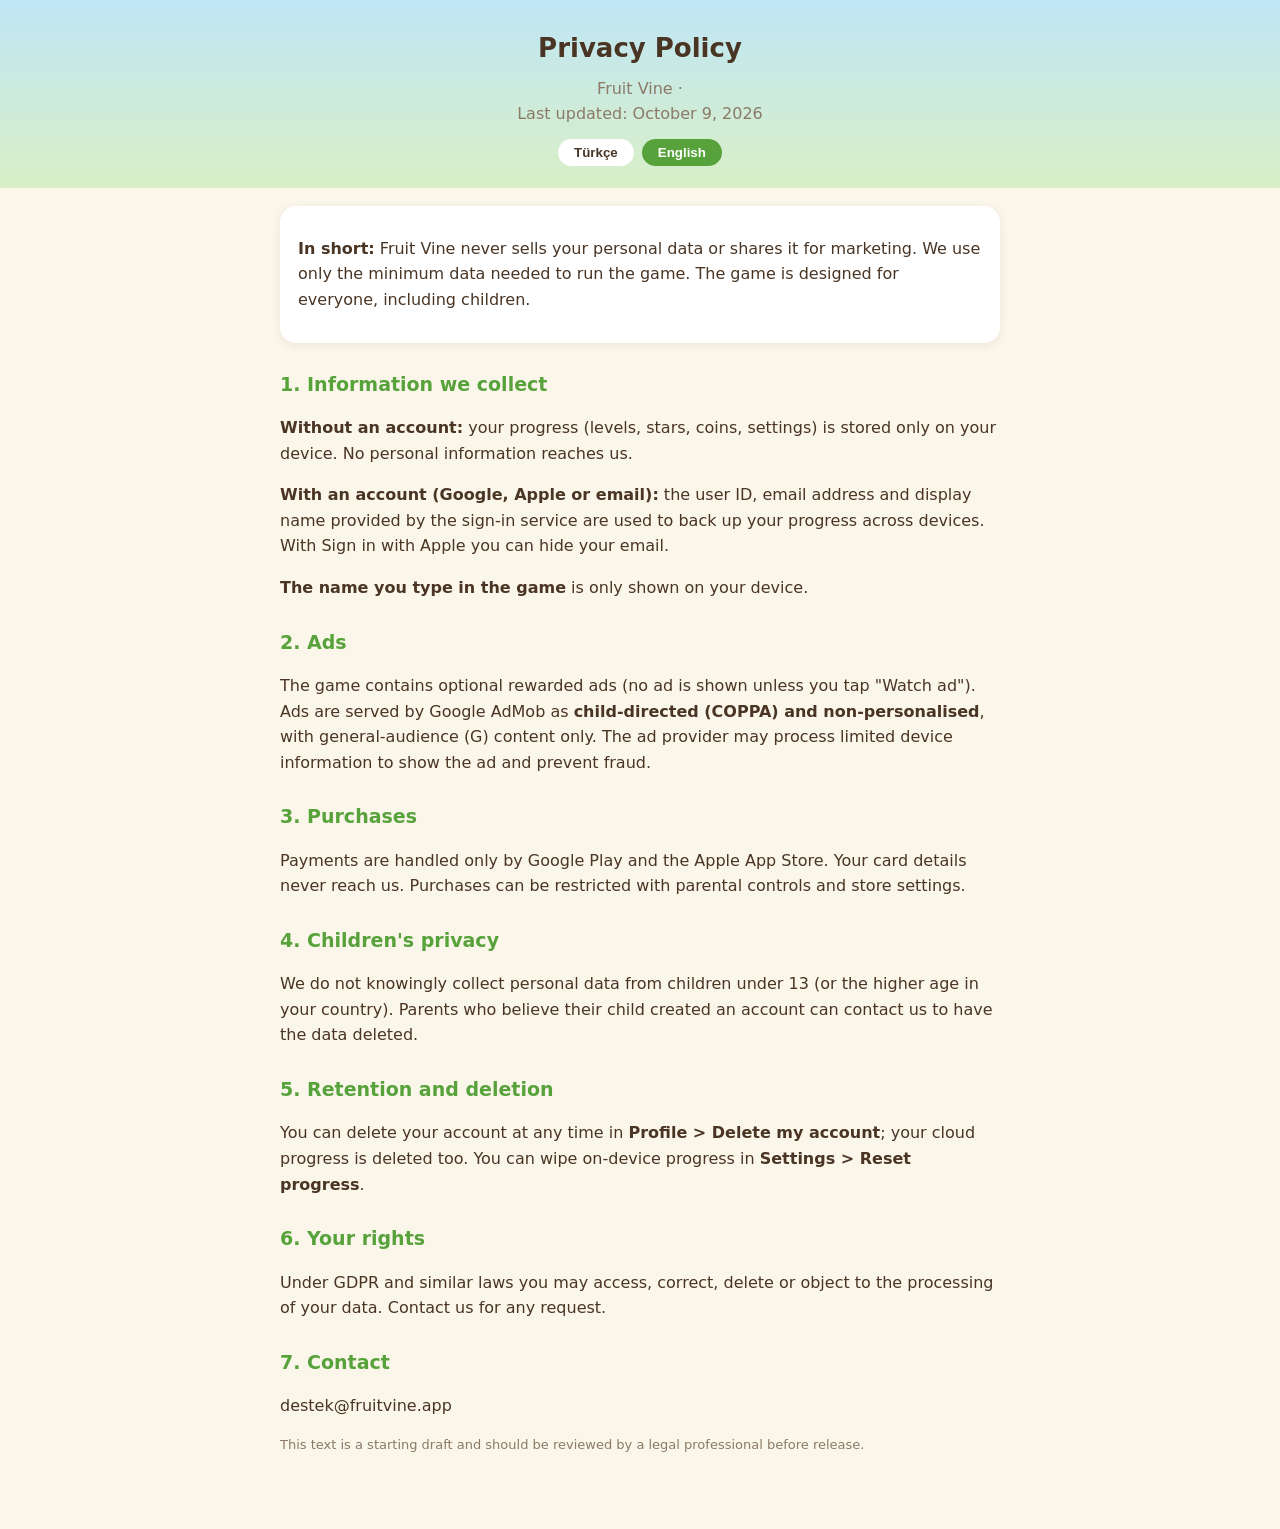
<file: privacy.html>
<!doctype html><html><head><meta charset="utf-8"><meta name="viewport" content="width=device-width,initial-scale=1">
<title>Fruit Vine – Gizlilik Politikası / Privacy Policy</title><style>
:root{--g:#58a23c;--ink:#4a3524;--mute:#8a7a66;--bg:#fbf6ea}
*{box-sizing:border-box}body{margin:0;font-family:Nunito,Fredoka,system-ui,-apple-system,sans-serif;background:var(--bg);color:var(--ink);line-height:1.6}
header{background:linear-gradient(180deg,#bfe6f5,#d9efc6);padding:28px 20px 22px;text-align:center}
h1{margin:0;font-size:26px}header p{margin:6px 0 0;color:var(--mute)}
main{max-width:760px;margin:0 auto;padding:18px 20px 60px}h2{font-size:19px;margin:26px 0 6px;color:var(--g)}
.card{background:#fff;border-radius:16px;padding:14px 18px;box-shadow:0 2px 8px rgba(60,40,20,.08)}
.lang{display:flex;gap:8px;justify-content:center;margin-top:12px}.lang button{border:0;border-radius:20px;padding:6px 16px;font-weight:800;cursor:pointer;background:#fff;color:var(--ink)}
.lang button.on{background:var(--g);color:#fff}[data-l]{display:none}body.tr [data-l=tr],body.en [data-l=en]{display:block}
.note{font-size:13px;color:var(--mute)}
</style>
<script>function L(l){document.body.className=l;document.querySelectorAll('.lang button').forEach(b=>b.classList.toggle('on',b.dataset.k===l));}
addEventListener('DOMContentLoaded',()=>L((navigator.language||'tr').toLowerCase().startsWith('tr')?'tr':'en'));</script></head><body class="tr">
<header><h1><span data-l="tr">Gizlilik Politikası</span><span data-l="en">Privacy Policy</span></h1><p>Fruit Vine · <span data-l="tr">Son güncelleme: 9 Ekim 2026</span><span data-l="en">Last updated: October 9, 2026</span></p>
<div class="lang"><button data-k="tr" onclick="L('tr')">Türkçe</button><button data-k="en" onclick="L('en')">English</button></div></header>
<main><div data-l="tr"><div class="card"><p><b>Kısaca:</b> Fruit Vine kişisel verilerini satmaz ve kimseyle pazarlamak için paylaşmaz. Oyunun çalışması için gereken en az veriyi kullanırız. Oyun çocuklar dahil herkes için tasarlanmıştır.</p></div>
<h2>1. Toplanan bilgiler</h2><p><b>Hesap açmazsan:</b> İlerlemen (bölümler, yıldızlar, altın, ayarlar) sadece cihazında saklanır. Bize hiçbir kişisel bilgi gelmez.</p>
<p><b>Hesap açarsan (Google, Apple veya e-posta ile):</b> Giriş sağlayıcının bize verdiği kullanıcı kimliği, e-posta adresi ve görünen adın, ilerlemeni cihazlar arasında yedeklemek için kullanılır. Apple ile girişte e-postanı gizleyebilirsin.</p>
<p><b>Oyun içinde yazdığın isim</b> sadece cihazında görünür.</p>
<h2>2. Reklamlar</h2><p>Oyun isteğe bağlı ödüllü reklamlar içerir (sen "Reklam izle" demedikçe reklam çıkmaz). Reklamlar Google AdMob tarafından, <b>çocuklara yönelik (COPPA) ve kişiselleştirilmemiş</b> olarak, sadece genel izleyici (G) içeriğiyle sunulur. Reklam sağlayıcı, reklamı göstermek ve sahtekarlığı önlemek için sınırlı cihaz bilgisi işleyebilir.</p>
<h2>3. Satın almalar</h2><p>Ödemeler yalnızca Google Play ve Apple App Store üzerinden yapılır. Kart bilgilerin bize hiç ulaşmaz. Satın almalar ebeveyn onayı ve mağaza ayarlarınla sınırlandırılabilir.</p>
<h2>4. Çocukların gizliliği</h2><p>13 yaşın (bulunduğun ülkede daha yüksekse o yaşın) altındaki çocuklardan bilerek kişisel veri toplamayız. Çocuğun hesap açtığını düşünen ebeveynler bize yazarak verilerin silinmesini isteyebilir.</p>
<h2>5. Verilerin saklanması ve silinmesi</h2><p>Hesabını istediğin zaman <b>Profil &gt; Hesabımı sil</b> ile silebilirsin; buluttaki ilerlemen de silinir. Cihazdaki ilerlemeyi <b>Ayarlar &gt; İlerlemeyi sıfırla</b> ile silebilirsin.</p>
<h2>6. Hakların</h2><p>KVKK ve GDPR kapsamında verilerine erişme, düzeltme, silme ve itiraz etme hakların vardır. Talepler için bize yaz.</p>
<h2>7. İletişim</h2><p>destek@fruitvine.app</p><p class="note">Bu metin bir başlangıç taslağıdır; yayından önce bir hukuk uzmanına kontrol ettirilmelidir.</p></div><div data-l="en"><div class="card"><p><b>In short:</b> Fruit Vine never sells your personal data or shares it for marketing. We use only the minimum data needed to run the game. The game is designed for everyone, including children.</p></div>
<h2>1. Information we collect</h2><p><b>Without an account:</b> your progress (levels, stars, coins, settings) is stored only on your device. No personal information reaches us.</p>
<p><b>With an account (Google, Apple or email):</b> the user ID, email address and display name provided by the sign-in service are used to back up your progress across devices. With Sign in with Apple you can hide your email.</p>
<p><b>The name you type in the game</b> is only shown on your device.</p>
<h2>2. Ads</h2><p>The game contains optional rewarded ads (no ad is shown unless you tap "Watch ad"). Ads are served by Google AdMob as <b>child-directed (COPPA) and non-personalised</b>, with general-audience (G) content only. The ad provider may process limited device information to show the ad and prevent fraud.</p>
<h2>3. Purchases</h2><p>Payments are handled only by Google Play and the Apple App Store. Your card details never reach us. Purchases can be restricted with parental controls and store settings.</p>
<h2>4. Children's privacy</h2><p>We do not knowingly collect personal data from children under 13 (or the higher age in your country). Parents who believe their child created an account can contact us to have the data deleted.</p>
<h2>5. Retention and deletion</h2><p>You can delete your account at any time in <b>Profile &gt; Delete my account</b>; your cloud progress is deleted too. You can wipe on-device progress in <b>Settings &gt; Reset progress</b>.</p>
<h2>6. Your rights</h2><p>Under GDPR and similar laws you may access, correct, delete or object to the processing of your data. Contact us for any request.</p>
<h2>7. Contact</h2><p>destek@fruitvine.app</p><p class="note">This text is a starting draft and should be reviewed by a legal professional before release.</p></div></main></body></html>
</file>
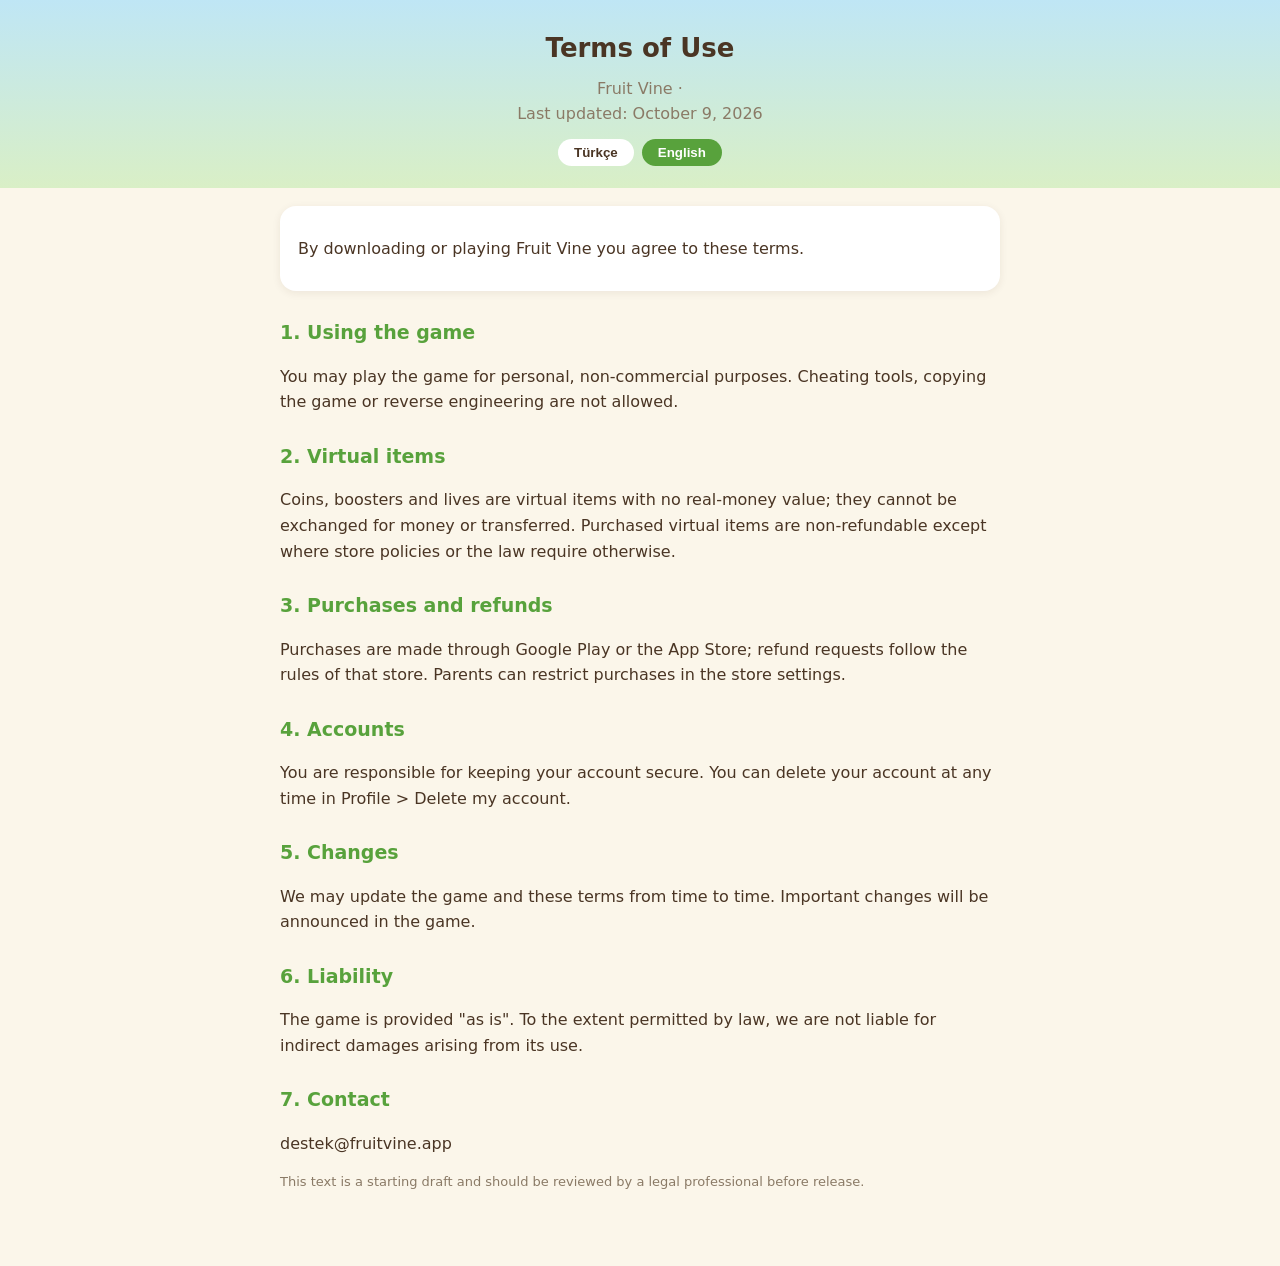
<file: terms.html>
<!doctype html><html><head><meta charset="utf-8"><meta name="viewport" content="width=device-width,initial-scale=1">
<title>Fruit Vine – Kullanım Koşulları / Terms of Use</title><style>
:root{--g:#58a23c;--ink:#4a3524;--mute:#8a7a66;--bg:#fbf6ea}
*{box-sizing:border-box}body{margin:0;font-family:Nunito,Fredoka,system-ui,-apple-system,sans-serif;background:var(--bg);color:var(--ink);line-height:1.6}
header{background:linear-gradient(180deg,#bfe6f5,#d9efc6);padding:28px 20px 22px;text-align:center}
h1{margin:0;font-size:26px}header p{margin:6px 0 0;color:var(--mute)}
main{max-width:760px;margin:0 auto;padding:18px 20px 60px}h2{font-size:19px;margin:26px 0 6px;color:var(--g)}
.card{background:#fff;border-radius:16px;padding:14px 18px;box-shadow:0 2px 8px rgba(60,40,20,.08)}
.lang{display:flex;gap:8px;justify-content:center;margin-top:12px}.lang button{border:0;border-radius:20px;padding:6px 16px;font-weight:800;cursor:pointer;background:#fff;color:var(--ink)}
.lang button.on{background:var(--g);color:#fff}[data-l]{display:none}body.tr [data-l=tr],body.en [data-l=en]{display:block}
.note{font-size:13px;color:var(--mute)}
</style>
<script>function L(l){document.body.className=l;document.querySelectorAll('.lang button').forEach(b=>b.classList.toggle('on',b.dataset.k===l));}
addEventListener('DOMContentLoaded',()=>L((navigator.language||'tr').toLowerCase().startsWith('tr')?'tr':'en'));</script></head><body class="tr">
<header><h1><span data-l="tr">Kullanım Koşulları</span><span data-l="en">Terms of Use</span></h1><p>Fruit Vine · <span data-l="tr">Son güncelleme: 9 Ekim 2026</span><span data-l="en">Last updated: October 9, 2026</span></p>
<div class="lang"><button data-k="tr" onclick="L('tr')">Türkçe</button><button data-k="en" onclick="L('en')">English</button></div></header>
<main><div data-l="tr"><div class="card"><p>Fruit Vine'ı indirerek veya oynayarak bu koşulları kabul etmiş olursun.</p></div>
<h2>1. Oyunu kullanma</h2><p>Oyunu kişisel ve ticari olmayan amaçlarla oynayabilirsin. Hile yazılımı kullanmak, oyunu kopyalamak veya tersine mühendislik yapmak yasaktır.</p>
<h2>2. Sanal öğeler</h2><p>Altın, güçler ve canlar gerçek para değeri olmayan sanal öğelerdir; gerçek paraya çevrilemez, devredilemez. Satın alınan sanal öğeler, yürürlükteki mağaza politikaları ve kanunlar dışında iade edilmez.</p>
<h2>3. Satın almalar ve iadeler</h2><p>Satın almalar Google Play veya App Store üzerinden yapılır; iade talepleri ilgili mağazanın kurallarına tabidir. Ebeveynler satın almaları mağaza ayarlarından sınırlayabilir.</p>
<h2>4. Hesaplar</h2><p>Hesabının güvenliğinden sen sorumlusun. Hesabını istediğin zaman Profil &gt; Hesabımı sil ile silebilirsin.</p>
<h2>5. Değişiklikler</h2><p>Oyunu ve bu koşulları zaman zaman güncelleyebiliriz. Önemli değişiklikleri oyun içinde duyururuz.</p>
<h2>6. Sorumluluk</h2><p>Oyun "olduğu gibi" sunulur. Kanunun izin verdiği ölçüde, oyunun kullanımından doğan dolaylı zararlardan sorumlu değiliz.</p>
<h2>7. İletişim</h2><p>destek@fruitvine.app</p><p class="note">Bu metin bir başlangıç taslağıdır; yayından önce bir hukuk uzmanına kontrol ettirilmelidir.</p></div><div data-l="en"><div class="card"><p>By downloading or playing Fruit Vine you agree to these terms.</p></div>
<h2>1. Using the game</h2><p>You may play the game for personal, non-commercial purposes. Cheating tools, copying the game or reverse engineering are not allowed.</p>
<h2>2. Virtual items</h2><p>Coins, boosters and lives are virtual items with no real-money value; they cannot be exchanged for money or transferred. Purchased virtual items are non-refundable except where store policies or the law require otherwise.</p>
<h2>3. Purchases and refunds</h2><p>Purchases are made through Google Play or the App Store; refund requests follow the rules of that store. Parents can restrict purchases in the store settings.</p>
<h2>4. Accounts</h2><p>You are responsible for keeping your account secure. You can delete your account at any time in Profile &gt; Delete my account.</p>
<h2>5. Changes</h2><p>We may update the game and these terms from time to time. Important changes will be announced in the game.</p>
<h2>6. Liability</h2><p>The game is provided "as is". To the extent permitted by law, we are not liable for indirect damages arising from its use.</p>
<h2>7. Contact</h2><p>destek@fruitvine.app</p><p class="note">This text is a starting draft and should be reviewed by a legal professional before release.</p></div></main></body></html>
</file>
<file: fonts/fonts.css>
/* fredoka-latin-ext-500-normal */
@font-face {
  font-family: 'Fredoka';
  font-style: normal;
  font-display: swap;
  font-weight: 500;
  src: url(fredoka-latin-ext-500-normal.woff2) format('woff2');
  unicode-range: U+0100-02BA,U+02BD-02C5,U+02C7-02CC,U+02CE-02D7,U+02DD-02FF,U+0304,U+0308,U+0329,U+1D00-1DBF,U+1E00-1E9F,U+1EF2-1EFF,U+2020,U+20A0-20AB,U+20AD-20C0,U+2113,U+2C60-2C7F,U+A720-A7FF;
}
/* fredoka-latin-500-normal */
@font-face {
  font-family: 'Fredoka';
  font-style: normal;
  font-display: swap;
  font-weight: 500;
  src: url(fredoka-latin-500-normal.woff2) format('woff2');
  unicode-range: U+0000-00FF,U+0131,U+0152-0153,U+02BB-02BC,U+02C6,U+02DA,U+02DC,U+0304,U+0308,U+0329,U+2000-206F,U+20AC,U+2122,U+2191,U+2193,U+2212,U+2215,U+FEFF,U+FFFD;
}
/* fredoka-latin-ext-600-normal */
@font-face {
  font-family: 'Fredoka';
  font-style: normal;
  font-display: swap;
  font-weight: 600;
  src: url(fredoka-latin-ext-600-normal.woff2) format('woff2');
  unicode-range: U+0100-02BA,U+02BD-02C5,U+02C7-02CC,U+02CE-02D7,U+02DD-02FF,U+0304,U+0308,U+0329,U+1D00-1DBF,U+1E00-1E9F,U+1EF2-1EFF,U+2020,U+20A0-20AB,U+20AD-20C0,U+2113,U+2C60-2C7F,U+A720-A7FF;
}
/* fredoka-latin-600-normal */
@font-face {
  font-family: 'Fredoka';
  font-style: normal;
  font-display: swap;
  font-weight: 600;
  src: url(fredoka-latin-600-normal.woff2) format('woff2');
  unicode-range: U+0000-00FF,U+0131,U+0152-0153,U+02BB-02BC,U+02C6,U+02DA,U+02DC,U+0304,U+0308,U+0329,U+2000-206F,U+20AC,U+2122,U+2191,U+2193,U+2212,U+2215,U+FEFF,U+FFFD;
}
/* fredoka-latin-ext-700-normal */
@font-face {
  font-family: 'Fredoka';
  font-style: normal;
  font-display: swap;
  font-weight: 700;
  src: url(fredoka-latin-ext-700-normal.woff2) format('woff2');
  unicode-range: U+0100-02BA,U+02BD-02C5,U+02C7-02CC,U+02CE-02D7,U+02DD-02FF,U+0304,U+0308,U+0329,U+1D00-1DBF,U+1E00-1E9F,U+1EF2-1EFF,U+2020,U+20A0-20AB,U+20AD-20C0,U+2113,U+2C60-2C7F,U+A720-A7FF;
}
/* fredoka-latin-700-normal */
@font-face {
  font-family: 'Fredoka';
  font-style: normal;
  font-display: swap;
  font-weight: 700;
  src: url(fredoka-latin-700-normal.woff2) format('woff2');
  unicode-range: U+0000-00FF,U+0131,U+0152-0153,U+02BB-02BC,U+02C6,U+02DA,U+02DC,U+0304,U+0308,U+0329,U+2000-206F,U+20AC,U+2122,U+2191,U+2193,U+2212,U+2215,U+FEFF,U+FFFD;
}
/* nunito-latin-ext-700-normal */
@font-face {
  font-family: 'Nunito';
  font-style: normal;
  font-display: swap;
  font-weight: 700;
  src: url(nunito-latin-ext-700-normal.woff2) format('woff2');
  unicode-range: U+0100-02BA,U+02BD-02C5,U+02C7-02CC,U+02CE-02D7,U+02DD-02FF,U+0304,U+0308,U+0329,U+1D00-1DBF,U+1E00-1E9F,U+1EF2-1EFF,U+2020,U+20A0-20AB,U+20AD-20C0,U+2113,U+2C60-2C7F,U+A720-A7FF;
}
/* nunito-latin-700-normal */
@font-face {
  font-family: 'Nunito';
  font-style: normal;
  font-display: swap;
  font-weight: 700;
  src: url(nunito-latin-700-normal.woff2) format('woff2');
  unicode-range: U+0000-00FF,U+0131,U+0152-0153,U+02BB-02BC,U+02C6,U+02DA,U+02DC,U+0304,U+0308,U+0329,U+2000-206F,U+20AC,U+2122,U+2191,U+2193,U+2212,U+2215,U+FEFF,U+FFFD;
}
/* nunito-latin-ext-800-normal */
@font-face {
  font-family: 'Nunito';
  font-style: normal;
  font-display: swap;
  font-weight: 800;
  src: url(nunito-latin-ext-800-normal.woff2) format('woff2');
  unicode-range: U+0100-02BA,U+02BD-02C5,U+02C7-02CC,U+02CE-02D7,U+02DD-02FF,U+0304,U+0308,U+0329,U+1D00-1DBF,U+1E00-1E9F,U+1EF2-1EFF,U+2020,U+20A0-20AB,U+20AD-20C0,U+2113,U+2C60-2C7F,U+A720-A7FF;
}
/* nunito-latin-800-normal */
@font-face {
  font-family: 'Nunito';
  font-style: normal;
  font-display: swap;
  font-weight: 800;
  src: url(nunito-latin-800-normal.woff2) format('woff2');
  unicode-range: U+0000-00FF,U+0131,U+0152-0153,U+02BB-02BC,U+02C6,U+02DA,U+02DC,U+0304,U+0308,U+0329,U+2000-206F,U+20AC,U+2122,U+2191,U+2193,U+2212,U+2215,U+FEFF,U+FFFD;
}
/* nunito-latin-ext-900-normal */
@font-face {
  font-family: 'Nunito';
  font-style: normal;
  font-display: swap;
  font-weight: 900;
  src: url(nunito-latin-ext-900-normal.woff2) format('woff2');
  unicode-range: U+0100-02BA,U+02BD-02C5,U+02C7-02CC,U+02CE-02D7,U+02DD-02FF,U+0304,U+0308,U+0329,U+1D00-1DBF,U+1E00-1E9F,U+1EF2-1EFF,U+2020,U+20A0-20AB,U+20AD-20C0,U+2113,U+2C60-2C7F,U+A720-A7FF;
}
/* nunito-latin-900-normal */
@font-face {
  font-family: 'Nunito';
  font-style: normal;
  font-display: swap;
  font-weight: 900;
  src: url(nunito-latin-900-normal.woff2) format('woff2');
  unicode-range: U+0000-00FF,U+0131,U+0152-0153,U+02BB-02BC,U+02C6,U+02DA,U+02DC,U+0304,U+0308,U+0329,U+2000-206F,U+20AC,U+2122,U+2191,U+2193,U+2212,U+2215,U+FEFF,U+FFFD;
}
/* press-start-2p-latin-ext-400-normal */
@font-face {
  font-family: 'Press Start 2P';
  font-style: normal;
  font-display: swap;
  font-weight: 400;
  src: url(press-start-2p-latin-ext-400-normal.woff2) format('woff2');
  unicode-range: U+0100-02BA,U+02BD-02C5,U+02C7-02CC,U+02CE-02D7,U+02DD-02FF,U+0304,U+0308,U+0329,U+1D00-1DBF,U+1E00-1E9F,U+1EF2-1EFF,U+2020,U+20A0-20AB,U+20AD-20C0,U+2113,U+2C60-2C7F,U+A720-A7FF;
}
/* press-start-2p-latin-400-normal */
@font-face {
  font-family: 'Press Start 2P';
  font-style: normal;
  font-display: swap;
  font-weight: 400;
  src: url(press-start-2p-latin-400-normal.woff2) format('woff2');
  unicode-range: U+0000-00FF,U+0131,U+0152-0153,U+02BB-02BC,U+02C6,U+02DA,U+02DC,U+0304,U+0308,U+0329,U+2000-206F,U+20AC,U+2122,U+2191,U+2193,U+2212,U+2215,U+FEFF,U+FFFD;
}
</file>
